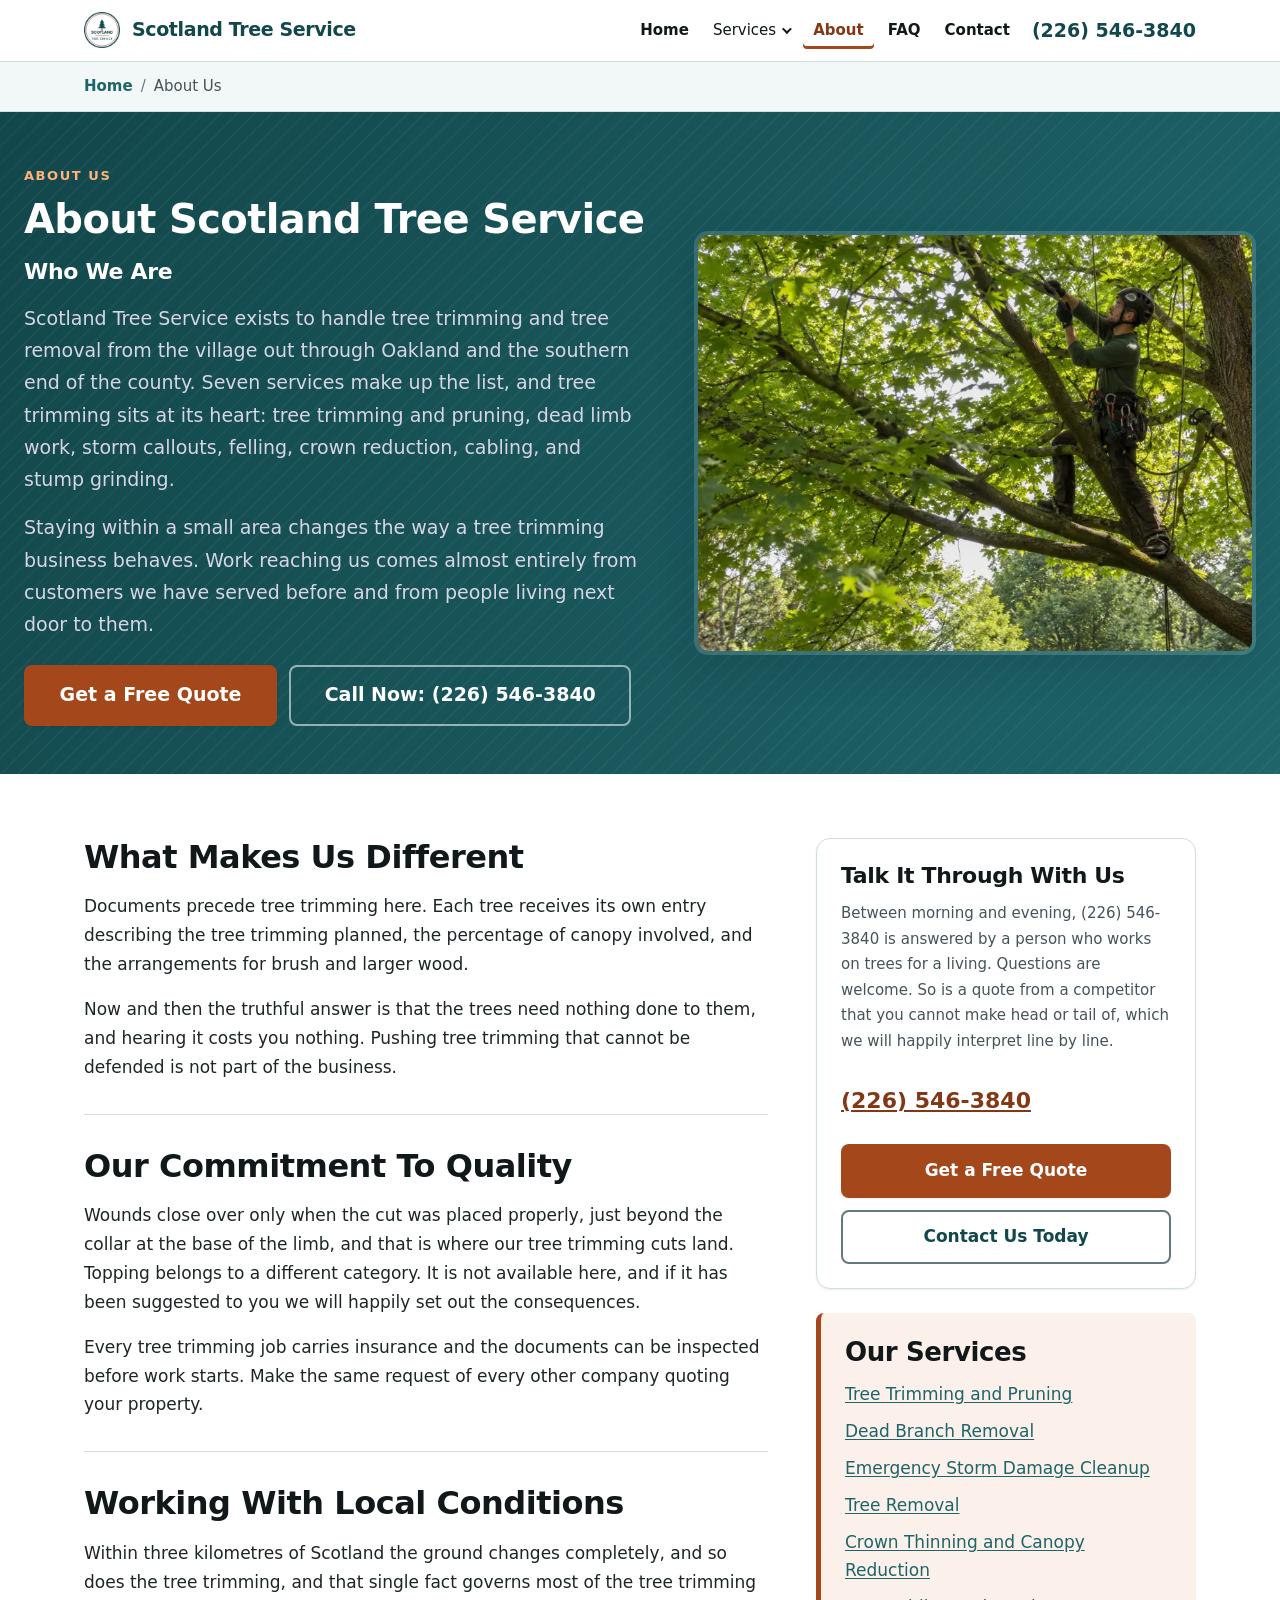
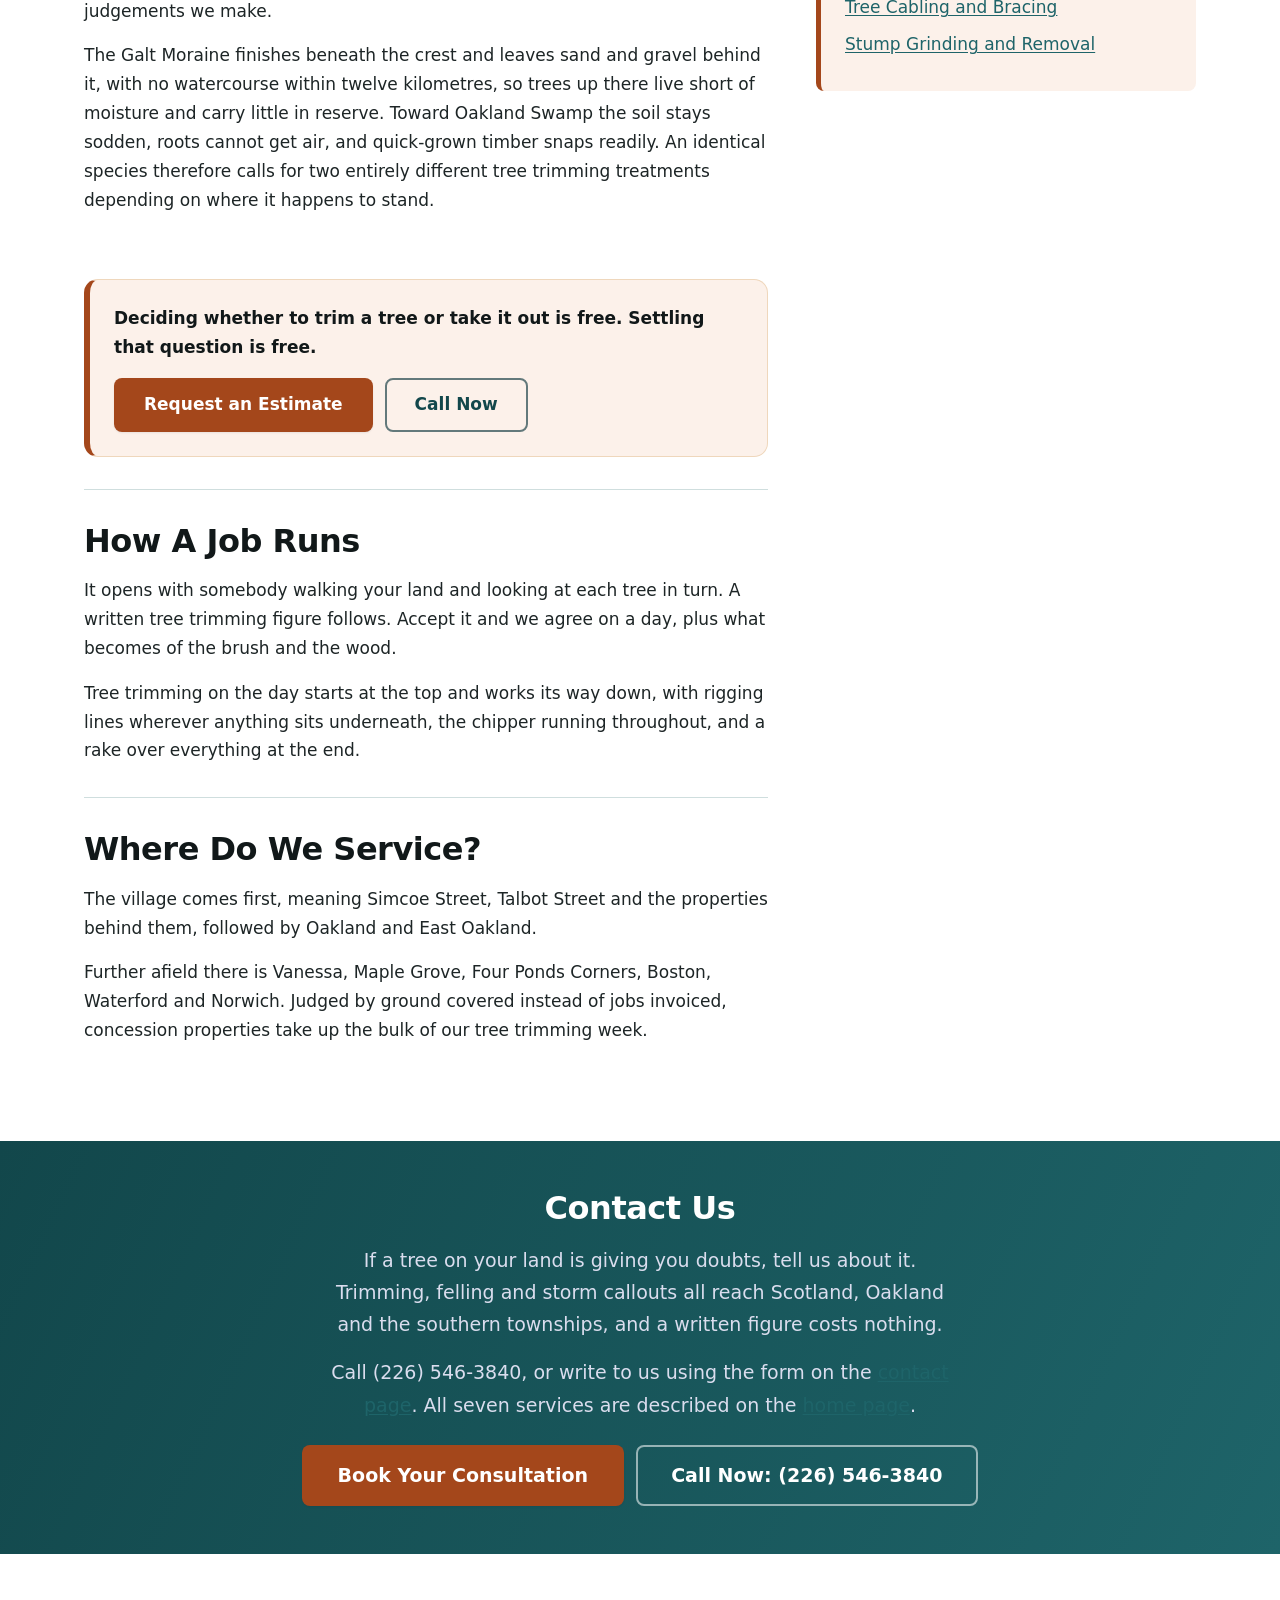
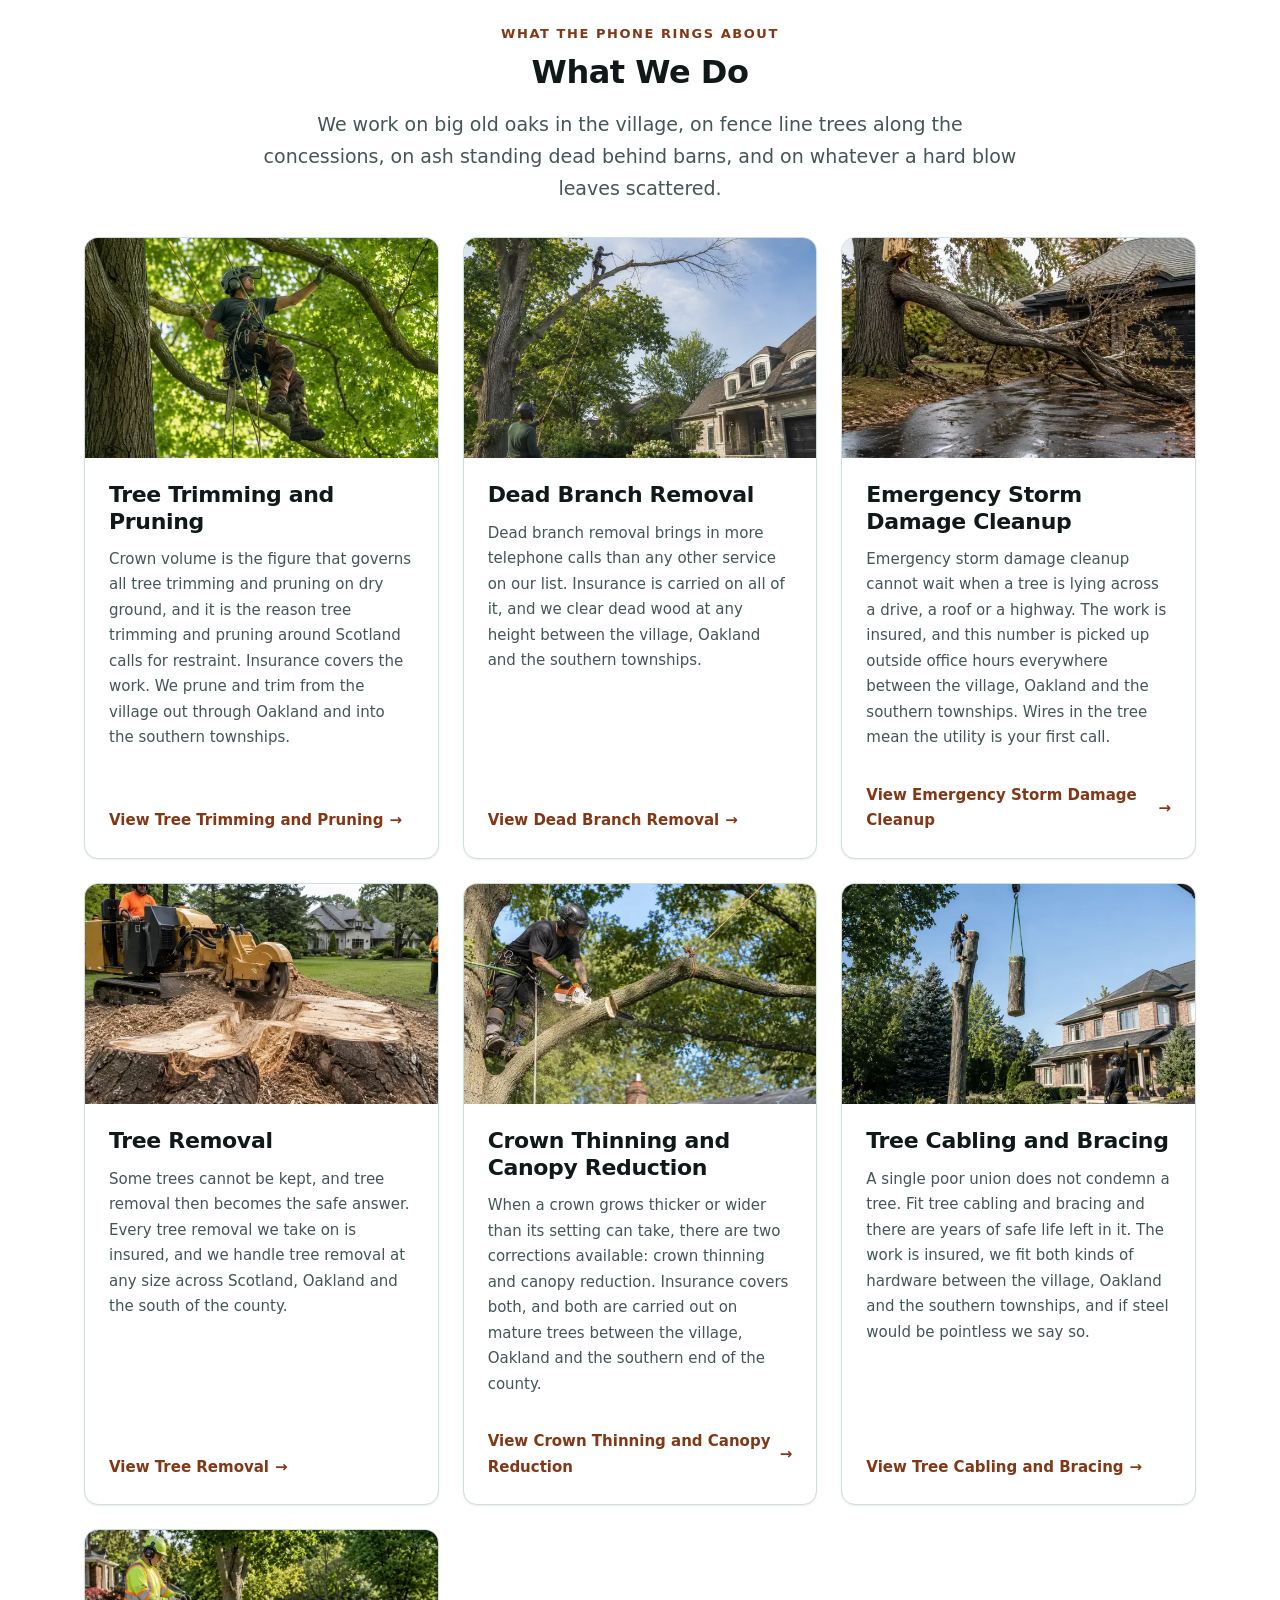
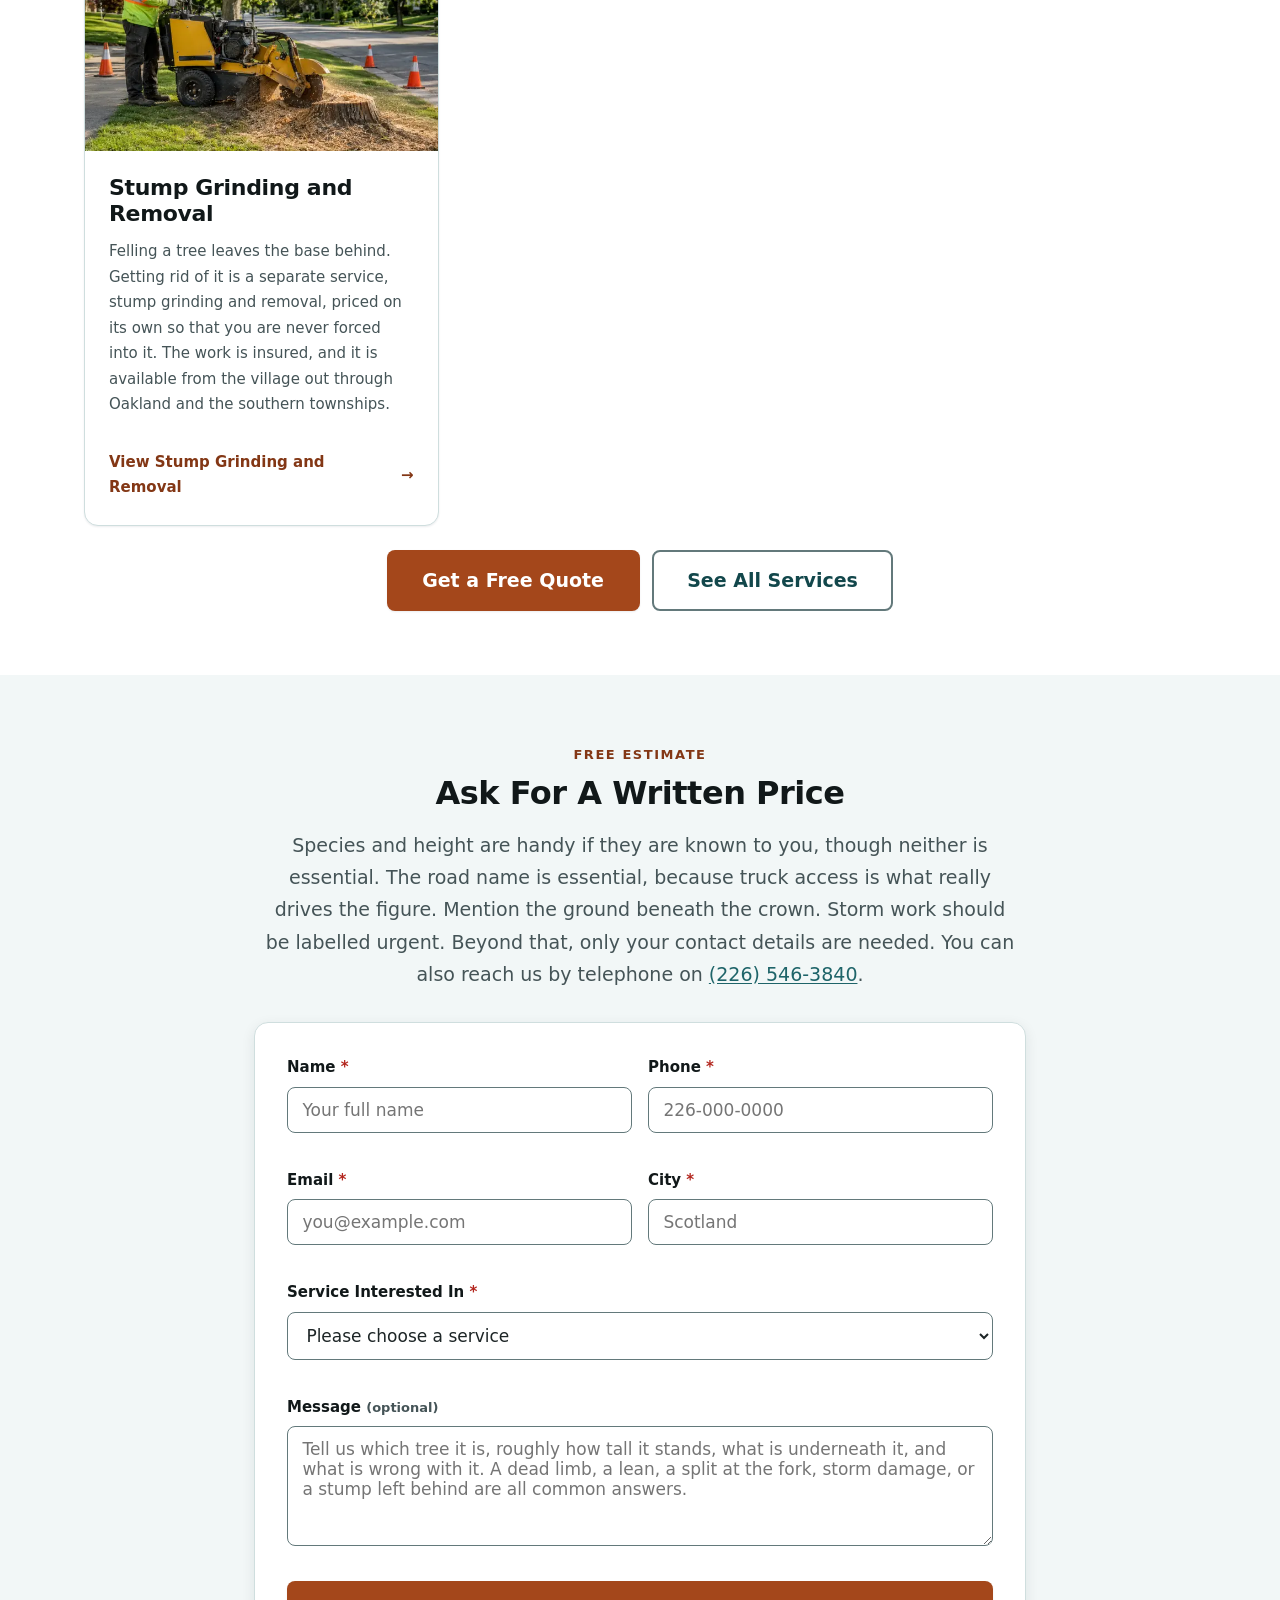
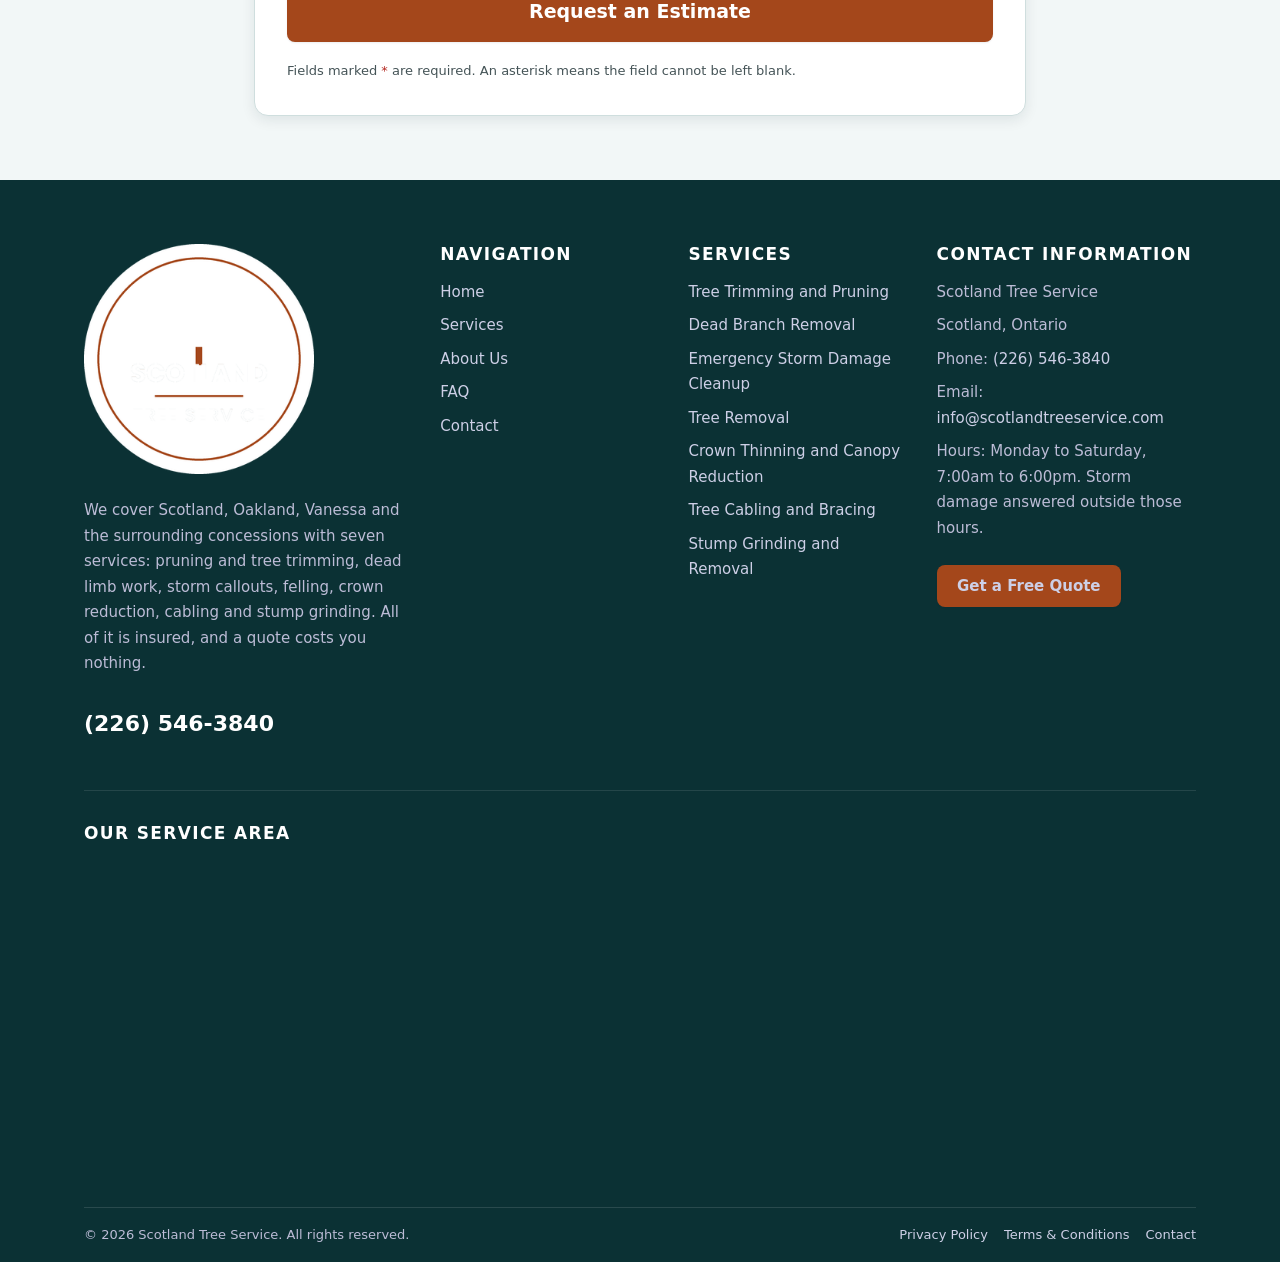
<file: site/about.html>
<!DOCTYPE html>
<html lang="en-CA">
<head>
<meta charset="utf-8">
<meta name="viewport" content="width=device-width, initial-scale=1">
<meta name="theme-color" content="#12474B">

<!-- ===== SEO: unique title + description ===== -->
<title>About Us | Scotland Tree Service, Ontario</title>
<meta name="description" content="A local tree service in Scotland, Ontario. Fully insured, written quotes, and no tree is ever topped. Call (226) 546-3840.">
<meta name="robots" content="index, follow, max-image-preview:large">
<meta name="author" content="Scotland Tree Service">
<meta name="geo.region" content="CA-ON">
<meta name="geo.placename" content="Scotland, Ontario">

<link rel="canonical" href="https://www.scotlandtreeservice.com/about">

<!-- ===== Open Graph / social sharing ===== -->
<meta property="og:type" content="website">
<meta property="og:site_name" content="Scotland Tree Service">
<meta property="og:locale" content="en_CA">
<meta property="og:title" content="About Us | Scotland Tree Service, Ontario">
<meta property="og:description" content="A local tree service in Scotland, Ontario. Fully insured, written quotes, and no tree is ever topped. Call (226) 546-3840.">
<meta property="og:url" content="https://www.scotlandtreeservice.com/about">
<meta property="og:image" content="https://www.scotlandtreeservice.com/images/og-image.jpg">
<meta property="og:image:width" content="1200">
<meta property="og:image:height" content="630">
<meta property="og:image:type" content="image/jpeg">
<meta property="og:image:alt" content="Scotland Tree Service - tree trimming in Scotland, Ontario">
<meta name="twitter:card" content="summary_large_image">
<meta name="twitter:title" content="About Us | Scotland Tree Service, Ontario">
<meta name="twitter:description" content="A local tree service in Scotland, Ontario. Fully insured, written quotes, and no tree is ever topped. Call (226) 546-3840.">
<meta name="twitter:image" content="https://www.scotlandtreeservice.com/images/og-image.jpg">

<!-- Fingerprinted. _headers caches /images/* for a year as immutable, and
     unlike the photographs these filenames never change - so without a
     ?v=<hash> a rebranded favicon can never reach anyone who already
     visited. Browsers ignore reloads for immutable assets; only a new URL
     works. -->
<link rel="icon" href="images/favicon.ico?v=dc7d6154" sizes="any">
<link rel="icon" type="image/png" sizes="32x32" href="images/icon-32.png?v=fe511a99">
<link rel="icon" type="image/png" sizes="16x16" href="images/icon-16.png?v=2eeb1114">
<link rel="apple-touch-icon" sizes="180x180" href="images/icon-180.png?v=2347e97f">
<link rel="manifest" href="site.webmanifest">
<link rel="stylesheet" href="style.css?v=99626802">
<script src="script.js?v=3b63bb79" defer></script>

<!-- ===== Schema.org: Local Business ===== -->
<script type="application/ld+json">
{
  "@context": "https://schema.org",
  "@type": "HomeAndConstructionBusiness",
  "@id": "https://www.scotlandtreeservice.com/#business",
  "name": "Scotland Tree Service",
  "description": "Tree trimming, tree removal and emergency storm damage cleanup for homes and property owners in Scotland, Ontario and the County of Brant.",
  "url": "https://www.scotlandtreeservice.com/",
  "telephone": "(226) 546-3840",
  "email": "info@scotlandtreeservice.com",
  "image": "https://www.scotlandtreeservice.com/images/og-image.jpg",
  "logo": "https://www.scotlandtreeservice.com/images/logo.png",
  "priceRange": "$$",
  "address": {
    "@type": "PostalAddress",
    "addressLocality": "Scotland",
    "addressRegion": "ON",
    "addressCountry": "CA"
  },
  "geo": {
    "@type": "GeoCoordinates",
    "latitude": "43.0246",
    "longitude": "-80.3743"
  },
  "openingHoursSpecification": [
    {
      "@type": "OpeningHoursSpecification",
      "dayOfWeek": [
        "Monday",
        "Tuesday",
        "Wednesday",
        "Thursday",
        "Friday",
        "Saturday"
      ],
      "opens": "07:00",
      "closes": "18:00"
    }
  ],
  "areaServed": [
    {
      "@type": "City",
      "name": "Scotland"
    },
    {
      "@type": "City",
      "name": "Oakland"
    },
    {
      "@type": "City",
      "name": "East Oakland"
    },
    {
      "@type": "City",
      "name": "Vanessa"
    },
    {
      "@type": "City",
      "name": "Maple Grove"
    },
    {
      "@type": "City",
      "name": "Four Ponds Corners"
    },
    {
      "@type": "City",
      "name": "Boston"
    },
    {
      "@type": "City",
      "name": "Waterford"
    },
    {
      "@type": "City",
      "name": "Norwich"
    }
  ],
  "hasOfferCatalog": {
    "@type": "OfferCatalog",
    "name": "Tree Trimming and Tree Removal Services",
    "itemListElement": [
      {
        "@type": "Offer",
        "itemOffered": {
          "@type": "Service",
          "name": "Tree Trimming and Pruning"
        }
      },
      {
        "@type": "Offer",
        "itemOffered": {
          "@type": "Service",
          "name": "Dead Branch Removal"
        }
      },
      {
        "@type": "Offer",
        "itemOffered": {
          "@type": "Service",
          "name": "Emergency Storm Damage Cleanup"
        }
      },
      {
        "@type": "Offer",
        "itemOffered": {
          "@type": "Service",
          "name": "Tree Removal"
        }
      },
      {
        "@type": "Offer",
        "itemOffered": {
          "@type": "Service",
          "name": "Crown Thinning and Canopy Reduction"
        }
      },
      {
        "@type": "Offer",
        "itemOffered": {
          "@type": "Service",
          "name": "Tree Cabling and Bracing"
        }
      },
      {
        "@type": "Offer",
        "itemOffered": {
          "@type": "Service",
          "name": "Stump Grinding and Removal"
        }
      }
    ]
  }
}
</script>
<script type="application/ld+json">
{
  "@context": "https://schema.org",
  "@type": "BreadcrumbList",
  "itemListElement": [
    {
      "@type": "ListItem",
      "position": 1,
      "name": "Home",
      "item": "https://www.scotlandtreeservice.com/"
    },
    {
      "@type": "ListItem",
      "position": 2,
      "name": "About Us",
      "item": "https://www.scotlandtreeservice.com/"
    }
  ]
}
</script>
</head>
<body>
<a class="skip-link" href="#main">Skip to main content</a>

<header class="site-header site-header--compact">
  <div class="container site-header__inner">
    <a class="logo" href="/" aria-label="Scotland Tree Service home page">
      <img src="images/icon-96.png" alt="Scotland Tree Service logo"
           width="36" height="36" fetchpriority="high">
      <span class="logo__text">
        <span class="logo__name">Scotland Tree Service</span>
      </span>
    </a>
    <button class="nav-burger" type="button" aria-expanded="false"
            aria-controls="primary-nav" aria-label="Open main menu">
      <span></span><span></span><span></span>
    </button>
    <nav class="nav" id="primary-nav" aria-label="Main navigation">
      <ul class="nav__list">
        <li><a class="nav__link" href="/">Home</a></li>
        <li class="nav__item--has-menu">
          <button class="nav__link nav__toggle" type="button"
                  aria-expanded="false" aria-controls="services-menu">Services</button>
          <ul class="nav__submenu" id="services-menu">
            <li><a href="/services">All Services</a></li>
            <li><a href="/tree-trimming-and-pruning">Tree Trimming and Pruning</a></li>
            <li><a href="/dead-branch-removal">Dead Branch Removal</a></li>
            <li><a href="/emergency-storm-damage-cleanup">Emergency Storm Damage Cleanup</a></li>
            <li><a href="/tree-removal">Tree Removal</a></li>
            <li><a href="/crown-thinning-and-canopy-reduction">Crown Thinning and Canopy Reduction</a></li>
            <li><a href="/tree-cabling-and-bracing">Tree Cabling and Bracing</a></li>
            <li><a href="/stump-grinding-and-removal">Stump Grinding and Removal</a></li>
          </ul>
        </li>
        <li><a class="nav__link" href="/about" aria-current="page">About</a></li>
        <li><a class="nav__link" href="/faq">FAQ</a></li>
        <li><a class="nav__link" href="/contact">Contact</a></li>
      </ul>
      <div class="header-cta">
        <a class="site-header__tel" href="tel:+12265463840">(226) 546-3840</a>
      </div>
    </nav>
  </div>
</header>

<!-- ============================= BREADCRUMBS ============================= -->
<nav class="breadcrumbs" aria-label="Breadcrumb">
  <div class="container">
    <ol>
      <li><a href="/">Home</a></li><li><span aria-current="page">About Us</span></li>
    </ol>
  </div>
</nav>

<main id="main">

<section class="hero hero--page hero--split" aria-labelledby="hero-heading">
  <div class="container hero__inner">
    <div class="hero__intro">
      <span class="eyebrow" style="color:#ffb37a;">About Us</span>
      <h1 id="hero-heading">About Scotland Tree Service</h1>
      <h2 style="color:#fff;font-size:var(--fs-lg);">Who We Are</h2>
      <p>Scotland Tree Service exists to handle tree trimming and tree removal from the village out through Oakland and the southern end of the county. Seven services make up the list, and tree trimming sits at its heart: tree trimming and pruning, dead limb work, storm callouts, felling, crown reduction, cabling, and stump grinding.</p>
      <p>Staying within a small area changes the way a tree trimming business behaves. Work reaching us comes almost entirely from customers we have served before and from people living next door to them.</p>
      <div class="btn-row">
        <a class="btn btn--primary btn--lg" href="#quote">Get a Free Quote</a>
        <a class="btn btn--ghost btn--lg" href="tel:+12265463840">Call Now: (226) 546-3840</a>
      </div>
    </div>
    <div class="hero__media">
      <picture>
        <source type="image/webp" srcset="images/about-scotland-800.webp 800w, images/about-scotland-1200.webp 1200w" sizes="(max-width: 1024px) 92vw, 460px">
        <img src="images/about-scotland-800.jpg" srcset="images/about-scotland-800.jpg 800w, images/about-scotland-1200.jpg 1200w" sizes="(max-width: 1024px) 92vw, 460px"
             alt="Climber ascending the trunk of a dying ash on rope and spikes" width="800" height="600" fetchpriority="high" decoding="async">
      </picture>
    </div>
  </div>
</section>

<section class="section" aria-labelledby="about-heading">
  <div class="container">
    <h2 id="about-heading" class="visually-hidden">About Scotland Tree Service</h2>
    <div class="layout-split">
      <div class="prose">
      <section class="content-block">
        <h2>What Makes Us Different</h2>
        <p>Documents precede tree trimming here. Each tree receives its own entry describing the tree trimming planned, the percentage of canopy involved, and the arrangements for brush and larger wood.</p>
        <p>Now and then the truthful answer is that the trees need nothing done to them, and hearing it costs you nothing. Pushing tree trimming that cannot be defended is not part of the business.</p>
      </section>
      <section class="content-block">
        <h2>Our Commitment To Quality</h2>
        <p>Wounds close over only when the cut was placed properly, just beyond the collar at the base of the limb, and that is where our tree trimming cuts land. Topping belongs to a different category. It is not available here, and if it has been suggested to you we will happily set out the consequences.</p>
        <p>Every tree trimming job carries insurance and the documents can be inspected before work starts. Make the same request of every other company quoting your property.</p>
      </section>
      <section class="content-block">
        <h2>Working With Local Conditions</h2>
        <p>Within three kilometres of Scotland the ground changes completely, and so does the tree trimming, and that single fact governs most of the tree trimming judgements we make.</p>
        <p>The Galt Moraine finishes beneath the crest and leaves sand and gravel behind it, with no watercourse within twelve kilometres, so trees up there live short of moisture and carry little in reserve. Toward Oakland Swamp the soil stays sodden, roots cannot get air, and quick-grown timber snaps readily. An identical species therefore calls for two entirely different tree trimming treatments depending on where it happens to stand.</p>
      </section>

      <!-- Mid-content conversion prompt -->
      <aside class="cta-inline" aria-label="Estimate call to action">
        <p>Deciding whether to trim a tree or take it out is free. Settling that question is free.</p>
        <div class="btn-row">
          <a class="btn btn--primary" href="#quote">Request an Estimate</a>
          <a class="btn btn--outline" href="tel:+12265463840">Call Now</a>
        </div>
      </aside>
      <section class="content-block">
        <h2>How A Job Runs</h2>
        <p>It opens with somebody walking your land and looking at each tree in turn. A written tree trimming figure follows. Accept it and we agree on a day, plus what becomes of the brush and the wood.</p>
        <p>Tree trimming on the day starts at the top and works its way down, with rigging lines wherever anything sits underneath, the chipper running throughout, and a rake over everything at the end.</p>
      </section>
      <section class="content-block">
        <h2>Where Do We Service?</h2>
        <p>The village comes first, meaning Simcoe Street, Talbot Street and the properties behind them, followed by Oakland and East Oakland.</p>
        <p>Further afield there is Vanessa, Maple Grove, Four Ponds Corners, Boston, Waterford and Norwich. Judged by ground covered instead of jobs invoiced, concession properties take up the bulk of our tree trimming week.</p>
      </section>
      </div>

      <!-- Sticky conversion sidebar -->
      <aside class="sidebar" aria-labelledby="sidebar-heading">
        <div class="card">
          <h3 id="sidebar-heading">Talk It Through With Us</h3>
          <p>Between morning and evening, (226) 546-3840 is answered by a person who works on trees for a living. Questions are welcome. So is a quote from a competitor that you cannot make head or tail of, which we will happily interpret line by line.</p>
          <p><a class="footer-phone" style="color:var(--color-accent-dark) !important;" href="tel:+12265463840">(226) 546-3840</a></p>
          <div class="btn-row">
            <a class="btn btn--primary btn--block" href="#quote">Get a Free Quote</a>
            <a class="btn btn--outline btn--block" href="/contact">Contact Us Today</a>
          </div>
        </div>
        <div class="panel" style="margin-top:var(--space-5);">
          <h3>Our Services</h3>
          <ul class="footer-list" style="padding:0;">
            <li><a href="/tree-trimming-and-pruning" style="color:var(--color-primary-light);">Tree Trimming and Pruning</a></li><li><a href="/dead-branch-removal" style="color:var(--color-primary-light);">Dead Branch Removal</a></li><li><a href="/emergency-storm-damage-cleanup" style="color:var(--color-primary-light);">Emergency Storm Damage Cleanup</a></li><li><a href="/tree-removal" style="color:var(--color-primary-light);">Tree Removal</a></li><li><a href="/crown-thinning-and-canopy-reduction" style="color:var(--color-primary-light);">Crown Thinning and Canopy Reduction</a></li><li><a href="/tree-cabling-and-bracing" style="color:var(--color-primary-light);">Tree Cabling and Bracing</a></li><li><a href="/stump-grinding-and-removal" style="color:var(--color-primary-light);">Stump Grinding and Removal</a></li>
          </ul>
        </div>
      </aside>

    </div>
  </div>
</section>

<section class="cta-band" aria-labelledby="about-close-heading">
  <div class="container">
    <h2 id="about-close-heading">Contact Us</h2>
    <p>If a tree on your land is giving you doubts, tell us about it. Trimming, felling and storm callouts all reach Scotland, Oakland and the southern townships, and a written figure costs nothing.</p>
    <p>Call (226) 546-3840, or write to us using the form on the <a href="/contact">contact page</a>. All seven services are described on the <a href="/">home page</a>.</p>
    <div class="btn-row is-centered">
      <a class="btn btn--primary btn--lg" href="#quote">Book Your Consultation</a>
      <a class="btn btn--ghost btn--lg" href="tel:+12265463840">Call Now: (226) 546-3840</a>
    </div>
  </div>
</section>


<!-- ============================= SERVICES GRID ============================= -->
<section class="section" id="services" aria-labelledby="services-heading">
  <div class="container">
    <div class="section-head is-centered">
      <span class="eyebrow">What The Phone Rings About</span>
      <h2 id="services-heading">What We Do</h2>
      <p class="lead">We work on big old oaks in the village, on fence line trees along the concessions, on ash standing dead behind barns, and on whatever a hard blow leaves scattered.</p>
    </div>
    <div class="grid grid--3">
      <article class="service-card">
        <div class="service-card__media">
          <picture>
            <source type="image/webp" srcset="images/service-tree-trimming-and-pruning-640.webp 640w, images/service-tree-trimming-and-pruning-960.webp 960w" sizes="(max-width: 620px) 92vw, (max-width: 1024px) 45vw, 340px">
            <img src="images/service-tree-trimming-and-pruning-640.jpg" srcset="images/service-tree-trimming-and-pruning-640.jpg 640w, images/service-tree-trimming-and-pruning-960.jpg 960w" sizes="(max-width: 620px) 92vw, (max-width: 1024px) 45vw, 340px"
                 alt="Climber tied in and working the upper growth of a mature maple" width="640" height="400" loading="lazy" decoding="async">
          </picture>
        </div>
        <div class="service-card__body">
          <h3><a href="/tree-trimming-and-pruning" style="text-decoration:none;color:inherit;">Tree Trimming and Pruning</a></h3>
          <p>Crown volume is the figure that governs all tree trimming and pruning on dry ground, and it is the reason tree trimming and pruning around Scotland calls for restraint. Insurance covers the work. We prune and trim from the village out through Oakland and into the southern townships.</p>
          <a class="service-card__link" href="/tree-trimming-and-pruning">View Tree Trimming and Pruning</a>
        </div>
      </article>
      <article class="service-card">
        <div class="service-card__media">
          <picture>
            <source type="image/webp" srcset="images/service-dead-branch-removal-640.webp 640w, images/service-dead-branch-removal-960.webp 960w" sizes="(max-width: 620px) 92vw, (max-width: 1024px) 45vw, 340px">
            <img src="images/service-dead-branch-removal-640.jpg" srcset="images/service-dead-branch-removal-640.jpg 640w, images/service-dead-branch-removal-960.jpg 960w" sizes="(max-width: 620px) 92vw, (max-width: 1024px) 45vw, 340px"
                 alt="Large broken limb caught in the crown above a lawn" width="640" height="400" loading="lazy" decoding="async">
          </picture>
        </div>
        <div class="service-card__body">
          <h3><a href="/dead-branch-removal" style="text-decoration:none;color:inherit;">Dead Branch Removal</a></h3>
          <p>Dead branch removal brings in more telephone calls than any other service on our list. Insurance is carried on all of it, and we clear dead wood at any height between the village, Oakland and the southern townships.</p>
          <a class="service-card__link" href="/dead-branch-removal">View Dead Branch Removal</a>
        </div>
      </article>
      <article class="service-card">
        <div class="service-card__media">
          <picture>
            <source type="image/webp" srcset="images/service-emergency-storm-damage-cleanup-640.webp 640w, images/service-emergency-storm-damage-cleanup-960.webp 960w" sizes="(max-width: 620px) 92vw, (max-width: 1024px) 45vw, 340px">
            <img src="images/service-emergency-storm-damage-cleanup-640.jpg" srcset="images/service-emergency-storm-damage-cleanup-640.jpg 640w, images/service-emergency-storm-damage-cleanup-960.jpg 960w" sizes="(max-width: 620px) 92vw, (max-width: 1024px) 45vw, 340px"
                 alt="Storm-thrown tree resting across a fence line after a blow" width="640" height="400" loading="lazy" decoding="async">
          </picture>
        </div>
        <div class="service-card__body">
          <h3><a href="/emergency-storm-damage-cleanup" style="text-decoration:none;color:inherit;">Emergency Storm Damage Cleanup</a></h3>
          <p>Emergency storm damage cleanup cannot wait when a tree is lying across a drive, a roof or a highway. The work is insured, and this number is picked up outside office hours everywhere between the village, Oakland and the southern townships. Wires in the tree mean the utility is your first call.</p>
          <a class="service-card__link" href="/emergency-storm-damage-cleanup">View Emergency Storm Damage Cleanup</a>
        </div>
      </article>
      <article class="service-card">
        <div class="service-card__media">
          <picture>
            <source type="image/webp" srcset="images/service-tree-removal-640.webp 640w, images/service-tree-removal-960.webp 960w" sizes="(max-width: 620px) 92vw, (max-width: 1024px) 45vw, 340px">
            <img src="images/service-tree-removal-640.jpg" srcset="images/service-tree-removal-640.jpg 640w, images/service-tree-removal-960.jpg 960w" sizes="(max-width: 620px) 92vw, (max-width: 1024px) 45vw, 340px"
                 alt="Bucket truck raised into a roadside tree on a concession road" width="640" height="400" loading="lazy" decoding="async">
          </picture>
        </div>
        <div class="service-card__body">
          <h3><a href="/tree-removal" style="text-decoration:none;color:inherit;">Tree Removal</a></h3>
          <p>Some trees cannot be kept, and tree removal then becomes the safe answer. Every tree removal we take on is insured, and we handle tree removal at any size across Scotland, Oakland and the south of the county.</p>
          <a class="service-card__link" href="/tree-removal">View Tree Removal</a>
        </div>
      </article>
      <article class="service-card">
        <div class="service-card__media">
          <picture>
            <source type="image/webp" srcset="images/service-crown-thinning-and-canopy-reduction-640.webp 640w, images/service-crown-thinning-and-canopy-reduction-960.webp 960w" sizes="(max-width: 620px) 92vw, (max-width: 1024px) 45vw, 340px">
            <img src="images/service-crown-thinning-and-canopy-reduction-640.jpg" srcset="images/service-crown-thinning-and-canopy-reduction-640.jpg 640w, images/service-crown-thinning-and-canopy-reduction-960.jpg 960w" sizes="(max-width: 620px) 92vw, (max-width: 1024px) 45vw, 340px"
                 alt="Climber on a long horizontal limb with rigging lines set" width="640" height="400" loading="lazy" decoding="async">
          </picture>
        </div>
        <div class="service-card__body">
          <h3><a href="/crown-thinning-and-canopy-reduction" style="text-decoration:none;color:inherit;">Crown Thinning and Canopy Reduction</a></h3>
          <p>When a crown grows thicker or wider than its setting can take, there are two corrections available: crown thinning and canopy reduction. Insurance covers both, and both are carried out on mature trees between the village, Oakland and the southern end of the county.</p>
          <a class="service-card__link" href="/crown-thinning-and-canopy-reduction">View Crown Thinning and Canopy Reduction</a>
        </div>
      </article>
      <article class="service-card">
        <div class="service-card__media">
          <picture>
            <source type="image/webp" srcset="images/service-tree-cabling-and-bracing-640.webp 640w, images/service-tree-cabling-and-bracing-960.webp 960w" sizes="(max-width: 620px) 92vw, (max-width: 1024px) 45vw, 340px">
            <img src="images/service-tree-cabling-and-bracing-640.jpg" srcset="images/service-tree-cabling-and-bracing-640.jpg 640w, images/service-tree-cabling-and-bracing-960.jpg 960w" sizes="(max-width: 620px) 92vw, (max-width: 1024px) 45vw, 340px"
                 alt="Fork split open on a multi-stemmed trunk over a village lot" width="640" height="400" loading="lazy" decoding="async">
          </picture>
        </div>
        <div class="service-card__body">
          <h3><a href="/tree-cabling-and-bracing" style="text-decoration:none;color:inherit;">Tree Cabling and Bracing</a></h3>
          <p>A single poor union does not condemn a tree. Fit tree cabling and bracing and there are years of safe life left in it. The work is insured, we fit both kinds of hardware between the village, Oakland and the southern townships, and if steel would be pointless we say so.</p>
          <a class="service-card__link" href="/tree-cabling-and-bracing">View Tree Cabling and Bracing</a>
        </div>
      </article>
      <article class="service-card">
        <div class="service-card__media">
          <picture>
            <source type="image/webp" srcset="images/service-stump-grinding-and-removal-640.webp 640w, images/service-stump-grinding-and-removal-960.webp 960w" sizes="(max-width: 620px) 92vw, (max-width: 1024px) 45vw, 340px">
            <img src="images/service-stump-grinding-and-removal-640.jpg" srcset="images/service-stump-grinding-and-removal-640.jpg 640w, images/service-stump-grinding-and-removal-960.jpg 960w" sizes="(max-width: 620px) 92vw, (max-width: 1024px) 45vw, 340px"
                 alt="Ground-out stump face with the grinder alongside" width="640" height="400" loading="lazy" decoding="async">
          </picture>
        </div>
        <div class="service-card__body">
          <h3><a href="/stump-grinding-and-removal" style="text-decoration:none;color:inherit;">Stump Grinding and Removal</a></h3>
          <p>Felling a tree leaves the base behind. Getting rid of it is a separate service, stump grinding and removal, priced on its own so that you are never forced into it. The work is insured, and it is available from the village out through Oakland and the southern townships.</p>
          <a class="service-card__link" href="/stump-grinding-and-removal">View Stump Grinding and Removal</a>
        </div>
      </article>
    </div>
    <div class="btn-row is-centered">
      <a class="btn btn--primary btn--lg" href="#quote">Get a Free Quote</a>
      <a class="btn btn--outline btn--lg" href="/services">See All Services</a>
    </div>
  </div>
</section>



<!-- ============================= LEAD INTAKE FORM ============================= -->
<section class="section section--alt" id="quote" aria-labelledby="quote-heading">
  <div class="container container--narrow">
    <div class="section-head is-centered">
      <span class="eyebrow">Free Estimate</span>
      <h2 id="quote-heading">Ask For A Written Price</h2>
      <p class="lead">Species and height are handy if they are known to you, though neither is essential. The road name is essential, because truck access is what really drives the figure. Mention the ground beneath the crown. Storm work should be labelled urgent. Beyond that, only your contact details are needed.
        You can also reach us by telephone on <a href="tel:+12265463840">(226) 546-3840</a>.</p>
    </div>

    <div class="form-wrap">
      <!-- Success message: revealed by script.js after successful validation -->
      <div class="form-success" role="status" aria-live="polite">
        <div>
          <strong>Thanks &mdash; your request has been received.</strong>
          That has reached us. Somebody will get back to you on the next working day.
          For anything urgent, call <a href="tel:+12265463840">(226) 546-3840</a>.
        </div>
      </div>

      <!-- BACKEND: set SHEET_ENDPOINT in script.js to deliver these to your Google Sheet. -->
      <form class="lead-form" action="#" method="post" novalidate
            data-source="About" aria-labelledby="quote-heading">
        <div class="form-grid">

          <div class="field">
            <label for="lf-name">Name <span class="req" aria-hidden="true">*</span></label>
            <input type="text" id="lf-name" name="name" autocomplete="name"
                   data-label="Name" placeholder="Your full name" required>
            <span class="field__error" aria-live="polite"></span>
          </div>

          <div class="field">
            <label for="lf-phone">Phone <span class="req" aria-hidden="true">*</span></label>
            <input type="tel" id="lf-phone" name="phone" autocomplete="tel"
                   data-label="Phone" placeholder="226-000-0000" required>
            <span class="field__error" aria-live="polite"></span>
          </div>

          <div class="field">
            <label for="lf-email">Email <span class="req" aria-hidden="true">*</span></label>
            <input type="email" id="lf-email" name="email" autocomplete="email"
                   data-label="Email" placeholder="you@example.com" required>
            <span class="field__error" aria-live="polite"></span>
          </div>

          <div class="field">
            <label for="lf-city">City <span class="req" aria-hidden="true">*</span></label>
            <input type="text" id="lf-city" name="city" autocomplete="address-level2"
                   data-label="City" placeholder="Scotland" required>
            <span class="field__error" aria-live="polite"></span>
          </div>

          <div class="field field--full">
            <label for="lf-service">Service Interested In <span class="req" aria-hidden="true">*</span></label>
            <select id="lf-service" name="service" data-label="Service interested in" required>
            <option value="">Please choose a service</option>
            <option value="Tree trimming or pruning">Tree trimming or pruning</option>
            <option value="Dead or hanging branches">Dead or hanging branches</option>
            <option value="Storm damage - urgent">Storm damage - urgent</option>
            <option value="Tree removal">Tree removal</option>
            <option value="Crown thinning or height reduction">Crown thinning or height reduction</option>
            <option value="Cabling or bracing a weak tree">Cabling or bracing a weak tree</option>
            <option value="Stump grinding">Stump grinding</option>
            <option value="Not sure - please advise">Not sure - please advise</option>
            </select>
            <span class="field__error" aria-live="polite"></span>
          </div>

          <div class="field field--full">
            <label for="lf-message">Message <span class="field__optional">(optional)</span></label>
            <textarea id="lf-message" name="message" data-label="Message"
                      
                      placeholder="Tell us which tree it is, roughly how tall it stands, what is underneath it, and what is wrong with it. A dead limb, a lean, a split at the fork, storm damage, or a stump left behind are all common answers."></textarea>
            <span class="field__error" aria-live="polite"></span>
          </div>

          <!-- Honeypot: hidden from people, filled in by bots. Not a real field. -->
          <div class="field field--full" aria-hidden="true"
               style="position:absolute;left:-9999px;width:1px;height:1px;overflow:hidden;">
            <label for="lf-botcheck">Leave this field empty</label>
            <input type="text" id="lf-botcheck" name="botcheck" tabindex="-1" autocomplete="off">
          </div>

          <div class="field field--full">
            <button class="btn btn--primary btn--lg btn--block" type="submit">Request an Estimate</button>
            <p class="form-note">Fields marked <span class="req" aria-hidden="true">*</span> are required.
              An asterisk means the field cannot be left blank.</p>
          </div>

        </div>
      </form>
    </div>
  </div>
</section>

</main>

<!-- ============================= FOOTER ============================= -->
<footer class="site-footer">
  <div class="container">
    <div class="footer-grid">

      <div class="footer-brand">
        <a class="footer-logo" href="/" aria-label="Scotland Tree Service home page">
          <img src="images/wordmark-light-300.png"
               alt="Scotland Tree Service" width="300" height="310" loading="lazy">
        </a>
        <p>We cover Scotland, Oakland, Vanessa and the surrounding concessions with seven services: pruning and tree trimming, dead limb work, storm callouts, felling, crown reduction, cabling and stump grinding. All of it is insured, and a quote costs you nothing.</p>
        <a class="footer-phone" href="tel:+12265463840">(226) 546-3840</a>
      </div>

      <nav aria-labelledby="footer-nav-heading">
        <h3 id="footer-nav-heading">Navigation</h3>
        <ul class="footer-list">
          <li><a href="/">Home</a></li>
          <li><a href="/services">Services</a></li>
          <li><a href="/about">About Us</a></li>
          <li><a href="/faq">FAQ</a></li>
          <li><a href="/contact">Contact</a></li>
        </ul>
      </nav>

      <nav aria-labelledby="footer-svc-heading">
        <h3 id="footer-svc-heading">Services</h3>
        <ul class="footer-list"><li><a href="/tree-trimming-and-pruning">Tree Trimming and Pruning</a></li><li><a href="/dead-branch-removal">Dead Branch Removal</a></li><li><a href="/emergency-storm-damage-cleanup">Emergency Storm Damage Cleanup</a></li><li><a href="/tree-removal">Tree Removal</a></li><li><a href="/crown-thinning-and-canopy-reduction">Crown Thinning and Canopy Reduction</a></li><li><a href="/tree-cabling-and-bracing">Tree Cabling and Bracing</a></li><li><a href="/stump-grinding-and-removal">Stump Grinding and Removal</a></li></ul>
      </nav>

      <div>
        <h3>Contact Information</h3>
        <ul class="footer-list">
          <li>Scotland Tree Service</li>
          <li>Scotland, Ontario</li>
          <li>Phone: <a href="tel:+12265463840">(226) 546-3840</a></li>
          <li>Email: <a href="mailto:info@scotlandtreeservice.com">info@scotlandtreeservice.com</a></li>
          <li>Hours: Monday to Saturday, 7:00am to 6:00pm. Storm damage answered outside those hours.</li>
        </ul>
        <div class="btn-row">
          <a class="btn btn--primary btn--sm" href="#quote">Get a Free Quote</a>
        </div>
      </div>

    </div>

    <!-- Service area map.
         The embed ships from Google at a fixed 600x450. Those attributes are
         kept so the browser reserves the right box before the frame loads and
         the footer does not jump, but CSS overrides the rendered size to fill
         the container. loading="lazy" is deliberate: this is the last thing on
         the page and it must not cost anything on first paint. -->
    <section class="footer-map" aria-labelledby="footer-map-heading">
      <h3 id="footer-map-heading">Our Service Area</h3>
      <iframe
        title="Map of the the County of Brant service area covered by Scotland Tree Service"
        src="https://www.google.com/maps/embed?pb=!1m3!2m1!1sScotland,+Ontario,+Canada!6i14"
        width="600" height="450" loading="lazy" allowfullscreen=""
        referrerpolicy="strict-origin-when-cross-origin"></iframe>
    </section>

    <div class="footer-bottom">
      <p style="margin:0;">&copy; <span data-year>2026</span> Scotland Tree Service. All rights reserved.</p>
      <ul class="footer-legal">
        <li><a href="/privacy-policy">Privacy Policy</a></li>
        <li><a href="/terms">Terms &amp; Conditions</a></li>
        <li><a href="/contact">Contact</a></li>
      </ul>
    </div>
  </div>
</footer>

<!-- Sticky mobile call bar -->
<div class="call-bar" role="region" aria-label="Quick contact">
  <a class="btn btn--primary" href="tel:+12265463840">Call Now</a>
  <a class="btn btn--secondary" href="#quote">Get a Free Quote</a>
</div>

<!-- Scroll to top -->
<button class="to-top" type="button" aria-label="Scroll back to top of page">
  <svg viewBox="0 0 24 24" aria-hidden="true" focusable="false"><path d="M12 4l8 8h-5v8H9v-8H4z"/></svg>
</button>

</body>
</html>
</file>
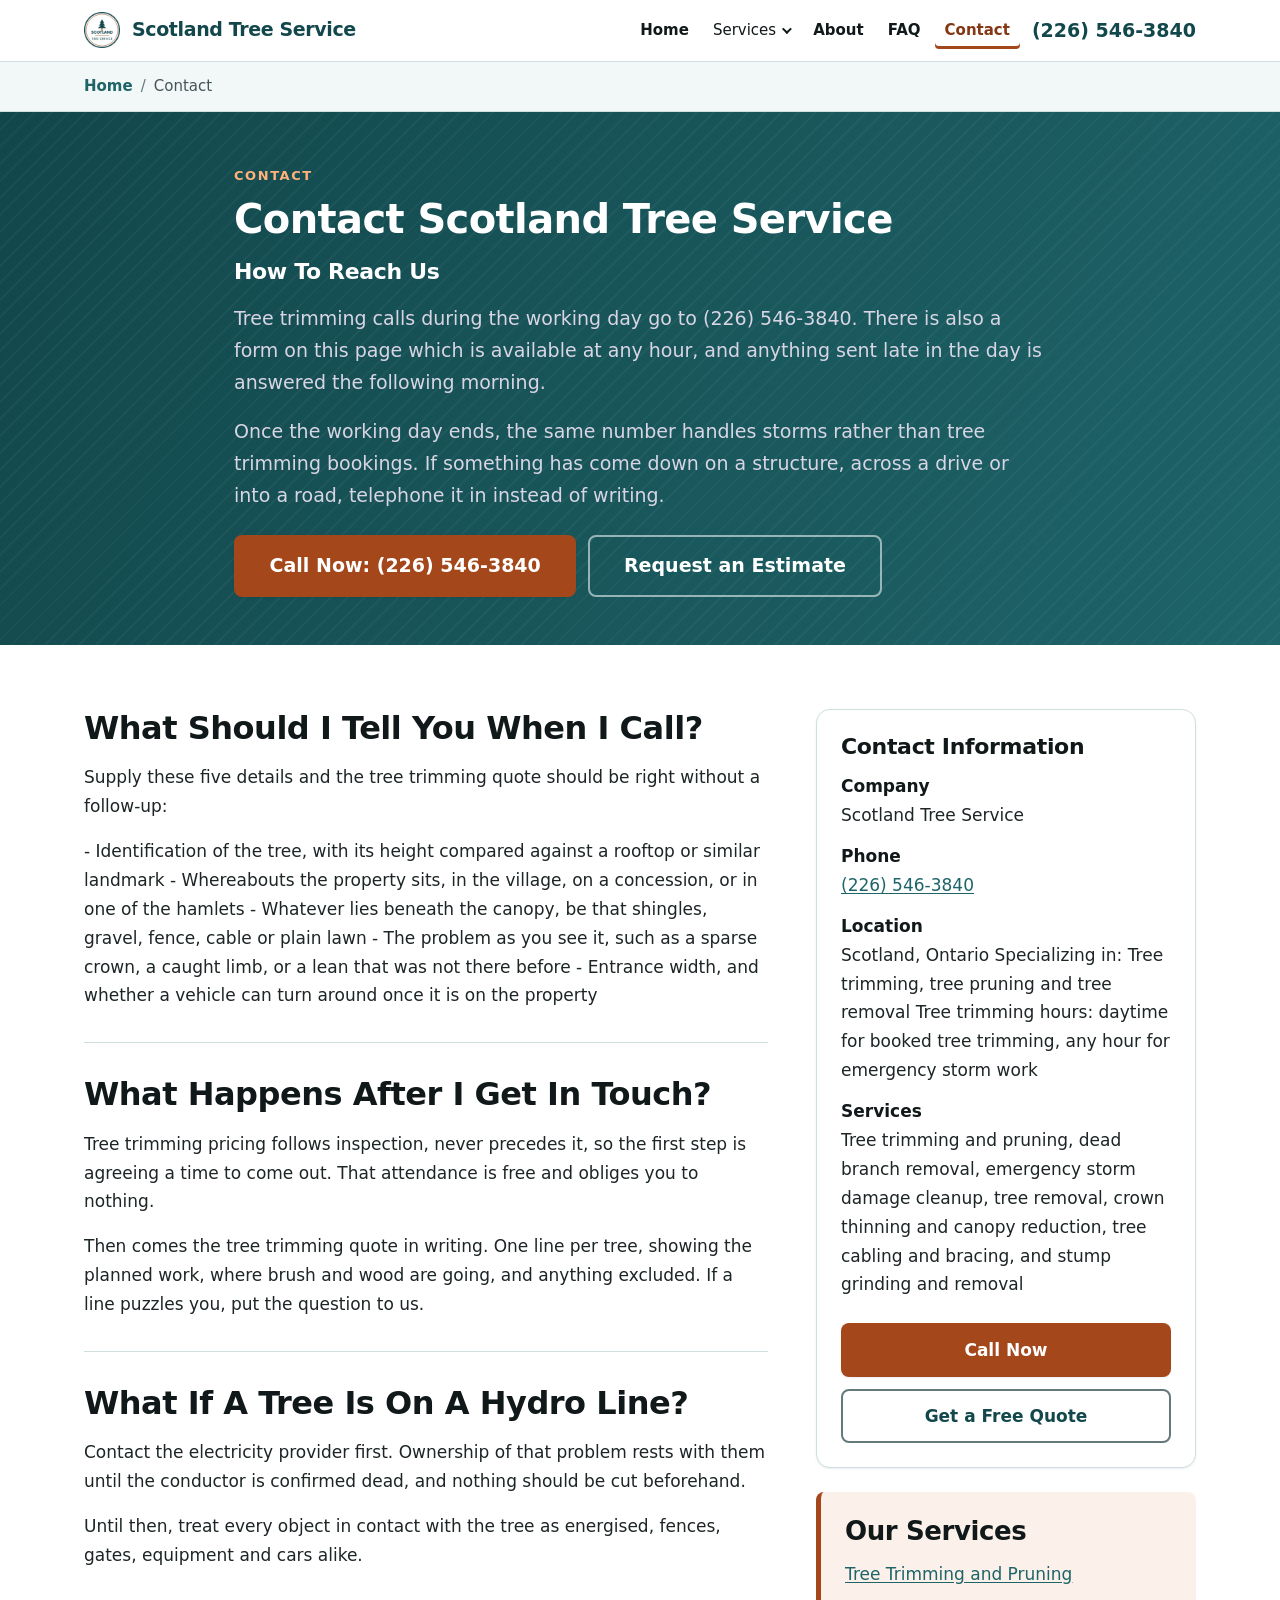
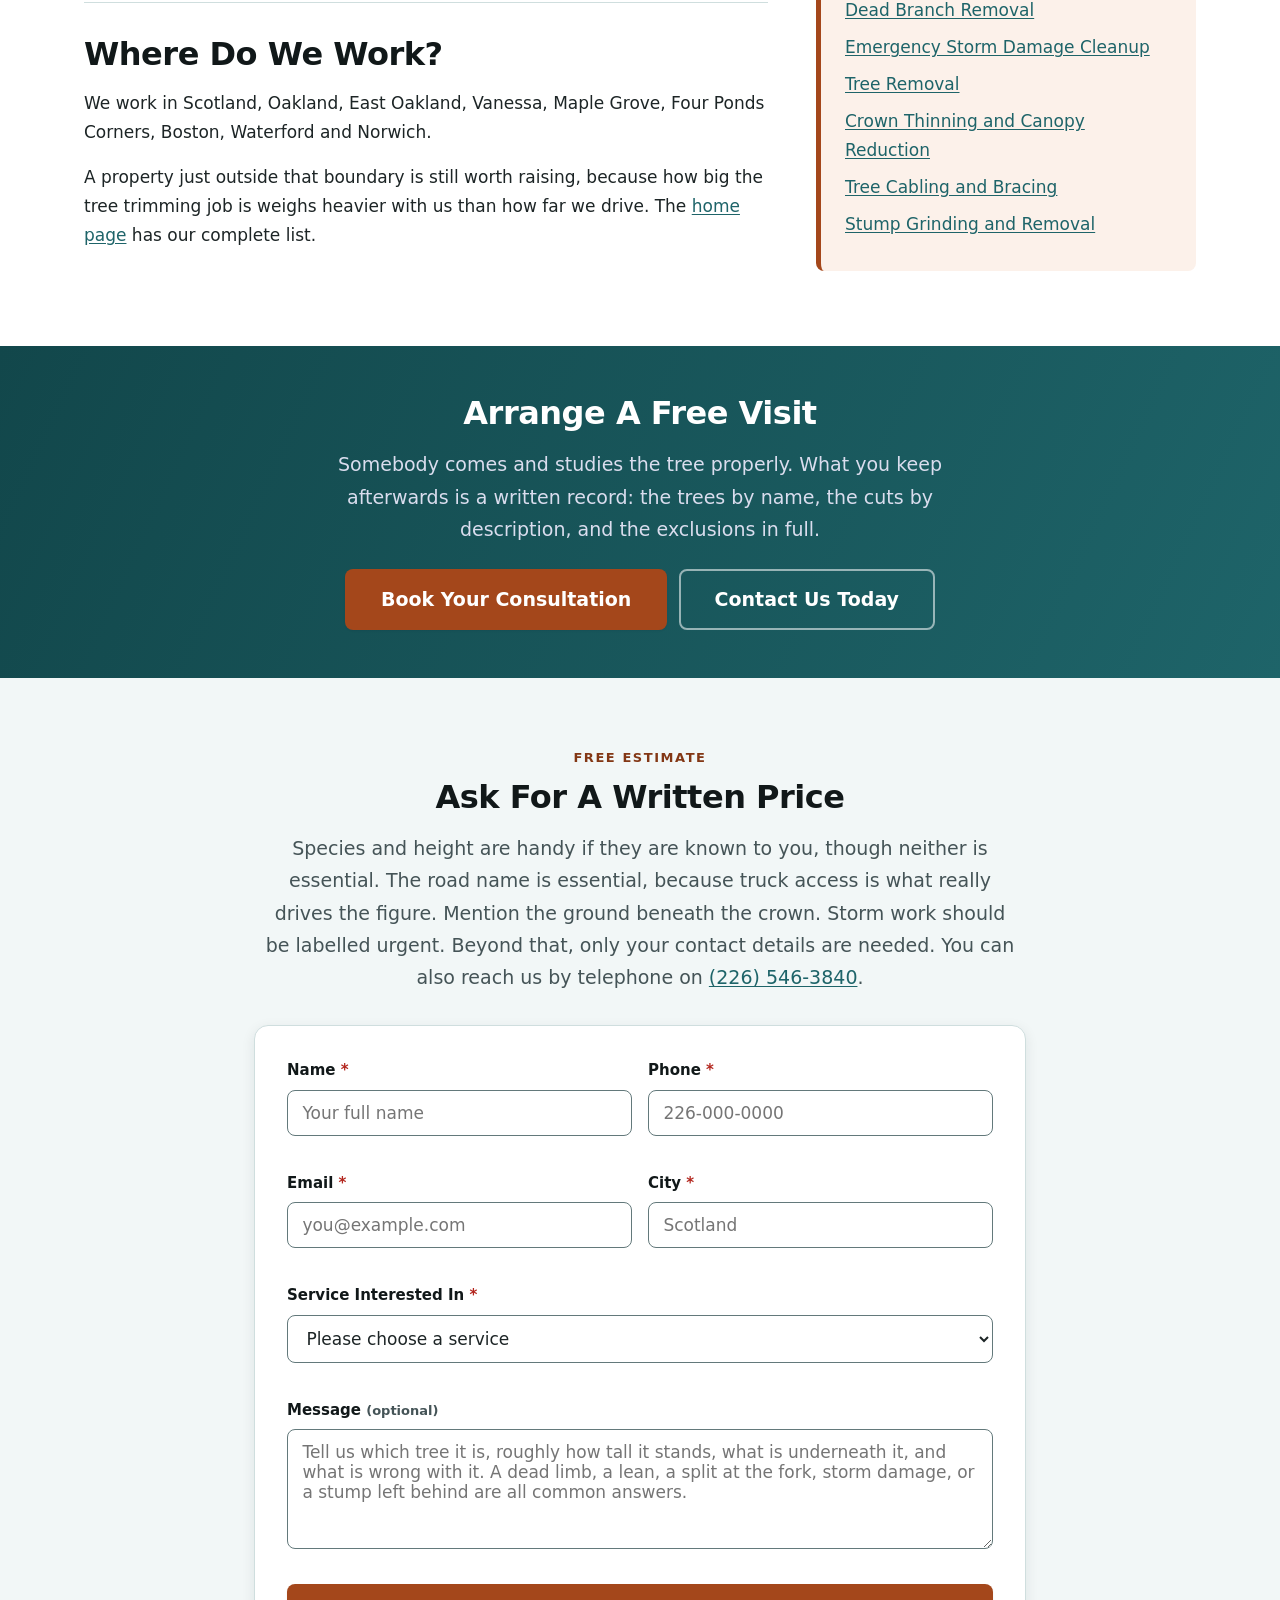
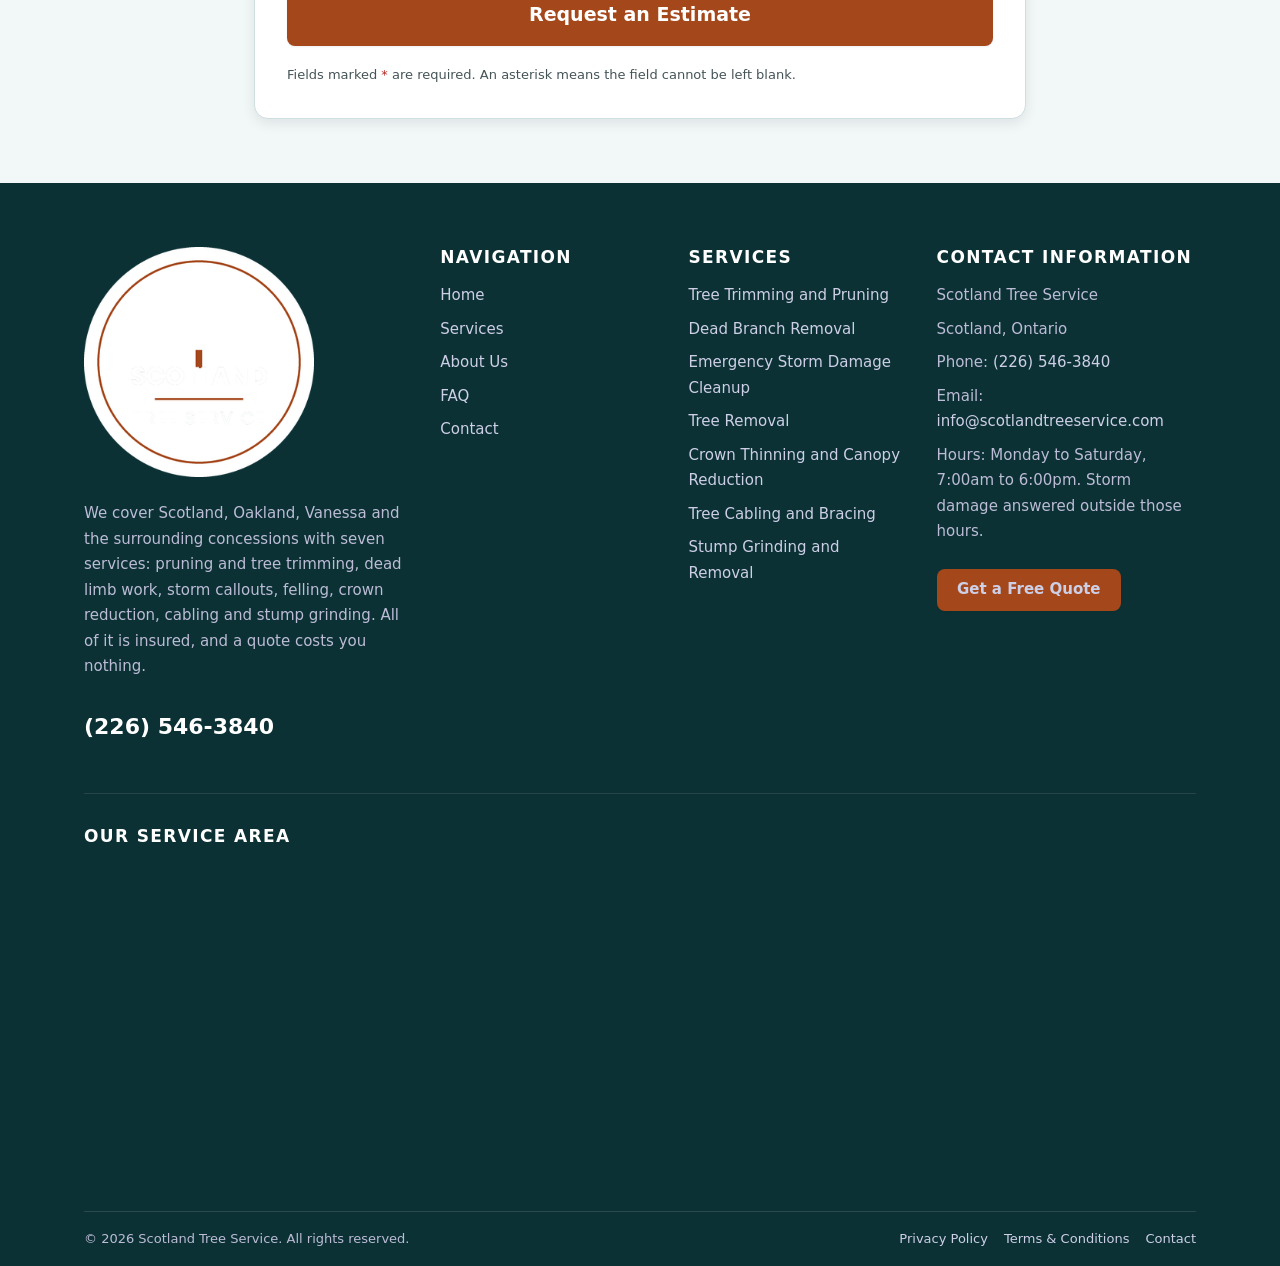
<file: site/contact.html>
<!DOCTYPE html>
<html lang="en-CA">
<head>
<meta charset="utf-8">
<meta name="viewport" content="width=device-width, initial-scale=1">
<meta name="theme-color" content="#12474B">

<!-- ===== SEO: unique title + description ===== -->
<title>Contact Us | Scotland Tree Service, Ontario</title>
<meta name="description" content="Scotland Tree Service can be reached on (226) 546-3840 for tree trimming, tree removal and storm work from the village out through Oakland.">
<meta name="robots" content="index, follow, max-image-preview:large">
<meta name="author" content="Scotland Tree Service">
<meta name="geo.region" content="CA-ON">
<meta name="geo.placename" content="Scotland, Ontario">

<link rel="canonical" href="https://www.scotlandtreeservice.com/contact">

<!-- ===== Open Graph / social sharing ===== -->
<meta property="og:type" content="website">
<meta property="og:site_name" content="Scotland Tree Service">
<meta property="og:locale" content="en_CA">
<meta property="og:title" content="Contact Us | Scotland Tree Service, Ontario">
<meta property="og:description" content="Scotland Tree Service can be reached on (226) 546-3840 for tree trimming, tree removal and storm work from the village out through Oakland.">
<meta property="og:url" content="https://www.scotlandtreeservice.com/contact">
<meta property="og:image" content="https://www.scotlandtreeservice.com/images/og-image.jpg">
<meta property="og:image:width" content="1200">
<meta property="og:image:height" content="630">
<meta property="og:image:type" content="image/jpeg">
<meta property="og:image:alt" content="Scotland Tree Service - tree trimming in Scotland, Ontario">
<meta name="twitter:card" content="summary_large_image">
<meta name="twitter:title" content="Contact Us | Scotland Tree Service, Ontario">
<meta name="twitter:description" content="Scotland Tree Service can be reached on (226) 546-3840 for tree trimming, tree removal and storm work from the village out through Oakland.">
<meta name="twitter:image" content="https://www.scotlandtreeservice.com/images/og-image.jpg">

<!-- Fingerprinted. _headers caches /images/* for a year as immutable, and
     unlike the photographs these filenames never change - so without a
     ?v=<hash> a rebranded favicon can never reach anyone who already
     visited. Browsers ignore reloads for immutable assets; only a new URL
     works. -->
<link rel="icon" href="images/favicon.ico?v=dc7d6154" sizes="any">
<link rel="icon" type="image/png" sizes="32x32" href="images/icon-32.png?v=fe511a99">
<link rel="icon" type="image/png" sizes="16x16" href="images/icon-16.png?v=2eeb1114">
<link rel="apple-touch-icon" sizes="180x180" href="images/icon-180.png?v=2347e97f">
<link rel="manifest" href="site.webmanifest">
<link rel="stylesheet" href="style.css?v=99626802">
<script src="script.js?v=3b63bb79" defer></script>

<!-- ===== Schema.org: Local Business ===== -->
<script type="application/ld+json">
{
  "@context": "https://schema.org",
  "@type": "HomeAndConstructionBusiness",
  "@id": "https://www.scotlandtreeservice.com/#business",
  "name": "Scotland Tree Service",
  "description": "Tree trimming, tree removal and emergency storm damage cleanup for homes and property owners in Scotland, Ontario and the County of Brant.",
  "url": "https://www.scotlandtreeservice.com/",
  "telephone": "(226) 546-3840",
  "email": "info@scotlandtreeservice.com",
  "image": "https://www.scotlandtreeservice.com/images/og-image.jpg",
  "logo": "https://www.scotlandtreeservice.com/images/logo.png",
  "priceRange": "$$",
  "address": {
    "@type": "PostalAddress",
    "addressLocality": "Scotland",
    "addressRegion": "ON",
    "addressCountry": "CA"
  },
  "geo": {
    "@type": "GeoCoordinates",
    "latitude": "43.0246",
    "longitude": "-80.3743"
  },
  "openingHoursSpecification": [
    {
      "@type": "OpeningHoursSpecification",
      "dayOfWeek": [
        "Monday",
        "Tuesday",
        "Wednesday",
        "Thursday",
        "Friday",
        "Saturday"
      ],
      "opens": "07:00",
      "closes": "18:00"
    }
  ],
  "areaServed": [
    {
      "@type": "City",
      "name": "Scotland"
    },
    {
      "@type": "City",
      "name": "Oakland"
    },
    {
      "@type": "City",
      "name": "East Oakland"
    },
    {
      "@type": "City",
      "name": "Vanessa"
    },
    {
      "@type": "City",
      "name": "Maple Grove"
    },
    {
      "@type": "City",
      "name": "Four Ponds Corners"
    },
    {
      "@type": "City",
      "name": "Boston"
    },
    {
      "@type": "City",
      "name": "Waterford"
    },
    {
      "@type": "City",
      "name": "Norwich"
    }
  ],
  "hasOfferCatalog": {
    "@type": "OfferCatalog",
    "name": "Tree Trimming and Tree Removal Services",
    "itemListElement": [
      {
        "@type": "Offer",
        "itemOffered": {
          "@type": "Service",
          "name": "Tree Trimming and Pruning"
        }
      },
      {
        "@type": "Offer",
        "itemOffered": {
          "@type": "Service",
          "name": "Dead Branch Removal"
        }
      },
      {
        "@type": "Offer",
        "itemOffered": {
          "@type": "Service",
          "name": "Emergency Storm Damage Cleanup"
        }
      },
      {
        "@type": "Offer",
        "itemOffered": {
          "@type": "Service",
          "name": "Tree Removal"
        }
      },
      {
        "@type": "Offer",
        "itemOffered": {
          "@type": "Service",
          "name": "Crown Thinning and Canopy Reduction"
        }
      },
      {
        "@type": "Offer",
        "itemOffered": {
          "@type": "Service",
          "name": "Tree Cabling and Bracing"
        }
      },
      {
        "@type": "Offer",
        "itemOffered": {
          "@type": "Service",
          "name": "Stump Grinding and Removal"
        }
      }
    ]
  }
}
</script>
<script type="application/ld+json">
{
  "@context": "https://schema.org",
  "@type": "BreadcrumbList",
  "itemListElement": [
    {
      "@type": "ListItem",
      "position": 1,
      "name": "Home",
      "item": "https://www.scotlandtreeservice.com/"
    },
    {
      "@type": "ListItem",
      "position": 2,
      "name": "Contact",
      "item": "https://www.scotlandtreeservice.com/"
    }
  ]
}
</script>
</head>
<body>
<a class="skip-link" href="#main">Skip to main content</a>

<header class="site-header site-header--compact">
  <div class="container site-header__inner">
    <a class="logo" href="/" aria-label="Scotland Tree Service home page">
      <img src="images/icon-96.png" alt="Scotland Tree Service logo"
           width="36" height="36" fetchpriority="high">
      <span class="logo__text">
        <span class="logo__name">Scotland Tree Service</span>
      </span>
    </a>
    <button class="nav-burger" type="button" aria-expanded="false"
            aria-controls="primary-nav" aria-label="Open main menu">
      <span></span><span></span><span></span>
    </button>
    <nav class="nav" id="primary-nav" aria-label="Main navigation">
      <ul class="nav__list">
        <li><a class="nav__link" href="/">Home</a></li>
        <li class="nav__item--has-menu">
          <button class="nav__link nav__toggle" type="button"
                  aria-expanded="false" aria-controls="services-menu">Services</button>
          <ul class="nav__submenu" id="services-menu">
            <li><a href="/services">All Services</a></li>
            <li><a href="/tree-trimming-and-pruning">Tree Trimming and Pruning</a></li>
            <li><a href="/dead-branch-removal">Dead Branch Removal</a></li>
            <li><a href="/emergency-storm-damage-cleanup">Emergency Storm Damage Cleanup</a></li>
            <li><a href="/tree-removal">Tree Removal</a></li>
            <li><a href="/crown-thinning-and-canopy-reduction">Crown Thinning and Canopy Reduction</a></li>
            <li><a href="/tree-cabling-and-bracing">Tree Cabling and Bracing</a></li>
            <li><a href="/stump-grinding-and-removal">Stump Grinding and Removal</a></li>
          </ul>
        </li>
        <li><a class="nav__link" href="/about">About</a></li>
        <li><a class="nav__link" href="/faq">FAQ</a></li>
        <li><a class="nav__link" href="/contact" aria-current="page">Contact</a></li>
      </ul>
      <div class="header-cta">
        <a class="site-header__tel" href="tel:+12265463840">(226) 546-3840</a>
      </div>
    </nav>
  </div>
</header>

<!-- ============================= BREADCRUMBS ============================= -->
<nav class="breadcrumbs" aria-label="Breadcrumb">
  <div class="container">
    <ol>
      <li><a href="/">Home</a></li><li><span aria-current="page">Contact</span></li>
    </ol>
  </div>
</nav>

<main id="main">

<section class="hero hero--page" aria-labelledby="hero-heading">
  <div class="container hero__inner">
    <div class="hero__intro">
      <span class="eyebrow" style="color:#ffb37a;">Contact</span>
      <h1 id="hero-heading">Contact Scotland Tree Service</h1>
      <h2 style="color:#fff;font-size:var(--fs-lg);">How To Reach Us</h2>
      <p>Tree trimming calls during the working day go to (226) 546-3840. There is also a form on this page which is available at any hour, and anything sent late in the day is answered the following morning.</p>
      <p>Once the working day ends, the same number handles storms rather than tree trimming bookings. If something has come down on a structure, across a drive or into a road, telephone it in instead of writing.</p>
      <div class="btn-row">
        <a class="btn btn--primary btn--lg" href="tel:+12265463840">Call Now: (226) 546-3840</a>
        <a class="btn btn--ghost btn--lg" href="#quote">Request an Estimate</a>
      </div>
    </div>
  </div>
</section>

<section class="section" aria-labelledby="contact-detail-heading">
  <div class="container">
    <h2 id="contact-detail-heading" class="visually-hidden">Contact details and what to expect</h2>
    <div class="layout-split">
      <div class="prose">
      <section class="content-block">
        <h2>What Should I Tell You When I Call?</h2>
        <p>Supply these five details and the tree trimming quote should be right without a follow-up:</p>
        <p>- Identification of the tree, with its height compared against a rooftop or similar landmark - Whereabouts the property sits, in the village, on a concession, or in one of the hamlets - Whatever lies beneath the canopy, be that shingles, gravel, fence, cable or plain lawn - The problem as you see it, such as a sparse crown, a caught limb, or a lean that was not there before - Entrance width, and whether a vehicle can turn around once it is on the property</p>
      </section>
      <section class="content-block">
        <h2>What Happens After I Get In Touch?</h2>
        <p>Tree trimming pricing follows inspection, never precedes it, so the first step is agreeing a time to come out. That attendance is free and obliges you to nothing.</p>
        <p>Then comes the tree trimming quote in writing. One line per tree, showing the planned work, where brush and wood are going, and anything excluded. If a line puzzles you, put the question to us.</p>
      </section>
      <section class="content-block">
        <h2>What If A Tree Is On A Hydro Line?</h2>
        <p>Contact the electricity provider first. Ownership of that problem rests with them until the conductor is confirmed dead, and nothing should be cut beforehand.</p>
        <p>Until then, treat every object in contact with the tree as energised, fences, gates, equipment and cars alike.</p>
      </section>
      <section class="content-block">
        <h2>Where Do We Work?</h2>
        <p>We work in Scotland, Oakland, East Oakland, Vanessa, Maple Grove, Four Ponds Corners, Boston, Waterford and Norwich.</p>
        <p>A property just outside that boundary is still worth raising, because how big the tree trimming job is weighs heavier with us than how far we drive. The <a href="/">home page</a> has our complete list.</p>
      </section>
      </div>

      <aside class="sidebar" aria-labelledby="info-heading">
        <div class="card">
          <h3 id="info-heading">Contact Information</h3>
          <dl style="margin:0;">
        <div><dt style="font-weight:800;color:var(--color-heading);">Company</dt><dd style="margin:0 0 var(--space-3);">Scotland Tree Service</dd></div>
        <div><dt style="font-weight:800;color:var(--color-heading);">Phone</dt><dd style="margin:0 0 var(--space-3);"><a href="tel:+12265463840">(226) 546-3840</a></dd></div>
        <div><dt style="font-weight:800;color:var(--color-heading);">Location</dt><dd style="margin:0 0 var(--space-3);">Scotland, Ontario Specializing in: Tree trimming, tree pruning and tree removal Tree trimming hours: daytime for booked tree trimming, any hour for emergency storm work</dd></div>
        <div><dt style="font-weight:800;color:var(--color-heading);">Services</dt><dd style="margin:0 0 var(--space-3);">Tree trimming and pruning, dead branch removal, emergency storm damage cleanup, tree removal, crown thinning and canopy reduction, tree cabling and bracing, and stump grinding and removal</dd></div>
          </dl>
          <div class="btn-row">
            <a class="btn btn--primary btn--block" href="tel:+12265463840">Call Now</a>
            <a class="btn btn--outline btn--block" href="#quote">Get a Free Quote</a>
          </div>
        </div>
        <div class="panel" style="margin-top:var(--space-5);">
          <h3>Our Services</h3>
          <ul class="footer-list" style="padding:0;">
            <li><a href="/tree-trimming-and-pruning" style="color:var(--color-primary-light);">Tree Trimming and Pruning</a></li><li><a href="/dead-branch-removal" style="color:var(--color-primary-light);">Dead Branch Removal</a></li><li><a href="/emergency-storm-damage-cleanup" style="color:var(--color-primary-light);">Emergency Storm Damage Cleanup</a></li><li><a href="/tree-removal" style="color:var(--color-primary-light);">Tree Removal</a></li><li><a href="/crown-thinning-and-canopy-reduction" style="color:var(--color-primary-light);">Crown Thinning and Canopy Reduction</a></li><li><a href="/tree-cabling-and-bracing" style="color:var(--color-primary-light);">Tree Cabling and Bracing</a></li><li><a href="/stump-grinding-and-removal" style="color:var(--color-primary-light);">Stump Grinding and Removal</a></li>
          </ul>
        </div>
      </aside>
    </div>
  </div>
</section>


<!-- ============================= CTA BAND ============================= -->
<section class="cta-band" aria-label="Contact call to action">
  <div class="container">
    <h2>Arrange A Free Visit</h2>
    <p>Somebody comes and studies the tree properly. What you keep afterwards is a written record: the trees by name, the cuts by description, and the exclusions in full.</p>
    <div class="btn-row is-centered">
        <a class="btn btn--primary btn--lg" href="#quote">Book Your Consultation</a>
        <a class="btn btn--ghost btn--lg" href="/contact">Contact Us Today</a>
    </div>
  </div>
</section>



<!-- ============================= LEAD INTAKE FORM ============================= -->
<section class="section section--alt" id="quote" aria-labelledby="quote-heading">
  <div class="container container--narrow">
    <div class="section-head is-centered">
      <span class="eyebrow">Free Estimate</span>
      <h2 id="quote-heading">Ask For A Written Price</h2>
      <p class="lead">Species and height are handy if they are known to you, though neither is essential. The road name is essential, because truck access is what really drives the figure. Mention the ground beneath the crown. Storm work should be labelled urgent. Beyond that, only your contact details are needed.
        You can also reach us by telephone on <a href="tel:+12265463840">(226) 546-3840</a>.</p>
    </div>

    <div class="form-wrap">
      <!-- Success message: revealed by script.js after successful validation -->
      <div class="form-success" role="status" aria-live="polite">
        <div>
          <strong>Thanks &mdash; your request has been received.</strong>
          That has reached us. Somebody will get back to you on the next working day.
          For anything urgent, call <a href="tel:+12265463840">(226) 546-3840</a>.
        </div>
      </div>

      <!-- BACKEND: set SHEET_ENDPOINT in script.js to deliver these to your Google Sheet. -->
      <form class="lead-form" action="#" method="post" novalidate
            data-source="Contact" aria-labelledby="quote-heading">
        <div class="form-grid">

          <div class="field">
            <label for="lf-name">Name <span class="req" aria-hidden="true">*</span></label>
            <input type="text" id="lf-name" name="name" autocomplete="name"
                   data-label="Name" placeholder="Your full name" required>
            <span class="field__error" aria-live="polite"></span>
          </div>

          <div class="field">
            <label for="lf-phone">Phone <span class="req" aria-hidden="true">*</span></label>
            <input type="tel" id="lf-phone" name="phone" autocomplete="tel"
                   data-label="Phone" placeholder="226-000-0000" required>
            <span class="field__error" aria-live="polite"></span>
          </div>

          <div class="field">
            <label for="lf-email">Email <span class="req" aria-hidden="true">*</span></label>
            <input type="email" id="lf-email" name="email" autocomplete="email"
                   data-label="Email" placeholder="you@example.com" required>
            <span class="field__error" aria-live="polite"></span>
          </div>

          <div class="field">
            <label for="lf-city">City <span class="req" aria-hidden="true">*</span></label>
            <input type="text" id="lf-city" name="city" autocomplete="address-level2"
                   data-label="City" placeholder="Scotland" required>
            <span class="field__error" aria-live="polite"></span>
          </div>

          <div class="field field--full">
            <label for="lf-service">Service Interested In <span class="req" aria-hidden="true">*</span></label>
            <select id="lf-service" name="service" data-label="Service interested in" required>
            <option value="">Please choose a service</option>
            <option value="Tree trimming or pruning">Tree trimming or pruning</option>
            <option value="Dead or hanging branches">Dead or hanging branches</option>
            <option value="Storm damage - urgent">Storm damage - urgent</option>
            <option value="Tree removal">Tree removal</option>
            <option value="Crown thinning or height reduction">Crown thinning or height reduction</option>
            <option value="Cabling or bracing a weak tree">Cabling or bracing a weak tree</option>
            <option value="Stump grinding">Stump grinding</option>
            <option value="Not sure - please advise">Not sure - please advise</option>
            </select>
            <span class="field__error" aria-live="polite"></span>
          </div>

          <div class="field field--full">
            <label for="lf-message">Message <span class="field__optional">(optional)</span></label>
            <textarea id="lf-message" name="message" data-label="Message"
                      
                      placeholder="Tell us which tree it is, roughly how tall it stands, what is underneath it, and what is wrong with it. A dead limb, a lean, a split at the fork, storm damage, or a stump left behind are all common answers."></textarea>
            <span class="field__error" aria-live="polite"></span>
          </div>

          <!-- Honeypot: hidden from people, filled in by bots. Not a real field. -->
          <div class="field field--full" aria-hidden="true"
               style="position:absolute;left:-9999px;width:1px;height:1px;overflow:hidden;">
            <label for="lf-botcheck">Leave this field empty</label>
            <input type="text" id="lf-botcheck" name="botcheck" tabindex="-1" autocomplete="off">
          </div>

          <div class="field field--full">
            <button class="btn btn--primary btn--lg btn--block" type="submit">Request an Estimate</button>
            <p class="form-note">Fields marked <span class="req" aria-hidden="true">*</span> are required.
              An asterisk means the field cannot be left blank.</p>
          </div>

        </div>
      </form>
    </div>
  </div>
</section>

</main>

<!-- ============================= FOOTER ============================= -->
<footer class="site-footer">
  <div class="container">
    <div class="footer-grid">

      <div class="footer-brand">
        <a class="footer-logo" href="/" aria-label="Scotland Tree Service home page">
          <img src="images/wordmark-light-300.png"
               alt="Scotland Tree Service" width="300" height="310" loading="lazy">
        </a>
        <p>We cover Scotland, Oakland, Vanessa and the surrounding concessions with seven services: pruning and tree trimming, dead limb work, storm callouts, felling, crown reduction, cabling and stump grinding. All of it is insured, and a quote costs you nothing.</p>
        <a class="footer-phone" href="tel:+12265463840">(226) 546-3840</a>
      </div>

      <nav aria-labelledby="footer-nav-heading">
        <h3 id="footer-nav-heading">Navigation</h3>
        <ul class="footer-list">
          <li><a href="/">Home</a></li>
          <li><a href="/services">Services</a></li>
          <li><a href="/about">About Us</a></li>
          <li><a href="/faq">FAQ</a></li>
          <li><a href="/contact">Contact</a></li>
        </ul>
      </nav>

      <nav aria-labelledby="footer-svc-heading">
        <h3 id="footer-svc-heading">Services</h3>
        <ul class="footer-list"><li><a href="/tree-trimming-and-pruning">Tree Trimming and Pruning</a></li><li><a href="/dead-branch-removal">Dead Branch Removal</a></li><li><a href="/emergency-storm-damage-cleanup">Emergency Storm Damage Cleanup</a></li><li><a href="/tree-removal">Tree Removal</a></li><li><a href="/crown-thinning-and-canopy-reduction">Crown Thinning and Canopy Reduction</a></li><li><a href="/tree-cabling-and-bracing">Tree Cabling and Bracing</a></li><li><a href="/stump-grinding-and-removal">Stump Grinding and Removal</a></li></ul>
      </nav>

      <div>
        <h3>Contact Information</h3>
        <ul class="footer-list">
          <li>Scotland Tree Service</li>
          <li>Scotland, Ontario</li>
          <li>Phone: <a href="tel:+12265463840">(226) 546-3840</a></li>
          <li>Email: <a href="mailto:info@scotlandtreeservice.com">info@scotlandtreeservice.com</a></li>
          <li>Hours: Monday to Saturday, 7:00am to 6:00pm. Storm damage answered outside those hours.</li>
        </ul>
        <div class="btn-row">
          <a class="btn btn--primary btn--sm" href="#quote">Get a Free Quote</a>
        </div>
      </div>

    </div>

    <!-- Service area map.
         The embed ships from Google at a fixed 600x450. Those attributes are
         kept so the browser reserves the right box before the frame loads and
         the footer does not jump, but CSS overrides the rendered size to fill
         the container. loading="lazy" is deliberate: this is the last thing on
         the page and it must not cost anything on first paint. -->
    <section class="footer-map" aria-labelledby="footer-map-heading">
      <h3 id="footer-map-heading">Our Service Area</h3>
      <iframe
        title="Map of the the County of Brant service area covered by Scotland Tree Service"
        src="https://www.google.com/maps/embed?pb=!1m3!2m1!1sScotland,+Ontario,+Canada!6i14"
        width="600" height="450" loading="lazy" allowfullscreen=""
        referrerpolicy="strict-origin-when-cross-origin"></iframe>
    </section>

    <div class="footer-bottom">
      <p style="margin:0;">&copy; <span data-year>2026</span> Scotland Tree Service. All rights reserved.</p>
      <ul class="footer-legal">
        <li><a href="/privacy-policy">Privacy Policy</a></li>
        <li><a href="/terms">Terms &amp; Conditions</a></li>
        <li><a href="/contact">Contact</a></li>
      </ul>
    </div>
  </div>
</footer>

<!-- Sticky mobile call bar -->
<div class="call-bar" role="region" aria-label="Quick contact">
  <a class="btn btn--primary" href="tel:+12265463840">Call Now</a>
  <a class="btn btn--secondary" href="#quote">Get a Free Quote</a>
</div>

<!-- Scroll to top -->
<button class="to-top" type="button" aria-label="Scroll back to top of page">
  <svg viewBox="0 0 24 24" aria-hidden="true" focusable="false"><path d="M12 4l8 8h-5v8H9v-8H4z"/></svg>
</button>

</body>
</html>
</file>
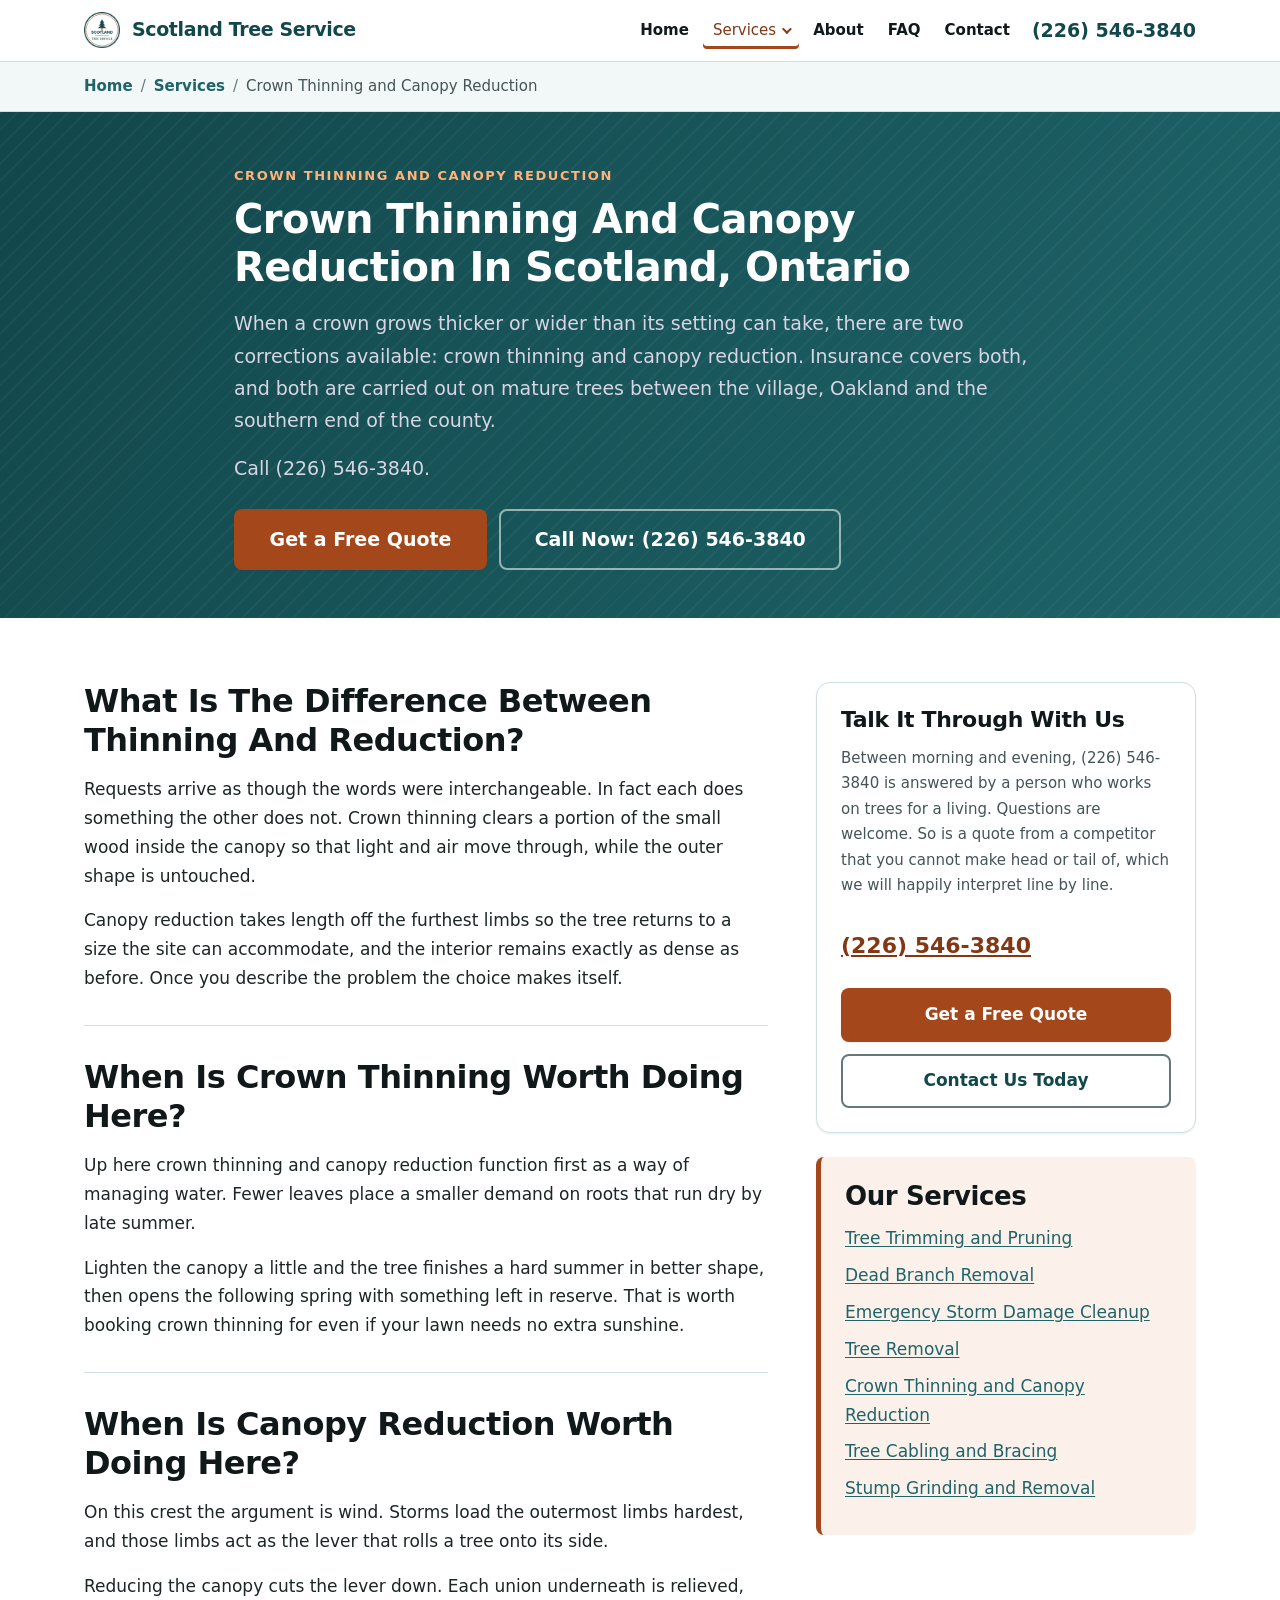
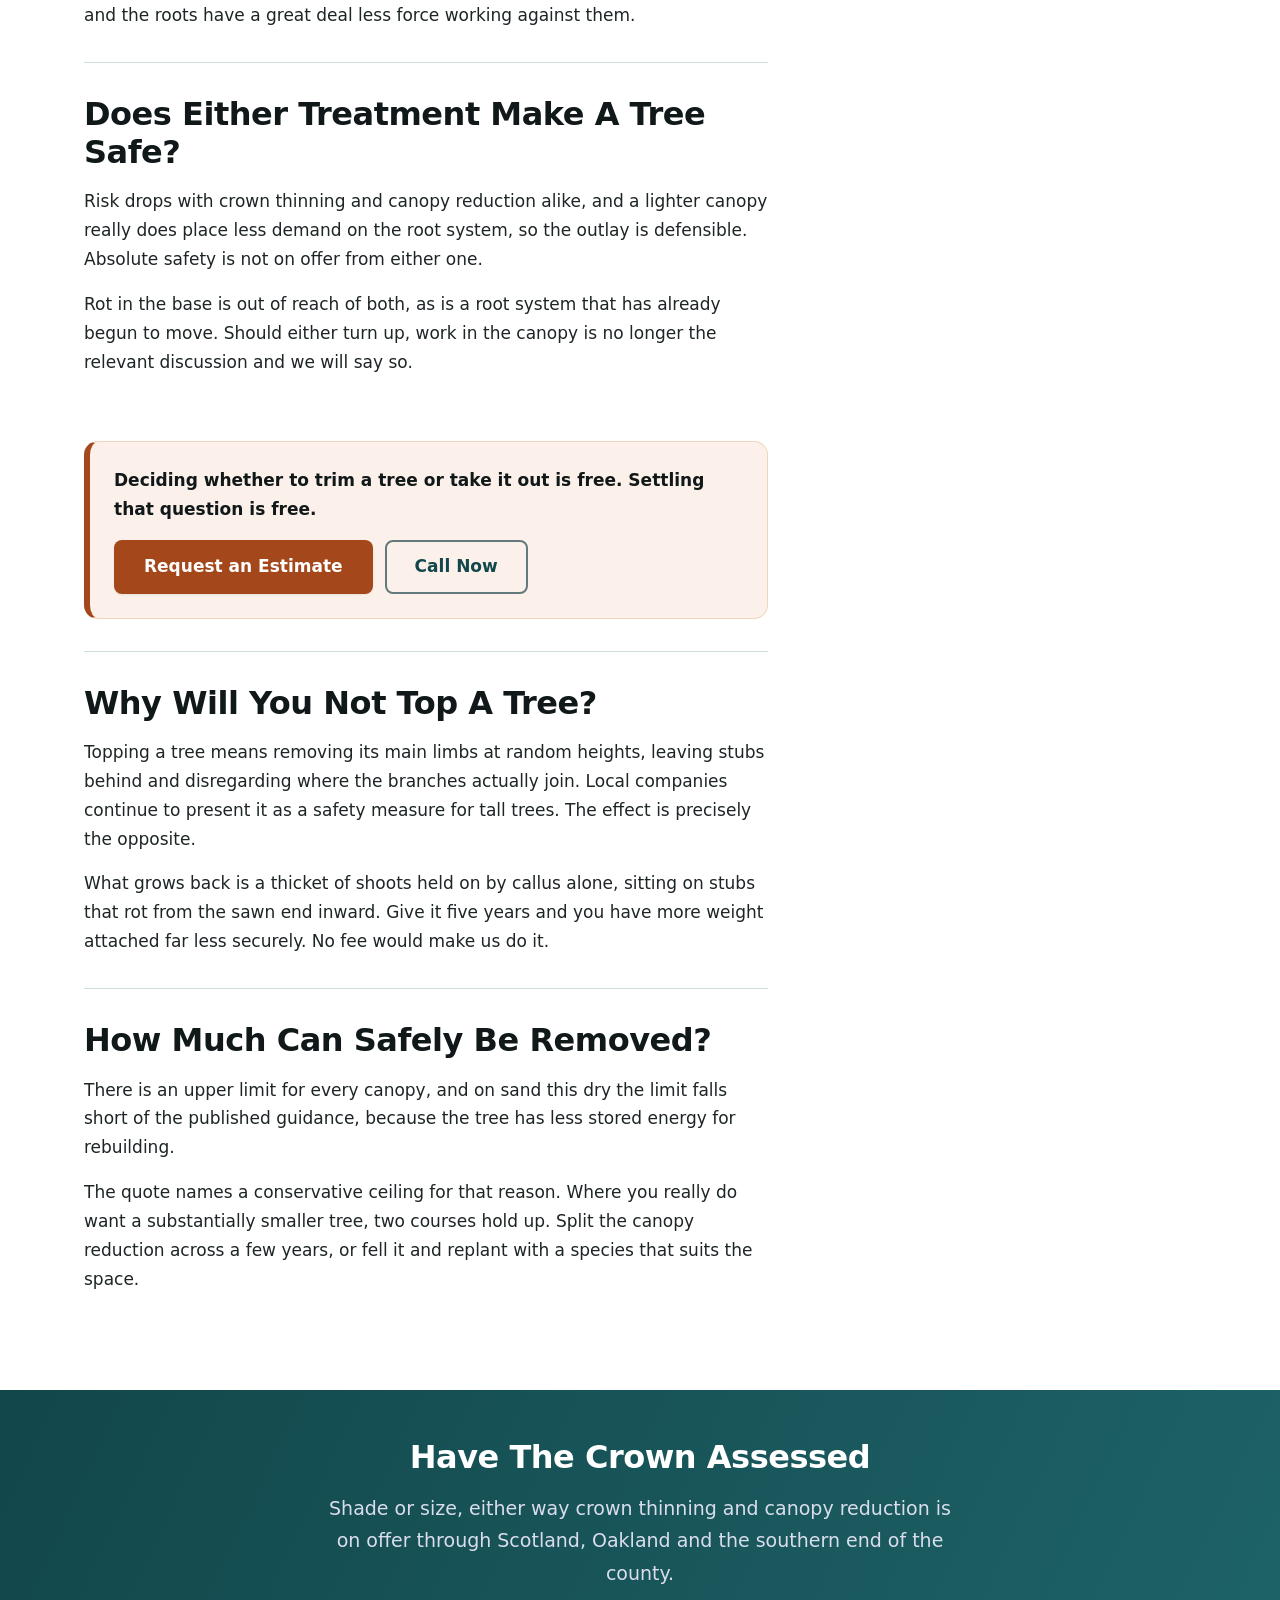
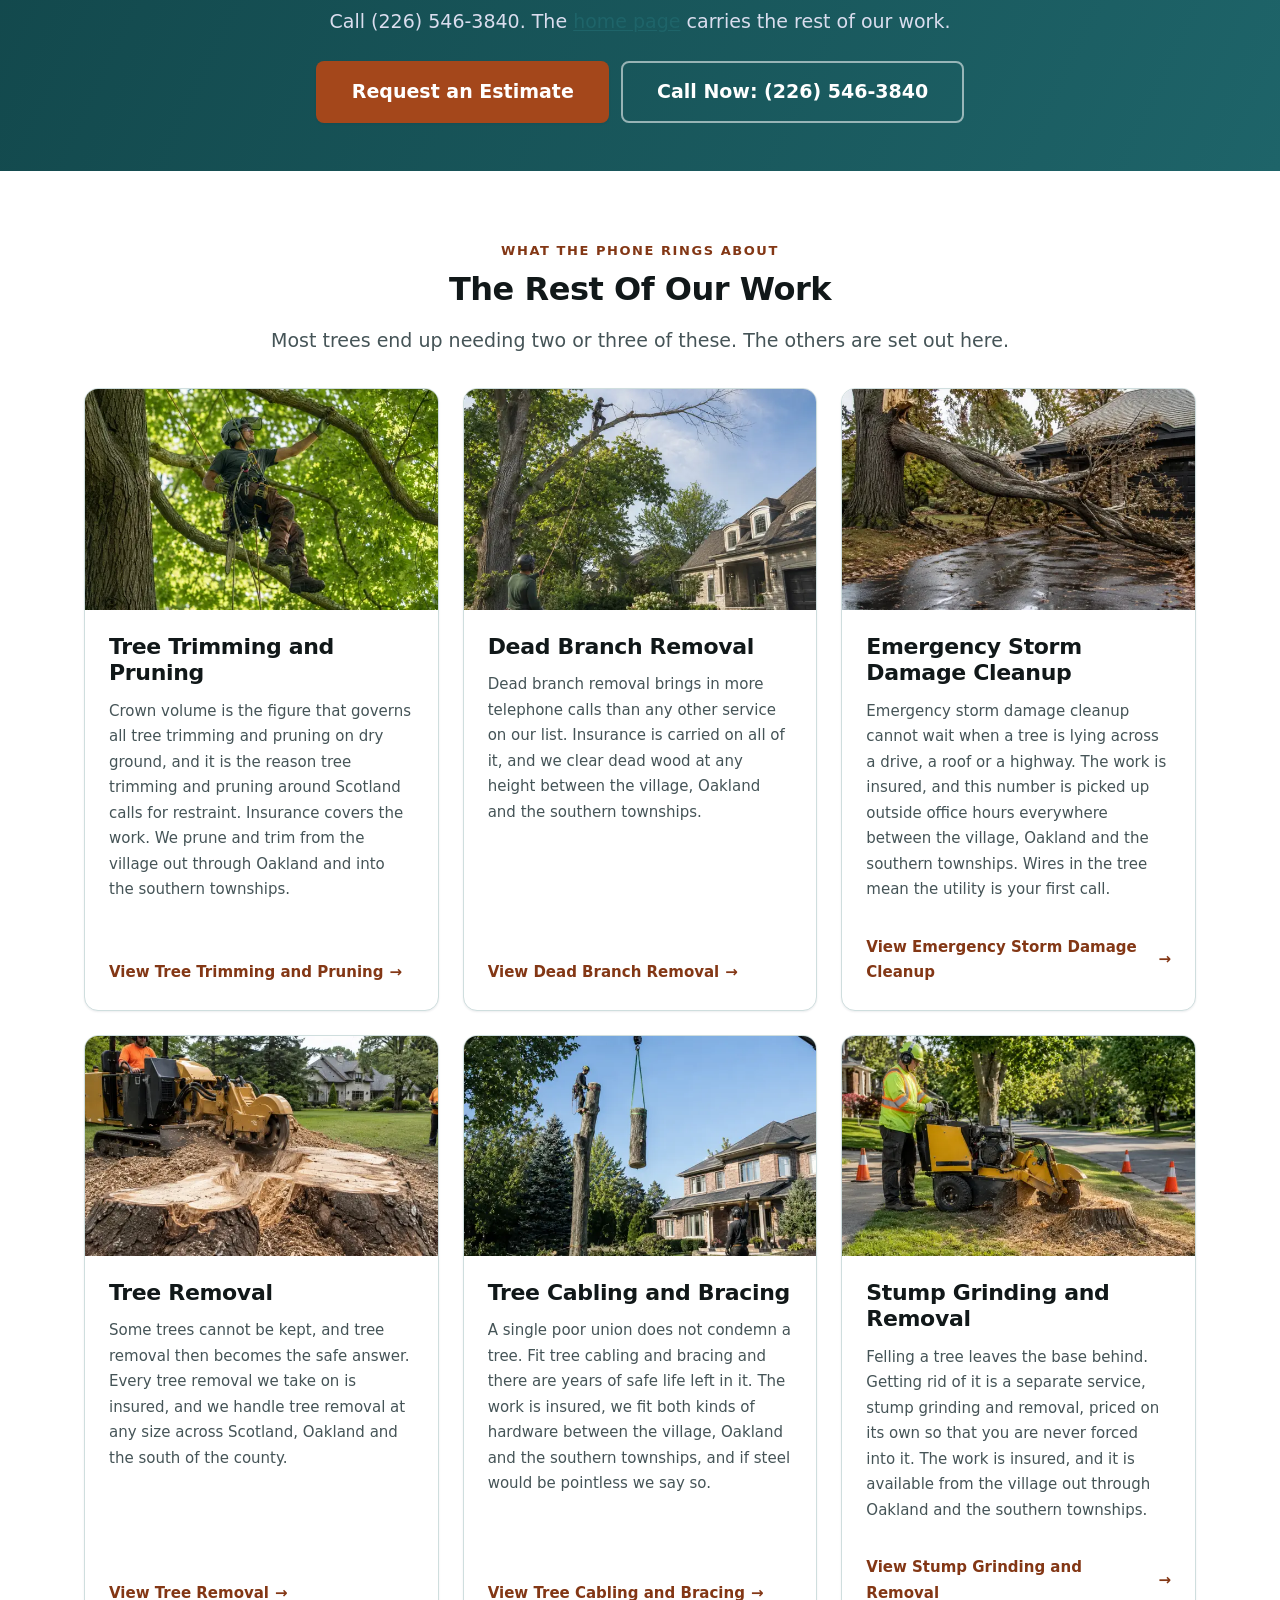
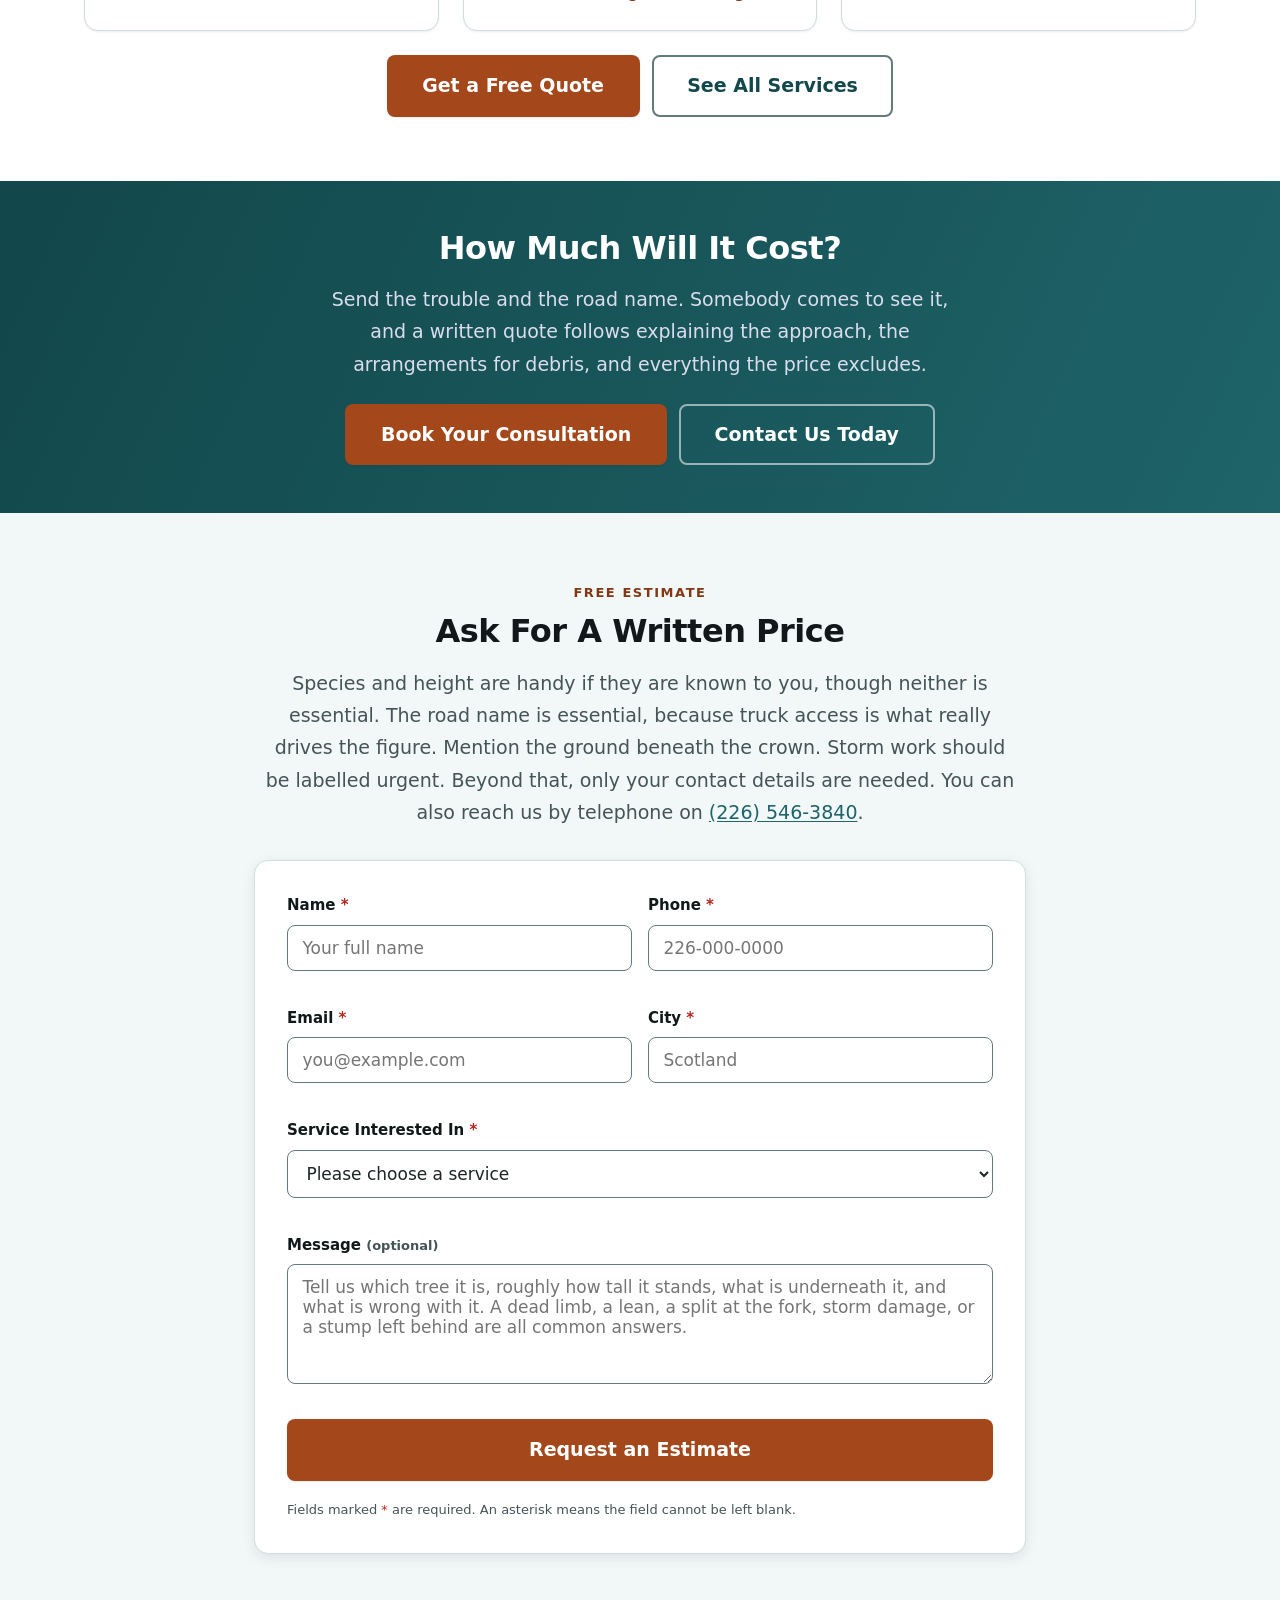
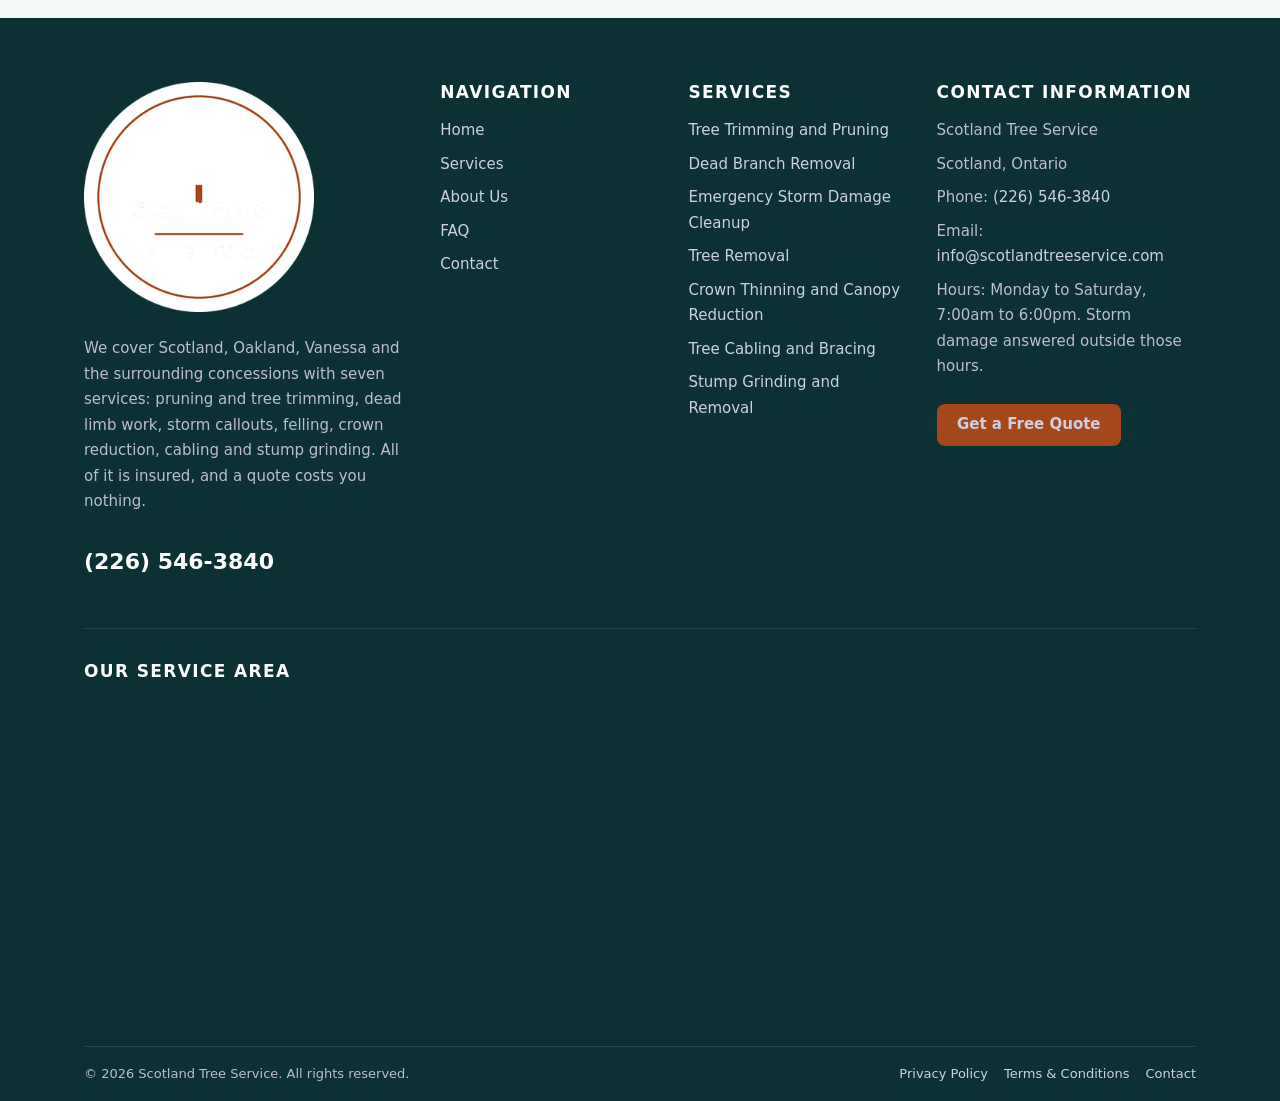
<file: site/crown-thinning-and-canopy-reduction.html>
<!DOCTYPE html>
<html lang="en-CA">
<head>
<meta charset="utf-8">
<meta name="viewport" content="width=device-width, initial-scale=1">
<meta name="theme-color" content="#12474B">

<!-- ===== SEO: unique title + description ===== -->
<title>Crown Thinning and Canopy Reduction | Scotland, Ontario</title>
<meta name="description" content="Crown thinning and canopy reduction in Scotland, Ontario. Thinning as water management, reduction as wind management. Call (226) 546-3840.">
<meta name="robots" content="index, follow, max-image-preview:large">
<meta name="author" content="Scotland Tree Service">
<meta name="geo.region" content="CA-ON">
<meta name="geo.placename" content="Scotland, Ontario">

<link rel="canonical" href="https://www.scotlandtreeservice.com/crown-thinning-and-canopy-reduction">

<!-- ===== Open Graph / social sharing ===== -->
<meta property="og:type" content="website">
<meta property="og:site_name" content="Scotland Tree Service">
<meta property="og:locale" content="en_CA">
<meta property="og:title" content="Crown Thinning and Canopy Reduction | Scotland, Ontario">
<meta property="og:description" content="Crown thinning and canopy reduction in Scotland, Ontario. Thinning as water management, reduction as wind management. Call (226) 546-3840.">
<meta property="og:url" content="https://www.scotlandtreeservice.com/crown-thinning-and-canopy-reduction">
<meta property="og:image" content="https://www.scotlandtreeservice.com/images/og-image.jpg">
<meta property="og:image:width" content="1200">
<meta property="og:image:height" content="630">
<meta property="og:image:type" content="image/jpeg">
<meta property="og:image:alt" content="Scotland Tree Service - tree trimming in Scotland, Ontario">
<meta name="twitter:card" content="summary_large_image">
<meta name="twitter:title" content="Crown Thinning and Canopy Reduction | Scotland, Ontario">
<meta name="twitter:description" content="Crown thinning and canopy reduction in Scotland, Ontario. Thinning as water management, reduction as wind management. Call (226) 546-3840.">
<meta name="twitter:image" content="https://www.scotlandtreeservice.com/images/og-image.jpg">

<!-- Fingerprinted. _headers caches /images/* for a year as immutable, and
     unlike the photographs these filenames never change - so without a
     ?v=<hash> a rebranded favicon can never reach anyone who already
     visited. Browsers ignore reloads for immutable assets; only a new URL
     works. -->
<link rel="icon" href="images/favicon.ico?v=dc7d6154" sizes="any">
<link rel="icon" type="image/png" sizes="32x32" href="images/icon-32.png?v=fe511a99">
<link rel="icon" type="image/png" sizes="16x16" href="images/icon-16.png?v=2eeb1114">
<link rel="apple-touch-icon" sizes="180x180" href="images/icon-180.png?v=2347e97f">
<link rel="manifest" href="site.webmanifest">
<link rel="stylesheet" href="style.css?v=99626802">
<script src="script.js?v=3b63bb79" defer></script>

<!-- ===== Schema.org: Local Business ===== -->
<script type="application/ld+json">
{
  "@context": "https://schema.org",
  "@type": "HomeAndConstructionBusiness",
  "@id": "https://www.scotlandtreeservice.com/#business",
  "name": "Scotland Tree Service",
  "description": "Tree trimming, tree removal and emergency storm damage cleanup for homes and property owners in Scotland, Ontario and the County of Brant.",
  "url": "https://www.scotlandtreeservice.com/",
  "telephone": "(226) 546-3840",
  "email": "info@scotlandtreeservice.com",
  "image": "https://www.scotlandtreeservice.com/images/og-image.jpg",
  "logo": "https://www.scotlandtreeservice.com/images/logo.png",
  "priceRange": "$$",
  "address": {
    "@type": "PostalAddress",
    "addressLocality": "Scotland",
    "addressRegion": "ON",
    "addressCountry": "CA"
  },
  "geo": {
    "@type": "GeoCoordinates",
    "latitude": "43.0246",
    "longitude": "-80.3743"
  },
  "openingHoursSpecification": [
    {
      "@type": "OpeningHoursSpecification",
      "dayOfWeek": [
        "Monday",
        "Tuesday",
        "Wednesday",
        "Thursday",
        "Friday",
        "Saturday"
      ],
      "opens": "07:00",
      "closes": "18:00"
    }
  ],
  "areaServed": [
    {
      "@type": "City",
      "name": "Scotland"
    },
    {
      "@type": "City",
      "name": "Oakland"
    },
    {
      "@type": "City",
      "name": "East Oakland"
    },
    {
      "@type": "City",
      "name": "Vanessa"
    },
    {
      "@type": "City",
      "name": "Maple Grove"
    },
    {
      "@type": "City",
      "name": "Four Ponds Corners"
    },
    {
      "@type": "City",
      "name": "Boston"
    },
    {
      "@type": "City",
      "name": "Waterford"
    },
    {
      "@type": "City",
      "name": "Norwich"
    }
  ],
  "hasOfferCatalog": {
    "@type": "OfferCatalog",
    "name": "Tree Trimming and Tree Removal Services",
    "itemListElement": [
      {
        "@type": "Offer",
        "itemOffered": {
          "@type": "Service",
          "name": "Tree Trimming and Pruning"
        }
      },
      {
        "@type": "Offer",
        "itemOffered": {
          "@type": "Service",
          "name": "Dead Branch Removal"
        }
      },
      {
        "@type": "Offer",
        "itemOffered": {
          "@type": "Service",
          "name": "Emergency Storm Damage Cleanup"
        }
      },
      {
        "@type": "Offer",
        "itemOffered": {
          "@type": "Service",
          "name": "Tree Removal"
        }
      },
      {
        "@type": "Offer",
        "itemOffered": {
          "@type": "Service",
          "name": "Crown Thinning and Canopy Reduction"
        }
      },
      {
        "@type": "Offer",
        "itemOffered": {
          "@type": "Service",
          "name": "Tree Cabling and Bracing"
        }
      },
      {
        "@type": "Offer",
        "itemOffered": {
          "@type": "Service",
          "name": "Stump Grinding and Removal"
        }
      }
    ]
  }
}
</script>
<script type="application/ld+json">
{
  "@context": "https://schema.org",
  "@type": "BreadcrumbList",
  "itemListElement": [
    {
      "@type": "ListItem",
      "position": 1,
      "name": "Home",
      "item": "https://www.scotlandtreeservice.com/"
    },
    {
      "@type": "ListItem",
      "position": 2,
      "name": "Services",
      "item": "https://www.scotlandtreeservice.com/services"
    },
    {
      "@type": "ListItem",
      "position": 3,
      "name": "Crown Thinning and Canopy Reduction",
      "item": "https://www.scotlandtreeservice.com/"
    }
  ]
}
</script>
<script type="application/ld+json">
{
  "@context": "https://schema.org",
  "@type": "Service",
  "serviceType": "Crown Thinning and Canopy Reduction",
  "name": "Crown Thinning And Canopy Reduction In Scotland, Ontario",
  "description": "Crown thinning and canopy reduction in Scotland, Ontario. Thinning as water management, reduction as wind management. Call (226) 546-3840.",
  "provider": {
    "@type": "HomeAndConstructionBusiness",
    "@id": "https://www.scotlandtreeservice.com/#business",
    "name": "Scotland Tree Service",
    "telephone": "(226) 546-3840"
  },
  "areaServed": {
    "@type": "City",
    "name": "Scotland, Ontario"
  },
  "url": "https://www.scotlandtreeservice.com/crown-thinning-and-canopy-reduction.html"
}
</script>
</head>
<body>
<a class="skip-link" href="#main">Skip to main content</a>

<header class="site-header site-header--compact">
  <div class="container site-header__inner">
    <a class="logo" href="/" aria-label="Scotland Tree Service home page">
      <img src="images/icon-96.png" alt="Scotland Tree Service logo"
           width="36" height="36" fetchpriority="high">
      <span class="logo__text">
        <span class="logo__name">Scotland Tree Service</span>
      </span>
    </a>
    <button class="nav-burger" type="button" aria-expanded="false"
            aria-controls="primary-nav" aria-label="Open main menu">
      <span></span><span></span><span></span>
    </button>
    <nav class="nav" id="primary-nav" aria-label="Main navigation">
      <ul class="nav__list">
        <li><a class="nav__link" href="/">Home</a></li>
        <li class="nav__item--has-menu">
          <button class="nav__link nav__toggle" type="button"
                  aria-expanded="false" aria-controls="services-menu" aria-current="page">Services</button>
          <ul class="nav__submenu" id="services-menu">
            <li><a href="/services">All Services</a></li>
            <li><a href="/tree-trimming-and-pruning">Tree Trimming and Pruning</a></li>
            <li><a href="/dead-branch-removal">Dead Branch Removal</a></li>
            <li><a href="/emergency-storm-damage-cleanup">Emergency Storm Damage Cleanup</a></li>
            <li><a href="/tree-removal">Tree Removal</a></li>
            <li><a href="/crown-thinning-and-canopy-reduction" aria-current="page">Crown Thinning and Canopy Reduction</a></li>
            <li><a href="/tree-cabling-and-bracing">Tree Cabling and Bracing</a></li>
            <li><a href="/stump-grinding-and-removal">Stump Grinding and Removal</a></li>
          </ul>
        </li>
        <li><a class="nav__link" href="/about">About</a></li>
        <li><a class="nav__link" href="/faq">FAQ</a></li>
        <li><a class="nav__link" href="/contact">Contact</a></li>
      </ul>
      <div class="header-cta">
        <a class="site-header__tel" href="tel:+12265463840">(226) 546-3840</a>
      </div>
    </nav>
  </div>
</header>

<!-- ============================= BREADCRUMBS ============================= -->
<nav class="breadcrumbs" aria-label="Breadcrumb">
  <div class="container">
    <ol>
      <li><a href="/">Home</a></li><li><a href="/services">Services</a></li><li><span aria-current="page">Crown Thinning and Canopy Reduction</span></li>
    </ol>
  </div>
</nav>

<main id="main">

<!-- ============================= HERO ============================= -->
<section class="hero hero--page" aria-labelledby="hero-heading">
  <div class="container hero__inner">
    <div class="hero__intro">
      <span class="eyebrow" style="color:#ffb37a;">Crown Thinning and Canopy Reduction</span>
      <h1 id="hero-heading">Crown Thinning And Canopy Reduction In Scotland, Ontario</h1>
      <p>When a crown grows thicker or wider than its setting can take, there are two corrections available: crown thinning and canopy reduction. Insurance covers both, and both are carried out on mature trees between the village, Oakland and the southern end of the county.</p>
      <p>Call (226) 546-3840.</p>
      <div class="btn-row">
        <a class="btn btn--primary btn--lg" href="#quote">Get a Free Quote</a>
        <a class="btn btn--ghost btn--lg" href="tel:+12265463840">Call Now: (226) 546-3840</a>
      </div>
    </div>
  </div>
</section>

<!-- ============================= SERVICE DETAIL ============================= -->
<section class="section" aria-labelledby="detail-heading">
  <div class="container">
    <h2 id="detail-heading" class="visually-hidden">Crown Thinning and Canopy Reduction details</h2>
    <div class="layout-split">
      <div class="prose">
      <section class="content-block">
        <h2>What Is The Difference Between Thinning And Reduction?</h2>
        <p>Requests arrive as though the words were interchangeable. In fact each does something the other does not. Crown thinning clears a portion of the small wood inside the canopy so that light and air move through, while the outer shape is untouched.</p>
        <p>Canopy reduction takes length off the furthest limbs so the tree returns to a size the site can accommodate, and the interior remains exactly as dense as before. Once you describe the problem the choice makes itself.</p>
      </section>
      <section class="content-block">
        <h2>When Is Crown Thinning Worth Doing Here?</h2>
        <p>Up here crown thinning and canopy reduction function first as a way of managing water. Fewer leaves place a smaller demand on roots that run dry by late summer.</p>
        <p>Lighten the canopy a little and the tree finishes a hard summer in better shape, then opens the following spring with something left in reserve. That is worth booking crown thinning for even if your lawn needs no extra sunshine.</p>
      </section>
      <section class="content-block">
        <h2>When Is Canopy Reduction Worth Doing Here?</h2>
        <p>On this crest the argument is wind. Storms load the outermost limbs hardest, and those limbs act as the lever that rolls a tree onto its side.</p>
        <p>Reducing the canopy cuts the lever down. Each union underneath is relieved, and the roots have a great deal less force working against them.</p>
      </section>
      <section class="content-block">
        <h2>Does Either Treatment Make A Tree Safe?</h2>
        <p>Risk drops with crown thinning and canopy reduction alike, and a lighter canopy really does place less demand on the root system, so the outlay is defensible. Absolute safety is not on offer from either one.</p>
        <p>Rot in the base is out of reach of both, as is a root system that has already begun to move. Should either turn up, work in the canopy is no longer the relevant discussion and we will say so.</p>
      </section>

      <!-- Mid-content conversion prompt -->
      <aside class="cta-inline" aria-label="Estimate call to action">
        <p>Deciding whether to trim a tree or take it out is free. Settling that question is free.</p>
        <div class="btn-row">
          <a class="btn btn--primary" href="#quote">Request an Estimate</a>
          <a class="btn btn--outline" href="tel:+12265463840">Call Now</a>
        </div>
      </aside>
      <section class="content-block">
        <h2>Why Will You Not Top A Tree?</h2>
        <p>Topping a tree means removing its main limbs at random heights, leaving stubs behind and disregarding where the branches actually join. Local companies continue to present it as a safety measure for tall trees. The effect is precisely the opposite.</p>
        <p>What grows back is a thicket of shoots held on by callus alone, sitting on stubs that rot from the sawn end inward. Give it five years and you have more weight attached far less securely. No fee would make us do it.</p>
      </section>
      <section class="content-block">
        <h2>How Much Can Safely Be Removed?</h2>
        <p>There is an upper limit for every canopy, and on sand this dry the limit falls short of the published guidance, because the tree has less stored energy for rebuilding.</p>
        <p>The quote names a conservative ceiling for that reason. Where you really do want a substantially smaller tree, two courses hold up. Split the canopy reduction across a few years, or fell it and replant with a species that suits the space.</p>
      </section>
      </div>

      <!-- Sticky conversion sidebar -->
      <aside class="sidebar" aria-labelledby="sidebar-heading">
        <div class="card">
          <h3 id="sidebar-heading">Talk It Through With Us</h3>
          <p>Between morning and evening, (226) 546-3840 is answered by a person who works on trees for a living. Questions are welcome. So is a quote from a competitor that you cannot make head or tail of, which we will happily interpret line by line.</p>
          <p><a class="footer-phone" style="color:var(--color-accent-dark) !important;" href="tel:+12265463840">(226) 546-3840</a></p>
          <div class="btn-row">
            <a class="btn btn--primary btn--block" href="#quote">Get a Free Quote</a>
            <a class="btn btn--outline btn--block" href="/contact">Contact Us Today</a>
          </div>
        </div>
        <div class="panel" style="margin-top:var(--space-5);">
          <h3>Our Services</h3>
          <ul class="footer-list" style="padding:0;">
            <li><a href="/tree-trimming-and-pruning" style="color:var(--color-primary-light);">Tree Trimming and Pruning</a></li><li><a href="/dead-branch-removal" style="color:var(--color-primary-light);">Dead Branch Removal</a></li><li><a href="/emergency-storm-damage-cleanup" style="color:var(--color-primary-light);">Emergency Storm Damage Cleanup</a></li><li><a href="/tree-removal" style="color:var(--color-primary-light);">Tree Removal</a></li><li><a href="/crown-thinning-and-canopy-reduction" style="color:var(--color-primary-light);">Crown Thinning and Canopy Reduction</a></li><li><a href="/tree-cabling-and-bracing" style="color:var(--color-primary-light);">Tree Cabling and Bracing</a></li><li><a href="/stump-grinding-and-removal" style="color:var(--color-primary-light);">Stump Grinding and Removal</a></li>
          </ul>
        </div>
      </aside>

    </div>
  </div>
</section>

<!-- ============================= CLOSING CTA (from source copy) ============================= -->
<section class="cta-band" aria-labelledby="closing-heading">
  <div class="container">
    <h2 id="closing-heading">Have The Crown Assessed</h2>
    <p>Shade or size, either way crown thinning and canopy reduction is on offer through Scotland, Oakland and the southern end of the county.</p>
    <p>Call (226) 546-3840. The <a href="/">home page</a> carries the rest of our work.</p>
    <div class="btn-row is-centered">
      <a class="btn btn--primary btn--lg" href="#quote">Request an Estimate</a>
      <a class="btn btn--ghost btn--lg" href="tel:+12265463840">Call Now: (226) 546-3840</a>
    </div>
  </div>
</section>


<!-- ============================= SERVICES GRID ============================= -->
<section class="section" id="services" aria-labelledby="services-heading">
  <div class="container">
    <div class="section-head is-centered">
      <span class="eyebrow">What The Phone Rings About</span>
      <h2 id="services-heading">The Rest Of Our Work</h2>
      <p class="lead">Most trees end up needing two or three of these. The others are set out here.</p>
    </div>
    <div class="grid grid--3">
      <article class="service-card">
        <div class="service-card__media">
          <picture>
            <source type="image/webp" srcset="images/service-tree-trimming-and-pruning-640.webp 640w, images/service-tree-trimming-and-pruning-960.webp 960w" sizes="(max-width: 620px) 92vw, (max-width: 1024px) 45vw, 340px">
            <img src="images/service-tree-trimming-and-pruning-640.jpg" srcset="images/service-tree-trimming-and-pruning-640.jpg 640w, images/service-tree-trimming-and-pruning-960.jpg 960w" sizes="(max-width: 620px) 92vw, (max-width: 1024px) 45vw, 340px"
                 alt="Climber tied in and working the upper growth of a mature maple" width="640" height="400" loading="lazy" decoding="async">
          </picture>
        </div>
        <div class="service-card__body">
          <h3><a href="/tree-trimming-and-pruning" style="text-decoration:none;color:inherit;">Tree Trimming and Pruning</a></h3>
          <p>Crown volume is the figure that governs all tree trimming and pruning on dry ground, and it is the reason tree trimming and pruning around Scotland calls for restraint. Insurance covers the work. We prune and trim from the village out through Oakland and into the southern townships.</p>
          <a class="service-card__link" href="/tree-trimming-and-pruning">View Tree Trimming and Pruning</a>
        </div>
      </article>
      <article class="service-card">
        <div class="service-card__media">
          <picture>
            <source type="image/webp" srcset="images/service-dead-branch-removal-640.webp 640w, images/service-dead-branch-removal-960.webp 960w" sizes="(max-width: 620px) 92vw, (max-width: 1024px) 45vw, 340px">
            <img src="images/service-dead-branch-removal-640.jpg" srcset="images/service-dead-branch-removal-640.jpg 640w, images/service-dead-branch-removal-960.jpg 960w" sizes="(max-width: 620px) 92vw, (max-width: 1024px) 45vw, 340px"
                 alt="Large broken limb caught in the crown above a lawn" width="640" height="400" loading="lazy" decoding="async">
          </picture>
        </div>
        <div class="service-card__body">
          <h3><a href="/dead-branch-removal" style="text-decoration:none;color:inherit;">Dead Branch Removal</a></h3>
          <p>Dead branch removal brings in more telephone calls than any other service on our list. Insurance is carried on all of it, and we clear dead wood at any height between the village, Oakland and the southern townships.</p>
          <a class="service-card__link" href="/dead-branch-removal">View Dead Branch Removal</a>
        </div>
      </article>
      <article class="service-card">
        <div class="service-card__media">
          <picture>
            <source type="image/webp" srcset="images/service-emergency-storm-damage-cleanup-640.webp 640w, images/service-emergency-storm-damage-cleanup-960.webp 960w" sizes="(max-width: 620px) 92vw, (max-width: 1024px) 45vw, 340px">
            <img src="images/service-emergency-storm-damage-cleanup-640.jpg" srcset="images/service-emergency-storm-damage-cleanup-640.jpg 640w, images/service-emergency-storm-damage-cleanup-960.jpg 960w" sizes="(max-width: 620px) 92vw, (max-width: 1024px) 45vw, 340px"
                 alt="Storm-thrown tree resting across a fence line after a blow" width="640" height="400" loading="lazy" decoding="async">
          </picture>
        </div>
        <div class="service-card__body">
          <h3><a href="/emergency-storm-damage-cleanup" style="text-decoration:none;color:inherit;">Emergency Storm Damage Cleanup</a></h3>
          <p>Emergency storm damage cleanup cannot wait when a tree is lying across a drive, a roof or a highway. The work is insured, and this number is picked up outside office hours everywhere between the village, Oakland and the southern townships. Wires in the tree mean the utility is your first call.</p>
          <a class="service-card__link" href="/emergency-storm-damage-cleanup">View Emergency Storm Damage Cleanup</a>
        </div>
      </article>
      <article class="service-card">
        <div class="service-card__media">
          <picture>
            <source type="image/webp" srcset="images/service-tree-removal-640.webp 640w, images/service-tree-removal-960.webp 960w" sizes="(max-width: 620px) 92vw, (max-width: 1024px) 45vw, 340px">
            <img src="images/service-tree-removal-640.jpg" srcset="images/service-tree-removal-640.jpg 640w, images/service-tree-removal-960.jpg 960w" sizes="(max-width: 620px) 92vw, (max-width: 1024px) 45vw, 340px"
                 alt="Bucket truck raised into a roadside tree on a concession road" width="640" height="400" loading="lazy" decoding="async">
          </picture>
        </div>
        <div class="service-card__body">
          <h3><a href="/tree-removal" style="text-decoration:none;color:inherit;">Tree Removal</a></h3>
          <p>Some trees cannot be kept, and tree removal then becomes the safe answer. Every tree removal we take on is insured, and we handle tree removal at any size across Scotland, Oakland and the south of the county.</p>
          <a class="service-card__link" href="/tree-removal">View Tree Removal</a>
        </div>
      </article>
      <article class="service-card">
        <div class="service-card__media">
          <picture>
            <source type="image/webp" srcset="images/service-tree-cabling-and-bracing-640.webp 640w, images/service-tree-cabling-and-bracing-960.webp 960w" sizes="(max-width: 620px) 92vw, (max-width: 1024px) 45vw, 340px">
            <img src="images/service-tree-cabling-and-bracing-640.jpg" srcset="images/service-tree-cabling-and-bracing-640.jpg 640w, images/service-tree-cabling-and-bracing-960.jpg 960w" sizes="(max-width: 620px) 92vw, (max-width: 1024px) 45vw, 340px"
                 alt="Fork split open on a multi-stemmed trunk over a village lot" width="640" height="400" loading="lazy" decoding="async">
          </picture>
        </div>
        <div class="service-card__body">
          <h3><a href="/tree-cabling-and-bracing" style="text-decoration:none;color:inherit;">Tree Cabling and Bracing</a></h3>
          <p>A single poor union does not condemn a tree. Fit tree cabling and bracing and there are years of safe life left in it. The work is insured, we fit both kinds of hardware between the village, Oakland and the southern townships, and if steel would be pointless we say so.</p>
          <a class="service-card__link" href="/tree-cabling-and-bracing">View Tree Cabling and Bracing</a>
        </div>
      </article>
      <article class="service-card">
        <div class="service-card__media">
          <picture>
            <source type="image/webp" srcset="images/service-stump-grinding-and-removal-640.webp 640w, images/service-stump-grinding-and-removal-960.webp 960w" sizes="(max-width: 620px) 92vw, (max-width: 1024px) 45vw, 340px">
            <img src="images/service-stump-grinding-and-removal-640.jpg" srcset="images/service-stump-grinding-and-removal-640.jpg 640w, images/service-stump-grinding-and-removal-960.jpg 960w" sizes="(max-width: 620px) 92vw, (max-width: 1024px) 45vw, 340px"
                 alt="Ground-out stump face with the grinder alongside" width="640" height="400" loading="lazy" decoding="async">
          </picture>
        </div>
        <div class="service-card__body">
          <h3><a href="/stump-grinding-and-removal" style="text-decoration:none;color:inherit;">Stump Grinding and Removal</a></h3>
          <p>Felling a tree leaves the base behind. Getting rid of it is a separate service, stump grinding and removal, priced on its own so that you are never forced into it. The work is insured, and it is available from the village out through Oakland and the southern townships.</p>
          <a class="service-card__link" href="/stump-grinding-and-removal">View Stump Grinding and Removal</a>
        </div>
      </article>
    </div>
    <div class="btn-row is-centered">
      <a class="btn btn--primary btn--lg" href="#quote">Get a Free Quote</a>
      <a class="btn btn--outline btn--lg" href="/services">See All Services</a>
    </div>
  </div>
</section>



<!-- ============================= CTA BAND ============================= -->
<section class="cta-band" aria-label="Contact call to action">
  <div class="container">
    <h2>How Much Will It Cost?</h2>
    <p>Send the trouble and the road name. Somebody comes to see it, and a written quote follows explaining the approach, the arrangements for debris, and everything the price excludes.</p>
    <div class="btn-row is-centered">
        <a class="btn btn--primary btn--lg" href="#quote">Book Your Consultation</a>
        <a class="btn btn--ghost btn--lg" href="/contact">Contact Us Today</a>
    </div>
  </div>
</section>



<!-- ============================= LEAD INTAKE FORM ============================= -->
<section class="section section--alt" id="quote" aria-labelledby="quote-heading">
  <div class="container container--narrow">
    <div class="section-head is-centered">
      <span class="eyebrow">Free Estimate</span>
      <h2 id="quote-heading">Ask For A Written Price</h2>
      <p class="lead">Species and height are handy if they are known to you, though neither is essential. The road name is essential, because truck access is what really drives the figure. Mention the ground beneath the crown. Storm work should be labelled urgent. Beyond that, only your contact details are needed.
        You can also reach us by telephone on <a href="tel:+12265463840">(226) 546-3840</a>.</p>
    </div>

    <div class="form-wrap">
      <!-- Success message: revealed by script.js after successful validation -->
      <div class="form-success" role="status" aria-live="polite">
        <div>
          <strong>Thanks &mdash; your request has been received.</strong>
          That has reached us. Somebody will get back to you on the next working day.
          For anything urgent, call <a href="tel:+12265463840">(226) 546-3840</a>.
        </div>
      </div>

      <!-- BACKEND: set SHEET_ENDPOINT in script.js to deliver these to your Google Sheet. -->
      <form class="lead-form" action="#" method="post" novalidate
            data-source="Crown Thinning and Canopy Reduction" aria-labelledby="quote-heading">
        <div class="form-grid">

          <div class="field">
            <label for="lf-name">Name <span class="req" aria-hidden="true">*</span></label>
            <input type="text" id="lf-name" name="name" autocomplete="name"
                   data-label="Name" placeholder="Your full name" required>
            <span class="field__error" aria-live="polite"></span>
          </div>

          <div class="field">
            <label for="lf-phone">Phone <span class="req" aria-hidden="true">*</span></label>
            <input type="tel" id="lf-phone" name="phone" autocomplete="tel"
                   data-label="Phone" placeholder="226-000-0000" required>
            <span class="field__error" aria-live="polite"></span>
          </div>

          <div class="field">
            <label for="lf-email">Email <span class="req" aria-hidden="true">*</span></label>
            <input type="email" id="lf-email" name="email" autocomplete="email"
                   data-label="Email" placeholder="you@example.com" required>
            <span class="field__error" aria-live="polite"></span>
          </div>

          <div class="field">
            <label for="lf-city">City <span class="req" aria-hidden="true">*</span></label>
            <input type="text" id="lf-city" name="city" autocomplete="address-level2"
                   data-label="City" placeholder="Scotland" required>
            <span class="field__error" aria-live="polite"></span>
          </div>

          <div class="field field--full">
            <label for="lf-service">Service Interested In <span class="req" aria-hidden="true">*</span></label>
            <select id="lf-service" name="service" data-label="Service interested in" required>
            <option value="">Please choose a service</option>
            <option value="Tree trimming or pruning">Tree trimming or pruning</option>
            <option value="Dead or hanging branches">Dead or hanging branches</option>
            <option value="Storm damage - urgent">Storm damage - urgent</option>
            <option value="Tree removal">Tree removal</option>
            <option value="Crown thinning or height reduction">Crown thinning or height reduction</option>
            <option value="Cabling or bracing a weak tree">Cabling or bracing a weak tree</option>
            <option value="Stump grinding">Stump grinding</option>
            <option value="Not sure - please advise">Not sure - please advise</option>
            </select>
            <span class="field__error" aria-live="polite"></span>
          </div>

          <div class="field field--full">
            <label for="lf-message">Message <span class="field__optional">(optional)</span></label>
            <textarea id="lf-message" name="message" data-label="Message"
                      
                      placeholder="Tell us which tree it is, roughly how tall it stands, what is underneath it, and what is wrong with it. A dead limb, a lean, a split at the fork, storm damage, or a stump left behind are all common answers."></textarea>
            <span class="field__error" aria-live="polite"></span>
          </div>

          <!-- Honeypot: hidden from people, filled in by bots. Not a real field. -->
          <div class="field field--full" aria-hidden="true"
               style="position:absolute;left:-9999px;width:1px;height:1px;overflow:hidden;">
            <label for="lf-botcheck">Leave this field empty</label>
            <input type="text" id="lf-botcheck" name="botcheck" tabindex="-1" autocomplete="off">
          </div>

          <div class="field field--full">
            <button class="btn btn--primary btn--lg btn--block" type="submit">Request an Estimate</button>
            <p class="form-note">Fields marked <span class="req" aria-hidden="true">*</span> are required.
              An asterisk means the field cannot be left blank.</p>
          </div>

        </div>
      </form>
    </div>
  </div>
</section>

</main>

<!-- ============================= FOOTER ============================= -->
<footer class="site-footer">
  <div class="container">
    <div class="footer-grid">

      <div class="footer-brand">
        <a class="footer-logo" href="/" aria-label="Scotland Tree Service home page">
          <img src="images/wordmark-light-300.png"
               alt="Scotland Tree Service" width="300" height="310" loading="lazy">
        </a>
        <p>We cover Scotland, Oakland, Vanessa and the surrounding concessions with seven services: pruning and tree trimming, dead limb work, storm callouts, felling, crown reduction, cabling and stump grinding. All of it is insured, and a quote costs you nothing.</p>
        <a class="footer-phone" href="tel:+12265463840">(226) 546-3840</a>
      </div>

      <nav aria-labelledby="footer-nav-heading">
        <h3 id="footer-nav-heading">Navigation</h3>
        <ul class="footer-list">
          <li><a href="/">Home</a></li>
          <li><a href="/services">Services</a></li>
          <li><a href="/about">About Us</a></li>
          <li><a href="/faq">FAQ</a></li>
          <li><a href="/contact">Contact</a></li>
        </ul>
      </nav>

      <nav aria-labelledby="footer-svc-heading">
        <h3 id="footer-svc-heading">Services</h3>
        <ul class="footer-list"><li><a href="/tree-trimming-and-pruning">Tree Trimming and Pruning</a></li><li><a href="/dead-branch-removal">Dead Branch Removal</a></li><li><a href="/emergency-storm-damage-cleanup">Emergency Storm Damage Cleanup</a></li><li><a href="/tree-removal">Tree Removal</a></li><li><a href="/crown-thinning-and-canopy-reduction">Crown Thinning and Canopy Reduction</a></li><li><a href="/tree-cabling-and-bracing">Tree Cabling and Bracing</a></li><li><a href="/stump-grinding-and-removal">Stump Grinding and Removal</a></li></ul>
      </nav>

      <div>
        <h3>Contact Information</h3>
        <ul class="footer-list">
          <li>Scotland Tree Service</li>
          <li>Scotland, Ontario</li>
          <li>Phone: <a href="tel:+12265463840">(226) 546-3840</a></li>
          <li>Email: <a href="mailto:info@scotlandtreeservice.com">info@scotlandtreeservice.com</a></li>
          <li>Hours: Monday to Saturday, 7:00am to 6:00pm. Storm damage answered outside those hours.</li>
        </ul>
        <div class="btn-row">
          <a class="btn btn--primary btn--sm" href="#quote">Get a Free Quote</a>
        </div>
      </div>

    </div>

    <!-- Service area map.
         The embed ships from Google at a fixed 600x450. Those attributes are
         kept so the browser reserves the right box before the frame loads and
         the footer does not jump, but CSS overrides the rendered size to fill
         the container. loading="lazy" is deliberate: this is the last thing on
         the page and it must not cost anything on first paint. -->
    <section class="footer-map" aria-labelledby="footer-map-heading">
      <h3 id="footer-map-heading">Our Service Area</h3>
      <iframe
        title="Map of the the County of Brant service area covered by Scotland Tree Service"
        src="https://www.google.com/maps/embed?pb=!1m3!2m1!1sScotland,+Ontario,+Canada!6i14"
        width="600" height="450" loading="lazy" allowfullscreen=""
        referrerpolicy="strict-origin-when-cross-origin"></iframe>
    </section>

    <div class="footer-bottom">
      <p style="margin:0;">&copy; <span data-year>2026</span> Scotland Tree Service. All rights reserved.</p>
      <ul class="footer-legal">
        <li><a href="/privacy-policy">Privacy Policy</a></li>
        <li><a href="/terms">Terms &amp; Conditions</a></li>
        <li><a href="/contact">Contact</a></li>
      </ul>
    </div>
  </div>
</footer>

<!-- Sticky mobile call bar -->
<div class="call-bar" role="region" aria-label="Quick contact">
  <a class="btn btn--primary" href="tel:+12265463840">Call Now</a>
  <a class="btn btn--secondary" href="#quote">Get a Free Quote</a>
</div>

<!-- Scroll to top -->
<button class="to-top" type="button" aria-label="Scroll back to top of page">
  <svg viewBox="0 0 24 24" aria-hidden="true" focusable="false"><path d="M12 4l8 8h-5v8H9v-8H4z"/></svg>
</button>

</body>
</html>
</file>
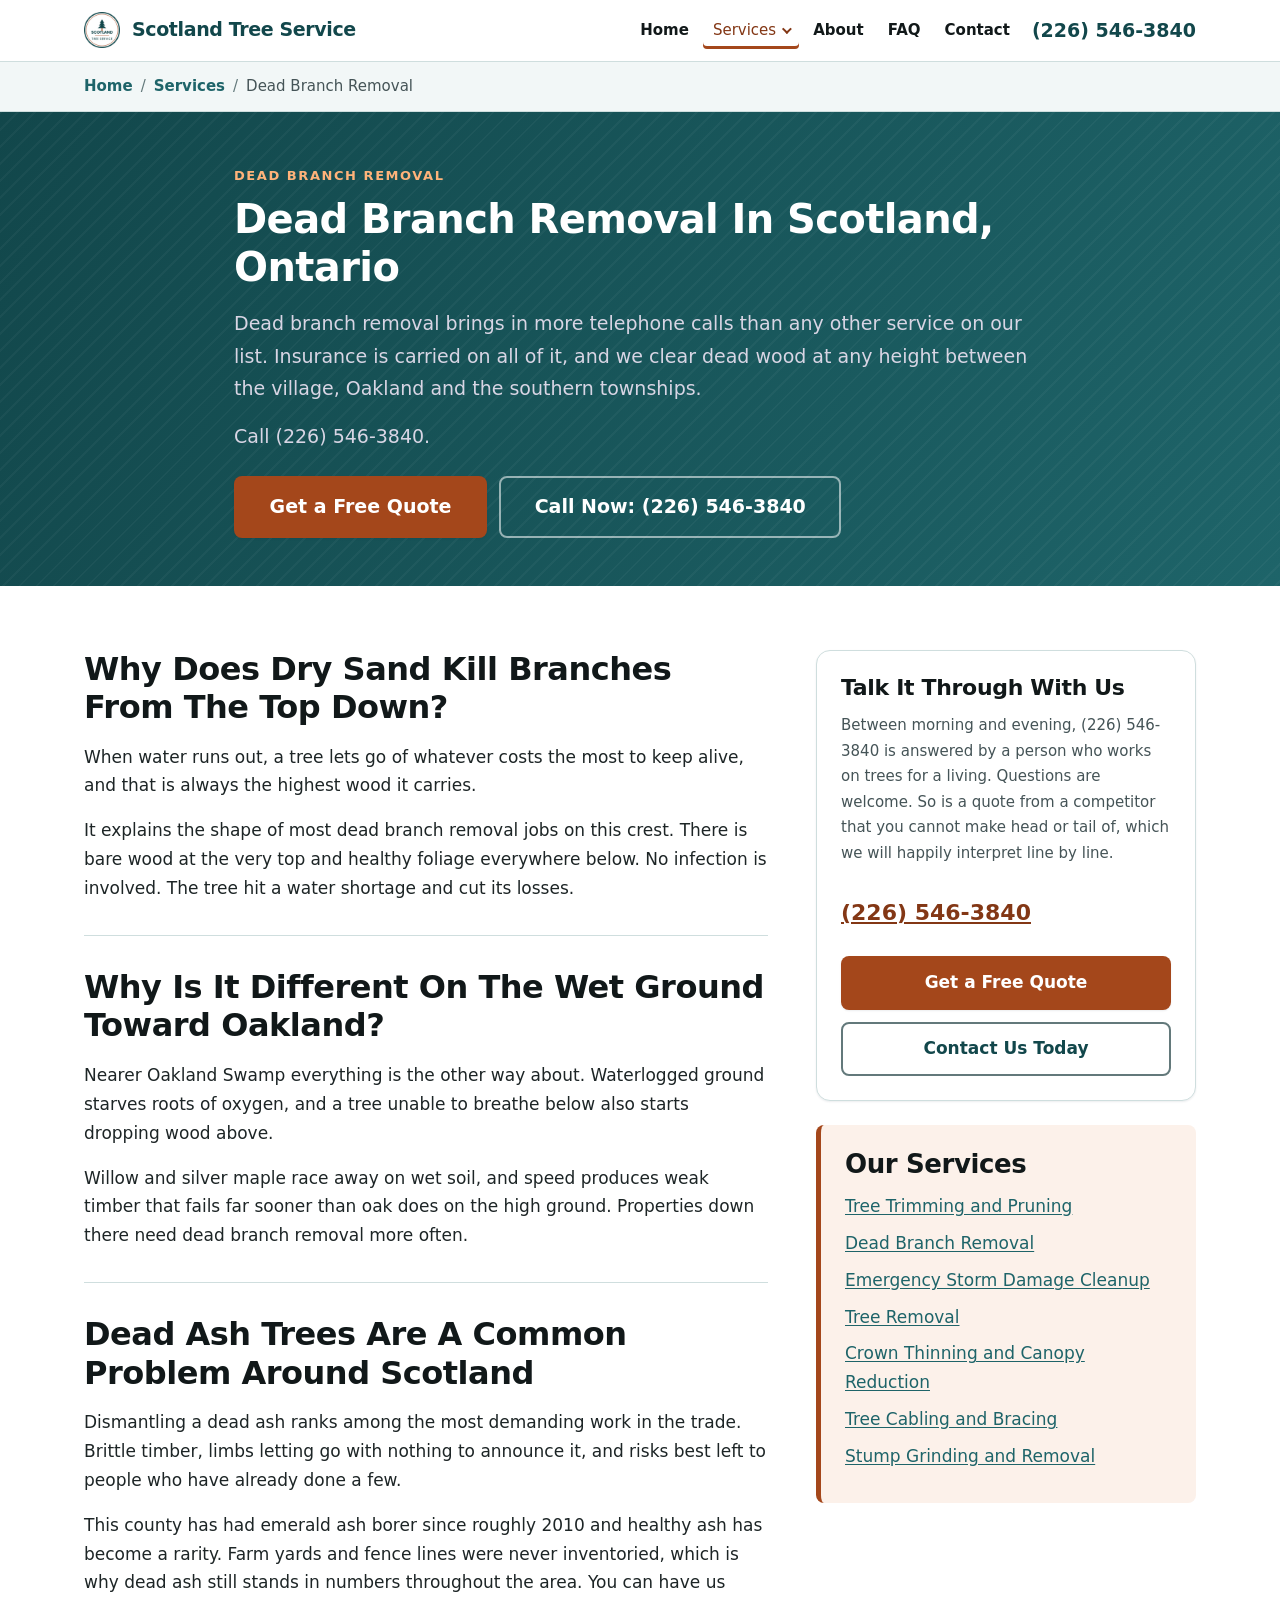
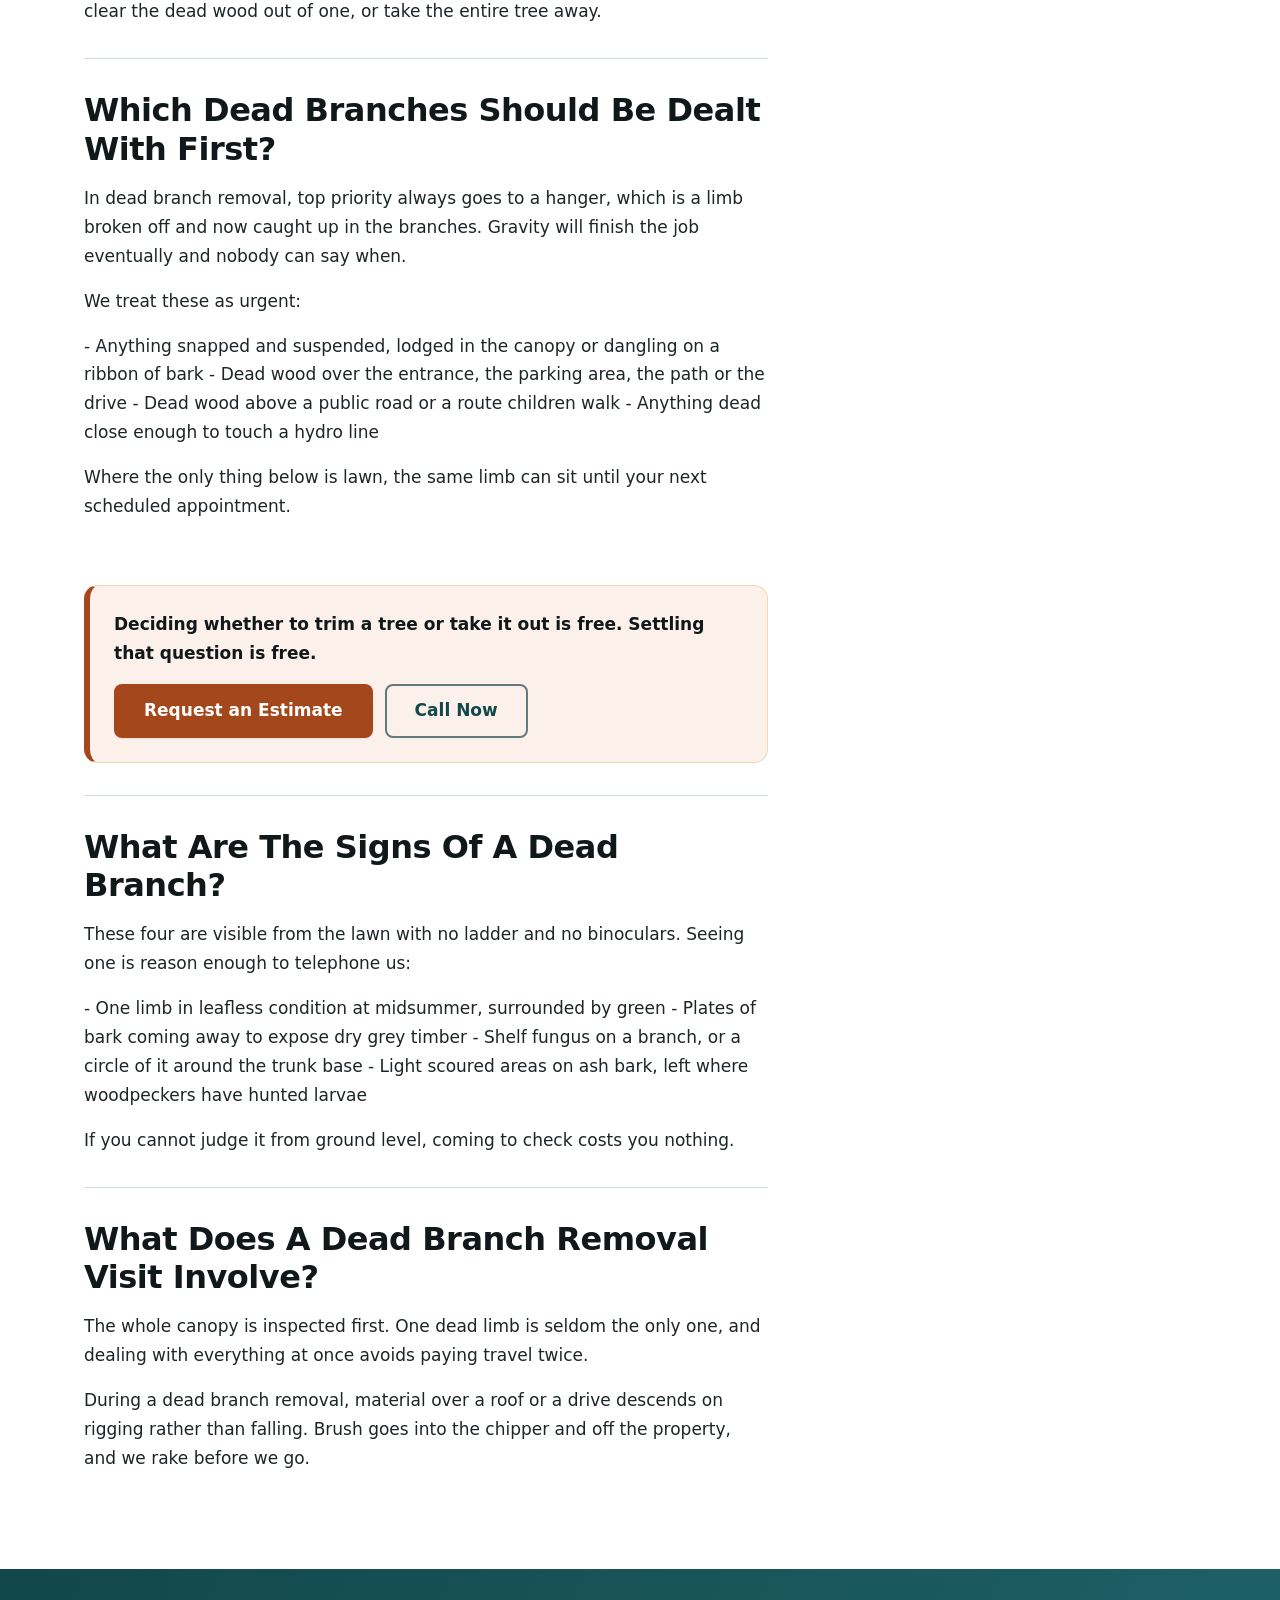
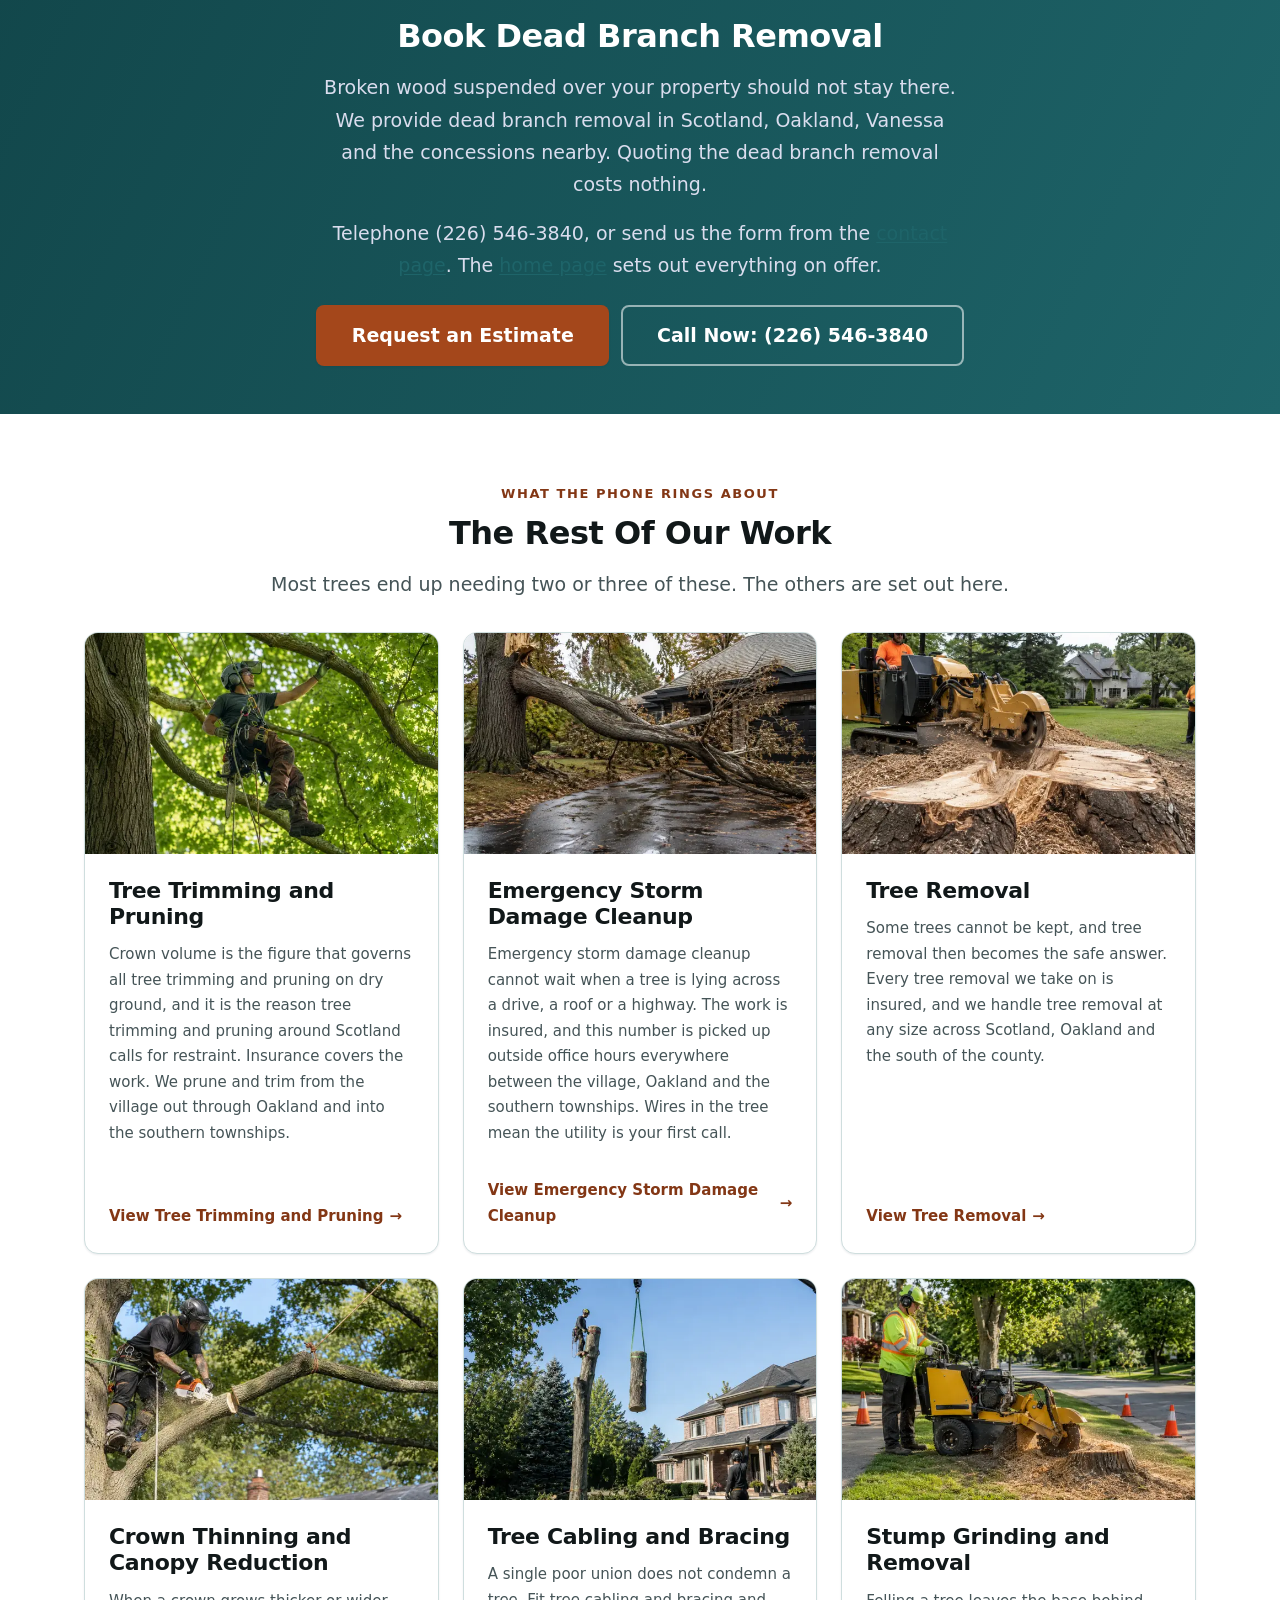
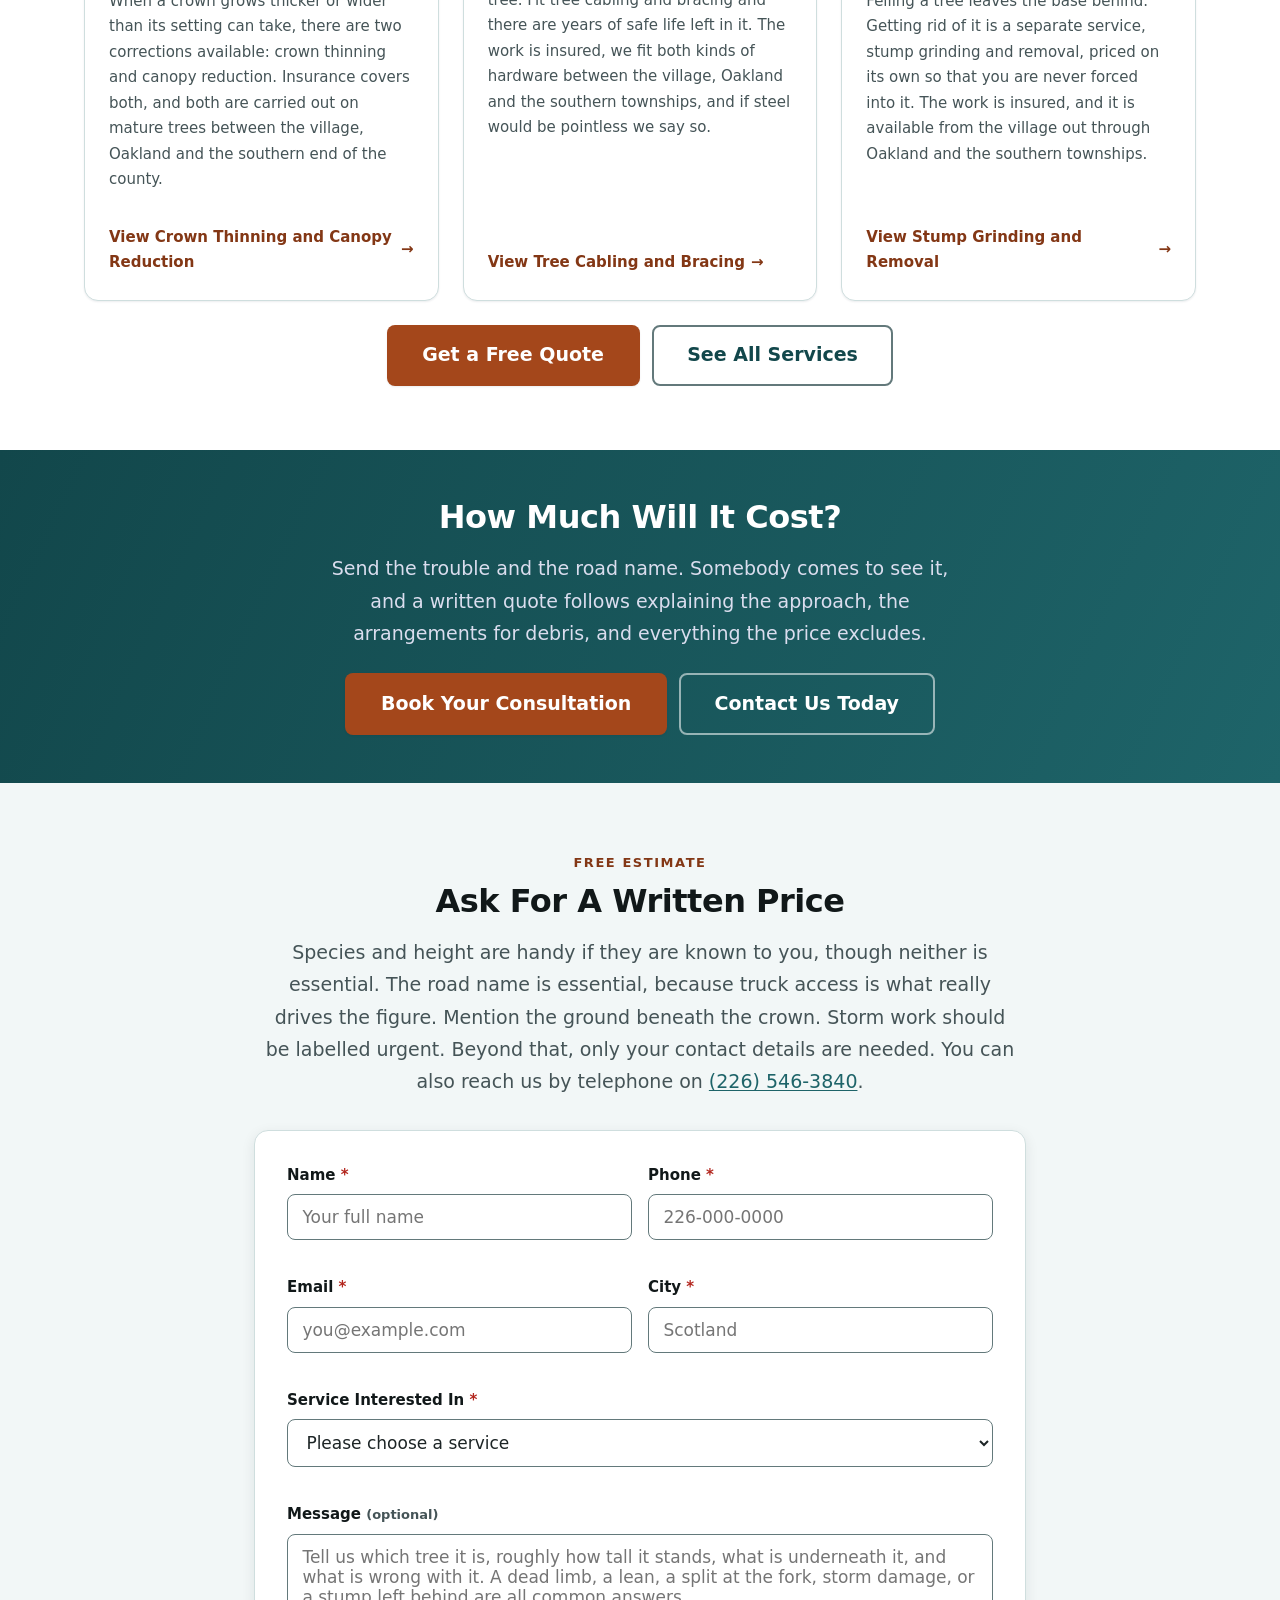
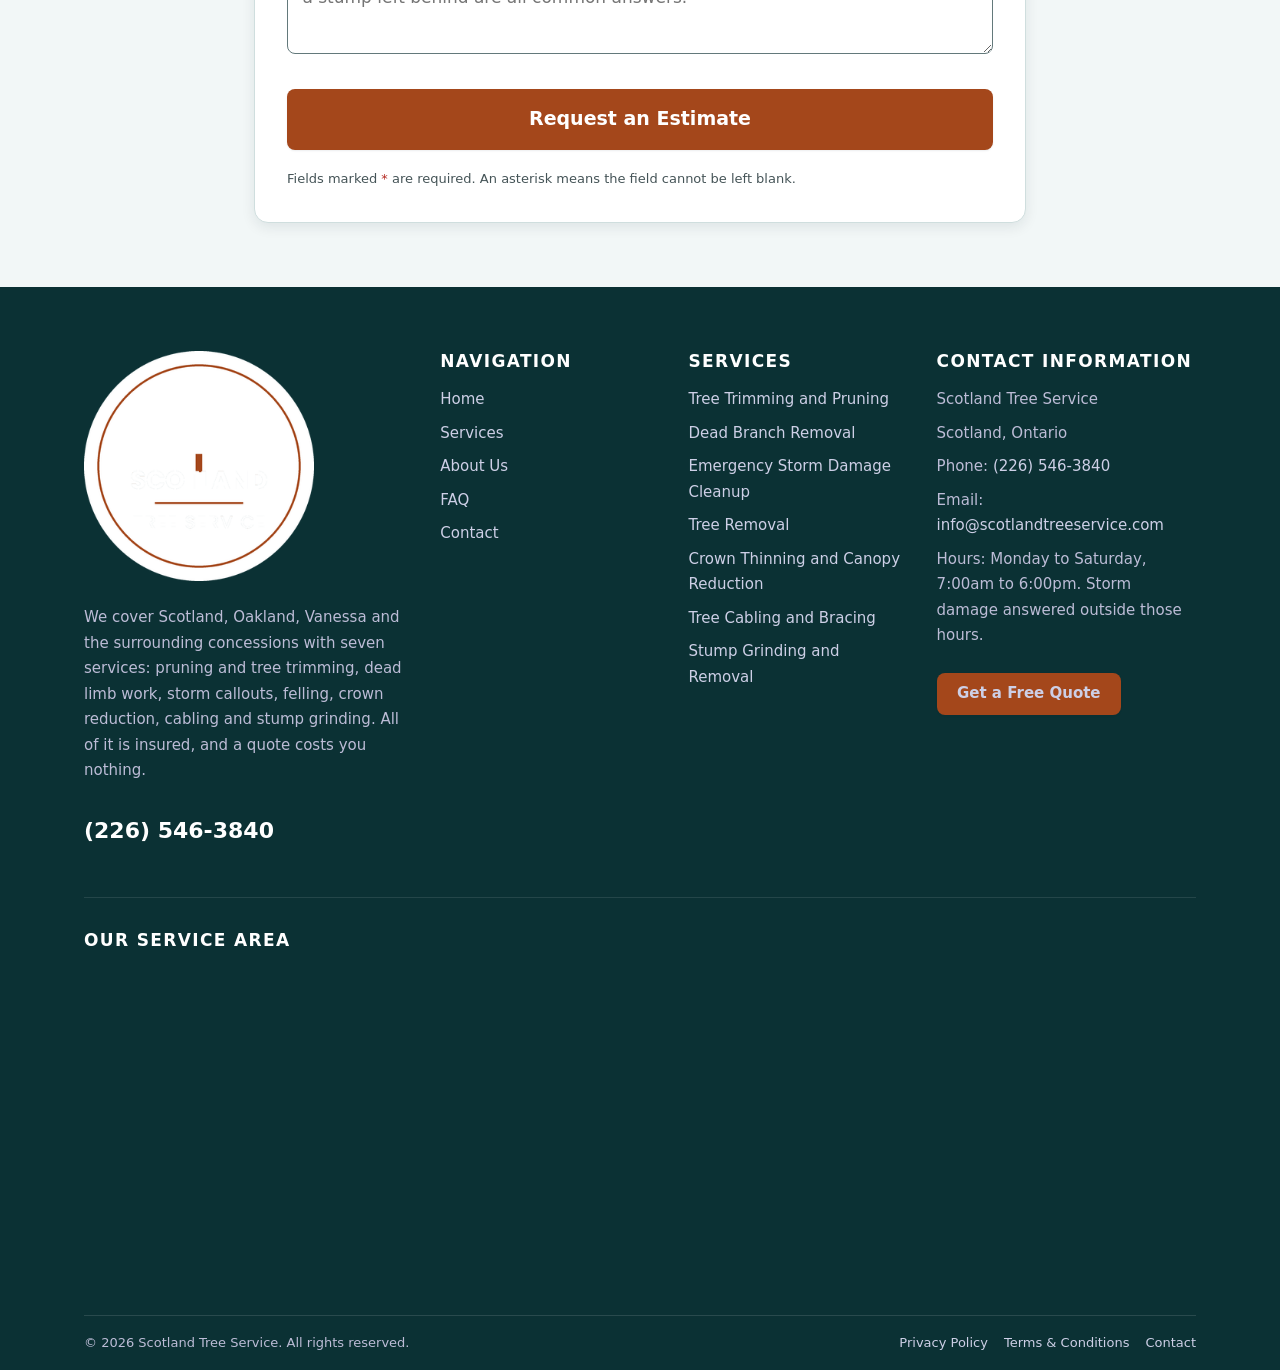
<file: site/dead-branch-removal.html>
<!DOCTYPE html>
<html lang="en-CA">
<head>
<meta charset="utf-8">
<meta name="viewport" content="width=device-width, initial-scale=1">
<meta name="theme-color" content="#12474B">

<!-- ===== SEO: unique title + description ===== -->
<title>Dead Branch Removal | Scotland, Ontario</title>
<meta name="description" content="Dead branch removal in Scotland, Ontario. Dry sand kills from the top down, wet ground toward Oakland does it differently. Call (226) 546-3840.">
<meta name="robots" content="index, follow, max-image-preview:large">
<meta name="author" content="Scotland Tree Service">
<meta name="geo.region" content="CA-ON">
<meta name="geo.placename" content="Scotland, Ontario">

<link rel="canonical" href="https://www.scotlandtreeservice.com/dead-branch-removal">

<!-- ===== Open Graph / social sharing ===== -->
<meta property="og:type" content="website">
<meta property="og:site_name" content="Scotland Tree Service">
<meta property="og:locale" content="en_CA">
<meta property="og:title" content="Dead Branch Removal | Scotland, Ontario">
<meta property="og:description" content="Dead branch removal in Scotland, Ontario. Dry sand kills from the top down, wet ground toward Oakland does it differently. Call (226) 546-3840.">
<meta property="og:url" content="https://www.scotlandtreeservice.com/dead-branch-removal">
<meta property="og:image" content="https://www.scotlandtreeservice.com/images/og-image.jpg">
<meta property="og:image:width" content="1200">
<meta property="og:image:height" content="630">
<meta property="og:image:type" content="image/jpeg">
<meta property="og:image:alt" content="Scotland Tree Service - tree trimming in Scotland, Ontario">
<meta name="twitter:card" content="summary_large_image">
<meta name="twitter:title" content="Dead Branch Removal | Scotland, Ontario">
<meta name="twitter:description" content="Dead branch removal in Scotland, Ontario. Dry sand kills from the top down, wet ground toward Oakland does it differently. Call (226) 546-3840.">
<meta name="twitter:image" content="https://www.scotlandtreeservice.com/images/og-image.jpg">

<!-- Fingerprinted. _headers caches /images/* for a year as immutable, and
     unlike the photographs these filenames never change - so without a
     ?v=<hash> a rebranded favicon can never reach anyone who already
     visited. Browsers ignore reloads for immutable assets; only a new URL
     works. -->
<link rel="icon" href="images/favicon.ico?v=dc7d6154" sizes="any">
<link rel="icon" type="image/png" sizes="32x32" href="images/icon-32.png?v=fe511a99">
<link rel="icon" type="image/png" sizes="16x16" href="images/icon-16.png?v=2eeb1114">
<link rel="apple-touch-icon" sizes="180x180" href="images/icon-180.png?v=2347e97f">
<link rel="manifest" href="site.webmanifest">
<link rel="stylesheet" href="style.css?v=99626802">
<script src="script.js?v=3b63bb79" defer></script>

<!-- ===== Schema.org: Local Business ===== -->
<script type="application/ld+json">
{
  "@context": "https://schema.org",
  "@type": "HomeAndConstructionBusiness",
  "@id": "https://www.scotlandtreeservice.com/#business",
  "name": "Scotland Tree Service",
  "description": "Tree trimming, tree removal and emergency storm damage cleanup for homes and property owners in Scotland, Ontario and the County of Brant.",
  "url": "https://www.scotlandtreeservice.com/",
  "telephone": "(226) 546-3840",
  "email": "info@scotlandtreeservice.com",
  "image": "https://www.scotlandtreeservice.com/images/og-image.jpg",
  "logo": "https://www.scotlandtreeservice.com/images/logo.png",
  "priceRange": "$$",
  "address": {
    "@type": "PostalAddress",
    "addressLocality": "Scotland",
    "addressRegion": "ON",
    "addressCountry": "CA"
  },
  "geo": {
    "@type": "GeoCoordinates",
    "latitude": "43.0246",
    "longitude": "-80.3743"
  },
  "openingHoursSpecification": [
    {
      "@type": "OpeningHoursSpecification",
      "dayOfWeek": [
        "Monday",
        "Tuesday",
        "Wednesday",
        "Thursday",
        "Friday",
        "Saturday"
      ],
      "opens": "07:00",
      "closes": "18:00"
    }
  ],
  "areaServed": [
    {
      "@type": "City",
      "name": "Scotland"
    },
    {
      "@type": "City",
      "name": "Oakland"
    },
    {
      "@type": "City",
      "name": "East Oakland"
    },
    {
      "@type": "City",
      "name": "Vanessa"
    },
    {
      "@type": "City",
      "name": "Maple Grove"
    },
    {
      "@type": "City",
      "name": "Four Ponds Corners"
    },
    {
      "@type": "City",
      "name": "Boston"
    },
    {
      "@type": "City",
      "name": "Waterford"
    },
    {
      "@type": "City",
      "name": "Norwich"
    }
  ],
  "hasOfferCatalog": {
    "@type": "OfferCatalog",
    "name": "Tree Trimming and Tree Removal Services",
    "itemListElement": [
      {
        "@type": "Offer",
        "itemOffered": {
          "@type": "Service",
          "name": "Tree Trimming and Pruning"
        }
      },
      {
        "@type": "Offer",
        "itemOffered": {
          "@type": "Service",
          "name": "Dead Branch Removal"
        }
      },
      {
        "@type": "Offer",
        "itemOffered": {
          "@type": "Service",
          "name": "Emergency Storm Damage Cleanup"
        }
      },
      {
        "@type": "Offer",
        "itemOffered": {
          "@type": "Service",
          "name": "Tree Removal"
        }
      },
      {
        "@type": "Offer",
        "itemOffered": {
          "@type": "Service",
          "name": "Crown Thinning and Canopy Reduction"
        }
      },
      {
        "@type": "Offer",
        "itemOffered": {
          "@type": "Service",
          "name": "Tree Cabling and Bracing"
        }
      },
      {
        "@type": "Offer",
        "itemOffered": {
          "@type": "Service",
          "name": "Stump Grinding and Removal"
        }
      }
    ]
  }
}
</script>
<script type="application/ld+json">
{
  "@context": "https://schema.org",
  "@type": "BreadcrumbList",
  "itemListElement": [
    {
      "@type": "ListItem",
      "position": 1,
      "name": "Home",
      "item": "https://www.scotlandtreeservice.com/"
    },
    {
      "@type": "ListItem",
      "position": 2,
      "name": "Services",
      "item": "https://www.scotlandtreeservice.com/services"
    },
    {
      "@type": "ListItem",
      "position": 3,
      "name": "Dead Branch Removal",
      "item": "https://www.scotlandtreeservice.com/"
    }
  ]
}
</script>
<script type="application/ld+json">
{
  "@context": "https://schema.org",
  "@type": "Service",
  "serviceType": "Dead Branch Removal",
  "name": "Dead Branch Removal In Scotland, Ontario",
  "description": "Dead branch removal in Scotland, Ontario. Dry sand kills from the top down, wet ground toward Oakland does it differently. Call (226) 546-3840.",
  "provider": {
    "@type": "HomeAndConstructionBusiness",
    "@id": "https://www.scotlandtreeservice.com/#business",
    "name": "Scotland Tree Service",
    "telephone": "(226) 546-3840"
  },
  "areaServed": {
    "@type": "City",
    "name": "Scotland, Ontario"
  },
  "url": "https://www.scotlandtreeservice.com/dead-branch-removal.html"
}
</script>
</head>
<body>
<a class="skip-link" href="#main">Skip to main content</a>

<header class="site-header site-header--compact">
  <div class="container site-header__inner">
    <a class="logo" href="/" aria-label="Scotland Tree Service home page">
      <img src="images/icon-96.png" alt="Scotland Tree Service logo"
           width="36" height="36" fetchpriority="high">
      <span class="logo__text">
        <span class="logo__name">Scotland Tree Service</span>
      </span>
    </a>
    <button class="nav-burger" type="button" aria-expanded="false"
            aria-controls="primary-nav" aria-label="Open main menu">
      <span></span><span></span><span></span>
    </button>
    <nav class="nav" id="primary-nav" aria-label="Main navigation">
      <ul class="nav__list">
        <li><a class="nav__link" href="/">Home</a></li>
        <li class="nav__item--has-menu">
          <button class="nav__link nav__toggle" type="button"
                  aria-expanded="false" aria-controls="services-menu" aria-current="page">Services</button>
          <ul class="nav__submenu" id="services-menu">
            <li><a href="/services">All Services</a></li>
            <li><a href="/tree-trimming-and-pruning">Tree Trimming and Pruning</a></li>
            <li><a href="/dead-branch-removal" aria-current="page">Dead Branch Removal</a></li>
            <li><a href="/emergency-storm-damage-cleanup">Emergency Storm Damage Cleanup</a></li>
            <li><a href="/tree-removal">Tree Removal</a></li>
            <li><a href="/crown-thinning-and-canopy-reduction">Crown Thinning and Canopy Reduction</a></li>
            <li><a href="/tree-cabling-and-bracing">Tree Cabling and Bracing</a></li>
            <li><a href="/stump-grinding-and-removal">Stump Grinding and Removal</a></li>
          </ul>
        </li>
        <li><a class="nav__link" href="/about">About</a></li>
        <li><a class="nav__link" href="/faq">FAQ</a></li>
        <li><a class="nav__link" href="/contact">Contact</a></li>
      </ul>
      <div class="header-cta">
        <a class="site-header__tel" href="tel:+12265463840">(226) 546-3840</a>
      </div>
    </nav>
  </div>
</header>

<!-- ============================= BREADCRUMBS ============================= -->
<nav class="breadcrumbs" aria-label="Breadcrumb">
  <div class="container">
    <ol>
      <li><a href="/">Home</a></li><li><a href="/services">Services</a></li><li><span aria-current="page">Dead Branch Removal</span></li>
    </ol>
  </div>
</nav>

<main id="main">

<!-- ============================= HERO ============================= -->
<section class="hero hero--page" aria-labelledby="hero-heading">
  <div class="container hero__inner">
    <div class="hero__intro">
      <span class="eyebrow" style="color:#ffb37a;">Dead Branch Removal</span>
      <h1 id="hero-heading">Dead Branch Removal In Scotland, Ontario</h1>
      <p>Dead branch removal brings in more telephone calls than any other service on our list. Insurance is carried on all of it, and we clear dead wood at any height between the village, Oakland and the southern townships.</p>
      <p>Call (226) 546-3840.</p>
      <div class="btn-row">
        <a class="btn btn--primary btn--lg" href="#quote">Get a Free Quote</a>
        <a class="btn btn--ghost btn--lg" href="tel:+12265463840">Call Now: (226) 546-3840</a>
      </div>
    </div>
  </div>
</section>

<!-- ============================= SERVICE DETAIL ============================= -->
<section class="section" aria-labelledby="detail-heading">
  <div class="container">
    <h2 id="detail-heading" class="visually-hidden">Dead Branch Removal details</h2>
    <div class="layout-split">
      <div class="prose">
      <section class="content-block">
        <h2>Why Does Dry Sand Kill Branches From The Top Down?</h2>
        <p>When water runs out, a tree lets go of whatever costs the most to keep alive, and that is always the highest wood it carries.</p>
        <p>It explains the shape of most <a class="ext-link" href="https://malverntreetrimming.com/" target="_blank" rel="noopener">dead branch removal</a> jobs on this crest. There is bare wood at the very top and healthy foliage everywhere below. No infection is involved. The tree hit a water shortage and cut its losses.</p>
      </section>
      <section class="content-block">
        <h2>Why Is It Different On The Wet Ground Toward Oakland?</h2>
        <p>Nearer Oakland Swamp everything is the other way about. Waterlogged ground starves roots of oxygen, and a tree unable to breathe below also starts dropping wood above.</p>
        <p>Willow and silver maple race away on wet soil, and speed produces weak timber that fails far sooner than oak does on the high ground. Properties down there need dead branch removal more often.</p>
      </section>
      <section class="content-block">
        <h2>Dead Ash Trees Are A Common Problem Around Scotland</h2>
        <p>Dismantling a dead ash ranks among the most demanding work in the trade. Brittle timber, limbs letting go with nothing to announce it, and risks best left to people who have already done a few.</p>
        <p>This county has had emerald ash borer since roughly 2010 and healthy ash has become a rarity. Farm yards and fence lines were never inventoried, which is why dead ash still stands in numbers throughout the area. You can have us clear the dead wood out of one, or take the entire tree away.</p>
      </section>
      <section class="content-block">
        <h2>Which Dead Branches Should Be Dealt With First?</h2>
        <p>In dead branch removal, top priority always goes to a hanger, which is a limb broken off and now caught up in the branches. Gravity will finish the job eventually and nobody can say when.</p>
        <p>We treat these as urgent:</p>
        <p>- Anything snapped and suspended, lodged in the canopy or dangling on a ribbon of bark - Dead wood over the entrance, the parking area, the path or the drive - Dead wood above a public road or a route children walk - Anything dead close enough to touch a hydro line</p>
        <p>Where the only thing below is lawn, the same limb can sit until your next scheduled appointment.</p>
      </section>

      <!-- Mid-content conversion prompt -->
      <aside class="cta-inline" aria-label="Estimate call to action">
        <p>Deciding whether to trim a tree or take it out is free. Settling that question is free.</p>
        <div class="btn-row">
          <a class="btn btn--primary" href="#quote">Request an Estimate</a>
          <a class="btn btn--outline" href="tel:+12265463840">Call Now</a>
        </div>
      </aside>
      <section class="content-block">
        <h2>What Are The Signs Of A Dead Branch?</h2>
        <p>These four are visible from the lawn with no ladder and no binoculars. Seeing one is reason enough to telephone us:</p>
        <p>- One limb in leafless condition at midsummer, surrounded by green - Plates of bark coming away to expose dry grey timber - Shelf fungus on a branch, or a circle of it around the trunk base - Light scoured areas on ash bark, left where woodpeckers have hunted larvae</p>
        <p>If you cannot judge it from ground level, coming to check costs you nothing.</p>
      </section>
      <section class="content-block">
        <h2>What Does A Dead Branch Removal Visit Involve?</h2>
        <p>The whole canopy is inspected first. One dead limb is seldom the only one, and dealing with everything at once avoids paying travel twice.</p>
        <p>During a dead branch removal, material over a roof or a drive descends on rigging rather than falling. Brush goes into the chipper and off the property, and we rake before we go.</p>
      </section>
      </div>

      <!-- Sticky conversion sidebar -->
      <aside class="sidebar" aria-labelledby="sidebar-heading">
        <div class="card">
          <h3 id="sidebar-heading">Talk It Through With Us</h3>
          <p>Between morning and evening, (226) 546-3840 is answered by a person who works on trees for a living. Questions are welcome. So is a quote from a competitor that you cannot make head or tail of, which we will happily interpret line by line.</p>
          <p><a class="footer-phone" style="color:var(--color-accent-dark) !important;" href="tel:+12265463840">(226) 546-3840</a></p>
          <div class="btn-row">
            <a class="btn btn--primary btn--block" href="#quote">Get a Free Quote</a>
            <a class="btn btn--outline btn--block" href="/contact">Contact Us Today</a>
          </div>
        </div>
        <div class="panel" style="margin-top:var(--space-5);">
          <h3>Our Services</h3>
          <ul class="footer-list" style="padding:0;">
            <li><a href="/tree-trimming-and-pruning" style="color:var(--color-primary-light);">Tree Trimming and Pruning</a></li><li><a href="/dead-branch-removal" style="color:var(--color-primary-light);">Dead Branch Removal</a></li><li><a href="/emergency-storm-damage-cleanup" style="color:var(--color-primary-light);">Emergency Storm Damage Cleanup</a></li><li><a href="/tree-removal" style="color:var(--color-primary-light);">Tree Removal</a></li><li><a href="/crown-thinning-and-canopy-reduction" style="color:var(--color-primary-light);">Crown Thinning and Canopy Reduction</a></li><li><a href="/tree-cabling-and-bracing" style="color:var(--color-primary-light);">Tree Cabling and Bracing</a></li><li><a href="/stump-grinding-and-removal" style="color:var(--color-primary-light);">Stump Grinding and Removal</a></li>
          </ul>
        </div>
      </aside>

    </div>
  </div>
</section>

<!-- ============================= CLOSING CTA (from source copy) ============================= -->
<section class="cta-band" aria-labelledby="closing-heading">
  <div class="container">
    <h2 id="closing-heading">Book Dead Branch Removal</h2>
    <p>Broken wood suspended over your property should not stay there. We provide dead branch removal in Scotland, Oakland, Vanessa and the concessions nearby. Quoting the dead branch removal costs nothing.</p>
    <p>Telephone (226) 546-3840, or send us the form from the <a href="/contact">contact page</a>. The <a href="/">home page</a> sets out everything on offer.</p>
    <div class="btn-row is-centered">
      <a class="btn btn--primary btn--lg" href="#quote">Request an Estimate</a>
      <a class="btn btn--ghost btn--lg" href="tel:+12265463840">Call Now: (226) 546-3840</a>
    </div>
  </div>
</section>


<!-- ============================= SERVICES GRID ============================= -->
<section class="section" id="services" aria-labelledby="services-heading">
  <div class="container">
    <div class="section-head is-centered">
      <span class="eyebrow">What The Phone Rings About</span>
      <h2 id="services-heading">The Rest Of Our Work</h2>
      <p class="lead">Most trees end up needing two or three of these. The others are set out here.</p>
    </div>
    <div class="grid grid--3">
      <article class="service-card">
        <div class="service-card__media">
          <picture>
            <source type="image/webp" srcset="images/service-tree-trimming-and-pruning-640.webp 640w, images/service-tree-trimming-and-pruning-960.webp 960w" sizes="(max-width: 620px) 92vw, (max-width: 1024px) 45vw, 340px">
            <img src="images/service-tree-trimming-and-pruning-640.jpg" srcset="images/service-tree-trimming-and-pruning-640.jpg 640w, images/service-tree-trimming-and-pruning-960.jpg 960w" sizes="(max-width: 620px) 92vw, (max-width: 1024px) 45vw, 340px"
                 alt="Climber tied in and working the upper growth of a mature maple" width="640" height="400" loading="lazy" decoding="async">
          </picture>
        </div>
        <div class="service-card__body">
          <h3><a href="/tree-trimming-and-pruning" style="text-decoration:none;color:inherit;">Tree Trimming and Pruning</a></h3>
          <p>Crown volume is the figure that governs all tree trimming and pruning on dry ground, and it is the reason tree trimming and pruning around Scotland calls for restraint. Insurance covers the work. We prune and trim from the village out through Oakland and into the southern townships.</p>
          <a class="service-card__link" href="/tree-trimming-and-pruning">View Tree Trimming and Pruning</a>
        </div>
      </article>
      <article class="service-card">
        <div class="service-card__media">
          <picture>
            <source type="image/webp" srcset="images/service-emergency-storm-damage-cleanup-640.webp 640w, images/service-emergency-storm-damage-cleanup-960.webp 960w" sizes="(max-width: 620px) 92vw, (max-width: 1024px) 45vw, 340px">
            <img src="images/service-emergency-storm-damage-cleanup-640.jpg" srcset="images/service-emergency-storm-damage-cleanup-640.jpg 640w, images/service-emergency-storm-damage-cleanup-960.jpg 960w" sizes="(max-width: 620px) 92vw, (max-width: 1024px) 45vw, 340px"
                 alt="Storm-thrown tree resting across a fence line after a blow" width="640" height="400" loading="lazy" decoding="async">
          </picture>
        </div>
        <div class="service-card__body">
          <h3><a href="/emergency-storm-damage-cleanup" style="text-decoration:none;color:inherit;">Emergency Storm Damage Cleanup</a></h3>
          <p>Emergency storm damage cleanup cannot wait when a tree is lying across a drive, a roof or a highway. The work is insured, and this number is picked up outside office hours everywhere between the village, Oakland and the southern townships. Wires in the tree mean the utility is your first call.</p>
          <a class="service-card__link" href="/emergency-storm-damage-cleanup">View Emergency Storm Damage Cleanup</a>
        </div>
      </article>
      <article class="service-card">
        <div class="service-card__media">
          <picture>
            <source type="image/webp" srcset="images/service-tree-removal-640.webp 640w, images/service-tree-removal-960.webp 960w" sizes="(max-width: 620px) 92vw, (max-width: 1024px) 45vw, 340px">
            <img src="images/service-tree-removal-640.jpg" srcset="images/service-tree-removal-640.jpg 640w, images/service-tree-removal-960.jpg 960w" sizes="(max-width: 620px) 92vw, (max-width: 1024px) 45vw, 340px"
                 alt="Bucket truck raised into a roadside tree on a concession road" width="640" height="400" loading="lazy" decoding="async">
          </picture>
        </div>
        <div class="service-card__body">
          <h3><a href="/tree-removal" style="text-decoration:none;color:inherit;">Tree Removal</a></h3>
          <p>Some trees cannot be kept, and tree removal then becomes the safe answer. Every tree removal we take on is insured, and we handle tree removal at any size across Scotland, Oakland and the south of the county.</p>
          <a class="service-card__link" href="/tree-removal">View Tree Removal</a>
        </div>
      </article>
      <article class="service-card">
        <div class="service-card__media">
          <picture>
            <source type="image/webp" srcset="images/service-crown-thinning-and-canopy-reduction-640.webp 640w, images/service-crown-thinning-and-canopy-reduction-960.webp 960w" sizes="(max-width: 620px) 92vw, (max-width: 1024px) 45vw, 340px">
            <img src="images/service-crown-thinning-and-canopy-reduction-640.jpg" srcset="images/service-crown-thinning-and-canopy-reduction-640.jpg 640w, images/service-crown-thinning-and-canopy-reduction-960.jpg 960w" sizes="(max-width: 620px) 92vw, (max-width: 1024px) 45vw, 340px"
                 alt="Climber on a long horizontal limb with rigging lines set" width="640" height="400" loading="lazy" decoding="async">
          </picture>
        </div>
        <div class="service-card__body">
          <h3><a href="/crown-thinning-and-canopy-reduction" style="text-decoration:none;color:inherit;">Crown Thinning and Canopy Reduction</a></h3>
          <p>When a crown grows thicker or wider than its setting can take, there are two corrections available: crown thinning and canopy reduction. Insurance covers both, and both are carried out on mature trees between the village, Oakland and the southern end of the county.</p>
          <a class="service-card__link" href="/crown-thinning-and-canopy-reduction">View Crown Thinning and Canopy Reduction</a>
        </div>
      </article>
      <article class="service-card">
        <div class="service-card__media">
          <picture>
            <source type="image/webp" srcset="images/service-tree-cabling-and-bracing-640.webp 640w, images/service-tree-cabling-and-bracing-960.webp 960w" sizes="(max-width: 620px) 92vw, (max-width: 1024px) 45vw, 340px">
            <img src="images/service-tree-cabling-and-bracing-640.jpg" srcset="images/service-tree-cabling-and-bracing-640.jpg 640w, images/service-tree-cabling-and-bracing-960.jpg 960w" sizes="(max-width: 620px) 92vw, (max-width: 1024px) 45vw, 340px"
                 alt="Fork split open on a multi-stemmed trunk over a village lot" width="640" height="400" loading="lazy" decoding="async">
          </picture>
        </div>
        <div class="service-card__body">
          <h3><a href="/tree-cabling-and-bracing" style="text-decoration:none;color:inherit;">Tree Cabling and Bracing</a></h3>
          <p>A single poor union does not condemn a tree. Fit tree cabling and bracing and there are years of safe life left in it. The work is insured, we fit both kinds of hardware between the village, Oakland and the southern townships, and if steel would be pointless we say so.</p>
          <a class="service-card__link" href="/tree-cabling-and-bracing">View Tree Cabling and Bracing</a>
        </div>
      </article>
      <article class="service-card">
        <div class="service-card__media">
          <picture>
            <source type="image/webp" srcset="images/service-stump-grinding-and-removal-640.webp 640w, images/service-stump-grinding-and-removal-960.webp 960w" sizes="(max-width: 620px) 92vw, (max-width: 1024px) 45vw, 340px">
            <img src="images/service-stump-grinding-and-removal-640.jpg" srcset="images/service-stump-grinding-and-removal-640.jpg 640w, images/service-stump-grinding-and-removal-960.jpg 960w" sizes="(max-width: 620px) 92vw, (max-width: 1024px) 45vw, 340px"
                 alt="Ground-out stump face with the grinder alongside" width="640" height="400" loading="lazy" decoding="async">
          </picture>
        </div>
        <div class="service-card__body">
          <h3><a href="/stump-grinding-and-removal" style="text-decoration:none;color:inherit;">Stump Grinding and Removal</a></h3>
          <p>Felling a tree leaves the base behind. Getting rid of it is a separate service, stump grinding and removal, priced on its own so that you are never forced into it. The work is insured, and it is available from the village out through Oakland and the southern townships.</p>
          <a class="service-card__link" href="/stump-grinding-and-removal">View Stump Grinding and Removal</a>
        </div>
      </article>
    </div>
    <div class="btn-row is-centered">
      <a class="btn btn--primary btn--lg" href="#quote">Get a Free Quote</a>
      <a class="btn btn--outline btn--lg" href="/services">See All Services</a>
    </div>
  </div>
</section>



<!-- ============================= CTA BAND ============================= -->
<section class="cta-band" aria-label="Contact call to action">
  <div class="container">
    <h2>How Much Will It Cost?</h2>
    <p>Send the trouble and the road name. Somebody comes to see it, and a written quote follows explaining the approach, the arrangements for debris, and everything the price excludes.</p>
    <div class="btn-row is-centered">
        <a class="btn btn--primary btn--lg" href="#quote">Book Your Consultation</a>
        <a class="btn btn--ghost btn--lg" href="/contact">Contact Us Today</a>
    </div>
  </div>
</section>



<!-- ============================= LEAD INTAKE FORM ============================= -->
<section class="section section--alt" id="quote" aria-labelledby="quote-heading">
  <div class="container container--narrow">
    <div class="section-head is-centered">
      <span class="eyebrow">Free Estimate</span>
      <h2 id="quote-heading">Ask For A Written Price</h2>
      <p class="lead">Species and height are handy if they are known to you, though neither is essential. The road name is essential, because truck access is what really drives the figure. Mention the ground beneath the crown. Storm work should be labelled urgent. Beyond that, only your contact details are needed.
        You can also reach us by telephone on <a href="tel:+12265463840">(226) 546-3840</a>.</p>
    </div>

    <div class="form-wrap">
      <!-- Success message: revealed by script.js after successful validation -->
      <div class="form-success" role="status" aria-live="polite">
        <div>
          <strong>Thanks &mdash; your request has been received.</strong>
          That has reached us. Somebody will get back to you on the next working day.
          For anything urgent, call <a href="tel:+12265463840">(226) 546-3840</a>.
        </div>
      </div>

      <!-- BACKEND: set SHEET_ENDPOINT in script.js to deliver these to your Google Sheet. -->
      <form class="lead-form" action="#" method="post" novalidate
            data-source="Dead Branch Removal" aria-labelledby="quote-heading">
        <div class="form-grid">

          <div class="field">
            <label for="lf-name">Name <span class="req" aria-hidden="true">*</span></label>
            <input type="text" id="lf-name" name="name" autocomplete="name"
                   data-label="Name" placeholder="Your full name" required>
            <span class="field__error" aria-live="polite"></span>
          </div>

          <div class="field">
            <label for="lf-phone">Phone <span class="req" aria-hidden="true">*</span></label>
            <input type="tel" id="lf-phone" name="phone" autocomplete="tel"
                   data-label="Phone" placeholder="226-000-0000" required>
            <span class="field__error" aria-live="polite"></span>
          </div>

          <div class="field">
            <label for="lf-email">Email <span class="req" aria-hidden="true">*</span></label>
            <input type="email" id="lf-email" name="email" autocomplete="email"
                   data-label="Email" placeholder="you@example.com" required>
            <span class="field__error" aria-live="polite"></span>
          </div>

          <div class="field">
            <label for="lf-city">City <span class="req" aria-hidden="true">*</span></label>
            <input type="text" id="lf-city" name="city" autocomplete="address-level2"
                   data-label="City" placeholder="Scotland" required>
            <span class="field__error" aria-live="polite"></span>
          </div>

          <div class="field field--full">
            <label for="lf-service">Service Interested In <span class="req" aria-hidden="true">*</span></label>
            <select id="lf-service" name="service" data-label="Service interested in" required>
            <option value="">Please choose a service</option>
            <option value="Tree trimming or pruning">Tree trimming or pruning</option>
            <option value="Dead or hanging branches">Dead or hanging branches</option>
            <option value="Storm damage - urgent">Storm damage - urgent</option>
            <option value="Tree removal">Tree removal</option>
            <option value="Crown thinning or height reduction">Crown thinning or height reduction</option>
            <option value="Cabling or bracing a weak tree">Cabling or bracing a weak tree</option>
            <option value="Stump grinding">Stump grinding</option>
            <option value="Not sure - please advise">Not sure - please advise</option>
            </select>
            <span class="field__error" aria-live="polite"></span>
          </div>

          <div class="field field--full">
            <label for="lf-message">Message <span class="field__optional">(optional)</span></label>
            <textarea id="lf-message" name="message" data-label="Message"
                      
                      placeholder="Tell us which tree it is, roughly how tall it stands, what is underneath it, and what is wrong with it. A dead limb, a lean, a split at the fork, storm damage, or a stump left behind are all common answers."></textarea>
            <span class="field__error" aria-live="polite"></span>
          </div>

          <!-- Honeypot: hidden from people, filled in by bots. Not a real field. -->
          <div class="field field--full" aria-hidden="true"
               style="position:absolute;left:-9999px;width:1px;height:1px;overflow:hidden;">
            <label for="lf-botcheck">Leave this field empty</label>
            <input type="text" id="lf-botcheck" name="botcheck" tabindex="-1" autocomplete="off">
          </div>

          <div class="field field--full">
            <button class="btn btn--primary btn--lg btn--block" type="submit">Request an Estimate</button>
            <p class="form-note">Fields marked <span class="req" aria-hidden="true">*</span> are required.
              An asterisk means the field cannot be left blank.</p>
          </div>

        </div>
      </form>
    </div>
  </div>
</section>

</main>

<!-- ============================= FOOTER ============================= -->
<footer class="site-footer">
  <div class="container">
    <div class="footer-grid">

      <div class="footer-brand">
        <a class="footer-logo" href="/" aria-label="Scotland Tree Service home page">
          <img src="images/wordmark-light-300.png"
               alt="Scotland Tree Service" width="300" height="310" loading="lazy">
        </a>
        <p>We cover Scotland, Oakland, Vanessa and the surrounding concessions with seven services: pruning and tree trimming, dead limb work, storm callouts, felling, crown reduction, cabling and stump grinding. All of it is insured, and a quote costs you nothing.</p>
        <a class="footer-phone" href="tel:+12265463840">(226) 546-3840</a>
      </div>

      <nav aria-labelledby="footer-nav-heading">
        <h3 id="footer-nav-heading">Navigation</h3>
        <ul class="footer-list">
          <li><a href="/">Home</a></li>
          <li><a href="/services">Services</a></li>
          <li><a href="/about">About Us</a></li>
          <li><a href="/faq">FAQ</a></li>
          <li><a href="/contact">Contact</a></li>
        </ul>
      </nav>

      <nav aria-labelledby="footer-svc-heading">
        <h3 id="footer-svc-heading">Services</h3>
        <ul class="footer-list"><li><a href="/tree-trimming-and-pruning">Tree Trimming and Pruning</a></li><li><a href="/dead-branch-removal">Dead Branch Removal</a></li><li><a href="/emergency-storm-damage-cleanup">Emergency Storm Damage Cleanup</a></li><li><a href="/tree-removal">Tree Removal</a></li><li><a href="/crown-thinning-and-canopy-reduction">Crown Thinning and Canopy Reduction</a></li><li><a href="/tree-cabling-and-bracing">Tree Cabling and Bracing</a></li><li><a href="/stump-grinding-and-removal">Stump Grinding and Removal</a></li></ul>
      </nav>

      <div>
        <h3>Contact Information</h3>
        <ul class="footer-list">
          <li>Scotland Tree Service</li>
          <li>Scotland, Ontario</li>
          <li>Phone: <a href="tel:+12265463840">(226) 546-3840</a></li>
          <li>Email: <a href="mailto:info@scotlandtreeservice.com">info@scotlandtreeservice.com</a></li>
          <li>Hours: Monday to Saturday, 7:00am to 6:00pm. Storm damage answered outside those hours.</li>
        </ul>
        <div class="btn-row">
          <a class="btn btn--primary btn--sm" href="#quote">Get a Free Quote</a>
        </div>
      </div>

    </div>

    <!-- Service area map.
         The embed ships from Google at a fixed 600x450. Those attributes are
         kept so the browser reserves the right box before the frame loads and
         the footer does not jump, but CSS overrides the rendered size to fill
         the container. loading="lazy" is deliberate: this is the last thing on
         the page and it must not cost anything on first paint. -->
    <section class="footer-map" aria-labelledby="footer-map-heading">
      <h3 id="footer-map-heading">Our Service Area</h3>
      <iframe
        title="Map of the the County of Brant service area covered by Scotland Tree Service"
        src="https://www.google.com/maps/embed?pb=!1m3!2m1!1sScotland,+Ontario,+Canada!6i14"
        width="600" height="450" loading="lazy" allowfullscreen=""
        referrerpolicy="strict-origin-when-cross-origin"></iframe>
    </section>

    <div class="footer-bottom">
      <p style="margin:0;">&copy; <span data-year>2026</span> Scotland Tree Service. All rights reserved.</p>
      <ul class="footer-legal">
        <li><a href="/privacy-policy">Privacy Policy</a></li>
        <li><a href="/terms">Terms &amp; Conditions</a></li>
        <li><a href="/contact">Contact</a></li>
      </ul>
    </div>
  </div>
</footer>

<!-- Sticky mobile call bar -->
<div class="call-bar" role="region" aria-label="Quick contact">
  <a class="btn btn--primary" href="tel:+12265463840">Call Now</a>
  <a class="btn btn--secondary" href="#quote">Get a Free Quote</a>
</div>

<!-- Scroll to top -->
<button class="to-top" type="button" aria-label="Scroll back to top of page">
  <svg viewBox="0 0 24 24" aria-hidden="true" focusable="false"><path d="M12 4l8 8h-5v8H9v-8H4z"/></svg>
</button>

</body>
</html>
</file>
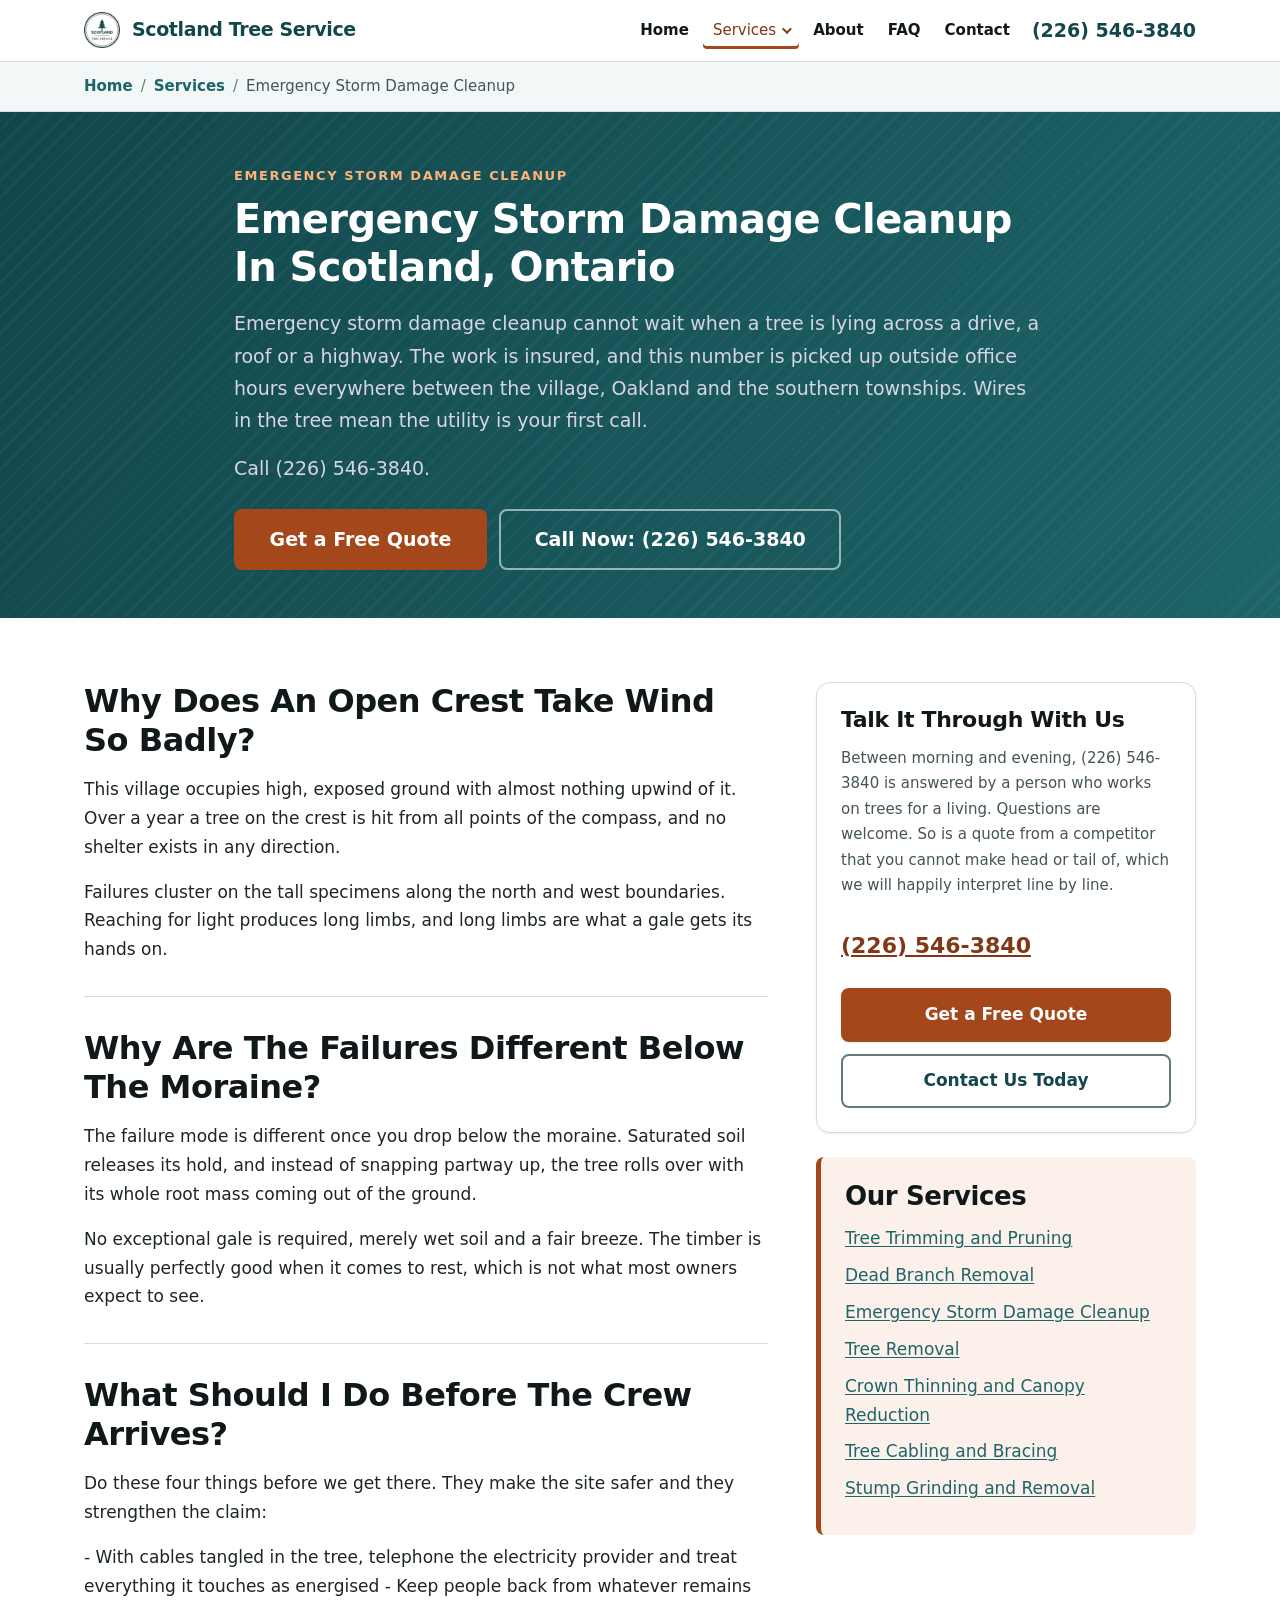
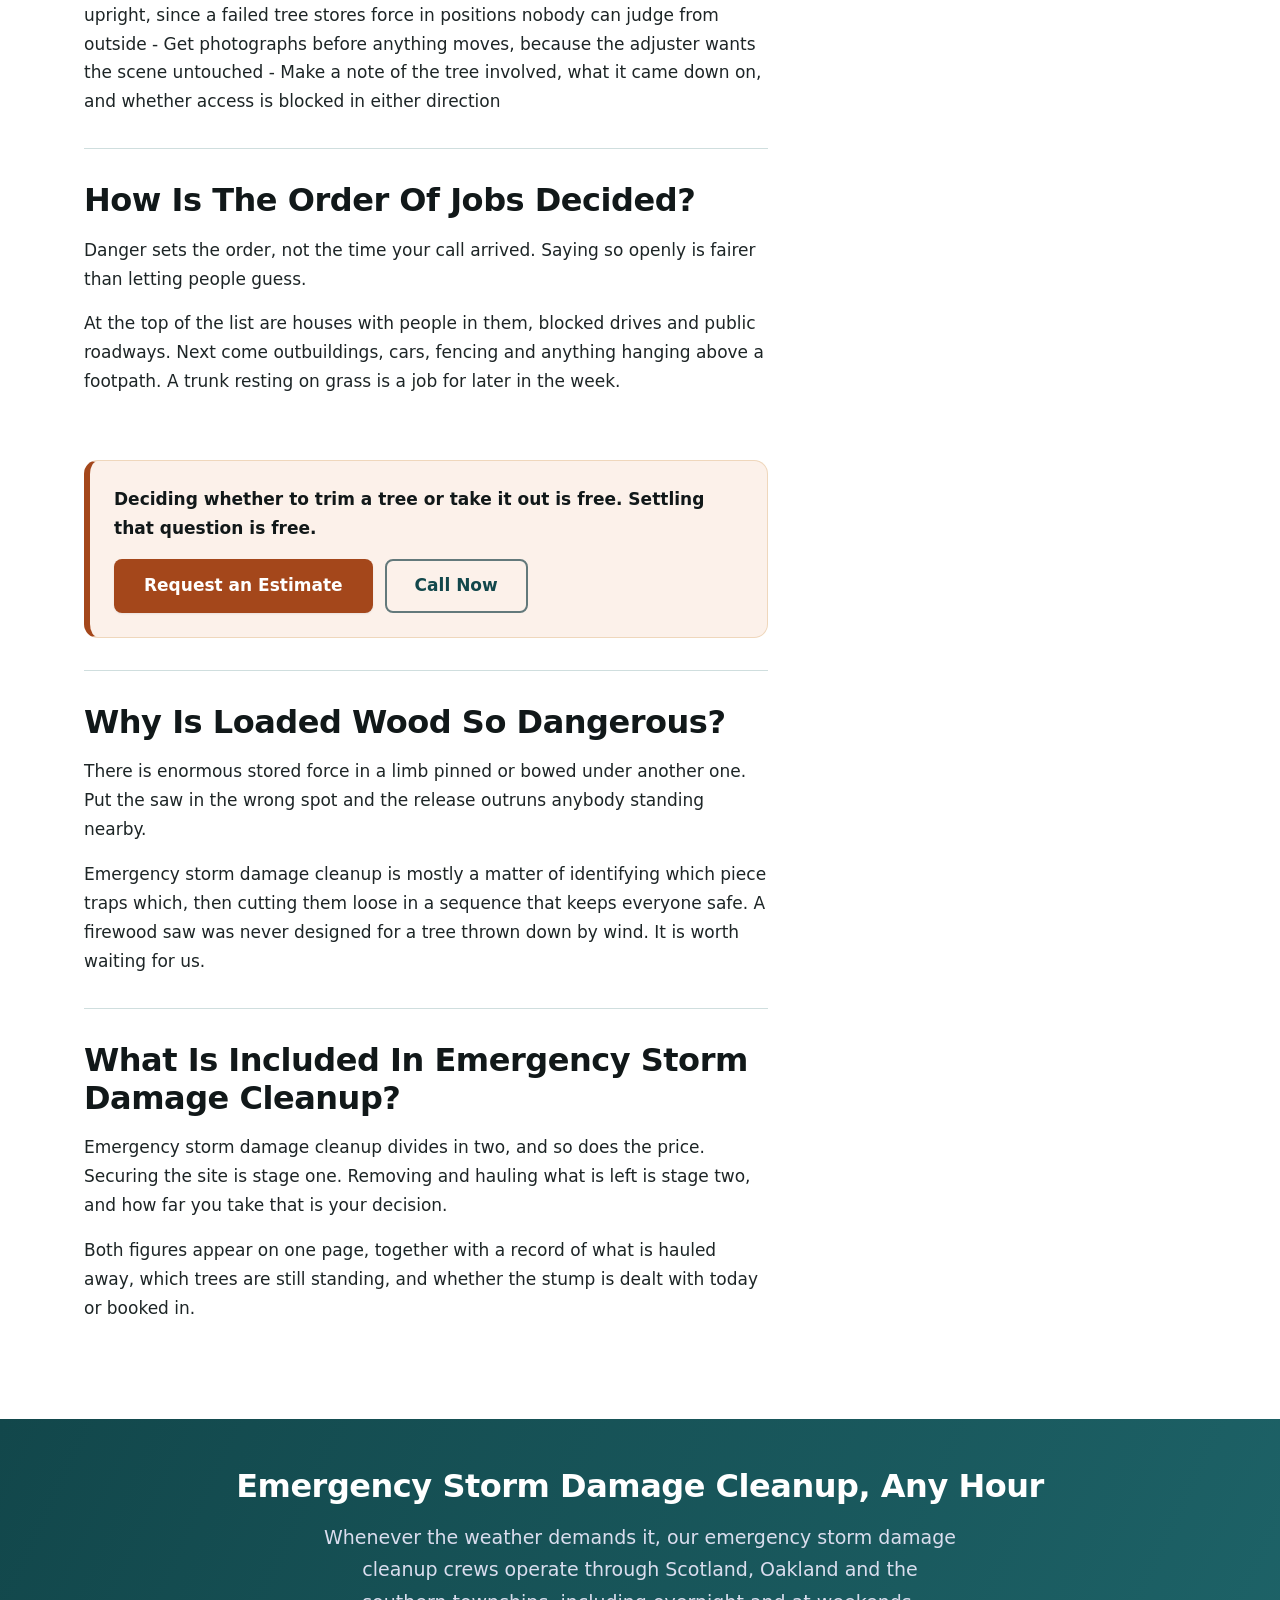
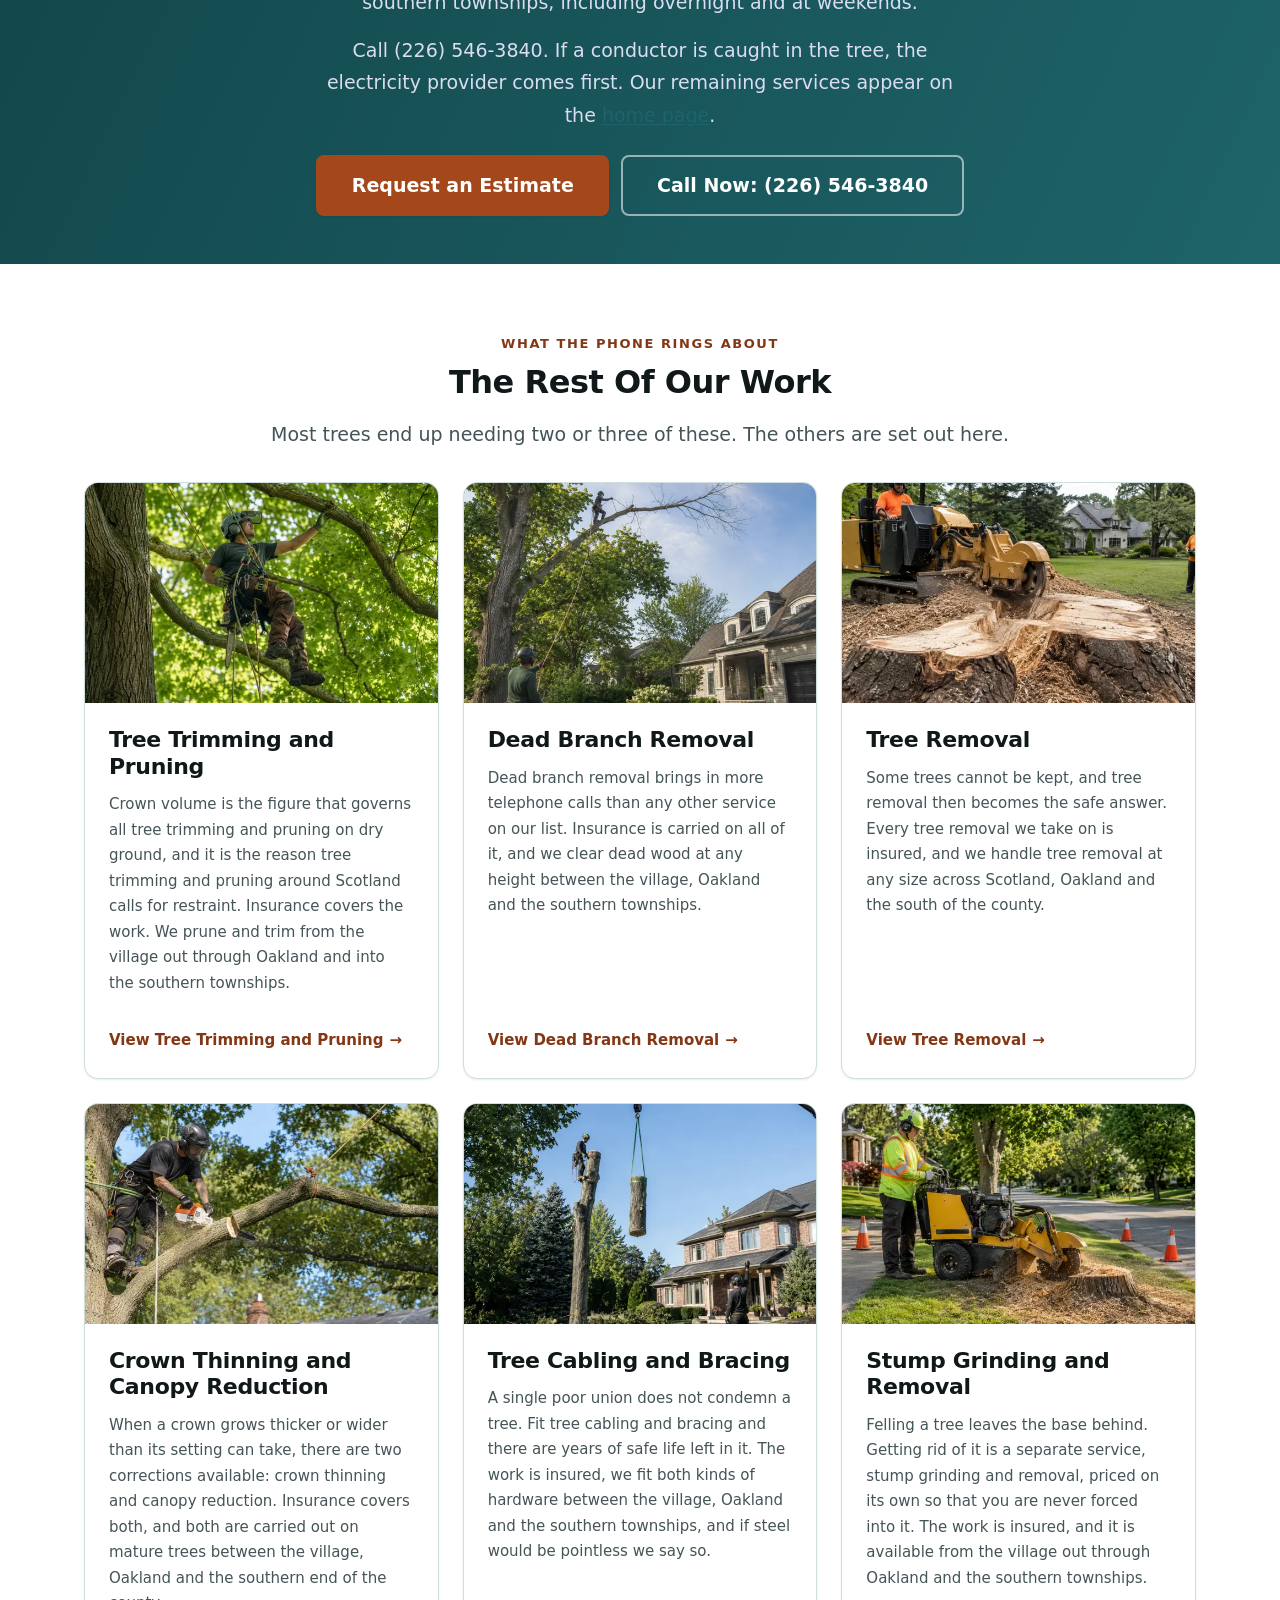
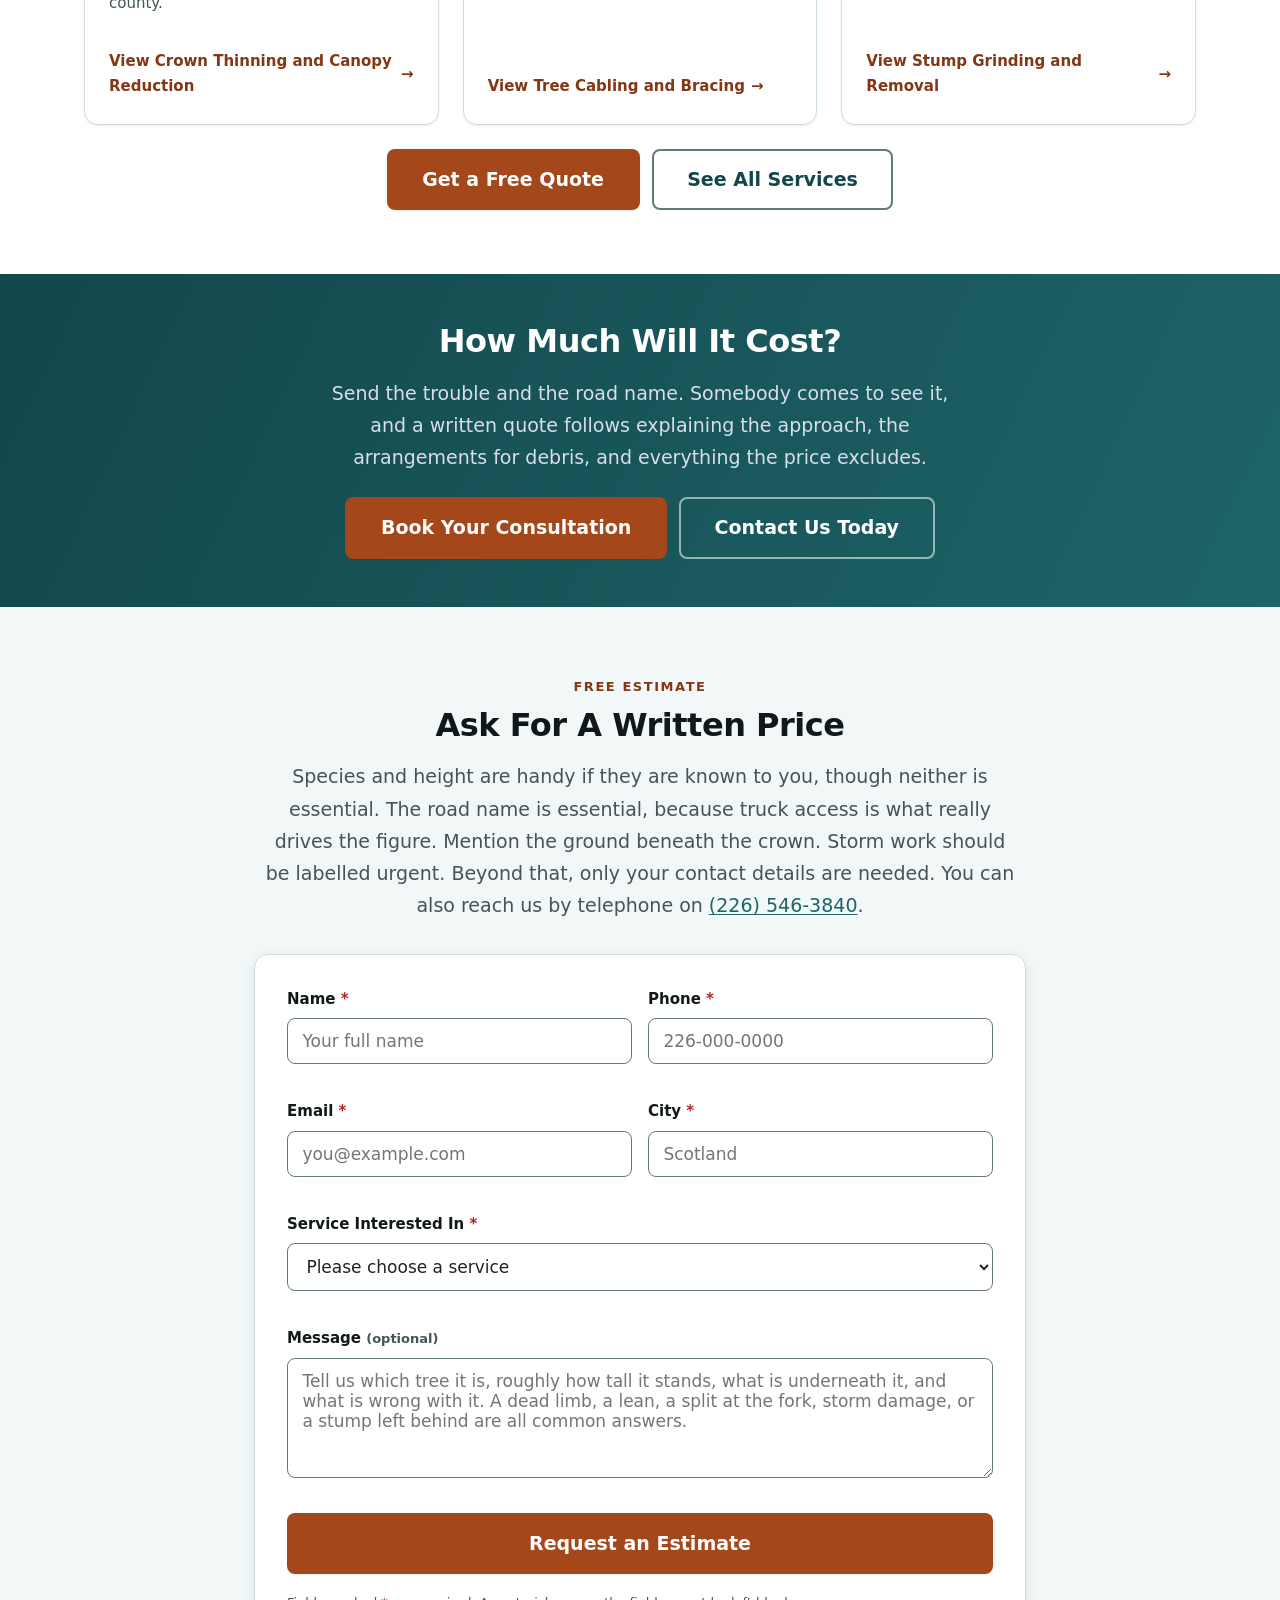
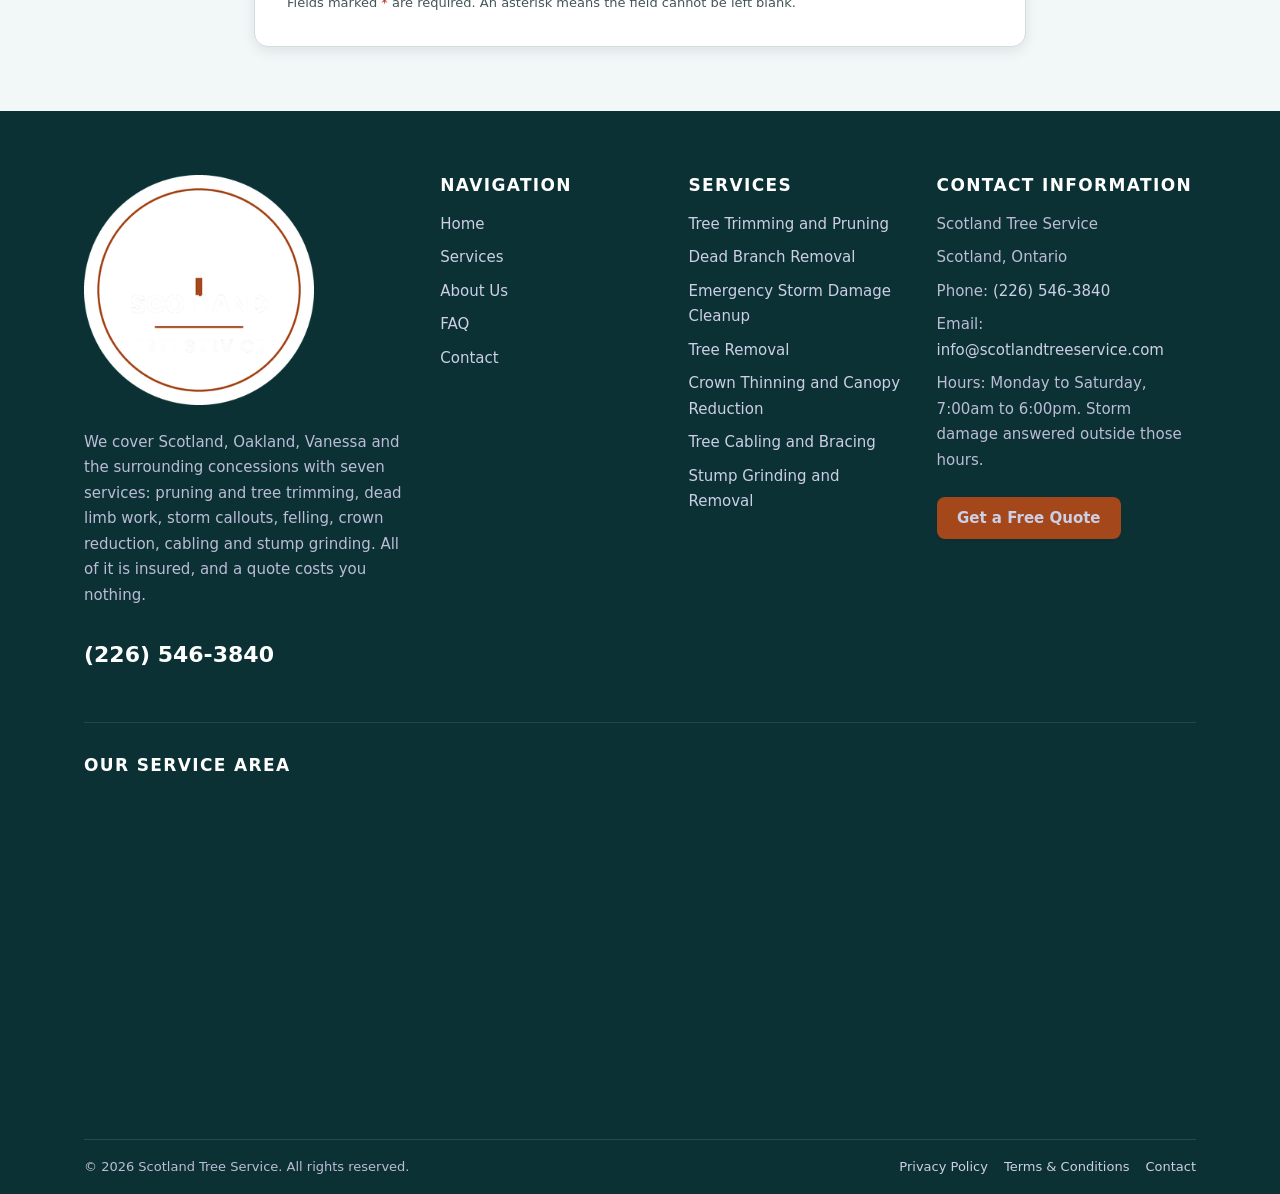
<file: site/emergency-storm-damage-cleanup.html>
<!DOCTYPE html>
<html lang="en-CA">
<head>
<meta charset="utf-8">
<meta name="viewport" content="width=device-width, initial-scale=1">
<meta name="theme-color" content="#12474B">

<!-- ===== SEO: unique title + description ===== -->
<title>Emergency Tree Service Scotland ON | Storm Damage Cleanup</title>
<meta name="description" content="Emergency storm damage cleanup in Scotland, Ontario, answered after hours. An open crest takes wind from every direction. Call (226) 546-3840.">
<meta name="robots" content="index, follow, max-image-preview:large">
<meta name="author" content="Scotland Tree Service">
<meta name="geo.region" content="CA-ON">
<meta name="geo.placename" content="Scotland, Ontario">

<link rel="canonical" href="https://www.scotlandtreeservice.com/emergency-storm-damage-cleanup">

<!-- ===== Open Graph / social sharing ===== -->
<meta property="og:type" content="website">
<meta property="og:site_name" content="Scotland Tree Service">
<meta property="og:locale" content="en_CA">
<meta property="og:title" content="Emergency Tree Service Scotland ON | Storm Damage Cleanup">
<meta property="og:description" content="Emergency storm damage cleanup in Scotland, Ontario, answered after hours. An open crest takes wind from every direction. Call (226) 546-3840.">
<meta property="og:url" content="https://www.scotlandtreeservice.com/emergency-storm-damage-cleanup">
<meta property="og:image" content="https://www.scotlandtreeservice.com/images/og-image.jpg">
<meta property="og:image:width" content="1200">
<meta property="og:image:height" content="630">
<meta property="og:image:type" content="image/jpeg">
<meta property="og:image:alt" content="Scotland Tree Service - tree trimming in Scotland, Ontario">
<meta name="twitter:card" content="summary_large_image">
<meta name="twitter:title" content="Emergency Tree Service Scotland ON | Storm Damage Cleanup">
<meta name="twitter:description" content="Emergency storm damage cleanup in Scotland, Ontario, answered after hours. An open crest takes wind from every direction. Call (226) 546-3840.">
<meta name="twitter:image" content="https://www.scotlandtreeservice.com/images/og-image.jpg">

<!-- Fingerprinted. _headers caches /images/* for a year as immutable, and
     unlike the photographs these filenames never change - so without a
     ?v=<hash> a rebranded favicon can never reach anyone who already
     visited. Browsers ignore reloads for immutable assets; only a new URL
     works. -->
<link rel="icon" href="images/favicon.ico?v=dc7d6154" sizes="any">
<link rel="icon" type="image/png" sizes="32x32" href="images/icon-32.png?v=fe511a99">
<link rel="icon" type="image/png" sizes="16x16" href="images/icon-16.png?v=2eeb1114">
<link rel="apple-touch-icon" sizes="180x180" href="images/icon-180.png?v=2347e97f">
<link rel="manifest" href="site.webmanifest">
<link rel="stylesheet" href="style.css?v=99626802">
<script src="script.js?v=3b63bb79" defer></script>

<!-- ===== Schema.org: Local Business ===== -->
<script type="application/ld+json">
{
  "@context": "https://schema.org",
  "@type": "HomeAndConstructionBusiness",
  "@id": "https://www.scotlandtreeservice.com/#business",
  "name": "Scotland Tree Service",
  "description": "Tree trimming, tree removal and emergency storm damage cleanup for homes and property owners in Scotland, Ontario and the County of Brant.",
  "url": "https://www.scotlandtreeservice.com/",
  "telephone": "(226) 546-3840",
  "email": "info@scotlandtreeservice.com",
  "image": "https://www.scotlandtreeservice.com/images/og-image.jpg",
  "logo": "https://www.scotlandtreeservice.com/images/logo.png",
  "priceRange": "$$",
  "address": {
    "@type": "PostalAddress",
    "addressLocality": "Scotland",
    "addressRegion": "ON",
    "addressCountry": "CA"
  },
  "geo": {
    "@type": "GeoCoordinates",
    "latitude": "43.0246",
    "longitude": "-80.3743"
  },
  "openingHoursSpecification": [
    {
      "@type": "OpeningHoursSpecification",
      "dayOfWeek": [
        "Monday",
        "Tuesday",
        "Wednesday",
        "Thursday",
        "Friday",
        "Saturday"
      ],
      "opens": "07:00",
      "closes": "18:00"
    }
  ],
  "areaServed": [
    {
      "@type": "City",
      "name": "Scotland"
    },
    {
      "@type": "City",
      "name": "Oakland"
    },
    {
      "@type": "City",
      "name": "East Oakland"
    },
    {
      "@type": "City",
      "name": "Vanessa"
    },
    {
      "@type": "City",
      "name": "Maple Grove"
    },
    {
      "@type": "City",
      "name": "Four Ponds Corners"
    },
    {
      "@type": "City",
      "name": "Boston"
    },
    {
      "@type": "City",
      "name": "Waterford"
    },
    {
      "@type": "City",
      "name": "Norwich"
    }
  ],
  "hasOfferCatalog": {
    "@type": "OfferCatalog",
    "name": "Tree Trimming and Tree Removal Services",
    "itemListElement": [
      {
        "@type": "Offer",
        "itemOffered": {
          "@type": "Service",
          "name": "Tree Trimming and Pruning"
        }
      },
      {
        "@type": "Offer",
        "itemOffered": {
          "@type": "Service",
          "name": "Dead Branch Removal"
        }
      },
      {
        "@type": "Offer",
        "itemOffered": {
          "@type": "Service",
          "name": "Emergency Storm Damage Cleanup"
        }
      },
      {
        "@type": "Offer",
        "itemOffered": {
          "@type": "Service",
          "name": "Tree Removal"
        }
      },
      {
        "@type": "Offer",
        "itemOffered": {
          "@type": "Service",
          "name": "Crown Thinning and Canopy Reduction"
        }
      },
      {
        "@type": "Offer",
        "itemOffered": {
          "@type": "Service",
          "name": "Tree Cabling and Bracing"
        }
      },
      {
        "@type": "Offer",
        "itemOffered": {
          "@type": "Service",
          "name": "Stump Grinding and Removal"
        }
      }
    ]
  }
}
</script>
<script type="application/ld+json">
{
  "@context": "https://schema.org",
  "@type": "BreadcrumbList",
  "itemListElement": [
    {
      "@type": "ListItem",
      "position": 1,
      "name": "Home",
      "item": "https://www.scotlandtreeservice.com/"
    },
    {
      "@type": "ListItem",
      "position": 2,
      "name": "Services",
      "item": "https://www.scotlandtreeservice.com/services"
    },
    {
      "@type": "ListItem",
      "position": 3,
      "name": "Emergency Storm Damage Cleanup",
      "item": "https://www.scotlandtreeservice.com/"
    }
  ]
}
</script>
<script type="application/ld+json">
{
  "@context": "https://schema.org",
  "@type": "Service",
  "serviceType": "Emergency Storm Damage Cleanup",
  "name": "Emergency Storm Damage Cleanup In Scotland, Ontario",
  "description": "Emergency storm damage cleanup in Scotland, Ontario, answered after hours. An open crest takes wind from every direction. Call (226) 546-3840.",
  "provider": {
    "@type": "HomeAndConstructionBusiness",
    "@id": "https://www.scotlandtreeservice.com/#business",
    "name": "Scotland Tree Service",
    "telephone": "(226) 546-3840"
  },
  "areaServed": {
    "@type": "City",
    "name": "Scotland, Ontario"
  },
  "url": "https://www.scotlandtreeservice.com/emergency-storm-damage-cleanup.html"
}
</script>
</head>
<body>
<a class="skip-link" href="#main">Skip to main content</a>

<header class="site-header site-header--compact">
  <div class="container site-header__inner">
    <a class="logo" href="/" aria-label="Scotland Tree Service home page">
      <img src="images/icon-96.png" alt="Scotland Tree Service logo"
           width="36" height="36" fetchpriority="high">
      <span class="logo__text">
        <span class="logo__name">Scotland Tree Service</span>
      </span>
    </a>
    <button class="nav-burger" type="button" aria-expanded="false"
            aria-controls="primary-nav" aria-label="Open main menu">
      <span></span><span></span><span></span>
    </button>
    <nav class="nav" id="primary-nav" aria-label="Main navigation">
      <ul class="nav__list">
        <li><a class="nav__link" href="/">Home</a></li>
        <li class="nav__item--has-menu">
          <button class="nav__link nav__toggle" type="button"
                  aria-expanded="false" aria-controls="services-menu" aria-current="page">Services</button>
          <ul class="nav__submenu" id="services-menu">
            <li><a href="/services">All Services</a></li>
            <li><a href="/tree-trimming-and-pruning">Tree Trimming and Pruning</a></li>
            <li><a href="/dead-branch-removal">Dead Branch Removal</a></li>
            <li><a href="/emergency-storm-damage-cleanup" aria-current="page">Emergency Storm Damage Cleanup</a></li>
            <li><a href="/tree-removal">Tree Removal</a></li>
            <li><a href="/crown-thinning-and-canopy-reduction">Crown Thinning and Canopy Reduction</a></li>
            <li><a href="/tree-cabling-and-bracing">Tree Cabling and Bracing</a></li>
            <li><a href="/stump-grinding-and-removal">Stump Grinding and Removal</a></li>
          </ul>
        </li>
        <li><a class="nav__link" href="/about">About</a></li>
        <li><a class="nav__link" href="/faq">FAQ</a></li>
        <li><a class="nav__link" href="/contact">Contact</a></li>
      </ul>
      <div class="header-cta">
        <a class="site-header__tel" href="tel:+12265463840">(226) 546-3840</a>
      </div>
    </nav>
  </div>
</header>

<!-- ============================= BREADCRUMBS ============================= -->
<nav class="breadcrumbs" aria-label="Breadcrumb">
  <div class="container">
    <ol>
      <li><a href="/">Home</a></li><li><a href="/services">Services</a></li><li><span aria-current="page">Emergency Storm Damage Cleanup</span></li>
    </ol>
  </div>
</nav>

<main id="main">

<!-- ============================= HERO ============================= -->
<section class="hero hero--page" aria-labelledby="hero-heading">
  <div class="container hero__inner">
    <div class="hero__intro">
      <span class="eyebrow" style="color:#ffb37a;">Emergency Storm Damage Cleanup</span>
      <h1 id="hero-heading">Emergency Storm Damage Cleanup In Scotland, Ontario</h1>
      <p>Emergency storm damage cleanup cannot wait when a tree is lying across a drive, a roof or a highway. The work is insured, and this number is picked up outside office hours everywhere between the village, Oakland and the southern townships. Wires in the tree mean the utility is your first call.</p>
      <p>Call (226) 546-3840.</p>
      <div class="btn-row">
        <a class="btn btn--primary btn--lg" href="#quote">Get a Free Quote</a>
        <a class="btn btn--ghost btn--lg" href="tel:+12265463840">Call Now: (226) 546-3840</a>
      </div>
    </div>
  </div>
</section>

<!-- ============================= SERVICE DETAIL ============================= -->
<section class="section" aria-labelledby="detail-heading">
  <div class="container">
    <h2 id="detail-heading" class="visually-hidden">Emergency Storm Damage Cleanup details</h2>
    <div class="layout-split">
      <div class="prose">
      <section class="content-block">
        <h2>Why Does An Open Crest Take Wind So Badly?</h2>
        <p>This village occupies high, exposed ground with almost nothing upwind of it. Over a year a tree on the crest is hit from all points of the compass, and no shelter exists in any direction.</p>
        <p>Failures cluster on the tall specimens along the north and west boundaries. Reaching for light produces long limbs, and long limbs are what a gale gets its hands on.</p>
      </section>
      <section class="content-block">
        <h2>Why Are The Failures Different Below The Moraine?</h2>
        <p>The failure mode is different once you drop below the moraine. Saturated soil releases its hold, and instead of snapping partway up, the tree rolls over with its whole root mass coming out of the ground.</p>
        <p>No exceptional gale is required, merely wet soil and a fair breeze. The timber is usually perfectly good when it comes to rest, which is not what most owners expect to see.</p>
      </section>
      <section class="content-block">
        <h2>What Should I Do Before The Crew Arrives?</h2>
        <p>Do these four things before we get there. They make the site safer and they strengthen the claim:</p>
        <p>- With cables tangled in the tree, telephone the electricity provider and treat everything it touches as energised - Keep people back from whatever remains upright, since a failed tree stores force in positions nobody can judge from outside - Get photographs before anything moves, because the adjuster wants the scene untouched - Make a note of the tree involved, what it came down on, and whether access is blocked in either direction</p>
      </section>
      <section class="content-block">
        <h2>How Is The Order Of Jobs Decided?</h2>
        <p>Danger sets the order, not the time your call arrived. Saying so openly is fairer than letting people guess.</p>
        <p>At the top of the list are houses with people in them, blocked drives and public roadways. Next come outbuildings, cars, fencing and anything hanging above a footpath. A trunk resting on grass is a job for later in the week.</p>
      </section>

      <!-- Mid-content conversion prompt -->
      <aside class="cta-inline" aria-label="Estimate call to action">
        <p>Deciding whether to trim a tree or take it out is free. Settling that question is free.</p>
        <div class="btn-row">
          <a class="btn btn--primary" href="#quote">Request an Estimate</a>
          <a class="btn btn--outline" href="tel:+12265463840">Call Now</a>
        </div>
      </aside>
      <section class="content-block">
        <h2>Why Is Loaded Wood So Dangerous?</h2>
        <p>There is enormous stored force in a limb pinned or bowed under another one. Put the saw in the wrong spot and the release outruns anybody standing nearby.</p>
        <p>Emergency storm damage cleanup is mostly a matter of identifying which piece traps which, then cutting them loose in a sequence that keeps everyone safe. A firewood saw was never designed for a tree thrown down by wind. It is worth waiting for us.</p>
      </section>
      <section class="content-block">
        <h2>What Is Included In Emergency Storm Damage Cleanup?</h2>
        <p>Emergency storm damage cleanup divides in two, and so does the price. Securing the site is stage one. Removing and hauling what is left is stage two, and how far you take that is your decision.</p>
        <p>Both figures appear on one page, together with a record of what is hauled away, which trees are still standing, and whether the stump is dealt with today or booked in.</p>
      </section>
      </div>

      <!-- Sticky conversion sidebar -->
      <aside class="sidebar" aria-labelledby="sidebar-heading">
        <div class="card">
          <h3 id="sidebar-heading">Talk It Through With Us</h3>
          <p>Between morning and evening, (226) 546-3840 is answered by a person who works on trees for a living. Questions are welcome. So is a quote from a competitor that you cannot make head or tail of, which we will happily interpret line by line.</p>
          <p><a class="footer-phone" style="color:var(--color-accent-dark) !important;" href="tel:+12265463840">(226) 546-3840</a></p>
          <div class="btn-row">
            <a class="btn btn--primary btn--block" href="#quote">Get a Free Quote</a>
            <a class="btn btn--outline btn--block" href="/contact">Contact Us Today</a>
          </div>
        </div>
        <div class="panel" style="margin-top:var(--space-5);">
          <h3>Our Services</h3>
          <ul class="footer-list" style="padding:0;">
            <li><a href="/tree-trimming-and-pruning" style="color:var(--color-primary-light);">Tree Trimming and Pruning</a></li><li><a href="/dead-branch-removal" style="color:var(--color-primary-light);">Dead Branch Removal</a></li><li><a href="/emergency-storm-damage-cleanup" style="color:var(--color-primary-light);">Emergency Storm Damage Cleanup</a></li><li><a href="/tree-removal" style="color:var(--color-primary-light);">Tree Removal</a></li><li><a href="/crown-thinning-and-canopy-reduction" style="color:var(--color-primary-light);">Crown Thinning and Canopy Reduction</a></li><li><a href="/tree-cabling-and-bracing" style="color:var(--color-primary-light);">Tree Cabling and Bracing</a></li><li><a href="/stump-grinding-and-removal" style="color:var(--color-primary-light);">Stump Grinding and Removal</a></li>
          </ul>
        </div>
      </aside>

    </div>
  </div>
</section>

<!-- ============================= CLOSING CTA (from source copy) ============================= -->
<section class="cta-band" aria-labelledby="closing-heading">
  <div class="container">
    <h2 id="closing-heading">Emergency Storm Damage Cleanup, Any Hour</h2>
    <p>Whenever the weather demands it, our emergency storm damage cleanup crews operate through Scotland, Oakland and the southern townships, including overnight and at weekends.</p>
    <p>Call (226) 546-3840. If a conductor is caught in the tree, the electricity provider comes first. Our remaining services appear on the <a href="/">home page</a>.</p>
    <div class="btn-row is-centered">
      <a class="btn btn--primary btn--lg" href="#quote">Request an Estimate</a>
      <a class="btn btn--ghost btn--lg" href="tel:+12265463840">Call Now: (226) 546-3840</a>
    </div>
  </div>
</section>


<!-- ============================= SERVICES GRID ============================= -->
<section class="section" id="services" aria-labelledby="services-heading">
  <div class="container">
    <div class="section-head is-centered">
      <span class="eyebrow">What The Phone Rings About</span>
      <h2 id="services-heading">The Rest Of Our Work</h2>
      <p class="lead">Most trees end up needing two or three of these. The others are set out here.</p>
    </div>
    <div class="grid grid--3">
      <article class="service-card">
        <div class="service-card__media">
          <picture>
            <source type="image/webp" srcset="images/service-tree-trimming-and-pruning-640.webp 640w, images/service-tree-trimming-and-pruning-960.webp 960w" sizes="(max-width: 620px) 92vw, (max-width: 1024px) 45vw, 340px">
            <img src="images/service-tree-trimming-and-pruning-640.jpg" srcset="images/service-tree-trimming-and-pruning-640.jpg 640w, images/service-tree-trimming-and-pruning-960.jpg 960w" sizes="(max-width: 620px) 92vw, (max-width: 1024px) 45vw, 340px"
                 alt="Climber tied in and working the upper growth of a mature maple" width="640" height="400" loading="lazy" decoding="async">
          </picture>
        </div>
        <div class="service-card__body">
          <h3><a href="/tree-trimming-and-pruning" style="text-decoration:none;color:inherit;">Tree Trimming and Pruning</a></h3>
          <p>Crown volume is the figure that governs all tree trimming and pruning on dry ground, and it is the reason tree trimming and pruning around Scotland calls for restraint. Insurance covers the work. We prune and trim from the village out through Oakland and into the southern townships.</p>
          <a class="service-card__link" href="/tree-trimming-and-pruning">View Tree Trimming and Pruning</a>
        </div>
      </article>
      <article class="service-card">
        <div class="service-card__media">
          <picture>
            <source type="image/webp" srcset="images/service-dead-branch-removal-640.webp 640w, images/service-dead-branch-removal-960.webp 960w" sizes="(max-width: 620px) 92vw, (max-width: 1024px) 45vw, 340px">
            <img src="images/service-dead-branch-removal-640.jpg" srcset="images/service-dead-branch-removal-640.jpg 640w, images/service-dead-branch-removal-960.jpg 960w" sizes="(max-width: 620px) 92vw, (max-width: 1024px) 45vw, 340px"
                 alt="Large broken limb caught in the crown above a lawn" width="640" height="400" loading="lazy" decoding="async">
          </picture>
        </div>
        <div class="service-card__body">
          <h3><a href="/dead-branch-removal" style="text-decoration:none;color:inherit;">Dead Branch Removal</a></h3>
          <p>Dead branch removal brings in more telephone calls than any other service on our list. Insurance is carried on all of it, and we clear dead wood at any height between the village, Oakland and the southern townships.</p>
          <a class="service-card__link" href="/dead-branch-removal">View Dead Branch Removal</a>
        </div>
      </article>
      <article class="service-card">
        <div class="service-card__media">
          <picture>
            <source type="image/webp" srcset="images/service-tree-removal-640.webp 640w, images/service-tree-removal-960.webp 960w" sizes="(max-width: 620px) 92vw, (max-width: 1024px) 45vw, 340px">
            <img src="images/service-tree-removal-640.jpg" srcset="images/service-tree-removal-640.jpg 640w, images/service-tree-removal-960.jpg 960w" sizes="(max-width: 620px) 92vw, (max-width: 1024px) 45vw, 340px"
                 alt="Bucket truck raised into a roadside tree on a concession road" width="640" height="400" loading="lazy" decoding="async">
          </picture>
        </div>
        <div class="service-card__body">
          <h3><a href="/tree-removal" style="text-decoration:none;color:inherit;">Tree Removal</a></h3>
          <p>Some trees cannot be kept, and tree removal then becomes the safe answer. Every tree removal we take on is insured, and we handle tree removal at any size across Scotland, Oakland and the south of the county.</p>
          <a class="service-card__link" href="/tree-removal">View Tree Removal</a>
        </div>
      </article>
      <article class="service-card">
        <div class="service-card__media">
          <picture>
            <source type="image/webp" srcset="images/service-crown-thinning-and-canopy-reduction-640.webp 640w, images/service-crown-thinning-and-canopy-reduction-960.webp 960w" sizes="(max-width: 620px) 92vw, (max-width: 1024px) 45vw, 340px">
            <img src="images/service-crown-thinning-and-canopy-reduction-640.jpg" srcset="images/service-crown-thinning-and-canopy-reduction-640.jpg 640w, images/service-crown-thinning-and-canopy-reduction-960.jpg 960w" sizes="(max-width: 620px) 92vw, (max-width: 1024px) 45vw, 340px"
                 alt="Climber on a long horizontal limb with rigging lines set" width="640" height="400" loading="lazy" decoding="async">
          </picture>
        </div>
        <div class="service-card__body">
          <h3><a href="/crown-thinning-and-canopy-reduction" style="text-decoration:none;color:inherit;">Crown Thinning and Canopy Reduction</a></h3>
          <p>When a crown grows thicker or wider than its setting can take, there are two corrections available: crown thinning and canopy reduction. Insurance covers both, and both are carried out on mature trees between the village, Oakland and the southern end of the county.</p>
          <a class="service-card__link" href="/crown-thinning-and-canopy-reduction">View Crown Thinning and Canopy Reduction</a>
        </div>
      </article>
      <article class="service-card">
        <div class="service-card__media">
          <picture>
            <source type="image/webp" srcset="images/service-tree-cabling-and-bracing-640.webp 640w, images/service-tree-cabling-and-bracing-960.webp 960w" sizes="(max-width: 620px) 92vw, (max-width: 1024px) 45vw, 340px">
            <img src="images/service-tree-cabling-and-bracing-640.jpg" srcset="images/service-tree-cabling-and-bracing-640.jpg 640w, images/service-tree-cabling-and-bracing-960.jpg 960w" sizes="(max-width: 620px) 92vw, (max-width: 1024px) 45vw, 340px"
                 alt="Fork split open on a multi-stemmed trunk over a village lot" width="640" height="400" loading="lazy" decoding="async">
          </picture>
        </div>
        <div class="service-card__body">
          <h3><a href="/tree-cabling-and-bracing" style="text-decoration:none;color:inherit;">Tree Cabling and Bracing</a></h3>
          <p>A single poor union does not condemn a tree. Fit tree cabling and bracing and there are years of safe life left in it. The work is insured, we fit both kinds of hardware between the village, Oakland and the southern townships, and if steel would be pointless we say so.</p>
          <a class="service-card__link" href="/tree-cabling-and-bracing">View Tree Cabling and Bracing</a>
        </div>
      </article>
      <article class="service-card">
        <div class="service-card__media">
          <picture>
            <source type="image/webp" srcset="images/service-stump-grinding-and-removal-640.webp 640w, images/service-stump-grinding-and-removal-960.webp 960w" sizes="(max-width: 620px) 92vw, (max-width: 1024px) 45vw, 340px">
            <img src="images/service-stump-grinding-and-removal-640.jpg" srcset="images/service-stump-grinding-and-removal-640.jpg 640w, images/service-stump-grinding-and-removal-960.jpg 960w" sizes="(max-width: 620px) 92vw, (max-width: 1024px) 45vw, 340px"
                 alt="Ground-out stump face with the grinder alongside" width="640" height="400" loading="lazy" decoding="async">
          </picture>
        </div>
        <div class="service-card__body">
          <h3><a href="/stump-grinding-and-removal" style="text-decoration:none;color:inherit;">Stump Grinding and Removal</a></h3>
          <p>Felling a tree leaves the base behind. Getting rid of it is a separate service, stump grinding and removal, priced on its own so that you are never forced into it. The work is insured, and it is available from the village out through Oakland and the southern townships.</p>
          <a class="service-card__link" href="/stump-grinding-and-removal">View Stump Grinding and Removal</a>
        </div>
      </article>
    </div>
    <div class="btn-row is-centered">
      <a class="btn btn--primary btn--lg" href="#quote">Get a Free Quote</a>
      <a class="btn btn--outline btn--lg" href="/services">See All Services</a>
    </div>
  </div>
</section>



<!-- ============================= CTA BAND ============================= -->
<section class="cta-band" aria-label="Contact call to action">
  <div class="container">
    <h2>How Much Will It Cost?</h2>
    <p>Send the trouble and the road name. Somebody comes to see it, and a written quote follows explaining the approach, the arrangements for debris, and everything the price excludes.</p>
    <div class="btn-row is-centered">
        <a class="btn btn--primary btn--lg" href="#quote">Book Your Consultation</a>
        <a class="btn btn--ghost btn--lg" href="/contact">Contact Us Today</a>
    </div>
  </div>
</section>



<!-- ============================= LEAD INTAKE FORM ============================= -->
<section class="section section--alt" id="quote" aria-labelledby="quote-heading">
  <div class="container container--narrow">
    <div class="section-head is-centered">
      <span class="eyebrow">Free Estimate</span>
      <h2 id="quote-heading">Ask For A Written Price</h2>
      <p class="lead">Species and height are handy if they are known to you, though neither is essential. The road name is essential, because truck access is what really drives the figure. Mention the ground beneath the crown. Storm work should be labelled urgent. Beyond that, only your contact details are needed.
        You can also reach us by telephone on <a href="tel:+12265463840">(226) 546-3840</a>.</p>
    </div>

    <div class="form-wrap">
      <!-- Success message: revealed by script.js after successful validation -->
      <div class="form-success" role="status" aria-live="polite">
        <div>
          <strong>Thanks &mdash; your request has been received.</strong>
          That has reached us. Somebody will get back to you on the next working day.
          For anything urgent, call <a href="tel:+12265463840">(226) 546-3840</a>.
        </div>
      </div>

      <!-- BACKEND: set SHEET_ENDPOINT in script.js to deliver these to your Google Sheet. -->
      <form class="lead-form" action="#" method="post" novalidate
            data-source="Emergency Storm Damage Cleanup" aria-labelledby="quote-heading">
        <div class="form-grid">

          <div class="field">
            <label for="lf-name">Name <span class="req" aria-hidden="true">*</span></label>
            <input type="text" id="lf-name" name="name" autocomplete="name"
                   data-label="Name" placeholder="Your full name" required>
            <span class="field__error" aria-live="polite"></span>
          </div>

          <div class="field">
            <label for="lf-phone">Phone <span class="req" aria-hidden="true">*</span></label>
            <input type="tel" id="lf-phone" name="phone" autocomplete="tel"
                   data-label="Phone" placeholder="226-000-0000" required>
            <span class="field__error" aria-live="polite"></span>
          </div>

          <div class="field">
            <label for="lf-email">Email <span class="req" aria-hidden="true">*</span></label>
            <input type="email" id="lf-email" name="email" autocomplete="email"
                   data-label="Email" placeholder="you@example.com" required>
            <span class="field__error" aria-live="polite"></span>
          </div>

          <div class="field">
            <label for="lf-city">City <span class="req" aria-hidden="true">*</span></label>
            <input type="text" id="lf-city" name="city" autocomplete="address-level2"
                   data-label="City" placeholder="Scotland" required>
            <span class="field__error" aria-live="polite"></span>
          </div>

          <div class="field field--full">
            <label for="lf-service">Service Interested In <span class="req" aria-hidden="true">*</span></label>
            <select id="lf-service" name="service" data-label="Service interested in" required>
            <option value="">Please choose a service</option>
            <option value="Tree trimming or pruning">Tree trimming or pruning</option>
            <option value="Dead or hanging branches">Dead or hanging branches</option>
            <option value="Storm damage - urgent">Storm damage - urgent</option>
            <option value="Tree removal">Tree removal</option>
            <option value="Crown thinning or height reduction">Crown thinning or height reduction</option>
            <option value="Cabling or bracing a weak tree">Cabling or bracing a weak tree</option>
            <option value="Stump grinding">Stump grinding</option>
            <option value="Not sure - please advise">Not sure - please advise</option>
            </select>
            <span class="field__error" aria-live="polite"></span>
          </div>

          <div class="field field--full">
            <label for="lf-message">Message <span class="field__optional">(optional)</span></label>
            <textarea id="lf-message" name="message" data-label="Message"
                      
                      placeholder="Tell us which tree it is, roughly how tall it stands, what is underneath it, and what is wrong with it. A dead limb, a lean, a split at the fork, storm damage, or a stump left behind are all common answers."></textarea>
            <span class="field__error" aria-live="polite"></span>
          </div>

          <!-- Honeypot: hidden from people, filled in by bots. Not a real field. -->
          <div class="field field--full" aria-hidden="true"
               style="position:absolute;left:-9999px;width:1px;height:1px;overflow:hidden;">
            <label for="lf-botcheck">Leave this field empty</label>
            <input type="text" id="lf-botcheck" name="botcheck" tabindex="-1" autocomplete="off">
          </div>

          <div class="field field--full">
            <button class="btn btn--primary btn--lg btn--block" type="submit">Request an Estimate</button>
            <p class="form-note">Fields marked <span class="req" aria-hidden="true">*</span> are required.
              An asterisk means the field cannot be left blank.</p>
          </div>

        </div>
      </form>
    </div>
  </div>
</section>

</main>

<!-- ============================= FOOTER ============================= -->
<footer class="site-footer">
  <div class="container">
    <div class="footer-grid">

      <div class="footer-brand">
        <a class="footer-logo" href="/" aria-label="Scotland Tree Service home page">
          <img src="images/wordmark-light-300.png"
               alt="Scotland Tree Service" width="300" height="310" loading="lazy">
        </a>
        <p>We cover Scotland, Oakland, Vanessa and the surrounding concessions with seven services: pruning and tree trimming, dead limb work, storm callouts, felling, crown reduction, cabling and stump grinding. All of it is insured, and a quote costs you nothing.</p>
        <a class="footer-phone" href="tel:+12265463840">(226) 546-3840</a>
      </div>

      <nav aria-labelledby="footer-nav-heading">
        <h3 id="footer-nav-heading">Navigation</h3>
        <ul class="footer-list">
          <li><a href="/">Home</a></li>
          <li><a href="/services">Services</a></li>
          <li><a href="/about">About Us</a></li>
          <li><a href="/faq">FAQ</a></li>
          <li><a href="/contact">Contact</a></li>
        </ul>
      </nav>

      <nav aria-labelledby="footer-svc-heading">
        <h3 id="footer-svc-heading">Services</h3>
        <ul class="footer-list"><li><a href="/tree-trimming-and-pruning">Tree Trimming and Pruning</a></li><li><a href="/dead-branch-removal">Dead Branch Removal</a></li><li><a href="/emergency-storm-damage-cleanup">Emergency Storm Damage Cleanup</a></li><li><a href="/tree-removal">Tree Removal</a></li><li><a href="/crown-thinning-and-canopy-reduction">Crown Thinning and Canopy Reduction</a></li><li><a href="/tree-cabling-and-bracing">Tree Cabling and Bracing</a></li><li><a href="/stump-grinding-and-removal">Stump Grinding and Removal</a></li></ul>
      </nav>

      <div>
        <h3>Contact Information</h3>
        <ul class="footer-list">
          <li>Scotland Tree Service</li>
          <li>Scotland, Ontario</li>
          <li>Phone: <a href="tel:+12265463840">(226) 546-3840</a></li>
          <li>Email: <a href="mailto:info@scotlandtreeservice.com">info@scotlandtreeservice.com</a></li>
          <li>Hours: Monday to Saturday, 7:00am to 6:00pm. Storm damage answered outside those hours.</li>
        </ul>
        <div class="btn-row">
          <a class="btn btn--primary btn--sm" href="#quote">Get a Free Quote</a>
        </div>
      </div>

    </div>

    <!-- Service area map.
         The embed ships from Google at a fixed 600x450. Those attributes are
         kept so the browser reserves the right box before the frame loads and
         the footer does not jump, but CSS overrides the rendered size to fill
         the container. loading="lazy" is deliberate: this is the last thing on
         the page and it must not cost anything on first paint. -->
    <section class="footer-map" aria-labelledby="footer-map-heading">
      <h3 id="footer-map-heading">Our Service Area</h3>
      <iframe
        title="Map of the the County of Brant service area covered by Scotland Tree Service"
        src="https://www.google.com/maps/embed?pb=!1m3!2m1!1sScotland,+Ontario,+Canada!6i14"
        width="600" height="450" loading="lazy" allowfullscreen=""
        referrerpolicy="strict-origin-when-cross-origin"></iframe>
    </section>

    <div class="footer-bottom">
      <p style="margin:0;">&copy; <span data-year>2026</span> Scotland Tree Service. All rights reserved.</p>
      <ul class="footer-legal">
        <li><a href="/privacy-policy">Privacy Policy</a></li>
        <li><a href="/terms">Terms &amp; Conditions</a></li>
        <li><a href="/contact">Contact</a></li>
      </ul>
    </div>
  </div>
</footer>

<!-- Sticky mobile call bar -->
<div class="call-bar" role="region" aria-label="Quick contact">
  <a class="btn btn--primary" href="tel:+12265463840">Call Now</a>
  <a class="btn btn--secondary" href="#quote">Get a Free Quote</a>
</div>

<!-- Scroll to top -->
<button class="to-top" type="button" aria-label="Scroll back to top of page">
  <svg viewBox="0 0 24 24" aria-hidden="true" focusable="false"><path d="M12 4l8 8h-5v8H9v-8H4z"/></svg>
</button>

</body>
</html>
</file>
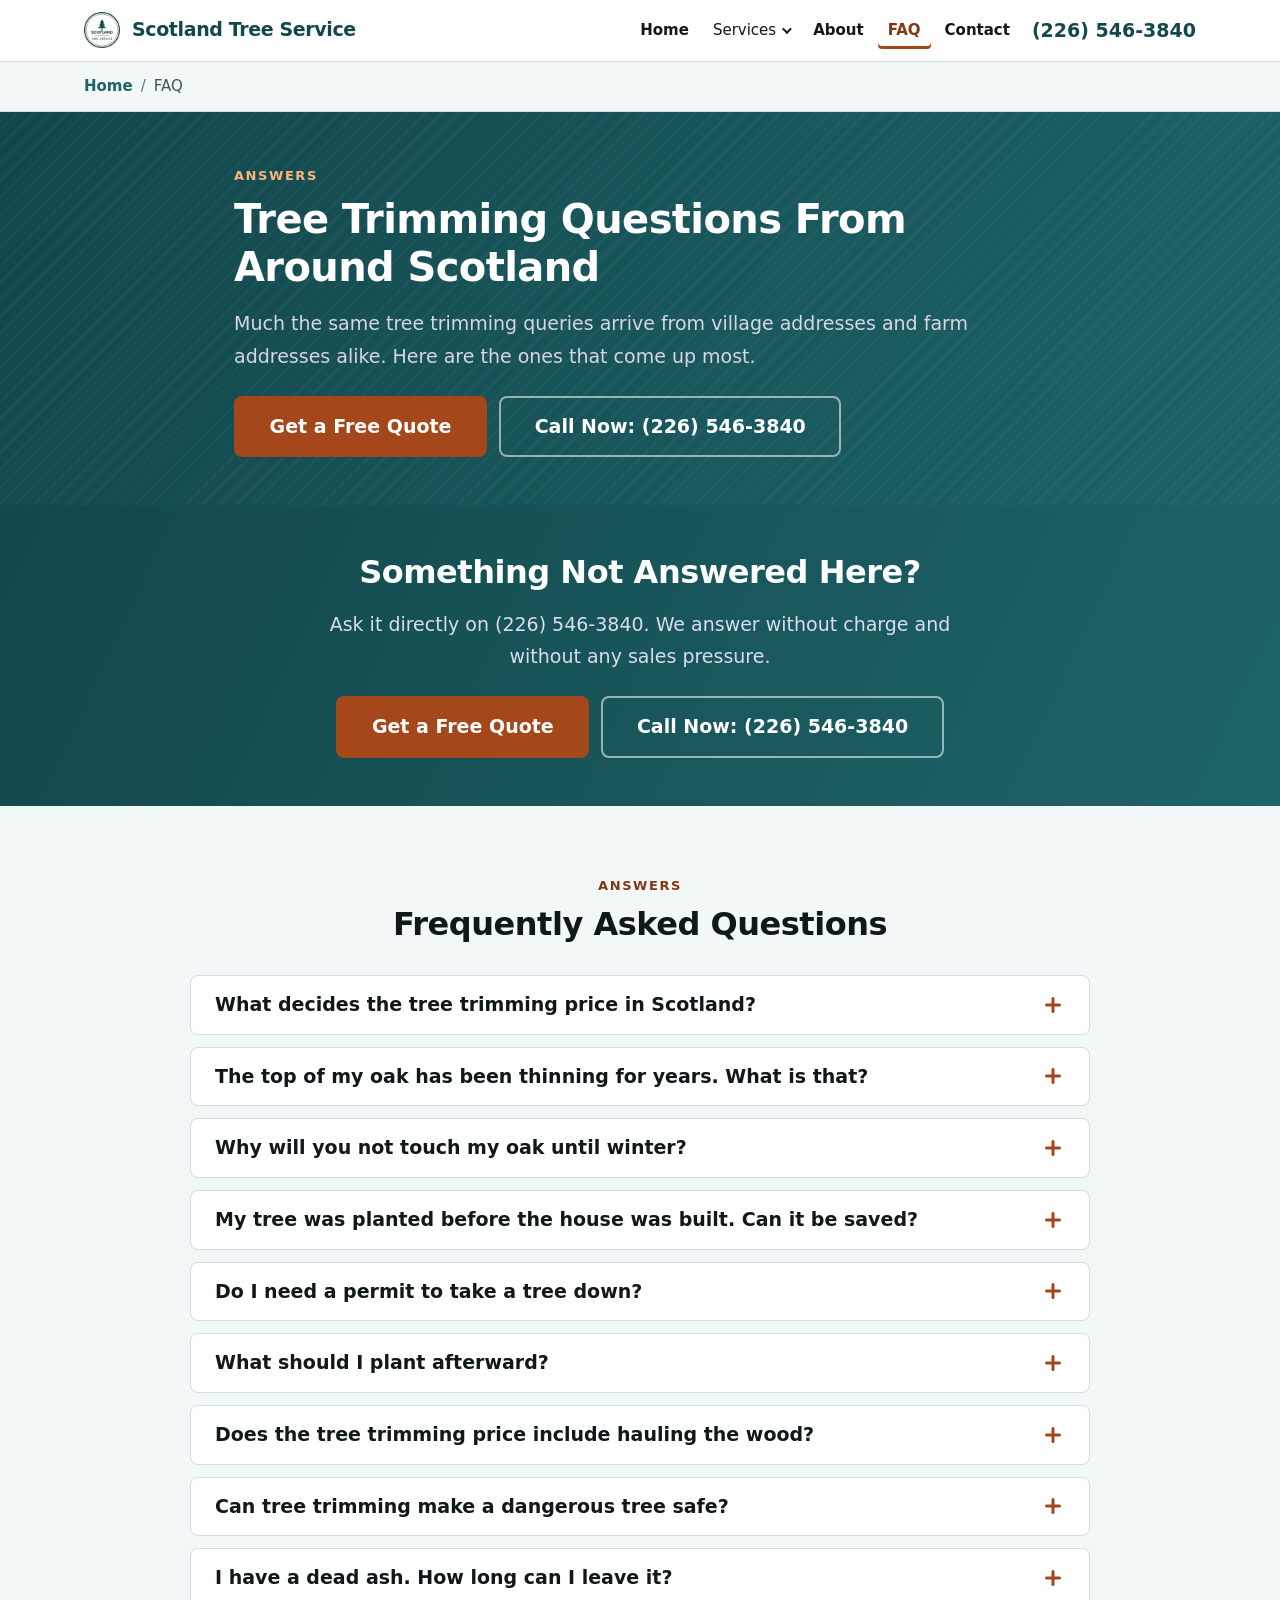
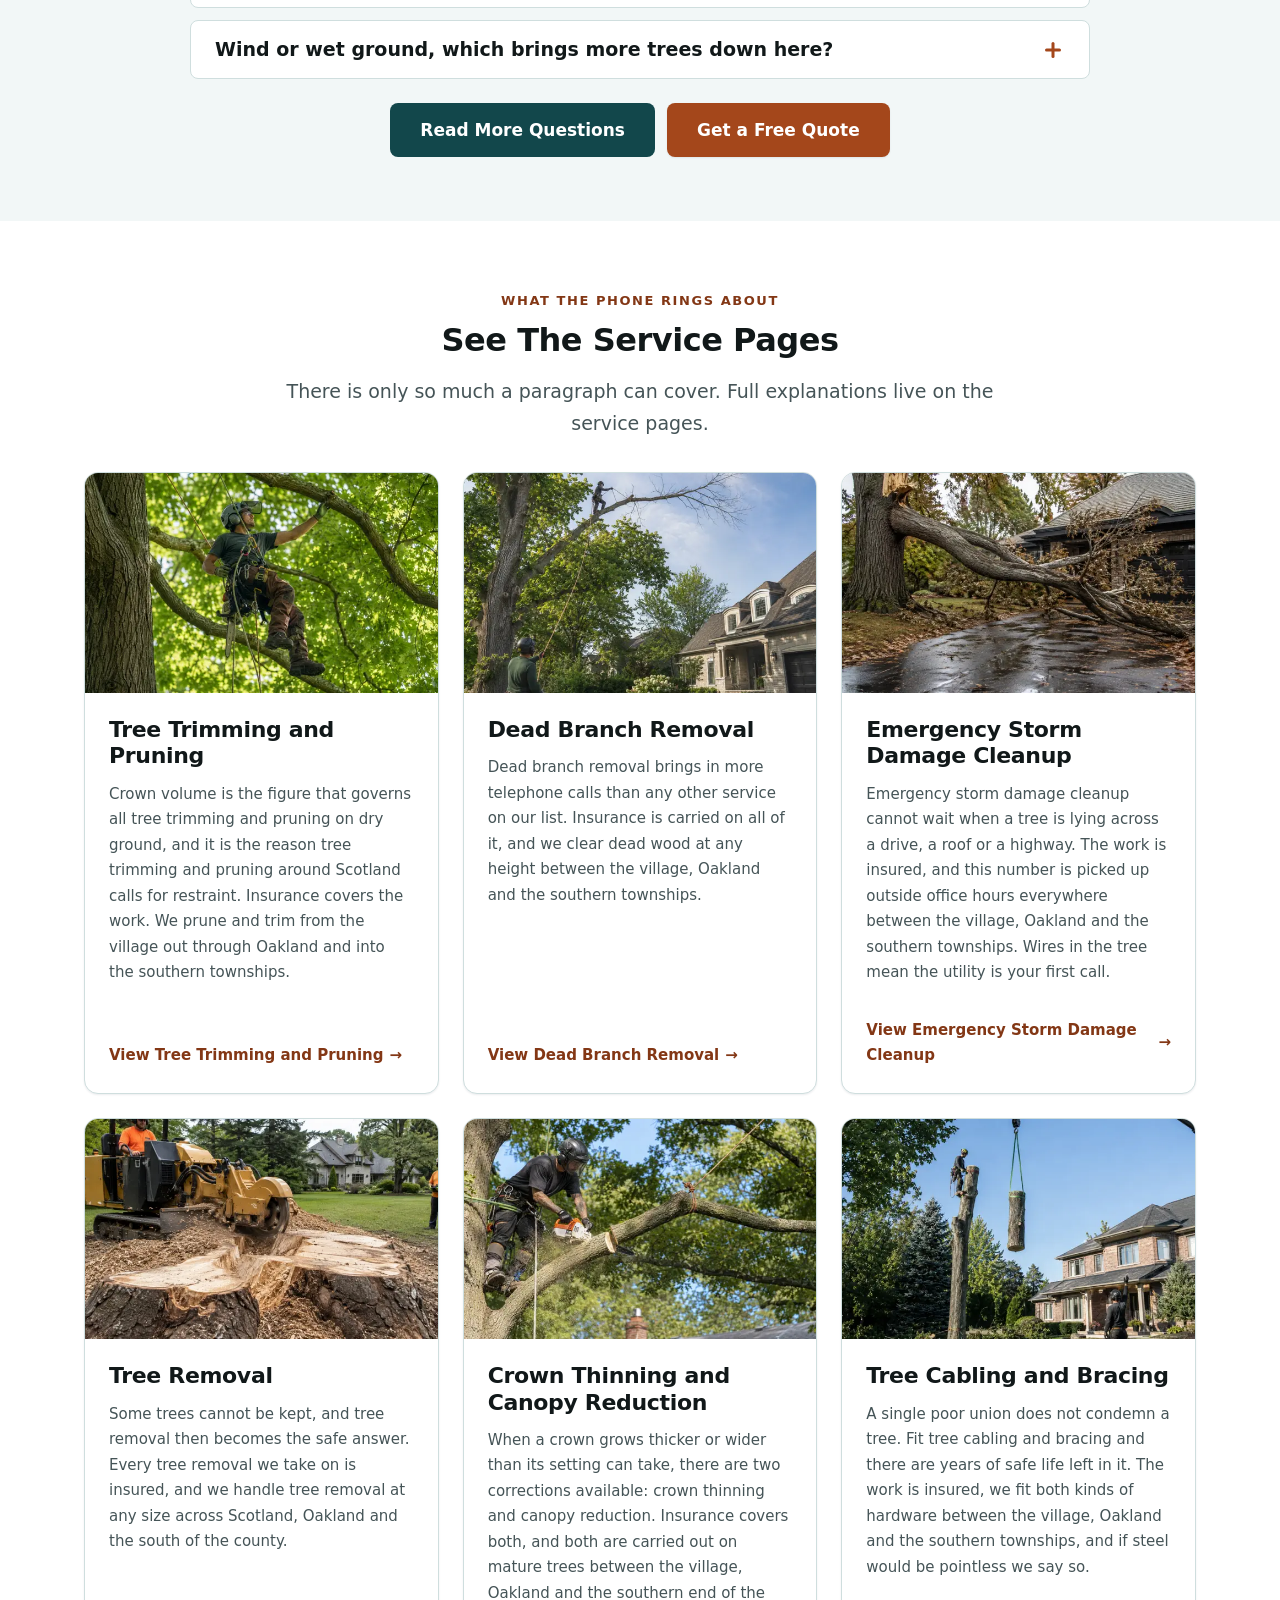
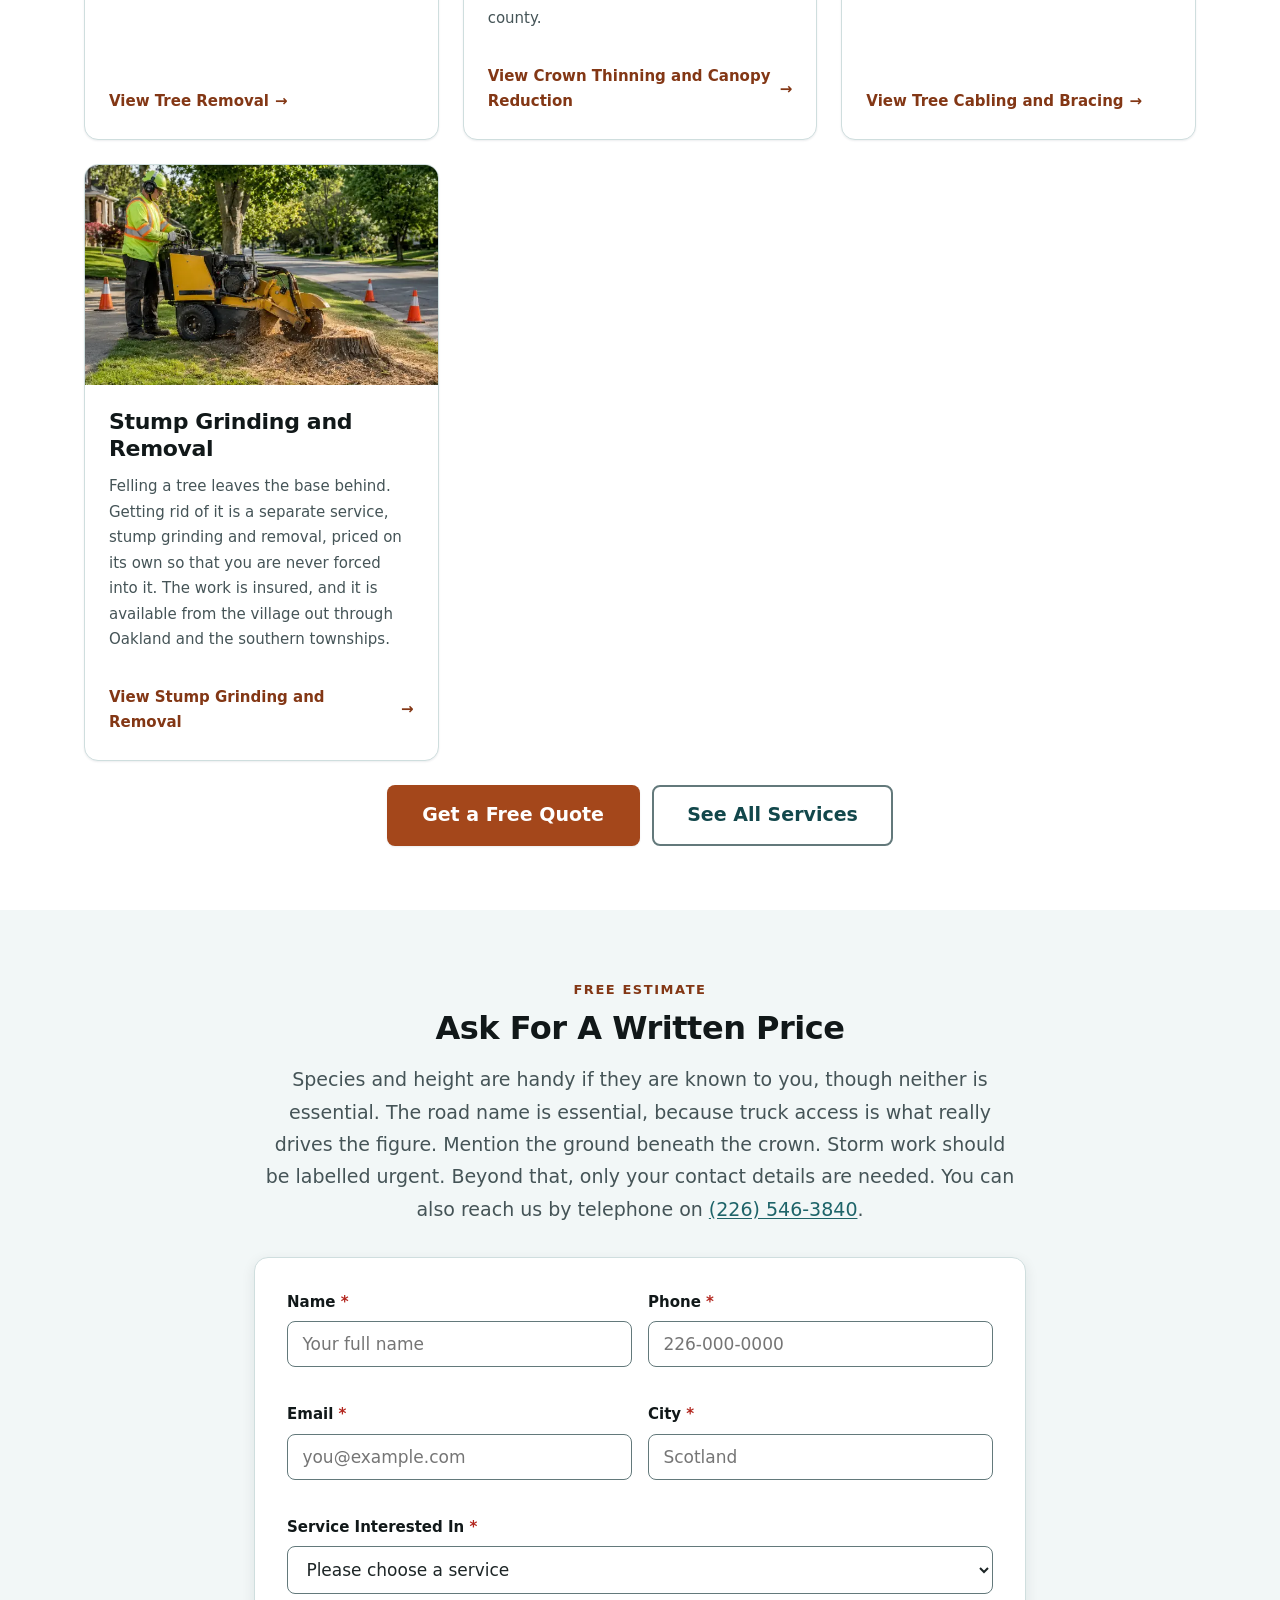
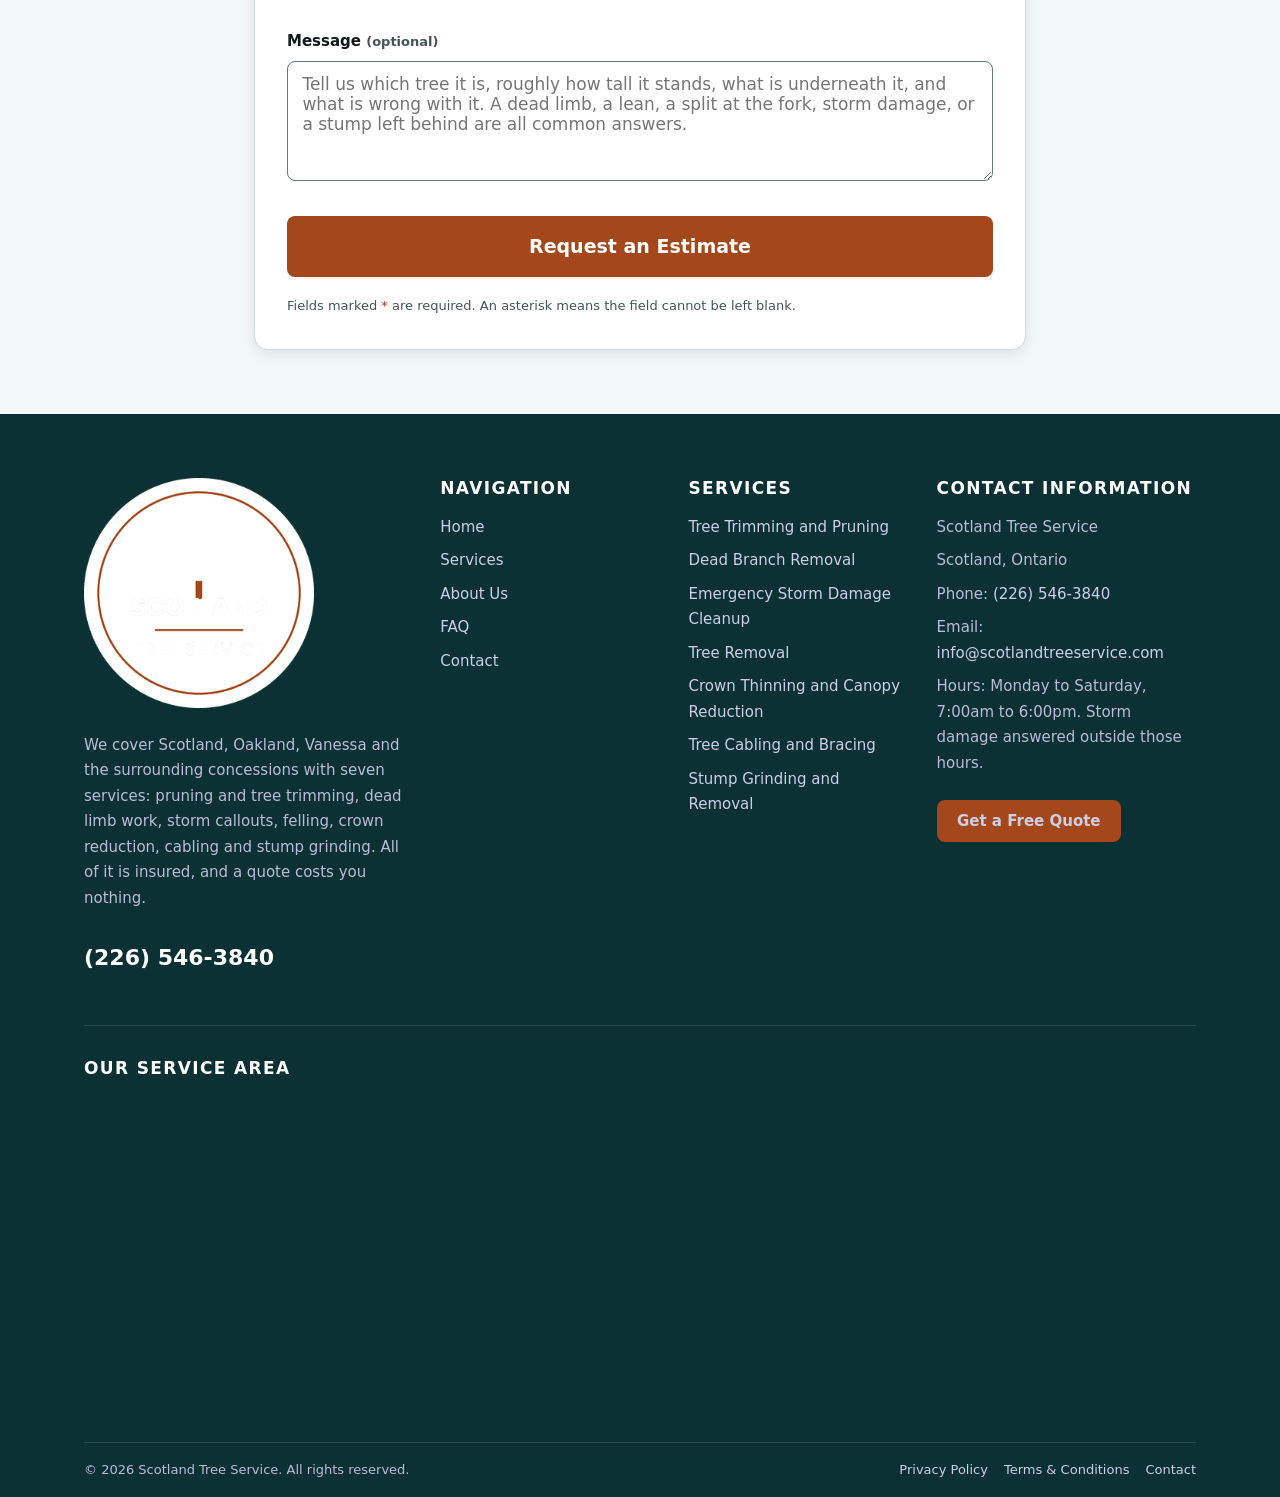
<file: site/faq.html>
<!DOCTYPE html>
<html lang="en-CA">
<head>
<meta charset="utf-8">
<meta name="viewport" content="width=device-width, initial-scale=1">
<meta name="theme-color" content="#12474B">

<!-- ===== SEO: unique title + description ===== -->
<title>Tree Trimming and Tree Removal FAQ | Scotland, Ontario</title>
<meta name="description" content="Tree trimming costs, thinning oaks, old village trees, dead ash and permits, answered plainly for Scotland, Ontario. Call (226) 546-3840.">
<meta name="robots" content="index, follow, max-image-preview:large">
<meta name="author" content="Scotland Tree Service">
<meta name="geo.region" content="CA-ON">
<meta name="geo.placename" content="Scotland, Ontario">

<link rel="canonical" href="https://www.scotlandtreeservice.com/faq">

<!-- ===== Open Graph / social sharing ===== -->
<meta property="og:type" content="website">
<meta property="og:site_name" content="Scotland Tree Service">
<meta property="og:locale" content="en_CA">
<meta property="og:title" content="Tree Trimming and Tree Removal FAQ | Scotland, Ontario">
<meta property="og:description" content="Tree trimming costs, thinning oaks, old village trees, dead ash and permits, answered plainly for Scotland, Ontario. Call (226) 546-3840.">
<meta property="og:url" content="https://www.scotlandtreeservice.com/faq">
<meta property="og:image" content="https://www.scotlandtreeservice.com/images/og-image.jpg">
<meta property="og:image:width" content="1200">
<meta property="og:image:height" content="630">
<meta property="og:image:type" content="image/jpeg">
<meta property="og:image:alt" content="Scotland Tree Service - tree trimming in Scotland, Ontario">
<meta name="twitter:card" content="summary_large_image">
<meta name="twitter:title" content="Tree Trimming and Tree Removal FAQ | Scotland, Ontario">
<meta name="twitter:description" content="Tree trimming costs, thinning oaks, old village trees, dead ash and permits, answered plainly for Scotland, Ontario. Call (226) 546-3840.">
<meta name="twitter:image" content="https://www.scotlandtreeservice.com/images/og-image.jpg">

<!-- Fingerprinted. _headers caches /images/* for a year as immutable, and
     unlike the photographs these filenames never change - so without a
     ?v=<hash> a rebranded favicon can never reach anyone who already
     visited. Browsers ignore reloads for immutable assets; only a new URL
     works. -->
<link rel="icon" href="images/favicon.ico?v=dc7d6154" sizes="any">
<link rel="icon" type="image/png" sizes="32x32" href="images/icon-32.png?v=fe511a99">
<link rel="icon" type="image/png" sizes="16x16" href="images/icon-16.png?v=2eeb1114">
<link rel="apple-touch-icon" sizes="180x180" href="images/icon-180.png?v=2347e97f">
<link rel="manifest" href="site.webmanifest">
<link rel="stylesheet" href="style.css?v=99626802">
<script src="script.js?v=3b63bb79" defer></script>

<!-- ===== Schema.org: Local Business ===== -->
<script type="application/ld+json">
{
  "@context": "https://schema.org",
  "@type": "HomeAndConstructionBusiness",
  "@id": "https://www.scotlandtreeservice.com/#business",
  "name": "Scotland Tree Service",
  "description": "Tree trimming, tree removal and emergency storm damage cleanup for homes and property owners in Scotland, Ontario and the County of Brant.",
  "url": "https://www.scotlandtreeservice.com/",
  "telephone": "(226) 546-3840",
  "email": "info@scotlandtreeservice.com",
  "image": "https://www.scotlandtreeservice.com/images/og-image.jpg",
  "logo": "https://www.scotlandtreeservice.com/images/logo.png",
  "priceRange": "$$",
  "address": {
    "@type": "PostalAddress",
    "addressLocality": "Scotland",
    "addressRegion": "ON",
    "addressCountry": "CA"
  },
  "geo": {
    "@type": "GeoCoordinates",
    "latitude": "43.0246",
    "longitude": "-80.3743"
  },
  "openingHoursSpecification": [
    {
      "@type": "OpeningHoursSpecification",
      "dayOfWeek": [
        "Monday",
        "Tuesday",
        "Wednesday",
        "Thursday",
        "Friday",
        "Saturday"
      ],
      "opens": "07:00",
      "closes": "18:00"
    }
  ],
  "areaServed": [
    {
      "@type": "City",
      "name": "Scotland"
    },
    {
      "@type": "City",
      "name": "Oakland"
    },
    {
      "@type": "City",
      "name": "East Oakland"
    },
    {
      "@type": "City",
      "name": "Vanessa"
    },
    {
      "@type": "City",
      "name": "Maple Grove"
    },
    {
      "@type": "City",
      "name": "Four Ponds Corners"
    },
    {
      "@type": "City",
      "name": "Boston"
    },
    {
      "@type": "City",
      "name": "Waterford"
    },
    {
      "@type": "City",
      "name": "Norwich"
    }
  ],
  "hasOfferCatalog": {
    "@type": "OfferCatalog",
    "name": "Tree Trimming and Tree Removal Services",
    "itemListElement": [
      {
        "@type": "Offer",
        "itemOffered": {
          "@type": "Service",
          "name": "Tree Trimming and Pruning"
        }
      },
      {
        "@type": "Offer",
        "itemOffered": {
          "@type": "Service",
          "name": "Dead Branch Removal"
        }
      },
      {
        "@type": "Offer",
        "itemOffered": {
          "@type": "Service",
          "name": "Emergency Storm Damage Cleanup"
        }
      },
      {
        "@type": "Offer",
        "itemOffered": {
          "@type": "Service",
          "name": "Tree Removal"
        }
      },
      {
        "@type": "Offer",
        "itemOffered": {
          "@type": "Service",
          "name": "Crown Thinning and Canopy Reduction"
        }
      },
      {
        "@type": "Offer",
        "itemOffered": {
          "@type": "Service",
          "name": "Tree Cabling and Bracing"
        }
      },
      {
        "@type": "Offer",
        "itemOffered": {
          "@type": "Service",
          "name": "Stump Grinding and Removal"
        }
      }
    ]
  }
}
</script>
<script type="application/ld+json">
{
  "@context": "https://schema.org",
  "@type": "BreadcrumbList",
  "itemListElement": [
    {
      "@type": "ListItem",
      "position": 1,
      "name": "Home",
      "item": "https://www.scotlandtreeservice.com/"
    },
    {
      "@type": "ListItem",
      "position": 2,
      "name": "FAQ",
      "item": "https://www.scotlandtreeservice.com/"
    }
  ]
}
</script>
<script type="application/ld+json">
{
  "@context": "https://schema.org",
  "@type": "FAQPage",
  "mainEntity": [
    {
      "@type": "Question",
      "name": "What decides the tree trimming price in Scotland?",
      "acceptedAnswer": {
        "@type": "Answer",
        "text": "Whether a truck can reach the trunk matters more than anything, and around Scotland it usually can, which keeps tree trimming cheap on farm and field properties. The same oak on a Simcoe Street lot, boxed in by a garage on one side and wires overhead, takes several times the labour. Averages posted online are averages for the province and tell you nothing about one tree in one yard. What counts is our written tree trimming figure, and it costs you nothing to obtain."
      }
    },
    {
      "@type": "Question",
      "name": "The top of my oak has been thinning for years. What is that?",
      "acceptedAnswer": {
        "@type": "Answer",
        "text": "Drought explains it far more often than disease does. Sand this thirsty leaves a big oak wanting for moisture in most seasons, and the tree answers by letting go of its topmost wood, which is dearer to keep than anything beneath. Tree trimming eases that load. Slow deep watering during dry weather handles the rest."
      }
    },
    {
      "@type": "Question",
      "name": "Why will you not touch my oak until winter?",
      "acceptedAnswer": {
        "@type": "Answer",
        "text": "Beetles active in warm weather transmit oak wilt, a disease fatal to oak, and they are drawn to open cuts. No beetles fly once the tree is dormant, which makes the exact same cut harmless. Waiting a few months eliminates a genuine danger, so all oak tree trimming is booked into the cold half of the year."
      }
    },
    {
      "@type": "Question",
      "name": "My tree was planted before the house was built. Can it be saved?",
      "acceptedAnswer": {
        "@type": "Answer",
        "text": "Usually, yes. Old trees around Scotland are worth keeping and the answer is nearly always tree trimming rather than tree removal. A canopy reduction, sometimes with cabling alongside it, costs a fraction of removal and keeps something irreplaceable standing. We will tell you honestly if the tree is past that point."
      }
    },
    {
      "@type": "Question",
      "name": "Do I need a permit to take a tree down?",
      "acceptedAnswer": {
        "@type": "Answer",
        "text": "One tree standing in a village yard is generally exempt. The woodland by-law applies instead to woodlots, to trees growing in groups, and to any parcel inside a development application, while land at the swamp edge near Oakland raises separate questions. Properties in those categories go to the County for confirmation before we set a date."
      }
    },
    {
      "@type": "Question",
      "name": "What should I plant afterward?",
      "acceptedAnswer": {
        "@type": "Answer",
        "text": "Drought tolerance is the thing to look for. Red oak, bur oak, hackberry and honey locust are all dependable up on this crest. Whatever you select, give it two summers of watering and begin tree trimming while it is young."
      }
    },
    {
      "@type": "Question",
      "name": "Does the tree trimming price include hauling the wood?",
      "acceptedAnswer": {
        "@type": "Answer",
        "text": "You decide, and the tree trimming quote carries both numbers. Brush is chipped and taken off regardless. Larger material can be sawn into firewood and stacked wherever you choose, or loaded up and driven away."
      }
    },
    {
      "@type": "Question",
      "name": "Can tree trimming make a dangerous tree safe?",
      "acceptedAnswer": {
        "@type": "Answer",
        "text": "Odds improve, danger does not vanish. Lightening the outside of a crown relieves pressure on the forks and on the roots at the same time, and that is the case for having tree trimming done on a cycle. Three things stay out of range: rot low in the trunk, a root plate that has already begun travelling, and whatever a previous topping crew left behind."
      }
    },
    {
      "@type": "Question",
      "name": "I have a dead ash. How long can I leave it?",
      "acceptedAnswer": {
        "@type": "Answer",
        "text": "The bill grows each year you wait. At two years dead a climber can generally still work the tree. At five it is machinery only, and machinery is a different order of expense. Brittle ash also sheds material unpredictably, which is a hazard tree trimming does nothing to reduce."
      }
    },
    {
      "@type": "Question",
      "name": "Wind or wet ground, which brings more trees down here?",
      "acceptedAnswer": {
        "@type": "Answer",
        "text": "It depends which side of the moraine you are on. Up on the crest it is wind, working on long limbs with nothing to shelter them. Down toward Oakland it is wet ground, loosening a root plate until a moderate blow rolls the tree over. Tree trimming ahead of the season helps in both cases."
      }
    }
  ]
}
</script>
</head>
<body>
<a class="skip-link" href="#main">Skip to main content</a>

<header class="site-header site-header--compact">
  <div class="container site-header__inner">
    <a class="logo" href="/" aria-label="Scotland Tree Service home page">
      <img src="images/icon-96.png" alt="Scotland Tree Service logo"
           width="36" height="36" fetchpriority="high">
      <span class="logo__text">
        <span class="logo__name">Scotland Tree Service</span>
      </span>
    </a>
    <button class="nav-burger" type="button" aria-expanded="false"
            aria-controls="primary-nav" aria-label="Open main menu">
      <span></span><span></span><span></span>
    </button>
    <nav class="nav" id="primary-nav" aria-label="Main navigation">
      <ul class="nav__list">
        <li><a class="nav__link" href="/">Home</a></li>
        <li class="nav__item--has-menu">
          <button class="nav__link nav__toggle" type="button"
                  aria-expanded="false" aria-controls="services-menu">Services</button>
          <ul class="nav__submenu" id="services-menu">
            <li><a href="/services">All Services</a></li>
            <li><a href="/tree-trimming-and-pruning">Tree Trimming and Pruning</a></li>
            <li><a href="/dead-branch-removal">Dead Branch Removal</a></li>
            <li><a href="/emergency-storm-damage-cleanup">Emergency Storm Damage Cleanup</a></li>
            <li><a href="/tree-removal">Tree Removal</a></li>
            <li><a href="/crown-thinning-and-canopy-reduction">Crown Thinning and Canopy Reduction</a></li>
            <li><a href="/tree-cabling-and-bracing">Tree Cabling and Bracing</a></li>
            <li><a href="/stump-grinding-and-removal">Stump Grinding and Removal</a></li>
          </ul>
        </li>
        <li><a class="nav__link" href="/about">About</a></li>
        <li><a class="nav__link" href="/faq" aria-current="page">FAQ</a></li>
        <li><a class="nav__link" href="/contact">Contact</a></li>
      </ul>
      <div class="header-cta">
        <a class="site-header__tel" href="tel:+12265463840">(226) 546-3840</a>
      </div>
    </nav>
  </div>
</header>

<!-- ============================= BREADCRUMBS ============================= -->
<nav class="breadcrumbs" aria-label="Breadcrumb">
  <div class="container">
    <ol>
      <li><a href="/">Home</a></li><li><span aria-current="page">FAQ</span></li>
    </ol>
  </div>
</nav>

<main id="main">

<section class="hero hero--page" aria-labelledby="hero-heading">
  <div class="container hero__inner">
    <div class="hero__intro">
      <span class="eyebrow" style="color:#ffb37a;">Answers</span>
      <h1 id="hero-heading">Tree Trimming Questions From Around Scotland</h1>
      <p>Much the same tree trimming queries arrive from village addresses and farm addresses alike. Here are the ones that come up most.</p>
      <div class="btn-row">
        <a class="btn btn--primary btn--lg" href="#quote">Get a Free Quote</a>
        <a class="btn btn--ghost btn--lg" href="tel:+12265463840">Call Now: (226) 546-3840</a>
      </div>
    </div>
  </div>
</section>


<!-- ============================= CTA BAND ============================= -->
<section class="cta-band" aria-label="Contact call to action">
  <div class="container">
    <h2>Something Not Answered Here?</h2>
    <p>Ask it directly on (226) 546-3840. We answer without charge and without any sales pressure.</p>
    <div class="btn-row is-centered">
        <a class="btn btn--primary btn--lg" href="#quote">Get a Free Quote</a>
        <a class="btn btn--ghost btn--lg" href="tel:+12265463840">Call Now: (226) 546-3840</a>
    </div>
  </div>
</section>



<!-- ============================= FAQ ACCORDION ============================= -->
<section class="section section--alt" id="faq" aria-labelledby="faq-heading">
  <div class="container">
    <div class="section-head is-centered">
      <span class="eyebrow">Answers</span>
      <h2 id="faq-heading">Frequently Asked Questions</h2>
    </div>
    <div class="faq">
      <div class="faq__item">
        <h3 class="faq__question">
          <button class="faq__trigger" type="button" id="faq-page-q1"
                  aria-expanded="false" aria-controls="faq-page-a1">
            <span>What decides the tree trimming price in Scotland?</span>
            <span class="faq__icon" aria-hidden="true"></span>
          </button>
        </h3>
        <div class="faq__panel" id="faq-page-a1" role="region" aria-labelledby="faq-page-q1">
          <p>Whether a truck can reach the trunk matters more than anything, and around Scotland it usually can, which keeps tree trimming cheap on farm and field properties. The same oak on a Simcoe Street lot, boxed in by a garage on one side and wires overhead, takes several times the labour. Averages posted online are averages for the province and tell you nothing about one tree in one yard. What counts is our written tree trimming figure, and it costs you nothing to obtain.</p>
        </div>
      </div>
      <div class="faq__item">
        <h3 class="faq__question">
          <button class="faq__trigger" type="button" id="faq-page-q2"
                  aria-expanded="false" aria-controls="faq-page-a2">
            <span>The top of my oak has been thinning for years. What is that?</span>
            <span class="faq__icon" aria-hidden="true"></span>
          </button>
        </h3>
        <div class="faq__panel" id="faq-page-a2" role="region" aria-labelledby="faq-page-q2">
          <p>Drought explains it far more often than disease does. Sand this thirsty leaves a big oak wanting for moisture in most seasons, and the tree answers by letting go of its topmost wood, which is dearer to keep than anything beneath. Tree trimming eases that load. Slow deep watering during dry weather handles the rest.</p>
        </div>
      </div>
      <div class="faq__item">
        <h3 class="faq__question">
          <button class="faq__trigger" type="button" id="faq-page-q3"
                  aria-expanded="false" aria-controls="faq-page-a3">
            <span>Why will you not touch my oak until winter?</span>
            <span class="faq__icon" aria-hidden="true"></span>
          </button>
        </h3>
        <div class="faq__panel" id="faq-page-a3" role="region" aria-labelledby="faq-page-q3">
          <p>Beetles active in warm weather transmit oak wilt, a disease fatal to oak, and they are drawn to open cuts. No beetles fly once the tree is dormant, which makes the exact same cut harmless. Waiting a few months eliminates a genuine danger, so all oak tree trimming is booked into the cold half of the year.</p>
        </div>
      </div>
      <div class="faq__item">
        <h3 class="faq__question">
          <button class="faq__trigger" type="button" id="faq-page-q4"
                  aria-expanded="false" aria-controls="faq-page-a4">
            <span>My tree was planted before the house was built. Can it be saved?</span>
            <span class="faq__icon" aria-hidden="true"></span>
          </button>
        </h3>
        <div class="faq__panel" id="faq-page-a4" role="region" aria-labelledby="faq-page-q4">
          <p>Usually, yes. Old trees around Scotland are worth keeping and the answer is nearly always tree trimming rather than tree removal. A canopy reduction, sometimes with cabling alongside it, costs a fraction of removal and keeps something irreplaceable standing. We will tell you honestly if the tree is past that point.</p>
        </div>
      </div>
      <div class="faq__item">
        <h3 class="faq__question">
          <button class="faq__trigger" type="button" id="faq-page-q5"
                  aria-expanded="false" aria-controls="faq-page-a5">
            <span>Do I need a permit to take a tree down?</span>
            <span class="faq__icon" aria-hidden="true"></span>
          </button>
        </h3>
        <div class="faq__panel" id="faq-page-a5" role="region" aria-labelledby="faq-page-q5">
          <p>One tree standing in a village yard is generally exempt. The woodland by-law applies instead to woodlots, to trees growing in groups, and to any parcel inside a development application, while land at the swamp edge near Oakland raises separate questions. Properties in those categories go to the County for confirmation before we set a date.</p>
        </div>
      </div>
      <div class="faq__item">
        <h3 class="faq__question">
          <button class="faq__trigger" type="button" id="faq-page-q6"
                  aria-expanded="false" aria-controls="faq-page-a6">
            <span>What should I plant afterward?</span>
            <span class="faq__icon" aria-hidden="true"></span>
          </button>
        </h3>
        <div class="faq__panel" id="faq-page-a6" role="region" aria-labelledby="faq-page-q6">
          <p>Drought tolerance is the thing to look for. Red oak, bur oak, hackberry and honey locust are all dependable up on this crest. Whatever you select, give it two summers of watering and begin tree trimming while it is young.</p>
        </div>
      </div>
      <div class="faq__item">
        <h3 class="faq__question">
          <button class="faq__trigger" type="button" id="faq-page-q7"
                  aria-expanded="false" aria-controls="faq-page-a7">
            <span>Does the tree trimming price include hauling the wood?</span>
            <span class="faq__icon" aria-hidden="true"></span>
          </button>
        </h3>
        <div class="faq__panel" id="faq-page-a7" role="region" aria-labelledby="faq-page-q7">
          <p>You decide, and the tree trimming quote carries both numbers. Brush is chipped and taken off regardless. Larger material can be sawn into firewood and stacked wherever you choose, or loaded up and driven away.</p>
        </div>
      </div>
      <div class="faq__item">
        <h3 class="faq__question">
          <button class="faq__trigger" type="button" id="faq-page-q8"
                  aria-expanded="false" aria-controls="faq-page-a8">
            <span>Can tree trimming make a dangerous tree safe?</span>
            <span class="faq__icon" aria-hidden="true"></span>
          </button>
        </h3>
        <div class="faq__panel" id="faq-page-a8" role="region" aria-labelledby="faq-page-q8">
          <p>Odds improve, danger does not vanish. Lightening the outside of a crown relieves pressure on the forks and on the roots at the same time, and that is the case for having tree trimming done on a cycle. Three things stay out of range: rot low in the trunk, a root plate that has already begun travelling, and whatever a previous topping crew left behind.</p>
        </div>
      </div>
      <div class="faq__item">
        <h3 class="faq__question">
          <button class="faq__trigger" type="button" id="faq-page-q9"
                  aria-expanded="false" aria-controls="faq-page-a9">
            <span>I have a dead ash. How long can I leave it?</span>
            <span class="faq__icon" aria-hidden="true"></span>
          </button>
        </h3>
        <div class="faq__panel" id="faq-page-a9" role="region" aria-labelledby="faq-page-q9">
          <p>The bill grows each year you wait. At two years dead a climber can generally still work the tree. At five it is machinery only, and machinery is a different order of expense. Brittle ash also sheds material unpredictably, which is a hazard tree trimming does nothing to reduce.</p>
        </div>
      </div>
      <div class="faq__item">
        <h3 class="faq__question">
          <button class="faq__trigger" type="button" id="faq-page-q10"
                  aria-expanded="false" aria-controls="faq-page-a10">
            <span>Wind or wet ground, which brings more trees down here?</span>
            <span class="faq__icon" aria-hidden="true"></span>
          </button>
        </h3>
        <div class="faq__panel" id="faq-page-a10" role="region" aria-labelledby="faq-page-q10">
          <p>It depends which side of the moraine you are on. Up on the crest it is wind, working on long limbs with nothing to shelter them. Down toward Oakland it is wet ground, loosening a root plate until a moderate blow rolls the tree over. Tree trimming ahead of the season helps in both cases.</p>
        </div>
      </div>
    </div>
    <div class="btn-row is-centered">
      <a class="btn btn--secondary" href="/faq">Read More Questions</a>
      <a class="btn btn--primary" href="#quote">Get a Free Quote</a>
    </div>
  </div>
</section>



<!-- ============================= SERVICES GRID ============================= -->
<section class="section" id="services" aria-labelledby="services-heading">
  <div class="container">
    <div class="section-head is-centered">
      <span class="eyebrow">What The Phone Rings About</span>
      <h2 id="services-heading">See The Service Pages</h2>
      <p class="lead">There is only so much a paragraph can cover. Full explanations live on the service pages.</p>
    </div>
    <div class="grid grid--3">
      <article class="service-card">
        <div class="service-card__media">
          <picture>
            <source type="image/webp" srcset="images/service-tree-trimming-and-pruning-640.webp 640w, images/service-tree-trimming-and-pruning-960.webp 960w" sizes="(max-width: 620px) 92vw, (max-width: 1024px) 45vw, 340px">
            <img src="images/service-tree-trimming-and-pruning-640.jpg" srcset="images/service-tree-trimming-and-pruning-640.jpg 640w, images/service-tree-trimming-and-pruning-960.jpg 960w" sizes="(max-width: 620px) 92vw, (max-width: 1024px) 45vw, 340px"
                 alt="Climber tied in and working the upper growth of a mature maple" width="640" height="400" loading="lazy" decoding="async">
          </picture>
        </div>
        <div class="service-card__body">
          <h3><a href="/tree-trimming-and-pruning" style="text-decoration:none;color:inherit;">Tree Trimming and Pruning</a></h3>
          <p>Crown volume is the figure that governs all tree trimming and pruning on dry ground, and it is the reason tree trimming and pruning around Scotland calls for restraint. Insurance covers the work. We prune and trim from the village out through Oakland and into the southern townships.</p>
          <a class="service-card__link" href="/tree-trimming-and-pruning">View Tree Trimming and Pruning</a>
        </div>
      </article>
      <article class="service-card">
        <div class="service-card__media">
          <picture>
            <source type="image/webp" srcset="images/service-dead-branch-removal-640.webp 640w, images/service-dead-branch-removal-960.webp 960w" sizes="(max-width: 620px) 92vw, (max-width: 1024px) 45vw, 340px">
            <img src="images/service-dead-branch-removal-640.jpg" srcset="images/service-dead-branch-removal-640.jpg 640w, images/service-dead-branch-removal-960.jpg 960w" sizes="(max-width: 620px) 92vw, (max-width: 1024px) 45vw, 340px"
                 alt="Large broken limb caught in the crown above a lawn" width="640" height="400" loading="lazy" decoding="async">
          </picture>
        </div>
        <div class="service-card__body">
          <h3><a href="/dead-branch-removal" style="text-decoration:none;color:inherit;">Dead Branch Removal</a></h3>
          <p>Dead branch removal brings in more telephone calls than any other service on our list. Insurance is carried on all of it, and we clear dead wood at any height between the village, Oakland and the southern townships.</p>
          <a class="service-card__link" href="/dead-branch-removal">View Dead Branch Removal</a>
        </div>
      </article>
      <article class="service-card">
        <div class="service-card__media">
          <picture>
            <source type="image/webp" srcset="images/service-emergency-storm-damage-cleanup-640.webp 640w, images/service-emergency-storm-damage-cleanup-960.webp 960w" sizes="(max-width: 620px) 92vw, (max-width: 1024px) 45vw, 340px">
            <img src="images/service-emergency-storm-damage-cleanup-640.jpg" srcset="images/service-emergency-storm-damage-cleanup-640.jpg 640w, images/service-emergency-storm-damage-cleanup-960.jpg 960w" sizes="(max-width: 620px) 92vw, (max-width: 1024px) 45vw, 340px"
                 alt="Storm-thrown tree resting across a fence line after a blow" width="640" height="400" loading="lazy" decoding="async">
          </picture>
        </div>
        <div class="service-card__body">
          <h3><a href="/emergency-storm-damage-cleanup" style="text-decoration:none;color:inherit;">Emergency Storm Damage Cleanup</a></h3>
          <p>Emergency storm damage cleanup cannot wait when a tree is lying across a drive, a roof or a highway. The work is insured, and this number is picked up outside office hours everywhere between the village, Oakland and the southern townships. Wires in the tree mean the utility is your first call.</p>
          <a class="service-card__link" href="/emergency-storm-damage-cleanup">View Emergency Storm Damage Cleanup</a>
        </div>
      </article>
      <article class="service-card">
        <div class="service-card__media">
          <picture>
            <source type="image/webp" srcset="images/service-tree-removal-640.webp 640w, images/service-tree-removal-960.webp 960w" sizes="(max-width: 620px) 92vw, (max-width: 1024px) 45vw, 340px">
            <img src="images/service-tree-removal-640.jpg" srcset="images/service-tree-removal-640.jpg 640w, images/service-tree-removal-960.jpg 960w" sizes="(max-width: 620px) 92vw, (max-width: 1024px) 45vw, 340px"
                 alt="Bucket truck raised into a roadside tree on a concession road" width="640" height="400" loading="lazy" decoding="async">
          </picture>
        </div>
        <div class="service-card__body">
          <h3><a href="/tree-removal" style="text-decoration:none;color:inherit;">Tree Removal</a></h3>
          <p>Some trees cannot be kept, and tree removal then becomes the safe answer. Every tree removal we take on is insured, and we handle tree removal at any size across Scotland, Oakland and the south of the county.</p>
          <a class="service-card__link" href="/tree-removal">View Tree Removal</a>
        </div>
      </article>
      <article class="service-card">
        <div class="service-card__media">
          <picture>
            <source type="image/webp" srcset="images/service-crown-thinning-and-canopy-reduction-640.webp 640w, images/service-crown-thinning-and-canopy-reduction-960.webp 960w" sizes="(max-width: 620px) 92vw, (max-width: 1024px) 45vw, 340px">
            <img src="images/service-crown-thinning-and-canopy-reduction-640.jpg" srcset="images/service-crown-thinning-and-canopy-reduction-640.jpg 640w, images/service-crown-thinning-and-canopy-reduction-960.jpg 960w" sizes="(max-width: 620px) 92vw, (max-width: 1024px) 45vw, 340px"
                 alt="Climber on a long horizontal limb with rigging lines set" width="640" height="400" loading="lazy" decoding="async">
          </picture>
        </div>
        <div class="service-card__body">
          <h3><a href="/crown-thinning-and-canopy-reduction" style="text-decoration:none;color:inherit;">Crown Thinning and Canopy Reduction</a></h3>
          <p>When a crown grows thicker or wider than its setting can take, there are two corrections available: crown thinning and canopy reduction. Insurance covers both, and both are carried out on mature trees between the village, Oakland and the southern end of the county.</p>
          <a class="service-card__link" href="/crown-thinning-and-canopy-reduction">View Crown Thinning and Canopy Reduction</a>
        </div>
      </article>
      <article class="service-card">
        <div class="service-card__media">
          <picture>
            <source type="image/webp" srcset="images/service-tree-cabling-and-bracing-640.webp 640w, images/service-tree-cabling-and-bracing-960.webp 960w" sizes="(max-width: 620px) 92vw, (max-width: 1024px) 45vw, 340px">
            <img src="images/service-tree-cabling-and-bracing-640.jpg" srcset="images/service-tree-cabling-and-bracing-640.jpg 640w, images/service-tree-cabling-and-bracing-960.jpg 960w" sizes="(max-width: 620px) 92vw, (max-width: 1024px) 45vw, 340px"
                 alt="Fork split open on a multi-stemmed trunk over a village lot" width="640" height="400" loading="lazy" decoding="async">
          </picture>
        </div>
        <div class="service-card__body">
          <h3><a href="/tree-cabling-and-bracing" style="text-decoration:none;color:inherit;">Tree Cabling and Bracing</a></h3>
          <p>A single poor union does not condemn a tree. Fit tree cabling and bracing and there are years of safe life left in it. The work is insured, we fit both kinds of hardware between the village, Oakland and the southern townships, and if steel would be pointless we say so.</p>
          <a class="service-card__link" href="/tree-cabling-and-bracing">View Tree Cabling and Bracing</a>
        </div>
      </article>
      <article class="service-card">
        <div class="service-card__media">
          <picture>
            <source type="image/webp" srcset="images/service-stump-grinding-and-removal-640.webp 640w, images/service-stump-grinding-and-removal-960.webp 960w" sizes="(max-width: 620px) 92vw, (max-width: 1024px) 45vw, 340px">
            <img src="images/service-stump-grinding-and-removal-640.jpg" srcset="images/service-stump-grinding-and-removal-640.jpg 640w, images/service-stump-grinding-and-removal-960.jpg 960w" sizes="(max-width: 620px) 92vw, (max-width: 1024px) 45vw, 340px"
                 alt="Ground-out stump face with the grinder alongside" width="640" height="400" loading="lazy" decoding="async">
          </picture>
        </div>
        <div class="service-card__body">
          <h3><a href="/stump-grinding-and-removal" style="text-decoration:none;color:inherit;">Stump Grinding and Removal</a></h3>
          <p>Felling a tree leaves the base behind. Getting rid of it is a separate service, stump grinding and removal, priced on its own so that you are never forced into it. The work is insured, and it is available from the village out through Oakland and the southern townships.</p>
          <a class="service-card__link" href="/stump-grinding-and-removal">View Stump Grinding and Removal</a>
        </div>
      </article>
    </div>
    <div class="btn-row is-centered">
      <a class="btn btn--primary btn--lg" href="#quote">Get a Free Quote</a>
      <a class="btn btn--outline btn--lg" href="/services">See All Services</a>
    </div>
  </div>
</section>



<!-- ============================= LEAD INTAKE FORM ============================= -->
<section class="section section--alt" id="quote" aria-labelledby="quote-heading">
  <div class="container container--narrow">
    <div class="section-head is-centered">
      <span class="eyebrow">Free Estimate</span>
      <h2 id="quote-heading">Ask For A Written Price</h2>
      <p class="lead">Species and height are handy if they are known to you, though neither is essential. The road name is essential, because truck access is what really drives the figure. Mention the ground beneath the crown. Storm work should be labelled urgent. Beyond that, only your contact details are needed.
        You can also reach us by telephone on <a href="tel:+12265463840">(226) 546-3840</a>.</p>
    </div>

    <div class="form-wrap">
      <!-- Success message: revealed by script.js after successful validation -->
      <div class="form-success" role="status" aria-live="polite">
        <div>
          <strong>Thanks &mdash; your request has been received.</strong>
          That has reached us. Somebody will get back to you on the next working day.
          For anything urgent, call <a href="tel:+12265463840">(226) 546-3840</a>.
        </div>
      </div>

      <!-- BACKEND: set SHEET_ENDPOINT in script.js to deliver these to your Google Sheet. -->
      <form class="lead-form" action="#" method="post" novalidate
            data-source="FAQ" aria-labelledby="quote-heading">
        <div class="form-grid">

          <div class="field">
            <label for="lf-name">Name <span class="req" aria-hidden="true">*</span></label>
            <input type="text" id="lf-name" name="name" autocomplete="name"
                   data-label="Name" placeholder="Your full name" required>
            <span class="field__error" aria-live="polite"></span>
          </div>

          <div class="field">
            <label for="lf-phone">Phone <span class="req" aria-hidden="true">*</span></label>
            <input type="tel" id="lf-phone" name="phone" autocomplete="tel"
                   data-label="Phone" placeholder="226-000-0000" required>
            <span class="field__error" aria-live="polite"></span>
          </div>

          <div class="field">
            <label for="lf-email">Email <span class="req" aria-hidden="true">*</span></label>
            <input type="email" id="lf-email" name="email" autocomplete="email"
                   data-label="Email" placeholder="you@example.com" required>
            <span class="field__error" aria-live="polite"></span>
          </div>

          <div class="field">
            <label for="lf-city">City <span class="req" aria-hidden="true">*</span></label>
            <input type="text" id="lf-city" name="city" autocomplete="address-level2"
                   data-label="City" placeholder="Scotland" required>
            <span class="field__error" aria-live="polite"></span>
          </div>

          <div class="field field--full">
            <label for="lf-service">Service Interested In <span class="req" aria-hidden="true">*</span></label>
            <select id="lf-service" name="service" data-label="Service interested in" required>
            <option value="">Please choose a service</option>
            <option value="Tree trimming or pruning">Tree trimming or pruning</option>
            <option value="Dead or hanging branches">Dead or hanging branches</option>
            <option value="Storm damage - urgent">Storm damage - urgent</option>
            <option value="Tree removal">Tree removal</option>
            <option value="Crown thinning or height reduction">Crown thinning or height reduction</option>
            <option value="Cabling or bracing a weak tree">Cabling or bracing a weak tree</option>
            <option value="Stump grinding">Stump grinding</option>
            <option value="Not sure - please advise">Not sure - please advise</option>
            </select>
            <span class="field__error" aria-live="polite"></span>
          </div>

          <div class="field field--full">
            <label for="lf-message">Message <span class="field__optional">(optional)</span></label>
            <textarea id="lf-message" name="message" data-label="Message"
                      
                      placeholder="Tell us which tree it is, roughly how tall it stands, what is underneath it, and what is wrong with it. A dead limb, a lean, a split at the fork, storm damage, or a stump left behind are all common answers."></textarea>
            <span class="field__error" aria-live="polite"></span>
          </div>

          <!-- Honeypot: hidden from people, filled in by bots. Not a real field. -->
          <div class="field field--full" aria-hidden="true"
               style="position:absolute;left:-9999px;width:1px;height:1px;overflow:hidden;">
            <label for="lf-botcheck">Leave this field empty</label>
            <input type="text" id="lf-botcheck" name="botcheck" tabindex="-1" autocomplete="off">
          </div>

          <div class="field field--full">
            <button class="btn btn--primary btn--lg btn--block" type="submit">Request an Estimate</button>
            <p class="form-note">Fields marked <span class="req" aria-hidden="true">*</span> are required.
              An asterisk means the field cannot be left blank.</p>
          </div>

        </div>
      </form>
    </div>
  </div>
</section>

</main>

<!-- ============================= FOOTER ============================= -->
<footer class="site-footer">
  <div class="container">
    <div class="footer-grid">

      <div class="footer-brand">
        <a class="footer-logo" href="/" aria-label="Scotland Tree Service home page">
          <img src="images/wordmark-light-300.png"
               alt="Scotland Tree Service" width="300" height="310" loading="lazy">
        </a>
        <p>We cover Scotland, Oakland, Vanessa and the surrounding concessions with seven services: pruning and tree trimming, dead limb work, storm callouts, felling, crown reduction, cabling and stump grinding. All of it is insured, and a quote costs you nothing.</p>
        <a class="footer-phone" href="tel:+12265463840">(226) 546-3840</a>
      </div>

      <nav aria-labelledby="footer-nav-heading">
        <h3 id="footer-nav-heading">Navigation</h3>
        <ul class="footer-list">
          <li><a href="/">Home</a></li>
          <li><a href="/services">Services</a></li>
          <li><a href="/about">About Us</a></li>
          <li><a href="/faq">FAQ</a></li>
          <li><a href="/contact">Contact</a></li>
        </ul>
      </nav>

      <nav aria-labelledby="footer-svc-heading">
        <h3 id="footer-svc-heading">Services</h3>
        <ul class="footer-list"><li><a href="/tree-trimming-and-pruning">Tree Trimming and Pruning</a></li><li><a href="/dead-branch-removal">Dead Branch Removal</a></li><li><a href="/emergency-storm-damage-cleanup">Emergency Storm Damage Cleanup</a></li><li><a href="/tree-removal">Tree Removal</a></li><li><a href="/crown-thinning-and-canopy-reduction">Crown Thinning and Canopy Reduction</a></li><li><a href="/tree-cabling-and-bracing">Tree Cabling and Bracing</a></li><li><a href="/stump-grinding-and-removal">Stump Grinding and Removal</a></li></ul>
      </nav>

      <div>
        <h3>Contact Information</h3>
        <ul class="footer-list">
          <li>Scotland Tree Service</li>
          <li>Scotland, Ontario</li>
          <li>Phone: <a href="tel:+12265463840">(226) 546-3840</a></li>
          <li>Email: <a href="mailto:info@scotlandtreeservice.com">info@scotlandtreeservice.com</a></li>
          <li>Hours: Monday to Saturday, 7:00am to 6:00pm. Storm damage answered outside those hours.</li>
        </ul>
        <div class="btn-row">
          <a class="btn btn--primary btn--sm" href="#quote">Get a Free Quote</a>
        </div>
      </div>

    </div>

    <!-- Service area map.
         The embed ships from Google at a fixed 600x450. Those attributes are
         kept so the browser reserves the right box before the frame loads and
         the footer does not jump, but CSS overrides the rendered size to fill
         the container. loading="lazy" is deliberate: this is the last thing on
         the page and it must not cost anything on first paint. -->
    <section class="footer-map" aria-labelledby="footer-map-heading">
      <h3 id="footer-map-heading">Our Service Area</h3>
      <iframe
        title="Map of the the County of Brant service area covered by Scotland Tree Service"
        src="https://www.google.com/maps/embed?pb=!1m3!2m1!1sScotland,+Ontario,+Canada!6i14"
        width="600" height="450" loading="lazy" allowfullscreen=""
        referrerpolicy="strict-origin-when-cross-origin"></iframe>
    </section>

    <div class="footer-bottom">
      <p style="margin:0;">&copy; <span data-year>2026</span> Scotland Tree Service. All rights reserved.</p>
      <ul class="footer-legal">
        <li><a href="/privacy-policy">Privacy Policy</a></li>
        <li><a href="/terms">Terms &amp; Conditions</a></li>
        <li><a href="/contact">Contact</a></li>
      </ul>
    </div>
  </div>
</footer>

<!-- Sticky mobile call bar -->
<div class="call-bar" role="region" aria-label="Quick contact">
  <a class="btn btn--primary" href="tel:+12265463840">Call Now</a>
  <a class="btn btn--secondary" href="#quote">Get a Free Quote</a>
</div>

<!-- Scroll to top -->
<button class="to-top" type="button" aria-label="Scroll back to top of page">
  <svg viewBox="0 0 24 24" aria-hidden="true" focusable="false"><path d="M12 4l8 8h-5v8H9v-8H4z"/></svg>
</button>

</body>
</html>
</file>
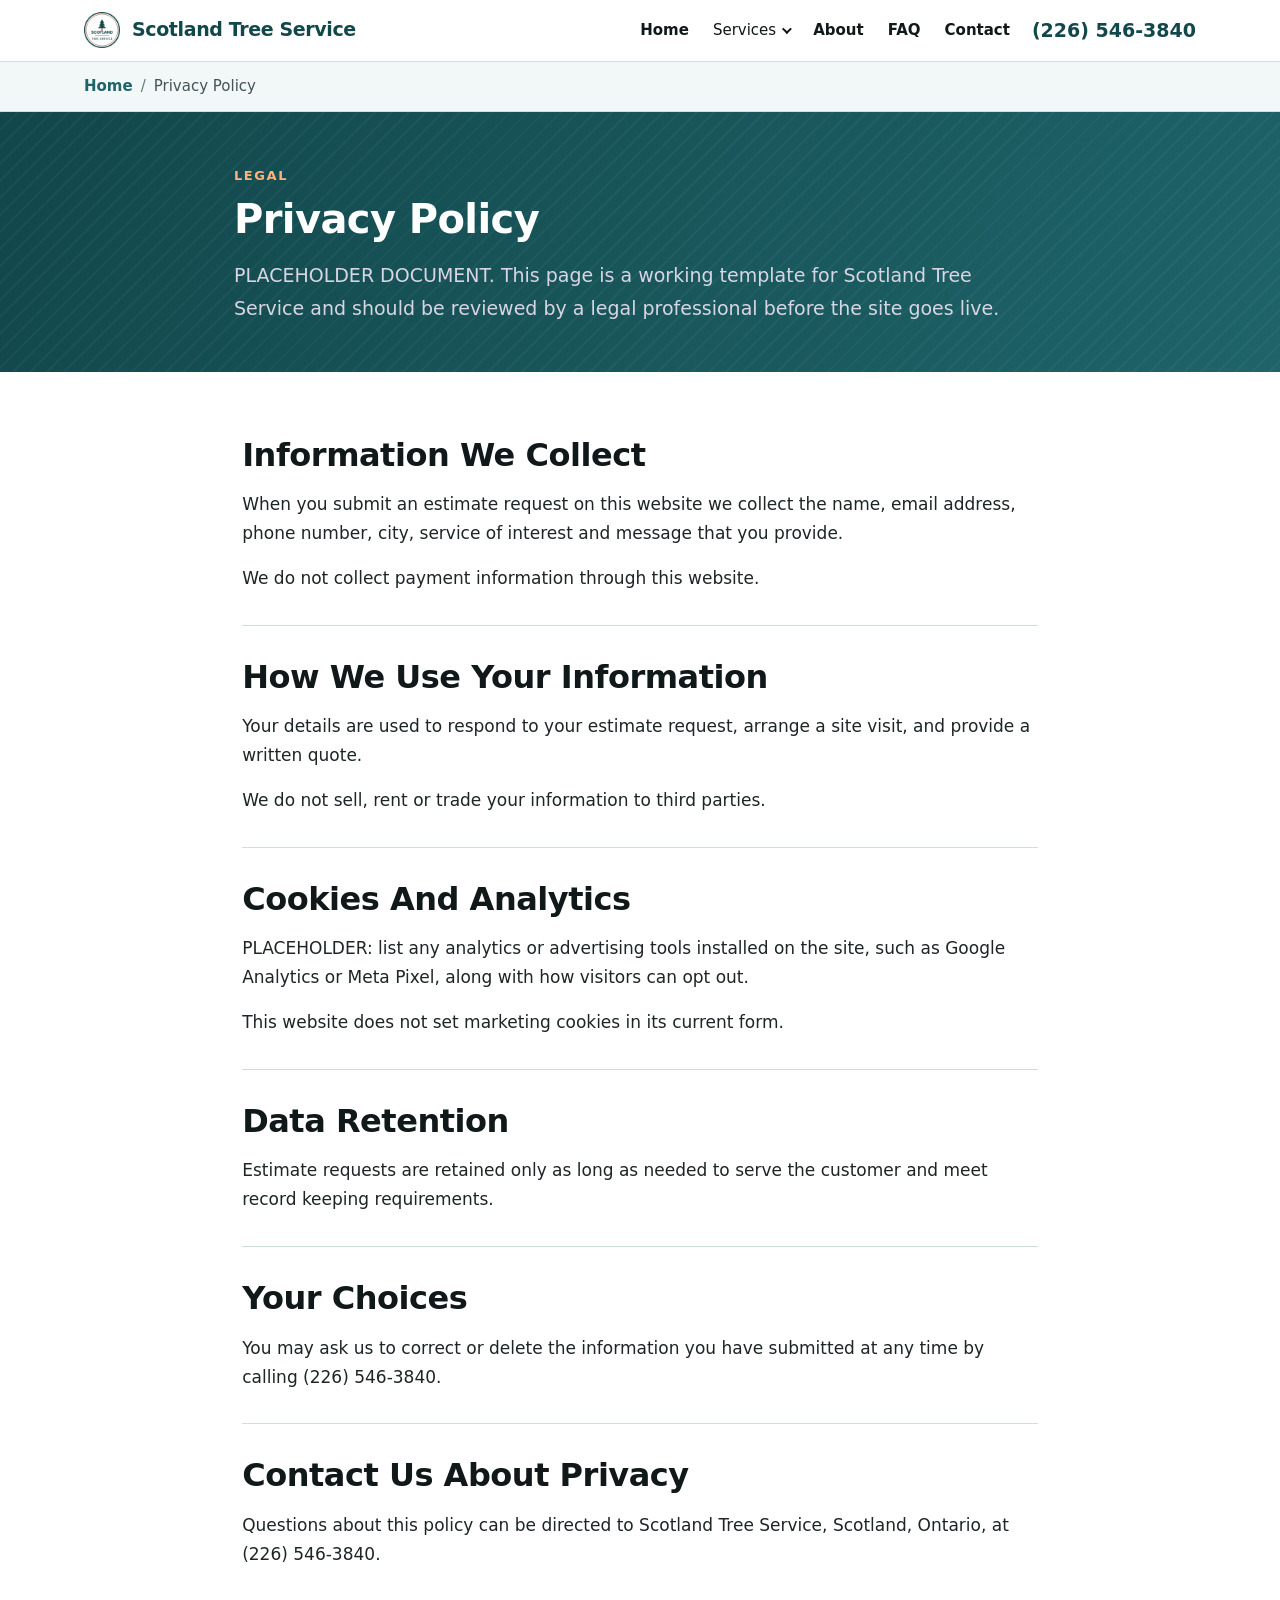
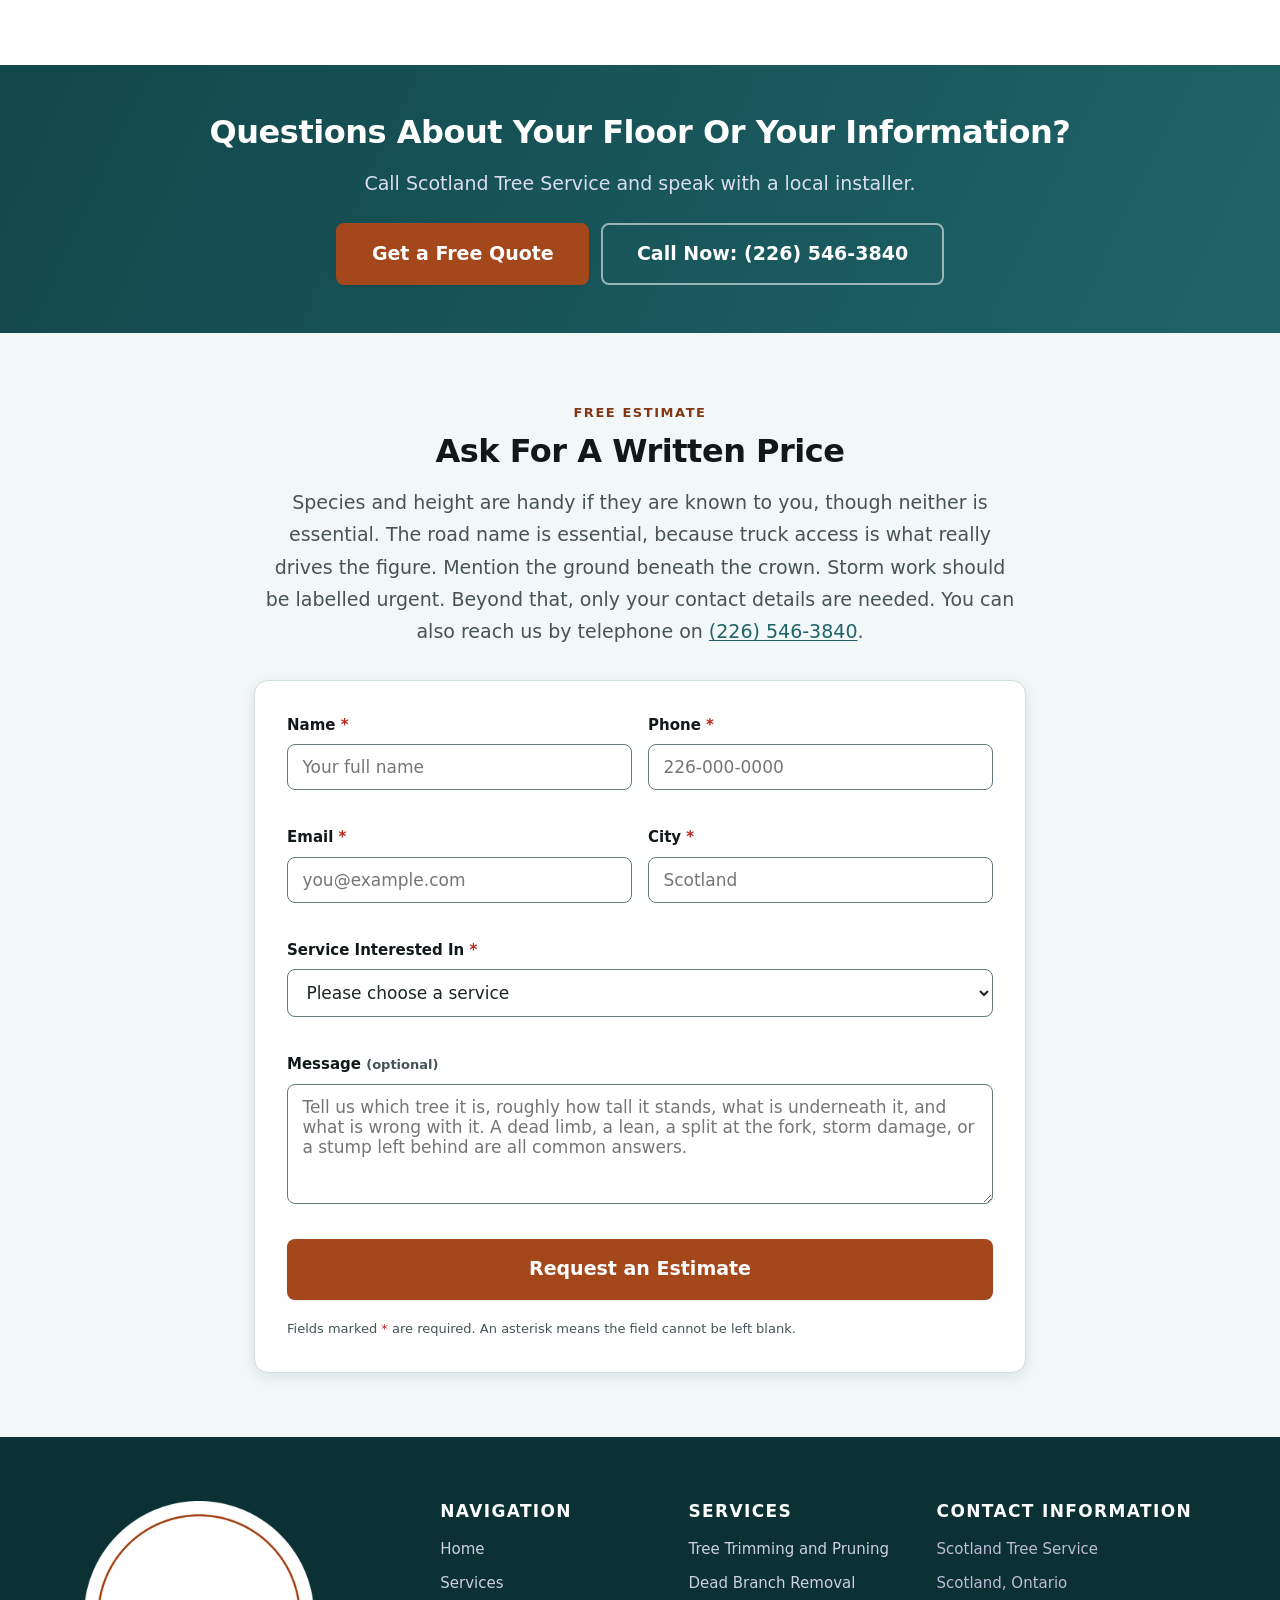
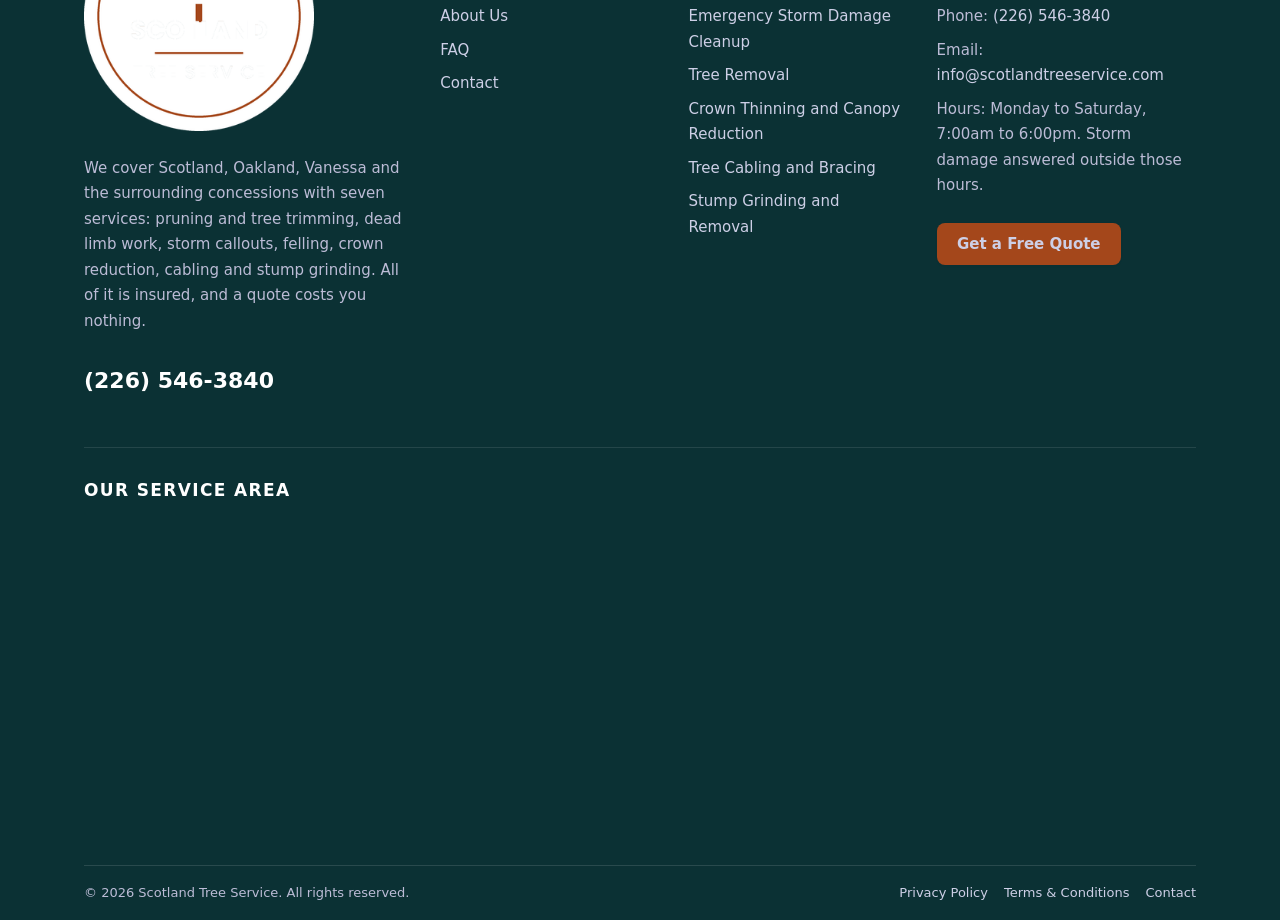
<file: site/privacy-policy.html>
<!DOCTYPE html>
<html lang="en-CA">
<head>
<meta charset="utf-8">
<meta name="viewport" content="width=device-width, initial-scale=1">
<meta name="theme-color" content="#12474B">

<!-- ===== SEO: unique title + description ===== -->
<title>Privacy Policy | Scotland, Ontario</title>
<meta name="description" content="Privacy policy for Scotland Tree Service covering how estimate requests are handled. Call us at (226) 546-3840 with any questions.">
<meta name="robots" content="noindex, follow">
<meta name="author" content="Scotland Tree Service">
<meta name="geo.region" content="CA-ON">
<meta name="geo.placename" content="Scotland, Ontario">

<link rel="canonical" href="https://www.scotlandtreeservice.com/privacy-policy">

<!-- ===== Open Graph / social sharing ===== -->
<meta property="og:type" content="website">
<meta property="og:site_name" content="Scotland Tree Service">
<meta property="og:locale" content="en_CA">
<meta property="og:title" content="Privacy Policy | Scotland, Ontario">
<meta property="og:description" content="Privacy policy for Scotland Tree Service covering how estimate requests are handled. Call us at (226) 546-3840 with any questions.">
<meta property="og:url" content="https://www.scotlandtreeservice.com/privacy-policy">
<meta property="og:image" content="https://www.scotlandtreeservice.com/images/og-image.jpg">
<meta property="og:image:width" content="1200">
<meta property="og:image:height" content="630">
<meta property="og:image:type" content="image/jpeg">
<meta property="og:image:alt" content="Scotland Tree Service - tree trimming in Scotland, Ontario">
<meta name="twitter:card" content="summary_large_image">
<meta name="twitter:title" content="Privacy Policy | Scotland, Ontario">
<meta name="twitter:description" content="Privacy policy for Scotland Tree Service covering how estimate requests are handled. Call us at (226) 546-3840 with any questions.">
<meta name="twitter:image" content="https://www.scotlandtreeservice.com/images/og-image.jpg">

<!-- Fingerprinted. _headers caches /images/* for a year as immutable, and
     unlike the photographs these filenames never change - so without a
     ?v=<hash> a rebranded favicon can never reach anyone who already
     visited. Browsers ignore reloads for immutable assets; only a new URL
     works. -->
<link rel="icon" href="images/favicon.ico?v=dc7d6154" sizes="any">
<link rel="icon" type="image/png" sizes="32x32" href="images/icon-32.png?v=fe511a99">
<link rel="icon" type="image/png" sizes="16x16" href="images/icon-16.png?v=2eeb1114">
<link rel="apple-touch-icon" sizes="180x180" href="images/icon-180.png?v=2347e97f">
<link rel="manifest" href="site.webmanifest">
<link rel="stylesheet" href="style.css?v=99626802">
<script src="script.js?v=3b63bb79" defer></script>

<!-- ===== Schema.org: Local Business ===== -->
<script type="application/ld+json">
{
  "@context": "https://schema.org",
  "@type": "HomeAndConstructionBusiness",
  "@id": "https://www.scotlandtreeservice.com/#business",
  "name": "Scotland Tree Service",
  "description": "Tree trimming, tree removal and emergency storm damage cleanup for homes and property owners in Scotland, Ontario and the County of Brant.",
  "url": "https://www.scotlandtreeservice.com/",
  "telephone": "(226) 546-3840",
  "email": "info@scotlandtreeservice.com",
  "image": "https://www.scotlandtreeservice.com/images/og-image.jpg",
  "logo": "https://www.scotlandtreeservice.com/images/logo.png",
  "priceRange": "$$",
  "address": {
    "@type": "PostalAddress",
    "addressLocality": "Scotland",
    "addressRegion": "ON",
    "addressCountry": "CA"
  },
  "geo": {
    "@type": "GeoCoordinates",
    "latitude": "43.0246",
    "longitude": "-80.3743"
  },
  "openingHoursSpecification": [
    {
      "@type": "OpeningHoursSpecification",
      "dayOfWeek": [
        "Monday",
        "Tuesday",
        "Wednesday",
        "Thursday",
        "Friday",
        "Saturday"
      ],
      "opens": "07:00",
      "closes": "18:00"
    }
  ],
  "areaServed": [
    {
      "@type": "City",
      "name": "Scotland"
    },
    {
      "@type": "City",
      "name": "Oakland"
    },
    {
      "@type": "City",
      "name": "East Oakland"
    },
    {
      "@type": "City",
      "name": "Vanessa"
    },
    {
      "@type": "City",
      "name": "Maple Grove"
    },
    {
      "@type": "City",
      "name": "Four Ponds Corners"
    },
    {
      "@type": "City",
      "name": "Boston"
    },
    {
      "@type": "City",
      "name": "Waterford"
    },
    {
      "@type": "City",
      "name": "Norwich"
    }
  ],
  "hasOfferCatalog": {
    "@type": "OfferCatalog",
    "name": "Tree Trimming and Tree Removal Services",
    "itemListElement": [
      {
        "@type": "Offer",
        "itemOffered": {
          "@type": "Service",
          "name": "Tree Trimming and Pruning"
        }
      },
      {
        "@type": "Offer",
        "itemOffered": {
          "@type": "Service",
          "name": "Dead Branch Removal"
        }
      },
      {
        "@type": "Offer",
        "itemOffered": {
          "@type": "Service",
          "name": "Emergency Storm Damage Cleanup"
        }
      },
      {
        "@type": "Offer",
        "itemOffered": {
          "@type": "Service",
          "name": "Tree Removal"
        }
      },
      {
        "@type": "Offer",
        "itemOffered": {
          "@type": "Service",
          "name": "Crown Thinning and Canopy Reduction"
        }
      },
      {
        "@type": "Offer",
        "itemOffered": {
          "@type": "Service",
          "name": "Tree Cabling and Bracing"
        }
      },
      {
        "@type": "Offer",
        "itemOffered": {
          "@type": "Service",
          "name": "Stump Grinding and Removal"
        }
      }
    ]
  }
}
</script>
<script type="application/ld+json">
{
  "@context": "https://schema.org",
  "@type": "BreadcrumbList",
  "itemListElement": [
    {
      "@type": "ListItem",
      "position": 1,
      "name": "Home",
      "item": "https://www.scotlandtreeservice.com/"
    },
    {
      "@type": "ListItem",
      "position": 2,
      "name": "Privacy Policy",
      "item": "https://www.scotlandtreeservice.com/"
    }
  ]
}
</script>
</head>
<body>
<a class="skip-link" href="#main">Skip to main content</a>

<header class="site-header site-header--compact">
  <div class="container site-header__inner">
    <a class="logo" href="/" aria-label="Scotland Tree Service home page">
      <img src="images/icon-96.png" alt="Scotland Tree Service logo"
           width="36" height="36" fetchpriority="high">
      <span class="logo__text">
        <span class="logo__name">Scotland Tree Service</span>
      </span>
    </a>
    <button class="nav-burger" type="button" aria-expanded="false"
            aria-controls="primary-nav" aria-label="Open main menu">
      <span></span><span></span><span></span>
    </button>
    <nav class="nav" id="primary-nav" aria-label="Main navigation">
      <ul class="nav__list">
        <li><a class="nav__link" href="/">Home</a></li>
        <li class="nav__item--has-menu">
          <button class="nav__link nav__toggle" type="button"
                  aria-expanded="false" aria-controls="services-menu">Services</button>
          <ul class="nav__submenu" id="services-menu">
            <li><a href="/services">All Services</a></li>
            <li><a href="/tree-trimming-and-pruning">Tree Trimming and Pruning</a></li>
            <li><a href="/dead-branch-removal">Dead Branch Removal</a></li>
            <li><a href="/emergency-storm-damage-cleanup">Emergency Storm Damage Cleanup</a></li>
            <li><a href="/tree-removal">Tree Removal</a></li>
            <li><a href="/crown-thinning-and-canopy-reduction">Crown Thinning and Canopy Reduction</a></li>
            <li><a href="/tree-cabling-and-bracing">Tree Cabling and Bracing</a></li>
            <li><a href="/stump-grinding-and-removal">Stump Grinding and Removal</a></li>
          </ul>
        </li>
        <li><a class="nav__link" href="/about">About</a></li>
        <li><a class="nav__link" href="/faq">FAQ</a></li>
        <li><a class="nav__link" href="/contact">Contact</a></li>
      </ul>
      <div class="header-cta">
        <a class="site-header__tel" href="tel:+12265463840">(226) 546-3840</a>
      </div>
    </nav>
  </div>
</header>

<!-- ============================= BREADCRUMBS ============================= -->
<nav class="breadcrumbs" aria-label="Breadcrumb">
  <div class="container">
    <ol>
      <li><a href="/">Home</a></li><li><span aria-current="page">Privacy Policy</span></li>
    </ol>
  </div>
</nav>

<main id="main">

<section class="hero hero--page" aria-labelledby="hero-heading">
  <div class="container hero__inner">
    <div class="hero__intro">
      <span class="eyebrow" style="color:#ffb37a;">Legal</span>
      <h1 id="hero-heading">Privacy Policy</h1>
      <p>PLACEHOLDER DOCUMENT. This page is a working template for Scotland Tree Service and should be
         reviewed by a legal professional before the site goes live.</p>
    </div>
  </div>
</section>

<section class="section">
  <div class="container container--narrow prose">
      <section class="content-block">
        <h2>Information We Collect</h2>
        <p>When you submit an estimate request on this website we collect the name, email address, phone number, city, service of interest and message that you provide.</p>
        <p>We do not collect payment information through this website.</p>
      </section>
      <section class="content-block">
        <h2>How We Use Your Information</h2>
        <p>Your details are used to respond to your estimate request, arrange a site visit, and provide a written quote.</p>
        <p>We do not sell, rent or trade your information to third parties.</p>
      </section>
      <section class="content-block">
        <h2>Cookies And Analytics</h2>
        <p>PLACEHOLDER: list any analytics or advertising tools installed on the site, such as Google Analytics or Meta Pixel, along with how visitors can opt out.</p>
        <p>This website does not set marketing cookies in its current form.</p>
      </section>
      <section class="content-block">
        <h2>Data Retention</h2>
        <p>Estimate requests are retained only as long as needed to serve the customer and meet record keeping requirements.</p>
      </section>
      <section class="content-block">
        <h2>Your Choices</h2>
        <p>You may ask us to correct or delete the information you have submitted at any time by calling (226) 546-3840.</p>
      </section>
      <section class="content-block">
        <h2>Contact Us About Privacy</h2>
        <p>Questions about this policy can be directed to Scotland Tree Service, Scotland, Ontario, at (226) 546-3840.</p>
      </section>
    </div>
  </div>
</section>


<!-- ============================= CTA BAND ============================= -->
<section class="cta-band" aria-label="Contact call to action">
  <div class="container">
    <h2>Questions About Your Floor Or Your Information?</h2>
    <p>Call Scotland Tree Service and speak with a local installer.</p>
    <div class="btn-row is-centered">
        <a class="btn btn--primary btn--lg" href="#quote">Get a Free Quote</a>
        <a class="btn btn--ghost btn--lg" href="tel:+12265463840">Call Now: (226) 546-3840</a>
    </div>
  </div>
</section>



<!-- ============================= LEAD INTAKE FORM ============================= -->
<section class="section section--alt" id="quote" aria-labelledby="quote-heading">
  <div class="container container--narrow">
    <div class="section-head is-centered">
      <span class="eyebrow">Free Estimate</span>
      <h2 id="quote-heading">Ask For A Written Price</h2>
      <p class="lead">Species and height are handy if they are known to you, though neither is essential. The road name is essential, because truck access is what really drives the figure. Mention the ground beneath the crown. Storm work should be labelled urgent. Beyond that, only your contact details are needed.
        You can also reach us by telephone on <a href="tel:+12265463840">(226) 546-3840</a>.</p>
    </div>

    <div class="form-wrap">
      <!-- Success message: revealed by script.js after successful validation -->
      <div class="form-success" role="status" aria-live="polite">
        <div>
          <strong>Thanks &mdash; your request has been received.</strong>
          That has reached us. Somebody will get back to you on the next working day.
          For anything urgent, call <a href="tel:+12265463840">(226) 546-3840</a>.
        </div>
      </div>

      <!-- BACKEND: set SHEET_ENDPOINT in script.js to deliver these to your Google Sheet. -->
      <form class="lead-form" action="#" method="post" novalidate
            data-source="Privacy Policy" aria-labelledby="quote-heading">
        <div class="form-grid">

          <div class="field">
            <label for="lf-name">Name <span class="req" aria-hidden="true">*</span></label>
            <input type="text" id="lf-name" name="name" autocomplete="name"
                   data-label="Name" placeholder="Your full name" required>
            <span class="field__error" aria-live="polite"></span>
          </div>

          <div class="field">
            <label for="lf-phone">Phone <span class="req" aria-hidden="true">*</span></label>
            <input type="tel" id="lf-phone" name="phone" autocomplete="tel"
                   data-label="Phone" placeholder="226-000-0000" required>
            <span class="field__error" aria-live="polite"></span>
          </div>

          <div class="field">
            <label for="lf-email">Email <span class="req" aria-hidden="true">*</span></label>
            <input type="email" id="lf-email" name="email" autocomplete="email"
                   data-label="Email" placeholder="you@example.com" required>
            <span class="field__error" aria-live="polite"></span>
          </div>

          <div class="field">
            <label for="lf-city">City <span class="req" aria-hidden="true">*</span></label>
            <input type="text" id="lf-city" name="city" autocomplete="address-level2"
                   data-label="City" placeholder="Scotland" required>
            <span class="field__error" aria-live="polite"></span>
          </div>

          <div class="field field--full">
            <label for="lf-service">Service Interested In <span class="req" aria-hidden="true">*</span></label>
            <select id="lf-service" name="service" data-label="Service interested in" required>
            <option value="">Please choose a service</option>
            <option value="Tree trimming or pruning">Tree trimming or pruning</option>
            <option value="Dead or hanging branches">Dead or hanging branches</option>
            <option value="Storm damage - urgent">Storm damage - urgent</option>
            <option value="Tree removal">Tree removal</option>
            <option value="Crown thinning or height reduction">Crown thinning or height reduction</option>
            <option value="Cabling or bracing a weak tree">Cabling or bracing a weak tree</option>
            <option value="Stump grinding">Stump grinding</option>
            <option value="Not sure - please advise">Not sure - please advise</option>
            </select>
            <span class="field__error" aria-live="polite"></span>
          </div>

          <div class="field field--full">
            <label for="lf-message">Message <span class="field__optional">(optional)</span></label>
            <textarea id="lf-message" name="message" data-label="Message"
                      
                      placeholder="Tell us which tree it is, roughly how tall it stands, what is underneath it, and what is wrong with it. A dead limb, a lean, a split at the fork, storm damage, or a stump left behind are all common answers."></textarea>
            <span class="field__error" aria-live="polite"></span>
          </div>

          <!-- Honeypot: hidden from people, filled in by bots. Not a real field. -->
          <div class="field field--full" aria-hidden="true"
               style="position:absolute;left:-9999px;width:1px;height:1px;overflow:hidden;">
            <label for="lf-botcheck">Leave this field empty</label>
            <input type="text" id="lf-botcheck" name="botcheck" tabindex="-1" autocomplete="off">
          </div>

          <div class="field field--full">
            <button class="btn btn--primary btn--lg btn--block" type="submit">Request an Estimate</button>
            <p class="form-note">Fields marked <span class="req" aria-hidden="true">*</span> are required.
              An asterisk means the field cannot be left blank.</p>
          </div>

        </div>
      </form>
    </div>
  </div>
</section>

</main>

<!-- ============================= FOOTER ============================= -->
<footer class="site-footer">
  <div class="container">
    <div class="footer-grid">

      <div class="footer-brand">
        <a class="footer-logo" href="/" aria-label="Scotland Tree Service home page">
          <img src="images/wordmark-light-300.png"
               alt="Scotland Tree Service" width="300" height="310" loading="lazy">
        </a>
        <p>We cover Scotland, Oakland, Vanessa and the surrounding concessions with seven services: pruning and tree trimming, dead limb work, storm callouts, felling, crown reduction, cabling and stump grinding. All of it is insured, and a quote costs you nothing.</p>
        <a class="footer-phone" href="tel:+12265463840">(226) 546-3840</a>
      </div>

      <nav aria-labelledby="footer-nav-heading">
        <h3 id="footer-nav-heading">Navigation</h3>
        <ul class="footer-list">
          <li><a href="/">Home</a></li>
          <li><a href="/services">Services</a></li>
          <li><a href="/about">About Us</a></li>
          <li><a href="/faq">FAQ</a></li>
          <li><a href="/contact">Contact</a></li>
        </ul>
      </nav>

      <nav aria-labelledby="footer-svc-heading">
        <h3 id="footer-svc-heading">Services</h3>
        <ul class="footer-list"><li><a href="/tree-trimming-and-pruning">Tree Trimming and Pruning</a></li><li><a href="/dead-branch-removal">Dead Branch Removal</a></li><li><a href="/emergency-storm-damage-cleanup">Emergency Storm Damage Cleanup</a></li><li><a href="/tree-removal">Tree Removal</a></li><li><a href="/crown-thinning-and-canopy-reduction">Crown Thinning and Canopy Reduction</a></li><li><a href="/tree-cabling-and-bracing">Tree Cabling and Bracing</a></li><li><a href="/stump-grinding-and-removal">Stump Grinding and Removal</a></li></ul>
      </nav>

      <div>
        <h3>Contact Information</h3>
        <ul class="footer-list">
          <li>Scotland Tree Service</li>
          <li>Scotland, Ontario</li>
          <li>Phone: <a href="tel:+12265463840">(226) 546-3840</a></li>
          <li>Email: <a href="mailto:info@scotlandtreeservice.com">info@scotlandtreeservice.com</a></li>
          <li>Hours: Monday to Saturday, 7:00am to 6:00pm. Storm damage answered outside those hours.</li>
        </ul>
        <div class="btn-row">
          <a class="btn btn--primary btn--sm" href="#quote">Get a Free Quote</a>
        </div>
      </div>

    </div>

    <!-- Service area map.
         The embed ships from Google at a fixed 600x450. Those attributes are
         kept so the browser reserves the right box before the frame loads and
         the footer does not jump, but CSS overrides the rendered size to fill
         the container. loading="lazy" is deliberate: this is the last thing on
         the page and it must not cost anything on first paint. -->
    <section class="footer-map" aria-labelledby="footer-map-heading">
      <h3 id="footer-map-heading">Our Service Area</h3>
      <iframe
        title="Map of the the County of Brant service area covered by Scotland Tree Service"
        src="https://www.google.com/maps/embed?pb=!1m3!2m1!1sScotland,+Ontario,+Canada!6i14"
        width="600" height="450" loading="lazy" allowfullscreen=""
        referrerpolicy="strict-origin-when-cross-origin"></iframe>
    </section>

    <div class="footer-bottom">
      <p style="margin:0;">&copy; <span data-year>2026</span> Scotland Tree Service. All rights reserved.</p>
      <ul class="footer-legal">
        <li><a href="/privacy-policy">Privacy Policy</a></li>
        <li><a href="/terms">Terms &amp; Conditions</a></li>
        <li><a href="/contact">Contact</a></li>
      </ul>
    </div>
  </div>
</footer>

<!-- Sticky mobile call bar -->
<div class="call-bar" role="region" aria-label="Quick contact">
  <a class="btn btn--primary" href="tel:+12265463840">Call Now</a>
  <a class="btn btn--secondary" href="#quote">Get a Free Quote</a>
</div>

<!-- Scroll to top -->
<button class="to-top" type="button" aria-label="Scroll back to top of page">
  <svg viewBox="0 0 24 24" aria-hidden="true" focusable="false"><path d="M12 4l8 8h-5v8H9v-8H4z"/></svg>
</button>

</body>
</html>
</file>
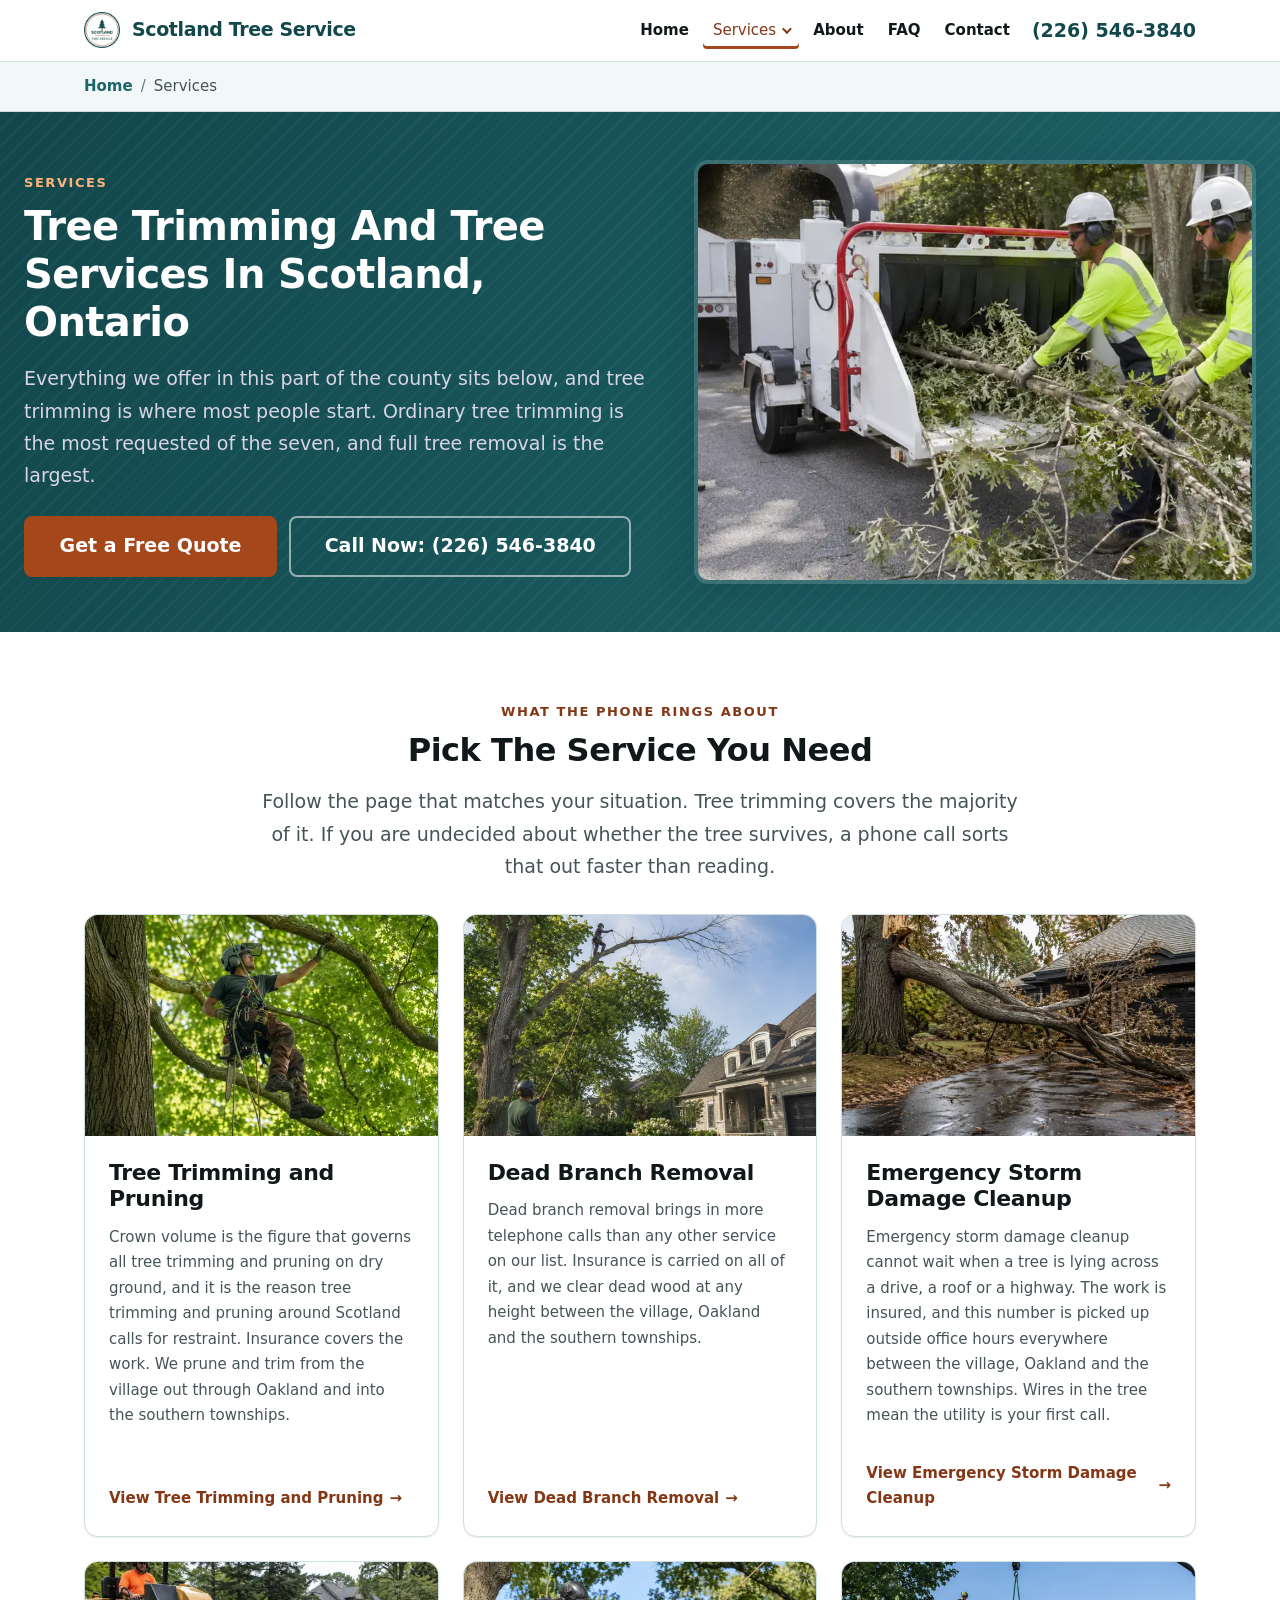
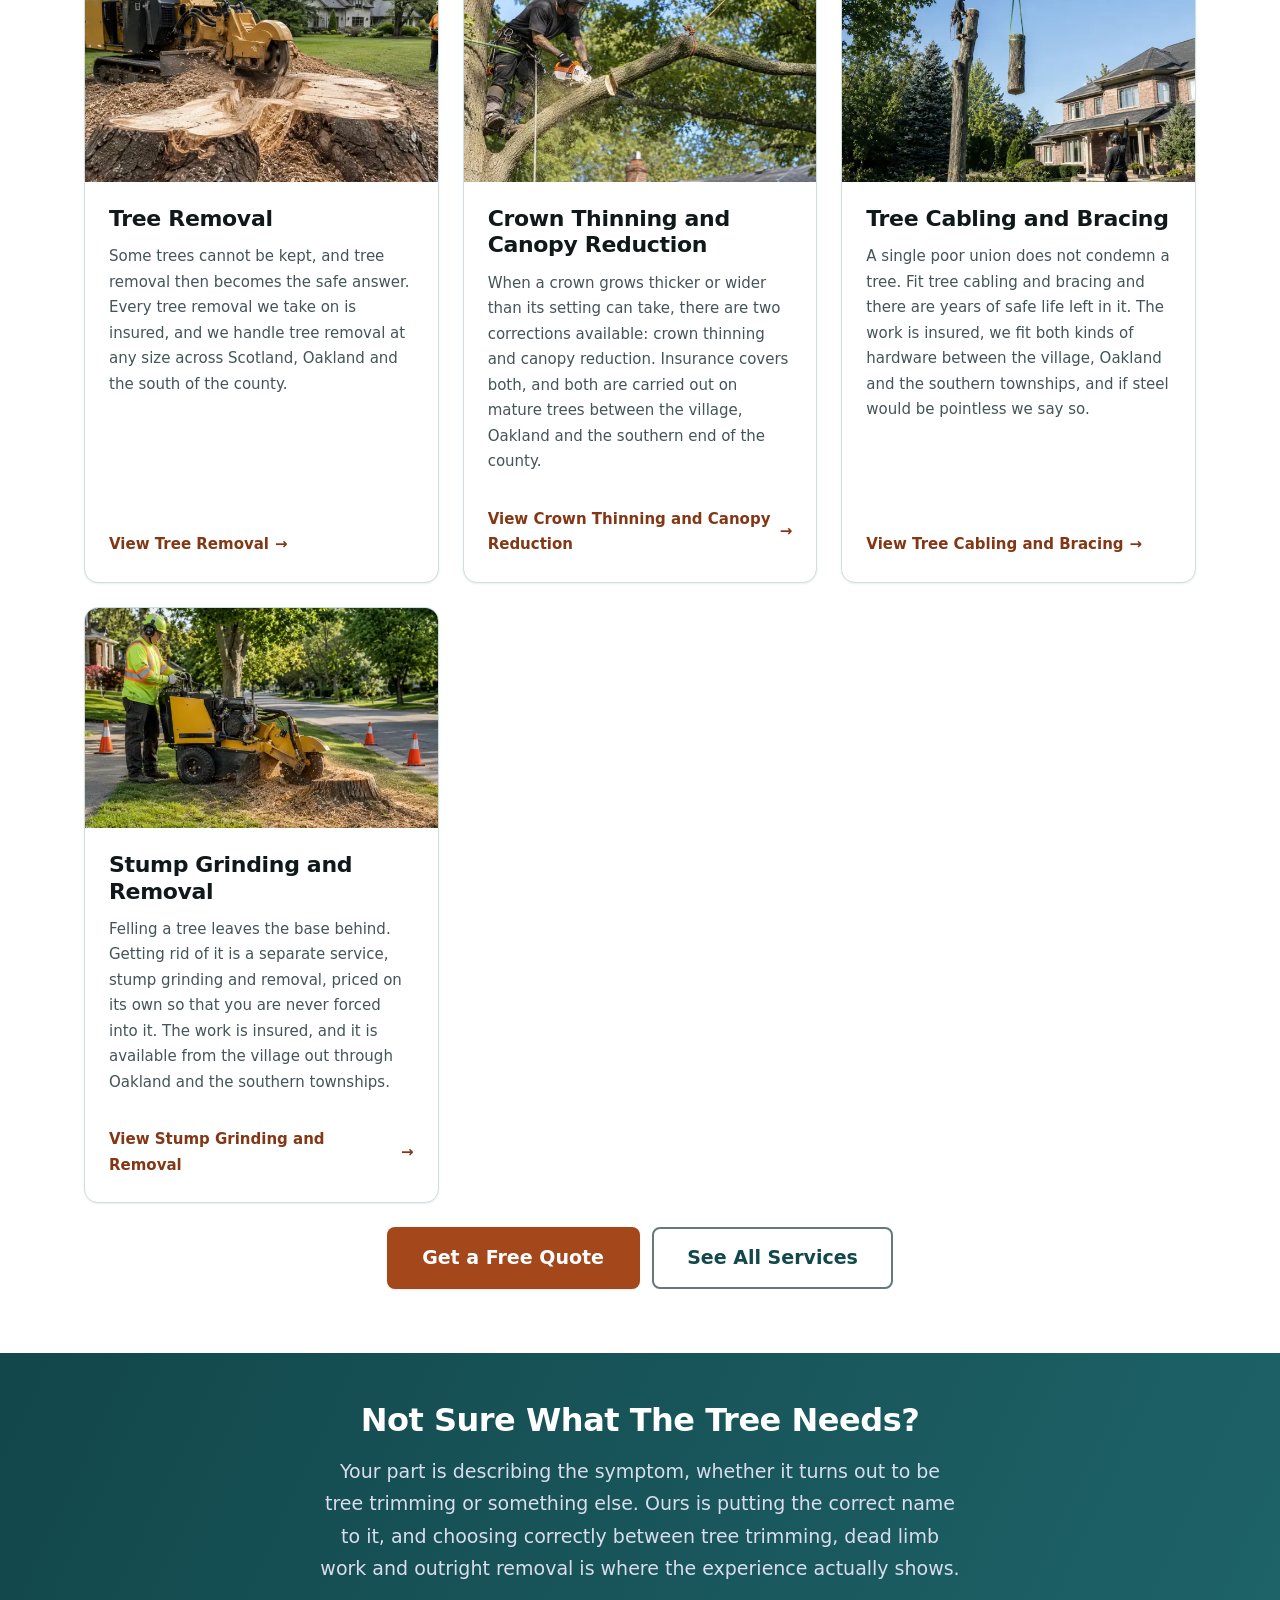
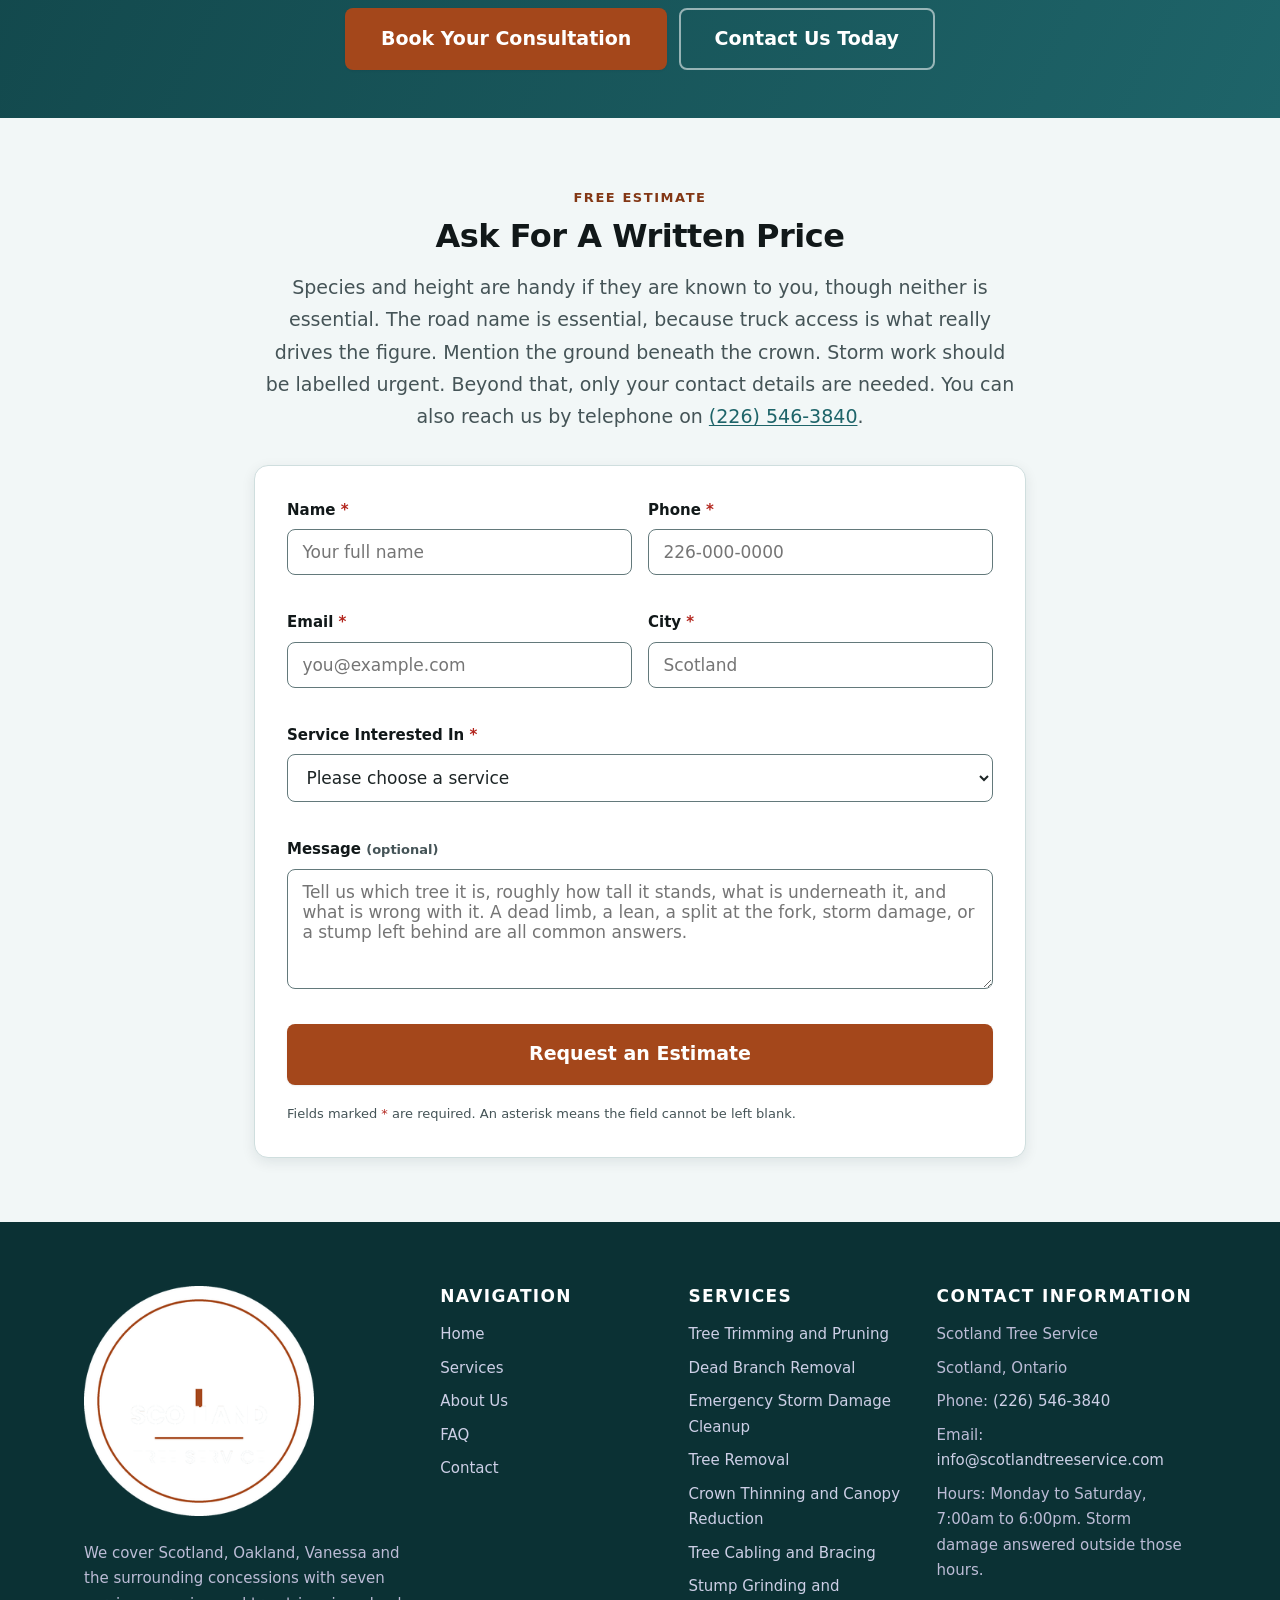
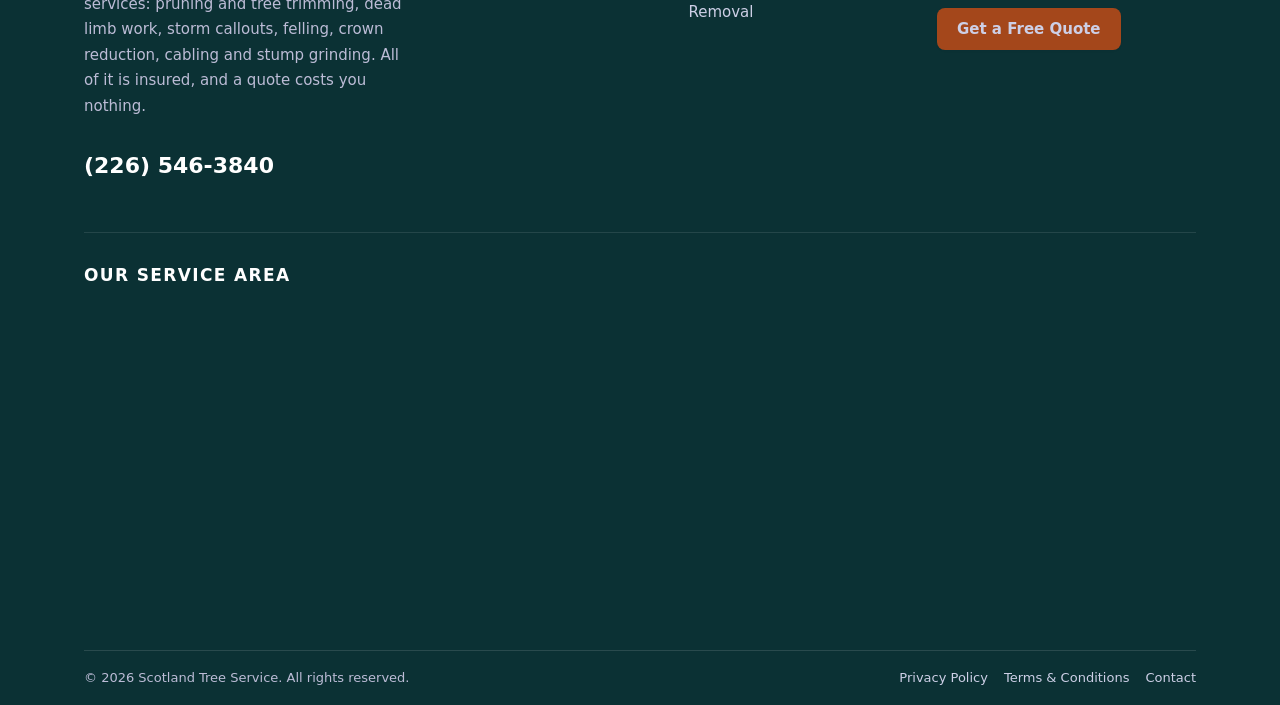
<file: site/services.html>
<!DOCTYPE html>
<html lang="en-CA">
<head>
<meta charset="utf-8">
<meta name="viewport" content="width=device-width, initial-scale=1">
<meta name="theme-color" content="#12474B">

<!-- ===== SEO: unique title + description ===== -->
<title>Tree Trimming and Tree Removal Services | Scotland, Ontario</title>
<meta name="description" content="Seven tree services in Scotland ON, covering tree trimming, pruning, dead limbs, storm cleanup, tree removal, crown thinning, cabling and stumps. Call (226) 546-3840.">
<meta name="robots" content="index, follow, max-image-preview:large">
<meta name="author" content="Scotland Tree Service">
<meta name="geo.region" content="CA-ON">
<meta name="geo.placename" content="Scotland, Ontario">

<link rel="canonical" href="https://www.scotlandtreeservice.com/services">

<!-- ===== Open Graph / social sharing ===== -->
<meta property="og:type" content="website">
<meta property="og:site_name" content="Scotland Tree Service">
<meta property="og:locale" content="en_CA">
<meta property="og:title" content="Tree Trimming and Tree Removal Services | Scotland, Ontario">
<meta property="og:description" content="Seven tree services in Scotland ON, covering tree trimming, pruning, dead limbs, storm cleanup, tree removal, crown thinning, cabling and stumps. Call (226) 546-3840.">
<meta property="og:url" content="https://www.scotlandtreeservice.com/services">
<meta property="og:image" content="https://www.scotlandtreeservice.com/images/og-image.jpg">
<meta property="og:image:width" content="1200">
<meta property="og:image:height" content="630">
<meta property="og:image:type" content="image/jpeg">
<meta property="og:image:alt" content="Scotland Tree Service - tree trimming in Scotland, Ontario">
<meta name="twitter:card" content="summary_large_image">
<meta name="twitter:title" content="Tree Trimming and Tree Removal Services | Scotland, Ontario">
<meta name="twitter:description" content="Seven tree services in Scotland ON, covering tree trimming, pruning, dead limbs, storm cleanup, tree removal, crown thinning, cabling and stumps. Call (226) 546-3840.">
<meta name="twitter:image" content="https://www.scotlandtreeservice.com/images/og-image.jpg">

<!-- Fingerprinted. _headers caches /images/* for a year as immutable, and
     unlike the photographs these filenames never change - so without a
     ?v=<hash> a rebranded favicon can never reach anyone who already
     visited. Browsers ignore reloads for immutable assets; only a new URL
     works. -->
<link rel="icon" href="images/favicon.ico?v=dc7d6154" sizes="any">
<link rel="icon" type="image/png" sizes="32x32" href="images/icon-32.png?v=fe511a99">
<link rel="icon" type="image/png" sizes="16x16" href="images/icon-16.png?v=2eeb1114">
<link rel="apple-touch-icon" sizes="180x180" href="images/icon-180.png?v=2347e97f">
<link rel="manifest" href="site.webmanifest">
<link rel="stylesheet" href="style.css?v=99626802">
<script src="script.js?v=3b63bb79" defer></script>

<!-- ===== Schema.org: Local Business ===== -->
<script type="application/ld+json">
{
  "@context": "https://schema.org",
  "@type": "HomeAndConstructionBusiness",
  "@id": "https://www.scotlandtreeservice.com/#business",
  "name": "Scotland Tree Service",
  "description": "Tree trimming, tree removal and emergency storm damage cleanup for homes and property owners in Scotland, Ontario and the County of Brant.",
  "url": "https://www.scotlandtreeservice.com/",
  "telephone": "(226) 546-3840",
  "email": "info@scotlandtreeservice.com",
  "image": "https://www.scotlandtreeservice.com/images/og-image.jpg",
  "logo": "https://www.scotlandtreeservice.com/images/logo.png",
  "priceRange": "$$",
  "address": {
    "@type": "PostalAddress",
    "addressLocality": "Scotland",
    "addressRegion": "ON",
    "addressCountry": "CA"
  },
  "geo": {
    "@type": "GeoCoordinates",
    "latitude": "43.0246",
    "longitude": "-80.3743"
  },
  "openingHoursSpecification": [
    {
      "@type": "OpeningHoursSpecification",
      "dayOfWeek": [
        "Monday",
        "Tuesday",
        "Wednesday",
        "Thursday",
        "Friday",
        "Saturday"
      ],
      "opens": "07:00",
      "closes": "18:00"
    }
  ],
  "areaServed": [
    {
      "@type": "City",
      "name": "Scotland"
    },
    {
      "@type": "City",
      "name": "Oakland"
    },
    {
      "@type": "City",
      "name": "East Oakland"
    },
    {
      "@type": "City",
      "name": "Vanessa"
    },
    {
      "@type": "City",
      "name": "Maple Grove"
    },
    {
      "@type": "City",
      "name": "Four Ponds Corners"
    },
    {
      "@type": "City",
      "name": "Boston"
    },
    {
      "@type": "City",
      "name": "Waterford"
    },
    {
      "@type": "City",
      "name": "Norwich"
    }
  ],
  "hasOfferCatalog": {
    "@type": "OfferCatalog",
    "name": "Tree Trimming and Tree Removal Services",
    "itemListElement": [
      {
        "@type": "Offer",
        "itemOffered": {
          "@type": "Service",
          "name": "Tree Trimming and Pruning"
        }
      },
      {
        "@type": "Offer",
        "itemOffered": {
          "@type": "Service",
          "name": "Dead Branch Removal"
        }
      },
      {
        "@type": "Offer",
        "itemOffered": {
          "@type": "Service",
          "name": "Emergency Storm Damage Cleanup"
        }
      },
      {
        "@type": "Offer",
        "itemOffered": {
          "@type": "Service",
          "name": "Tree Removal"
        }
      },
      {
        "@type": "Offer",
        "itemOffered": {
          "@type": "Service",
          "name": "Crown Thinning and Canopy Reduction"
        }
      },
      {
        "@type": "Offer",
        "itemOffered": {
          "@type": "Service",
          "name": "Tree Cabling and Bracing"
        }
      },
      {
        "@type": "Offer",
        "itemOffered": {
          "@type": "Service",
          "name": "Stump Grinding and Removal"
        }
      }
    ]
  }
}
</script>
<script type="application/ld+json">
{
  "@context": "https://schema.org",
  "@type": "BreadcrumbList",
  "itemListElement": [
    {
      "@type": "ListItem",
      "position": 1,
      "name": "Home",
      "item": "https://www.scotlandtreeservice.com/"
    },
    {
      "@type": "ListItem",
      "position": 2,
      "name": "Services",
      "item": "https://www.scotlandtreeservice.com/"
    }
  ]
}
</script>
</head>
<body>
<a class="skip-link" href="#main">Skip to main content</a>

<header class="site-header site-header--compact">
  <div class="container site-header__inner">
    <a class="logo" href="/" aria-label="Scotland Tree Service home page">
      <img src="images/icon-96.png" alt="Scotland Tree Service logo"
           width="36" height="36" fetchpriority="high">
      <span class="logo__text">
        <span class="logo__name">Scotland Tree Service</span>
      </span>
    </a>
    <button class="nav-burger" type="button" aria-expanded="false"
            aria-controls="primary-nav" aria-label="Open main menu">
      <span></span><span></span><span></span>
    </button>
    <nav class="nav" id="primary-nav" aria-label="Main navigation">
      <ul class="nav__list">
        <li><a class="nav__link" href="/">Home</a></li>
        <li class="nav__item--has-menu">
          <button class="nav__link nav__toggle" type="button"
                  aria-expanded="false" aria-controls="services-menu" aria-current="page">Services</button>
          <ul class="nav__submenu" id="services-menu">
            <li><a href="/services" aria-current="page">All Services</a></li>
            <li><a href="/tree-trimming-and-pruning">Tree Trimming and Pruning</a></li>
            <li><a href="/dead-branch-removal">Dead Branch Removal</a></li>
            <li><a href="/emergency-storm-damage-cleanup">Emergency Storm Damage Cleanup</a></li>
            <li><a href="/tree-removal">Tree Removal</a></li>
            <li><a href="/crown-thinning-and-canopy-reduction">Crown Thinning and Canopy Reduction</a></li>
            <li><a href="/tree-cabling-and-bracing">Tree Cabling and Bracing</a></li>
            <li><a href="/stump-grinding-and-removal">Stump Grinding and Removal</a></li>
          </ul>
        </li>
        <li><a class="nav__link" href="/about">About</a></li>
        <li><a class="nav__link" href="/faq">FAQ</a></li>
        <li><a class="nav__link" href="/contact">Contact</a></li>
      </ul>
      <div class="header-cta">
        <a class="site-header__tel" href="tel:+12265463840">(226) 546-3840</a>
      </div>
    </nav>
  </div>
</header>

<!-- ============================= BREADCRUMBS ============================= -->
<nav class="breadcrumbs" aria-label="Breadcrumb">
  <div class="container">
    <ol>
      <li><a href="/">Home</a></li><li><span aria-current="page">Services</span></li>
    </ol>
  </div>
</nav>

<main id="main">

<section class="hero hero--page hero--split" aria-labelledby="hero-heading">
  <div class="container hero__inner">
    <div class="hero__intro">
      <span class="eyebrow" style="color:#ffb37a;">Services</span>
      <h1 id="hero-heading">Tree Trimming And Tree Services In Scotland, Ontario</h1>
      <p>Everything we offer in this part of the county sits below, and tree trimming is where most people start. Ordinary tree trimming is the most requested of the seven, and full tree removal is the largest.</p>
      <div class="btn-row">
        <a class="btn btn--primary btn--lg" href="#quote">Get a Free Quote</a>
        <a class="btn btn--ghost btn--lg" href="tel:+12265463840">Call Now: (226) 546-3840</a>
      </div>
    </div>
    <div class="hero__media">
      <picture>
        <source type="image/webp" srcset="images/services-scotland-800.webp 800w, images/services-scotland-1200.webp 1200w" sizes="(max-width: 1024px) 92vw, 460px">
        <img src="images/services-scotland-800.jpg" srcset="images/services-scotland-800.jpg 800w, images/services-scotland-1200.jpg 1200w" sizes="(max-width: 1024px) 92vw, 460px"
             alt="Grinder working a stump on open ground beside a lane" width="800" height="600" fetchpriority="high" decoding="async">
      </picture>
    </div>
  </div>
</section>


<!-- ============================= SERVICES GRID ============================= -->
<section class="section" id="services" aria-labelledby="services-heading">
  <div class="container">
    <div class="section-head is-centered">
      <span class="eyebrow">What The Phone Rings About</span>
      <h2 id="services-heading">Pick The Service You Need</h2>
      <p class="lead">Follow the page that matches your situation. Tree trimming covers the majority of it. If you are undecided about whether the tree survives, a phone call sorts that out faster than reading.</p>
    </div>
    <div class="grid grid--3">
      <article class="service-card">
        <div class="service-card__media">
          <picture>
            <source type="image/webp" srcset="images/service-tree-trimming-and-pruning-640.webp 640w, images/service-tree-trimming-and-pruning-960.webp 960w" sizes="(max-width: 620px) 92vw, (max-width: 1024px) 45vw, 340px">
            <img src="images/service-tree-trimming-and-pruning-640.jpg" srcset="images/service-tree-trimming-and-pruning-640.jpg 640w, images/service-tree-trimming-and-pruning-960.jpg 960w" sizes="(max-width: 620px) 92vw, (max-width: 1024px) 45vw, 340px"
                 alt="Climber tied in and working the upper growth of a mature maple" width="640" height="400" loading="lazy" decoding="async">
          </picture>
        </div>
        <div class="service-card__body">
          <h3><a href="/tree-trimming-and-pruning" style="text-decoration:none;color:inherit;">Tree Trimming and Pruning</a></h3>
          <p>Crown volume is the figure that governs all tree trimming and pruning on dry ground, and it is the reason tree trimming and pruning around Scotland calls for restraint. Insurance covers the work. We prune and trim from the village out through Oakland and into the southern townships.</p>
          <a class="service-card__link" href="/tree-trimming-and-pruning">View Tree Trimming and Pruning</a>
        </div>
      </article>
      <article class="service-card">
        <div class="service-card__media">
          <picture>
            <source type="image/webp" srcset="images/service-dead-branch-removal-640.webp 640w, images/service-dead-branch-removal-960.webp 960w" sizes="(max-width: 620px) 92vw, (max-width: 1024px) 45vw, 340px">
            <img src="images/service-dead-branch-removal-640.jpg" srcset="images/service-dead-branch-removal-640.jpg 640w, images/service-dead-branch-removal-960.jpg 960w" sizes="(max-width: 620px) 92vw, (max-width: 1024px) 45vw, 340px"
                 alt="Large broken limb caught in the crown above a lawn" width="640" height="400" loading="lazy" decoding="async">
          </picture>
        </div>
        <div class="service-card__body">
          <h3><a href="/dead-branch-removal" style="text-decoration:none;color:inherit;">Dead Branch Removal</a></h3>
          <p>Dead branch removal brings in more telephone calls than any other service on our list. Insurance is carried on all of it, and we clear dead wood at any height between the village, Oakland and the southern townships.</p>
          <a class="service-card__link" href="/dead-branch-removal">View Dead Branch Removal</a>
        </div>
      </article>
      <article class="service-card">
        <div class="service-card__media">
          <picture>
            <source type="image/webp" srcset="images/service-emergency-storm-damage-cleanup-640.webp 640w, images/service-emergency-storm-damage-cleanup-960.webp 960w" sizes="(max-width: 620px) 92vw, (max-width: 1024px) 45vw, 340px">
            <img src="images/service-emergency-storm-damage-cleanup-640.jpg" srcset="images/service-emergency-storm-damage-cleanup-640.jpg 640w, images/service-emergency-storm-damage-cleanup-960.jpg 960w" sizes="(max-width: 620px) 92vw, (max-width: 1024px) 45vw, 340px"
                 alt="Storm-thrown tree resting across a fence line after a blow" width="640" height="400" loading="lazy" decoding="async">
          </picture>
        </div>
        <div class="service-card__body">
          <h3><a href="/emergency-storm-damage-cleanup" style="text-decoration:none;color:inherit;">Emergency Storm Damage Cleanup</a></h3>
          <p>Emergency storm damage cleanup cannot wait when a tree is lying across a drive, a roof or a highway. The work is insured, and this number is picked up outside office hours everywhere between the village, Oakland and the southern townships. Wires in the tree mean the utility is your first call.</p>
          <a class="service-card__link" href="/emergency-storm-damage-cleanup">View Emergency Storm Damage Cleanup</a>
        </div>
      </article>
      <article class="service-card">
        <div class="service-card__media">
          <picture>
            <source type="image/webp" srcset="images/service-tree-removal-640.webp 640w, images/service-tree-removal-960.webp 960w" sizes="(max-width: 620px) 92vw, (max-width: 1024px) 45vw, 340px">
            <img src="images/service-tree-removal-640.jpg" srcset="images/service-tree-removal-640.jpg 640w, images/service-tree-removal-960.jpg 960w" sizes="(max-width: 620px) 92vw, (max-width: 1024px) 45vw, 340px"
                 alt="Bucket truck raised into a roadside tree on a concession road" width="640" height="400" loading="lazy" decoding="async">
          </picture>
        </div>
        <div class="service-card__body">
          <h3><a href="/tree-removal" style="text-decoration:none;color:inherit;">Tree Removal</a></h3>
          <p>Some trees cannot be kept, and tree removal then becomes the safe answer. Every tree removal we take on is insured, and we handle tree removal at any size across Scotland, Oakland and the south of the county.</p>
          <a class="service-card__link" href="/tree-removal">View Tree Removal</a>
        </div>
      </article>
      <article class="service-card">
        <div class="service-card__media">
          <picture>
            <source type="image/webp" srcset="images/service-crown-thinning-and-canopy-reduction-640.webp 640w, images/service-crown-thinning-and-canopy-reduction-960.webp 960w" sizes="(max-width: 620px) 92vw, (max-width: 1024px) 45vw, 340px">
            <img src="images/service-crown-thinning-and-canopy-reduction-640.jpg" srcset="images/service-crown-thinning-and-canopy-reduction-640.jpg 640w, images/service-crown-thinning-and-canopy-reduction-960.jpg 960w" sizes="(max-width: 620px) 92vw, (max-width: 1024px) 45vw, 340px"
                 alt="Climber on a long horizontal limb with rigging lines set" width="640" height="400" loading="lazy" decoding="async">
          </picture>
        </div>
        <div class="service-card__body">
          <h3><a href="/crown-thinning-and-canopy-reduction" style="text-decoration:none;color:inherit;">Crown Thinning and Canopy Reduction</a></h3>
          <p>When a crown grows thicker or wider than its setting can take, there are two corrections available: crown thinning and canopy reduction. Insurance covers both, and both are carried out on mature trees between the village, Oakland and the southern end of the county.</p>
          <a class="service-card__link" href="/crown-thinning-and-canopy-reduction">View Crown Thinning and Canopy Reduction</a>
        </div>
      </article>
      <article class="service-card">
        <div class="service-card__media">
          <picture>
            <source type="image/webp" srcset="images/service-tree-cabling-and-bracing-640.webp 640w, images/service-tree-cabling-and-bracing-960.webp 960w" sizes="(max-width: 620px) 92vw, (max-width: 1024px) 45vw, 340px">
            <img src="images/service-tree-cabling-and-bracing-640.jpg" srcset="images/service-tree-cabling-and-bracing-640.jpg 640w, images/service-tree-cabling-and-bracing-960.jpg 960w" sizes="(max-width: 620px) 92vw, (max-width: 1024px) 45vw, 340px"
                 alt="Fork split open on a multi-stemmed trunk over a village lot" width="640" height="400" loading="lazy" decoding="async">
          </picture>
        </div>
        <div class="service-card__body">
          <h3><a href="/tree-cabling-and-bracing" style="text-decoration:none;color:inherit;">Tree Cabling and Bracing</a></h3>
          <p>A single poor union does not condemn a tree. Fit tree cabling and bracing and there are years of safe life left in it. The work is insured, we fit both kinds of hardware between the village, Oakland and the southern townships, and if steel would be pointless we say so.</p>
          <a class="service-card__link" href="/tree-cabling-and-bracing">View Tree Cabling and Bracing</a>
        </div>
      </article>
      <article class="service-card">
        <div class="service-card__media">
          <picture>
            <source type="image/webp" srcset="images/service-stump-grinding-and-removal-640.webp 640w, images/service-stump-grinding-and-removal-960.webp 960w" sizes="(max-width: 620px) 92vw, (max-width: 1024px) 45vw, 340px">
            <img src="images/service-stump-grinding-and-removal-640.jpg" srcset="images/service-stump-grinding-and-removal-640.jpg 640w, images/service-stump-grinding-and-removal-960.jpg 960w" sizes="(max-width: 620px) 92vw, (max-width: 1024px) 45vw, 340px"
                 alt="Ground-out stump face with the grinder alongside" width="640" height="400" loading="lazy" decoding="async">
          </picture>
        </div>
        <div class="service-card__body">
          <h3><a href="/stump-grinding-and-removal" style="text-decoration:none;color:inherit;">Stump Grinding and Removal</a></h3>
          <p>Felling a tree leaves the base behind. Getting rid of it is a separate service, stump grinding and removal, priced on its own so that you are never forced into it. The work is insured, and it is available from the village out through Oakland and the southern townships.</p>
          <a class="service-card__link" href="/stump-grinding-and-removal">View Stump Grinding and Removal</a>
        </div>
      </article>
    </div>
    <div class="btn-row is-centered">
      <a class="btn btn--primary btn--lg" href="#quote">Get a Free Quote</a>
      <a class="btn btn--outline btn--lg" href="/services">See All Services</a>
    </div>
  </div>
</section>



<!-- ============================= CTA BAND ============================= -->
<section class="cta-band" aria-label="Contact call to action">
  <div class="container">
    <h2>Not Sure What The Tree Needs?</h2>
    <p>Your part is describing the symptom, whether it turns out to be tree trimming or something else. Ours is putting the correct name to it, and choosing correctly between tree trimming, dead limb work and outright removal is where the experience actually shows.</p>
    <div class="btn-row is-centered">
        <a class="btn btn--primary btn--lg" href="#quote">Book Your Consultation</a>
        <a class="btn btn--ghost btn--lg" href="/contact">Contact Us Today</a>
    </div>
  </div>
</section>



<!-- ============================= LEAD INTAKE FORM ============================= -->
<section class="section section--alt" id="quote" aria-labelledby="quote-heading">
  <div class="container container--narrow">
    <div class="section-head is-centered">
      <span class="eyebrow">Free Estimate</span>
      <h2 id="quote-heading">Ask For A Written Price</h2>
      <p class="lead">Species and height are handy if they are known to you, though neither is essential. The road name is essential, because truck access is what really drives the figure. Mention the ground beneath the crown. Storm work should be labelled urgent. Beyond that, only your contact details are needed.
        You can also reach us by telephone on <a href="tel:+12265463840">(226) 546-3840</a>.</p>
    </div>

    <div class="form-wrap">
      <!-- Success message: revealed by script.js after successful validation -->
      <div class="form-success" role="status" aria-live="polite">
        <div>
          <strong>Thanks &mdash; your request has been received.</strong>
          That has reached us. Somebody will get back to you on the next working day.
          For anything urgent, call <a href="tel:+12265463840">(226) 546-3840</a>.
        </div>
      </div>

      <!-- BACKEND: set SHEET_ENDPOINT in script.js to deliver these to your Google Sheet. -->
      <form class="lead-form" action="#" method="post" novalidate
            data-source="Services" aria-labelledby="quote-heading">
        <div class="form-grid">

          <div class="field">
            <label for="lf-name">Name <span class="req" aria-hidden="true">*</span></label>
            <input type="text" id="lf-name" name="name" autocomplete="name"
                   data-label="Name" placeholder="Your full name" required>
            <span class="field__error" aria-live="polite"></span>
          </div>

          <div class="field">
            <label for="lf-phone">Phone <span class="req" aria-hidden="true">*</span></label>
            <input type="tel" id="lf-phone" name="phone" autocomplete="tel"
                   data-label="Phone" placeholder="226-000-0000" required>
            <span class="field__error" aria-live="polite"></span>
          </div>

          <div class="field">
            <label for="lf-email">Email <span class="req" aria-hidden="true">*</span></label>
            <input type="email" id="lf-email" name="email" autocomplete="email"
                   data-label="Email" placeholder="you@example.com" required>
            <span class="field__error" aria-live="polite"></span>
          </div>

          <div class="field">
            <label for="lf-city">City <span class="req" aria-hidden="true">*</span></label>
            <input type="text" id="lf-city" name="city" autocomplete="address-level2"
                   data-label="City" placeholder="Scotland" required>
            <span class="field__error" aria-live="polite"></span>
          </div>

          <div class="field field--full">
            <label for="lf-service">Service Interested In <span class="req" aria-hidden="true">*</span></label>
            <select id="lf-service" name="service" data-label="Service interested in" required>
            <option value="">Please choose a service</option>
            <option value="Tree trimming or pruning">Tree trimming or pruning</option>
            <option value="Dead or hanging branches">Dead or hanging branches</option>
            <option value="Storm damage - urgent">Storm damage - urgent</option>
            <option value="Tree removal">Tree removal</option>
            <option value="Crown thinning or height reduction">Crown thinning or height reduction</option>
            <option value="Cabling or bracing a weak tree">Cabling or bracing a weak tree</option>
            <option value="Stump grinding">Stump grinding</option>
            <option value="Not sure - please advise">Not sure - please advise</option>
            </select>
            <span class="field__error" aria-live="polite"></span>
          </div>

          <div class="field field--full">
            <label for="lf-message">Message <span class="field__optional">(optional)</span></label>
            <textarea id="lf-message" name="message" data-label="Message"
                      
                      placeholder="Tell us which tree it is, roughly how tall it stands, what is underneath it, and what is wrong with it. A dead limb, a lean, a split at the fork, storm damage, or a stump left behind are all common answers."></textarea>
            <span class="field__error" aria-live="polite"></span>
          </div>

          <!-- Honeypot: hidden from people, filled in by bots. Not a real field. -->
          <div class="field field--full" aria-hidden="true"
               style="position:absolute;left:-9999px;width:1px;height:1px;overflow:hidden;">
            <label for="lf-botcheck">Leave this field empty</label>
            <input type="text" id="lf-botcheck" name="botcheck" tabindex="-1" autocomplete="off">
          </div>

          <div class="field field--full">
            <button class="btn btn--primary btn--lg btn--block" type="submit">Request an Estimate</button>
            <p class="form-note">Fields marked <span class="req" aria-hidden="true">*</span> are required.
              An asterisk means the field cannot be left blank.</p>
          </div>

        </div>
      </form>
    </div>
  </div>
</section>

</main>

<!-- ============================= FOOTER ============================= -->
<footer class="site-footer">
  <div class="container">
    <div class="footer-grid">

      <div class="footer-brand">
        <a class="footer-logo" href="/" aria-label="Scotland Tree Service home page">
          <img src="images/wordmark-light-300.png"
               alt="Scotland Tree Service" width="300" height="310" loading="lazy">
        </a>
        <p>We cover Scotland, Oakland, Vanessa and the surrounding concessions with seven services: pruning and tree trimming, dead limb work, storm callouts, felling, crown reduction, cabling and stump grinding. All of it is insured, and a quote costs you nothing.</p>
        <a class="footer-phone" href="tel:+12265463840">(226) 546-3840</a>
      </div>

      <nav aria-labelledby="footer-nav-heading">
        <h3 id="footer-nav-heading">Navigation</h3>
        <ul class="footer-list">
          <li><a href="/">Home</a></li>
          <li><a href="/services">Services</a></li>
          <li><a href="/about">About Us</a></li>
          <li><a href="/faq">FAQ</a></li>
          <li><a href="/contact">Contact</a></li>
        </ul>
      </nav>

      <nav aria-labelledby="footer-svc-heading">
        <h3 id="footer-svc-heading">Services</h3>
        <ul class="footer-list"><li><a href="/tree-trimming-and-pruning">Tree Trimming and Pruning</a></li><li><a href="/dead-branch-removal">Dead Branch Removal</a></li><li><a href="/emergency-storm-damage-cleanup">Emergency Storm Damage Cleanup</a></li><li><a href="/tree-removal">Tree Removal</a></li><li><a href="/crown-thinning-and-canopy-reduction">Crown Thinning and Canopy Reduction</a></li><li><a href="/tree-cabling-and-bracing">Tree Cabling and Bracing</a></li><li><a href="/stump-grinding-and-removal">Stump Grinding and Removal</a></li></ul>
      </nav>

      <div>
        <h3>Contact Information</h3>
        <ul class="footer-list">
          <li>Scotland Tree Service</li>
          <li>Scotland, Ontario</li>
          <li>Phone: <a href="tel:+12265463840">(226) 546-3840</a></li>
          <li>Email: <a href="mailto:info@scotlandtreeservice.com">info@scotlandtreeservice.com</a></li>
          <li>Hours: Monday to Saturday, 7:00am to 6:00pm. Storm damage answered outside those hours.</li>
        </ul>
        <div class="btn-row">
          <a class="btn btn--primary btn--sm" href="#quote">Get a Free Quote</a>
        </div>
      </div>

    </div>

    <!-- Service area map.
         The embed ships from Google at a fixed 600x450. Those attributes are
         kept so the browser reserves the right box before the frame loads and
         the footer does not jump, but CSS overrides the rendered size to fill
         the container. loading="lazy" is deliberate: this is the last thing on
         the page and it must not cost anything on first paint. -->
    <section class="footer-map" aria-labelledby="footer-map-heading">
      <h3 id="footer-map-heading">Our Service Area</h3>
      <iframe
        title="Map of the the County of Brant service area covered by Scotland Tree Service"
        src="https://www.google.com/maps/embed?pb=!1m3!2m1!1sScotland,+Ontario,+Canada!6i14"
        width="600" height="450" loading="lazy" allowfullscreen=""
        referrerpolicy="strict-origin-when-cross-origin"></iframe>
    </section>

    <div class="footer-bottom">
      <p style="margin:0;">&copy; <span data-year>2026</span> Scotland Tree Service. All rights reserved.</p>
      <ul class="footer-legal">
        <li><a href="/privacy-policy">Privacy Policy</a></li>
        <li><a href="/terms">Terms &amp; Conditions</a></li>
        <li><a href="/contact">Contact</a></li>
      </ul>
    </div>
  </div>
</footer>

<!-- Sticky mobile call bar -->
<div class="call-bar" role="region" aria-label="Quick contact">
  <a class="btn btn--primary" href="tel:+12265463840">Call Now</a>
  <a class="btn btn--secondary" href="#quote">Get a Free Quote</a>
</div>

<!-- Scroll to top -->
<button class="to-top" type="button" aria-label="Scroll back to top of page">
  <svg viewBox="0 0 24 24" aria-hidden="true" focusable="false"><path d="M12 4l8 8h-5v8H9v-8H4z"/></svg>
</button>

</body>
</html>
</file>
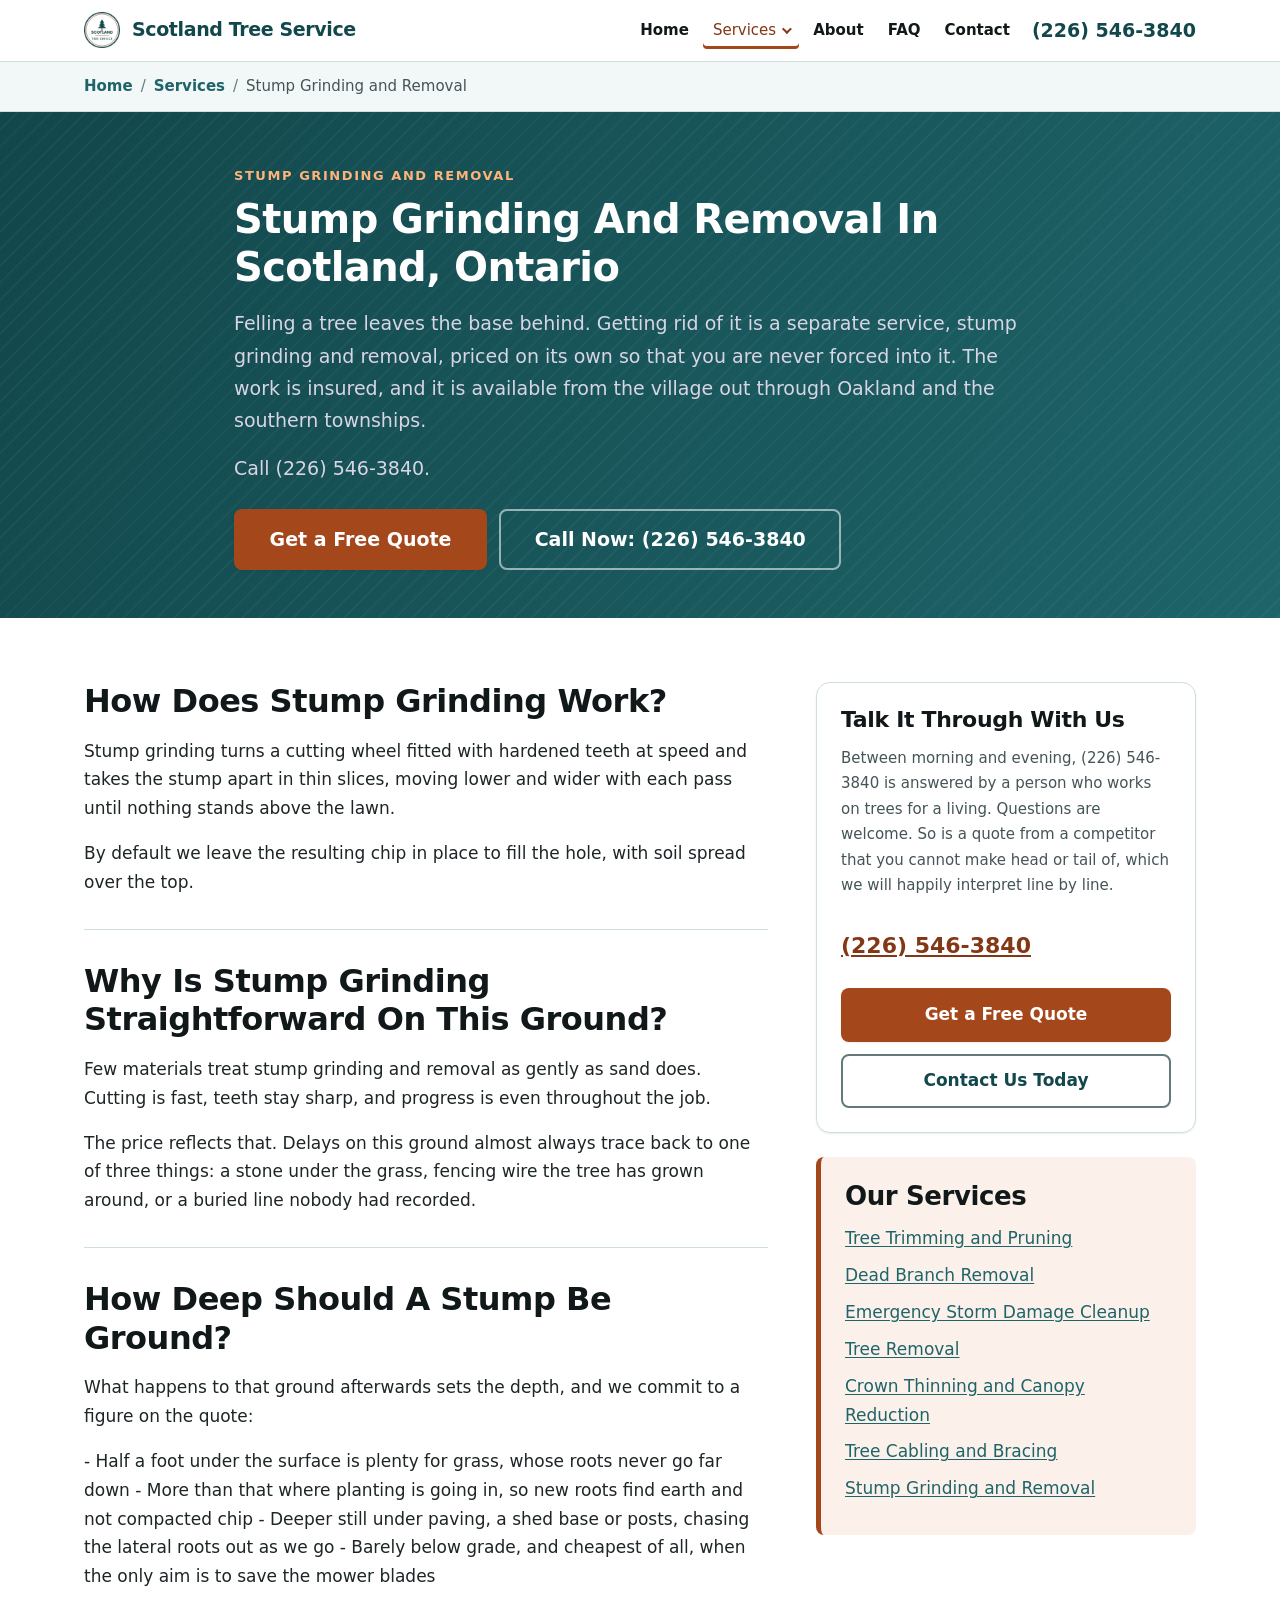
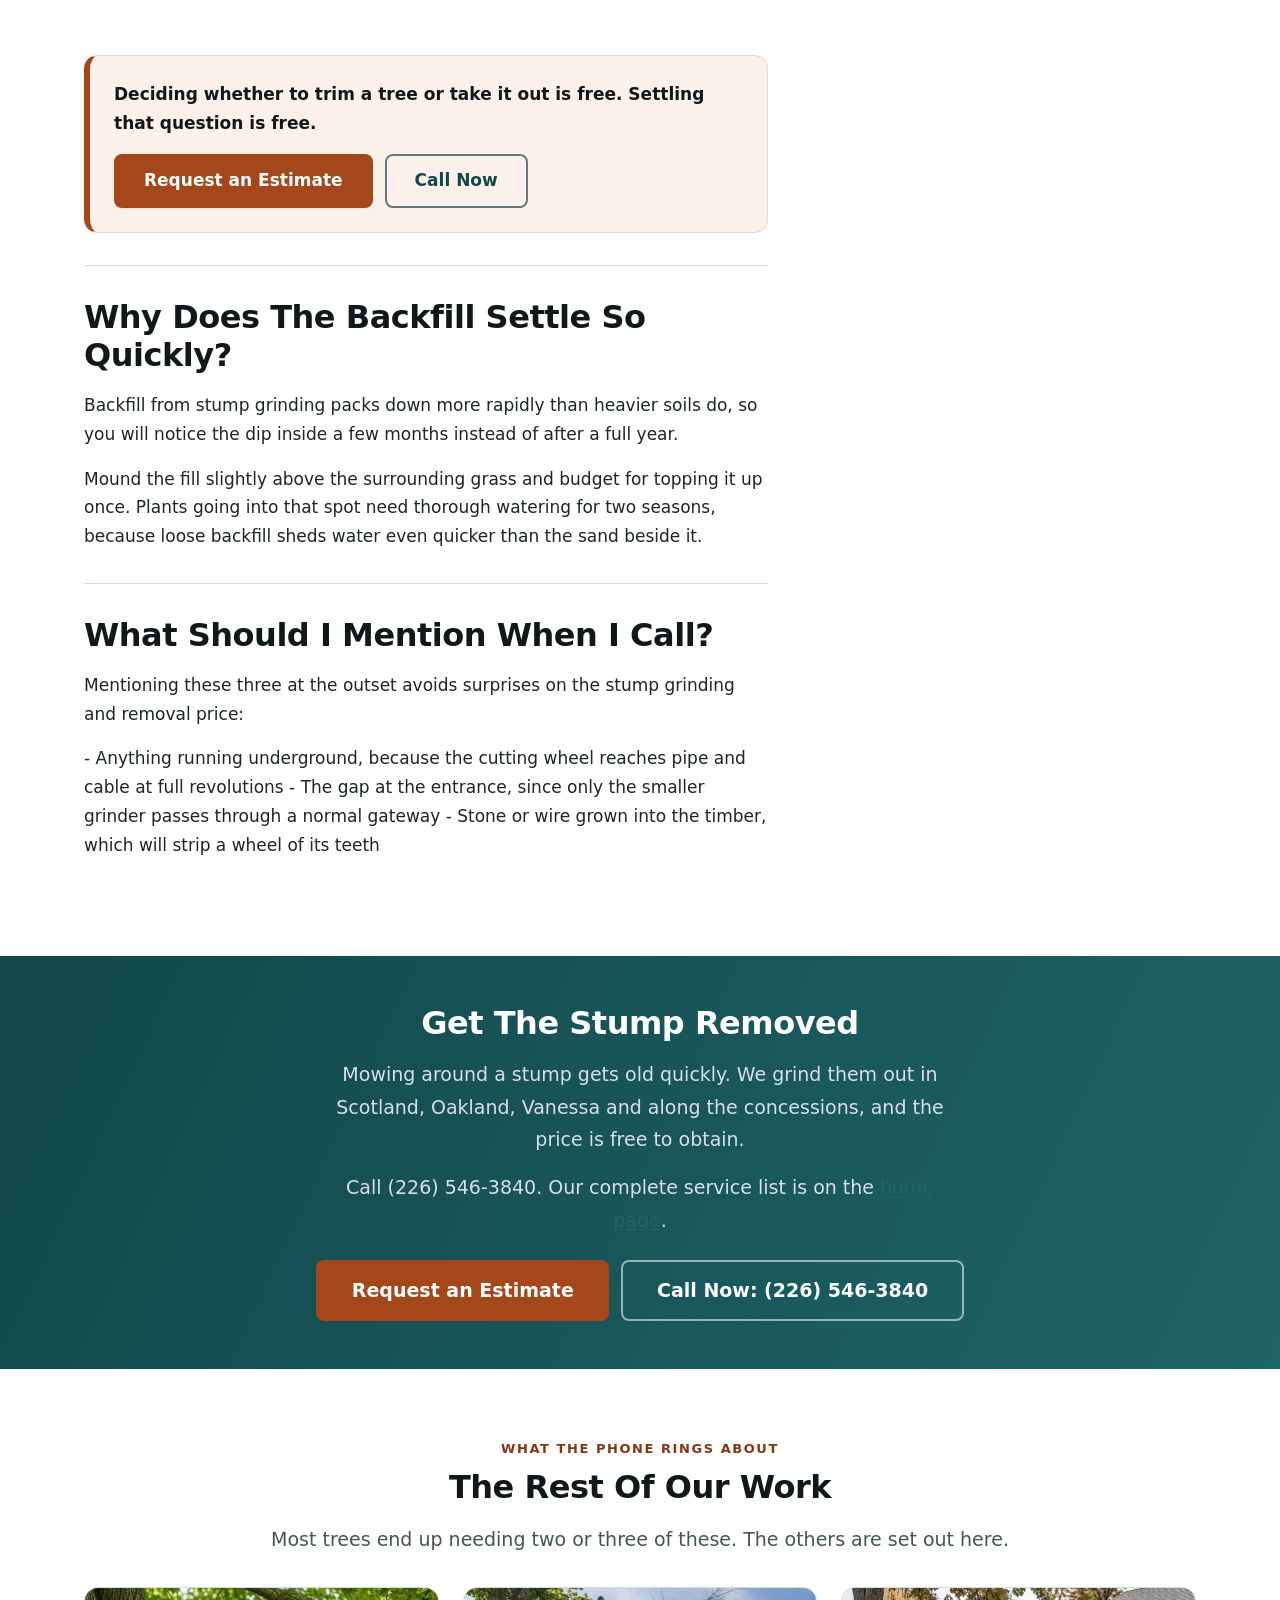
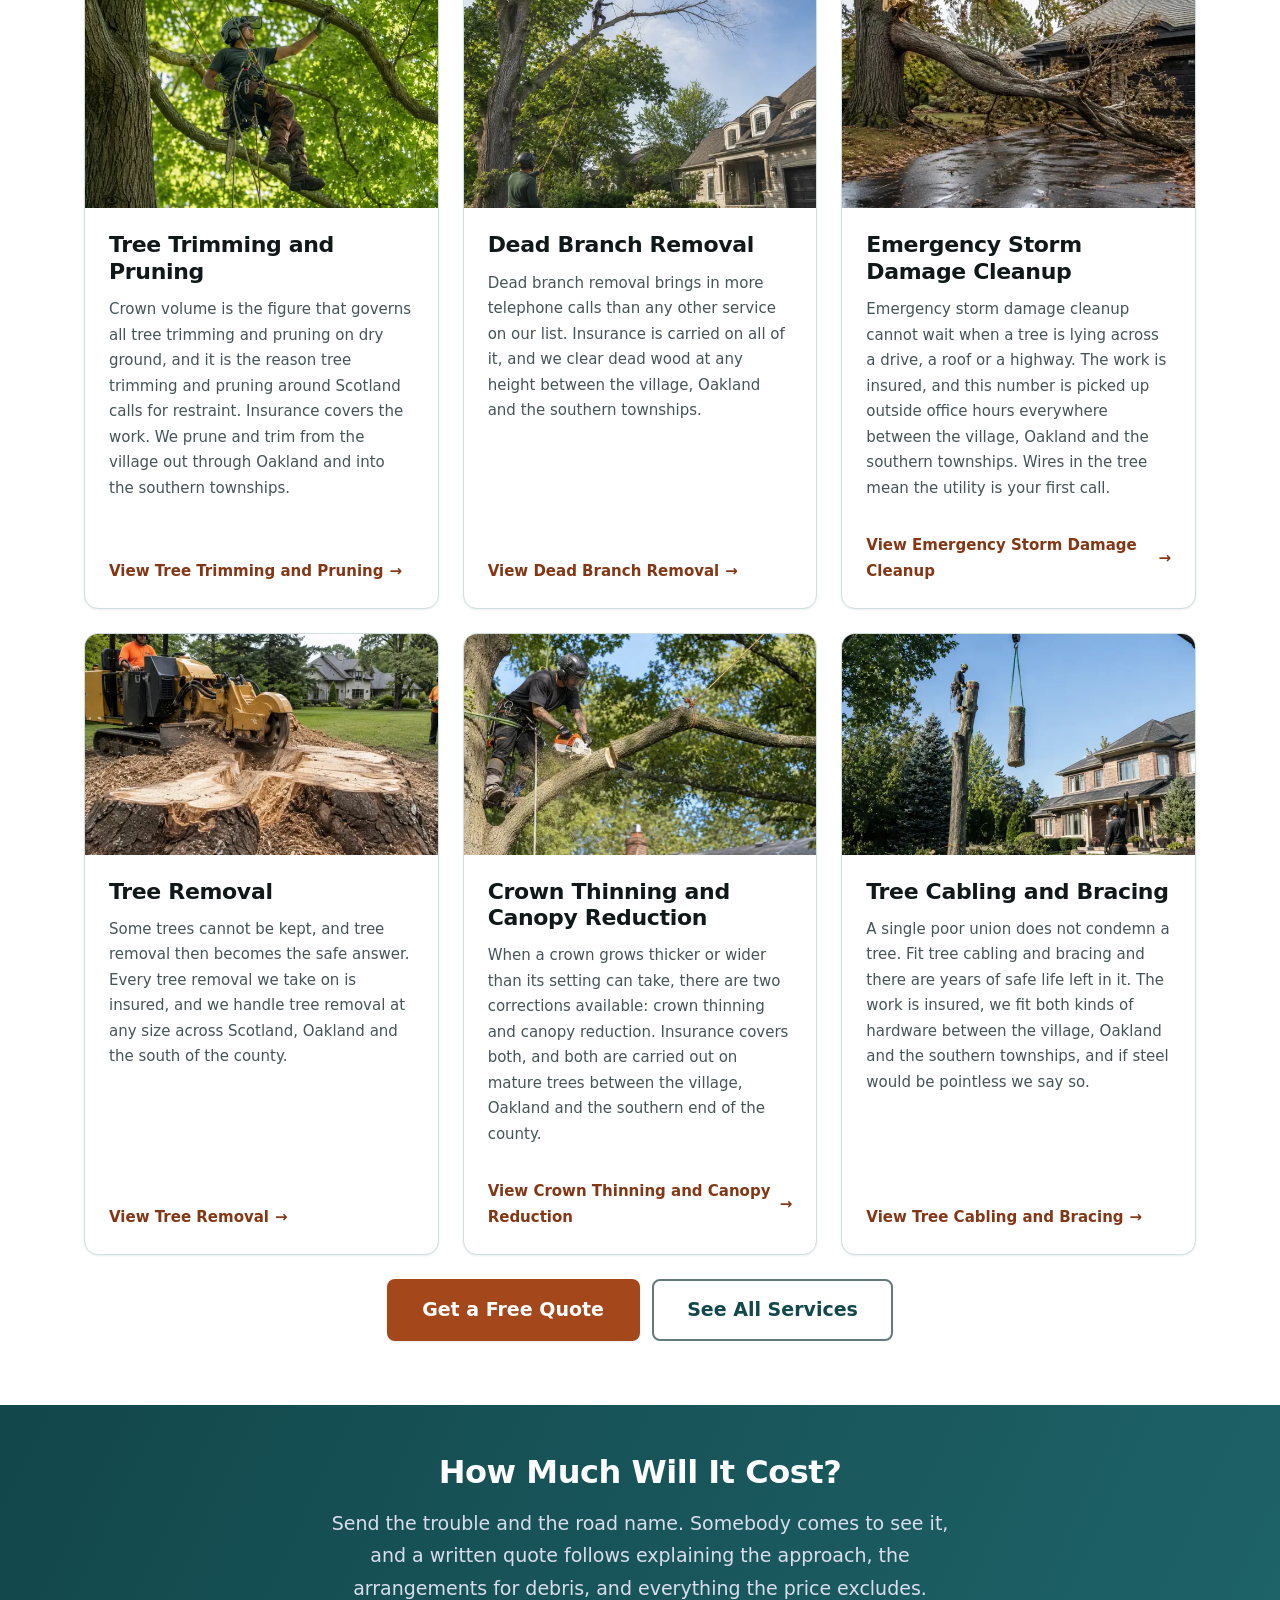
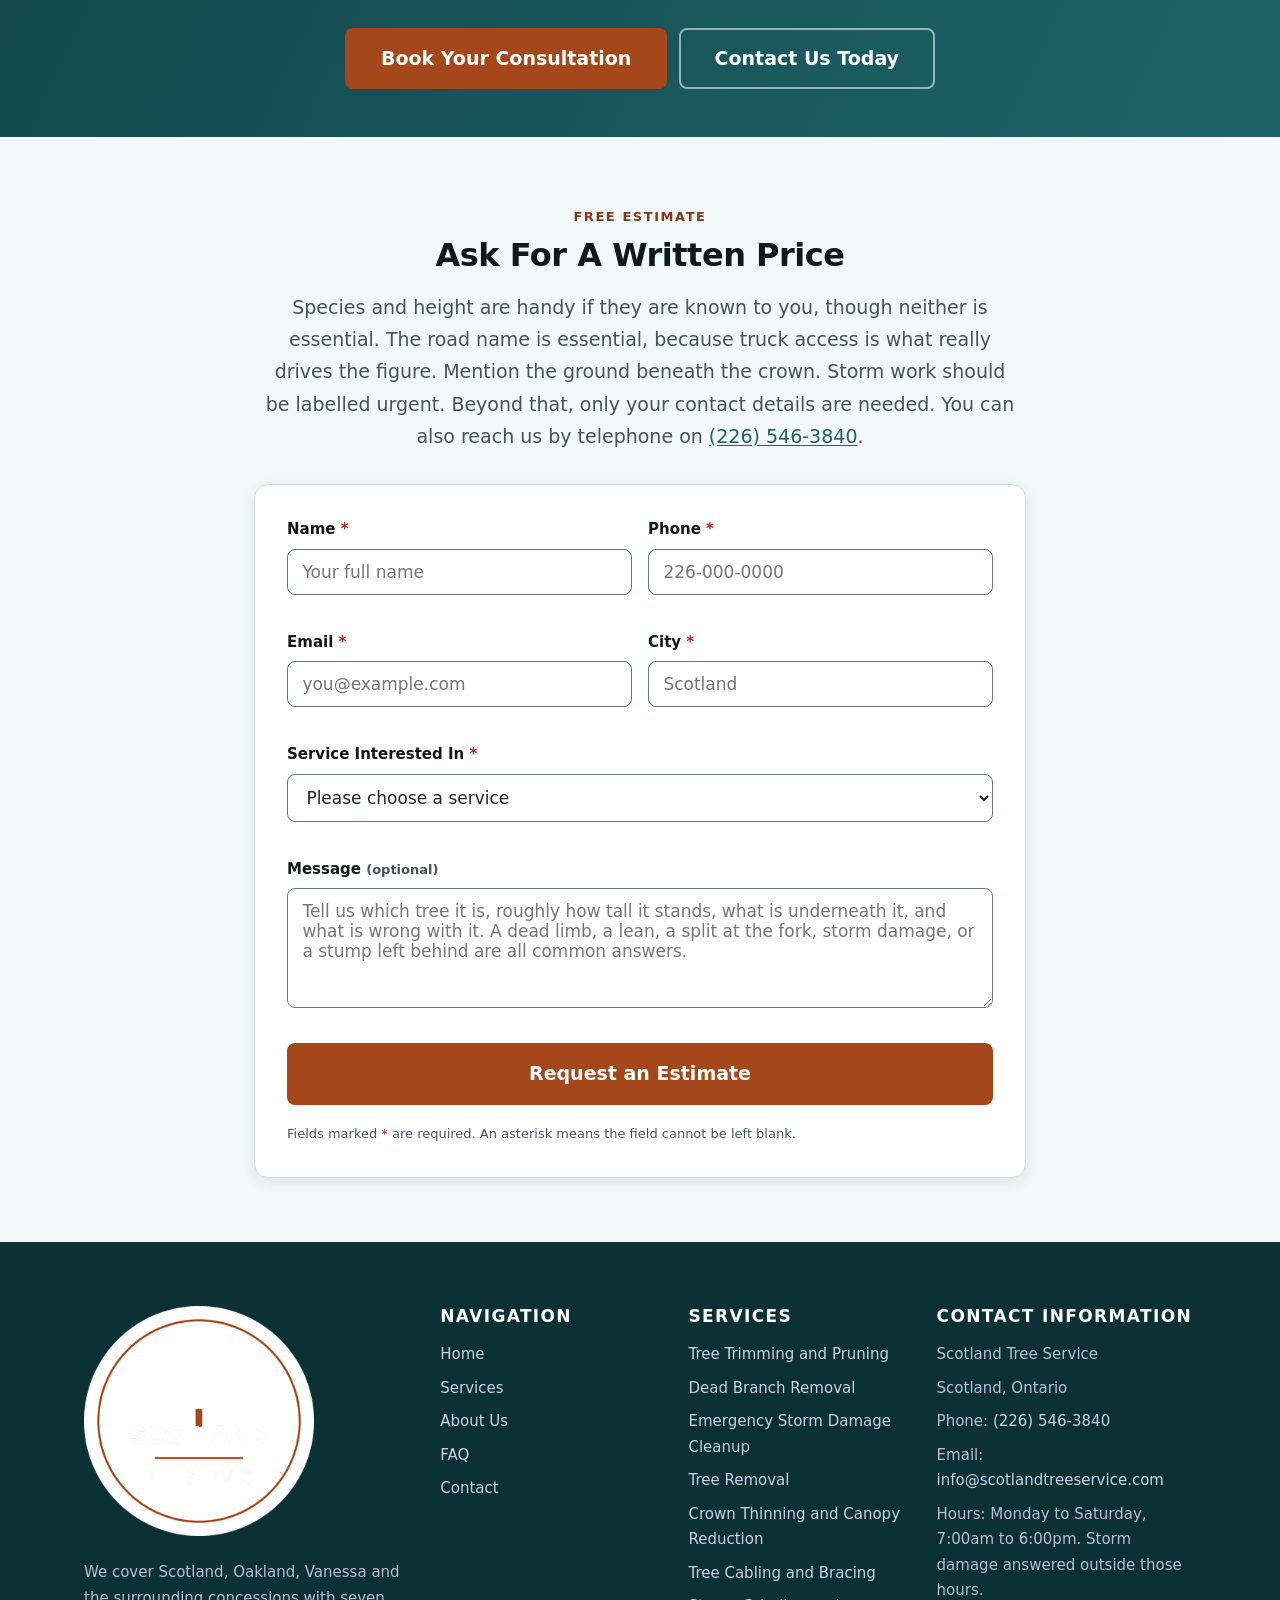
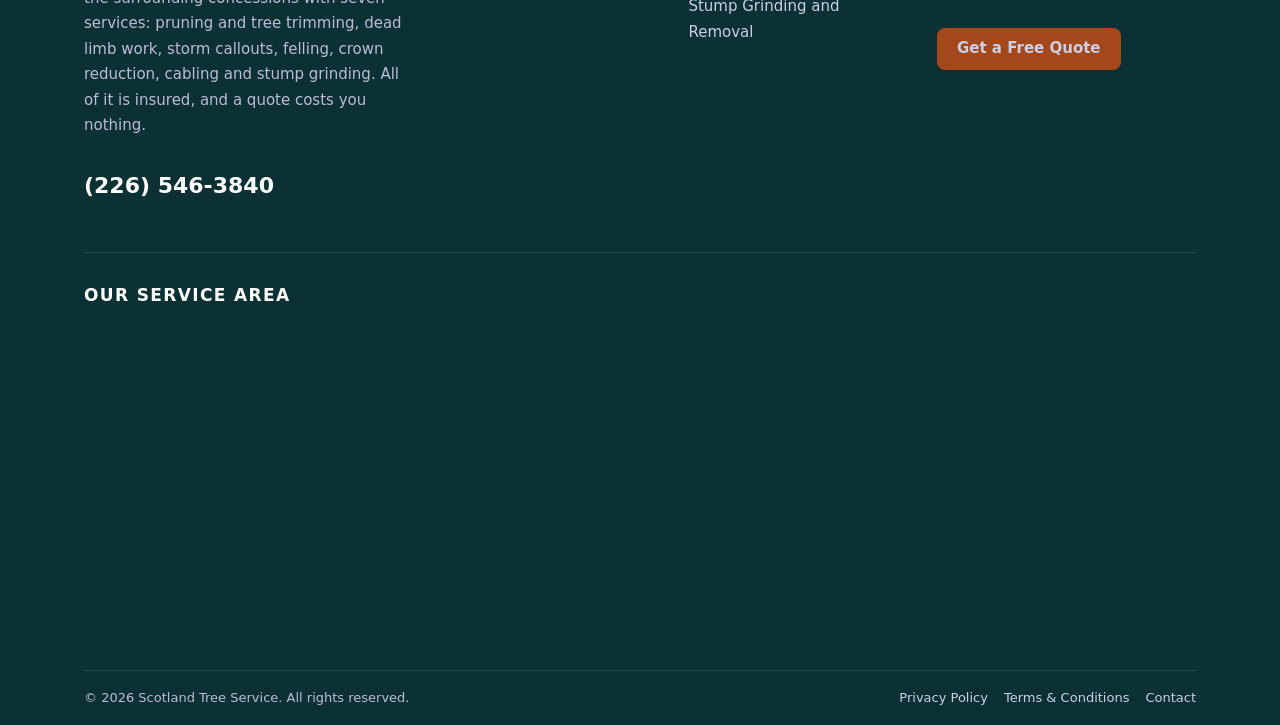
<file: site/stump-grinding-and-removal.html>
<!DOCTYPE html>
<html lang="en-CA">
<head>
<meta charset="utf-8">
<meta name="viewport" content="width=device-width, initial-scale=1">
<meta name="theme-color" content="#12474B">

<!-- ===== SEO: unique title + description ===== -->
<title>Stump Grinding and Removal | Scotland, Ontario</title>
<meta name="description" content="Stump grinding and removal in Scotland, Ontario. Sand grinds fast and backfill settles quickly, so expect one top-up. Call (226) 546-3840.">
<meta name="robots" content="index, follow, max-image-preview:large">
<meta name="author" content="Scotland Tree Service">
<meta name="geo.region" content="CA-ON">
<meta name="geo.placename" content="Scotland, Ontario">

<link rel="canonical" href="https://www.scotlandtreeservice.com/stump-grinding-and-removal">

<!-- ===== Open Graph / social sharing ===== -->
<meta property="og:type" content="website">
<meta property="og:site_name" content="Scotland Tree Service">
<meta property="og:locale" content="en_CA">
<meta property="og:title" content="Stump Grinding and Removal | Scotland, Ontario">
<meta property="og:description" content="Stump grinding and removal in Scotland, Ontario. Sand grinds fast and backfill settles quickly, so expect one top-up. Call (226) 546-3840.">
<meta property="og:url" content="https://www.scotlandtreeservice.com/stump-grinding-and-removal">
<meta property="og:image" content="https://www.scotlandtreeservice.com/images/og-image.jpg">
<meta property="og:image:width" content="1200">
<meta property="og:image:height" content="630">
<meta property="og:image:type" content="image/jpeg">
<meta property="og:image:alt" content="Scotland Tree Service - tree trimming in Scotland, Ontario">
<meta name="twitter:card" content="summary_large_image">
<meta name="twitter:title" content="Stump Grinding and Removal | Scotland, Ontario">
<meta name="twitter:description" content="Stump grinding and removal in Scotland, Ontario. Sand grinds fast and backfill settles quickly, so expect one top-up. Call (226) 546-3840.">
<meta name="twitter:image" content="https://www.scotlandtreeservice.com/images/og-image.jpg">

<!-- Fingerprinted. _headers caches /images/* for a year as immutable, and
     unlike the photographs these filenames never change - so without a
     ?v=<hash> a rebranded favicon can never reach anyone who already
     visited. Browsers ignore reloads for immutable assets; only a new URL
     works. -->
<link rel="icon" href="images/favicon.ico?v=dc7d6154" sizes="any">
<link rel="icon" type="image/png" sizes="32x32" href="images/icon-32.png?v=fe511a99">
<link rel="icon" type="image/png" sizes="16x16" href="images/icon-16.png?v=2eeb1114">
<link rel="apple-touch-icon" sizes="180x180" href="images/icon-180.png?v=2347e97f">
<link rel="manifest" href="site.webmanifest">
<link rel="stylesheet" href="style.css?v=99626802">
<script src="script.js?v=3b63bb79" defer></script>

<!-- ===== Schema.org: Local Business ===== -->
<script type="application/ld+json">
{
  "@context": "https://schema.org",
  "@type": "HomeAndConstructionBusiness",
  "@id": "https://www.scotlandtreeservice.com/#business",
  "name": "Scotland Tree Service",
  "description": "Tree trimming, tree removal and emergency storm damage cleanup for homes and property owners in Scotland, Ontario and the County of Brant.",
  "url": "https://www.scotlandtreeservice.com/",
  "telephone": "(226) 546-3840",
  "email": "info@scotlandtreeservice.com",
  "image": "https://www.scotlandtreeservice.com/images/og-image.jpg",
  "logo": "https://www.scotlandtreeservice.com/images/logo.png",
  "priceRange": "$$",
  "address": {
    "@type": "PostalAddress",
    "addressLocality": "Scotland",
    "addressRegion": "ON",
    "addressCountry": "CA"
  },
  "geo": {
    "@type": "GeoCoordinates",
    "latitude": "43.0246",
    "longitude": "-80.3743"
  },
  "openingHoursSpecification": [
    {
      "@type": "OpeningHoursSpecification",
      "dayOfWeek": [
        "Monday",
        "Tuesday",
        "Wednesday",
        "Thursday",
        "Friday",
        "Saturday"
      ],
      "opens": "07:00",
      "closes": "18:00"
    }
  ],
  "areaServed": [
    {
      "@type": "City",
      "name": "Scotland"
    },
    {
      "@type": "City",
      "name": "Oakland"
    },
    {
      "@type": "City",
      "name": "East Oakland"
    },
    {
      "@type": "City",
      "name": "Vanessa"
    },
    {
      "@type": "City",
      "name": "Maple Grove"
    },
    {
      "@type": "City",
      "name": "Four Ponds Corners"
    },
    {
      "@type": "City",
      "name": "Boston"
    },
    {
      "@type": "City",
      "name": "Waterford"
    },
    {
      "@type": "City",
      "name": "Norwich"
    }
  ],
  "hasOfferCatalog": {
    "@type": "OfferCatalog",
    "name": "Tree Trimming and Tree Removal Services",
    "itemListElement": [
      {
        "@type": "Offer",
        "itemOffered": {
          "@type": "Service",
          "name": "Tree Trimming and Pruning"
        }
      },
      {
        "@type": "Offer",
        "itemOffered": {
          "@type": "Service",
          "name": "Dead Branch Removal"
        }
      },
      {
        "@type": "Offer",
        "itemOffered": {
          "@type": "Service",
          "name": "Emergency Storm Damage Cleanup"
        }
      },
      {
        "@type": "Offer",
        "itemOffered": {
          "@type": "Service",
          "name": "Tree Removal"
        }
      },
      {
        "@type": "Offer",
        "itemOffered": {
          "@type": "Service",
          "name": "Crown Thinning and Canopy Reduction"
        }
      },
      {
        "@type": "Offer",
        "itemOffered": {
          "@type": "Service",
          "name": "Tree Cabling and Bracing"
        }
      },
      {
        "@type": "Offer",
        "itemOffered": {
          "@type": "Service",
          "name": "Stump Grinding and Removal"
        }
      }
    ]
  }
}
</script>
<script type="application/ld+json">
{
  "@context": "https://schema.org",
  "@type": "BreadcrumbList",
  "itemListElement": [
    {
      "@type": "ListItem",
      "position": 1,
      "name": "Home",
      "item": "https://www.scotlandtreeservice.com/"
    },
    {
      "@type": "ListItem",
      "position": 2,
      "name": "Services",
      "item": "https://www.scotlandtreeservice.com/services"
    },
    {
      "@type": "ListItem",
      "position": 3,
      "name": "Stump Grinding and Removal",
      "item": "https://www.scotlandtreeservice.com/"
    }
  ]
}
</script>
<script type="application/ld+json">
{
  "@context": "https://schema.org",
  "@type": "Service",
  "serviceType": "Stump Grinding and Removal",
  "name": "Stump Grinding And Removal In Scotland, Ontario",
  "description": "Stump grinding and removal in Scotland, Ontario. Sand grinds fast and backfill settles quickly, so expect one top-up. Call (226) 546-3840.",
  "provider": {
    "@type": "HomeAndConstructionBusiness",
    "@id": "https://www.scotlandtreeservice.com/#business",
    "name": "Scotland Tree Service",
    "telephone": "(226) 546-3840"
  },
  "areaServed": {
    "@type": "City",
    "name": "Scotland, Ontario"
  },
  "url": "https://www.scotlandtreeservice.com/stump-grinding-and-removal.html"
}
</script>
</head>
<body>
<a class="skip-link" href="#main">Skip to main content</a>

<header class="site-header site-header--compact">
  <div class="container site-header__inner">
    <a class="logo" href="/" aria-label="Scotland Tree Service home page">
      <img src="images/icon-96.png" alt="Scotland Tree Service logo"
           width="36" height="36" fetchpriority="high">
      <span class="logo__text">
        <span class="logo__name">Scotland Tree Service</span>
      </span>
    </a>
    <button class="nav-burger" type="button" aria-expanded="false"
            aria-controls="primary-nav" aria-label="Open main menu">
      <span></span><span></span><span></span>
    </button>
    <nav class="nav" id="primary-nav" aria-label="Main navigation">
      <ul class="nav__list">
        <li><a class="nav__link" href="/">Home</a></li>
        <li class="nav__item--has-menu">
          <button class="nav__link nav__toggle" type="button"
                  aria-expanded="false" aria-controls="services-menu" aria-current="page">Services</button>
          <ul class="nav__submenu" id="services-menu">
            <li><a href="/services">All Services</a></li>
            <li><a href="/tree-trimming-and-pruning">Tree Trimming and Pruning</a></li>
            <li><a href="/dead-branch-removal">Dead Branch Removal</a></li>
            <li><a href="/emergency-storm-damage-cleanup">Emergency Storm Damage Cleanup</a></li>
            <li><a href="/tree-removal">Tree Removal</a></li>
            <li><a href="/crown-thinning-and-canopy-reduction">Crown Thinning and Canopy Reduction</a></li>
            <li><a href="/tree-cabling-and-bracing">Tree Cabling and Bracing</a></li>
            <li><a href="/stump-grinding-and-removal" aria-current="page">Stump Grinding and Removal</a></li>
          </ul>
        </li>
        <li><a class="nav__link" href="/about">About</a></li>
        <li><a class="nav__link" href="/faq">FAQ</a></li>
        <li><a class="nav__link" href="/contact">Contact</a></li>
      </ul>
      <div class="header-cta">
        <a class="site-header__tel" href="tel:+12265463840">(226) 546-3840</a>
      </div>
    </nav>
  </div>
</header>

<!-- ============================= BREADCRUMBS ============================= -->
<nav class="breadcrumbs" aria-label="Breadcrumb">
  <div class="container">
    <ol>
      <li><a href="/">Home</a></li><li><a href="/services">Services</a></li><li><span aria-current="page">Stump Grinding and Removal</span></li>
    </ol>
  </div>
</nav>

<main id="main">

<!-- ============================= HERO ============================= -->
<section class="hero hero--page" aria-labelledby="hero-heading">
  <div class="container hero__inner">
    <div class="hero__intro">
      <span class="eyebrow" style="color:#ffb37a;">Stump Grinding and Removal</span>
      <h1 id="hero-heading">Stump Grinding And Removal In Scotland, Ontario</h1>
      <p>Felling a tree leaves the base behind. Getting rid of it is a separate service, stump grinding and removal, priced on its own so that you are never forced into it. The work is insured, and it is available from the village out through Oakland and the southern townships.</p>
      <p>Call (226) 546-3840.</p>
      <div class="btn-row">
        <a class="btn btn--primary btn--lg" href="#quote">Get a Free Quote</a>
        <a class="btn btn--ghost btn--lg" href="tel:+12265463840">Call Now: (226) 546-3840</a>
      </div>
    </div>
  </div>
</section>

<!-- ============================= SERVICE DETAIL ============================= -->
<section class="section" aria-labelledby="detail-heading">
  <div class="container">
    <h2 id="detail-heading" class="visually-hidden">Stump Grinding and Removal details</h2>
    <div class="layout-split">
      <div class="prose">
      <section class="content-block">
        <h2>How Does Stump Grinding Work?</h2>
        <p><a class="ext-link" href="https://donmillstreeservice.com/" target="_blank" rel="noopener">Stump grinding</a> turns a cutting wheel fitted with hardened teeth at speed and takes the stump apart in thin slices, moving lower and wider with each pass until nothing stands above the lawn.</p>
        <p>By default we leave the resulting chip in place to fill the hole, with soil spread over the top.</p>
      </section>
      <section class="content-block">
        <h2>Why Is Stump Grinding Straightforward On This Ground?</h2>
        <p>Few materials treat stump grinding and removal as gently as sand does. Cutting is fast, teeth stay sharp, and progress is even throughout the job.</p>
        <p>The price reflects that. Delays on this ground almost always trace back to one of three things: a stone under the grass, fencing wire the tree has grown around, or a buried line nobody had recorded.</p>
      </section>
      <section class="content-block">
        <h2>How Deep Should A Stump Be Ground?</h2>
        <p>What happens to that ground afterwards sets the depth, and we commit to a figure on the quote:</p>
        <p>- Half a foot under the surface is plenty for grass, whose roots never go far down - More than that where planting is going in, so new roots find earth and not compacted chip - Deeper still under paving, a shed base or posts, chasing the lateral roots out as we go - Barely below grade, and cheapest of all, when the only aim is to save the mower blades</p>
      </section>

      <!-- Mid-content conversion prompt -->
      <aside class="cta-inline" aria-label="Estimate call to action">
        <p>Deciding whether to trim a tree or take it out is free. Settling that question is free.</p>
        <div class="btn-row">
          <a class="btn btn--primary" href="#quote">Request an Estimate</a>
          <a class="btn btn--outline" href="tel:+12265463840">Call Now</a>
        </div>
      </aside>
      <section class="content-block">
        <h2>Why Does The Backfill Settle So Quickly?</h2>
        <p>Backfill from stump grinding packs down more rapidly than heavier soils do, so you will notice the dip inside a few months instead of after a full year.</p>
        <p>Mound the fill slightly above the surrounding grass and budget for topping it up once. Plants going into that spot need thorough watering for two seasons, because loose backfill sheds water even quicker than the sand beside it.</p>
      </section>
      <section class="content-block">
        <h2>What Should I Mention When I Call?</h2>
        <p>Mentioning these three at the outset avoids surprises on the stump grinding and removal price:</p>
        <p>- Anything running underground, because the cutting wheel reaches pipe and cable at full revolutions - The gap at the entrance, since only the smaller grinder passes through a normal gateway - Stone or wire grown into the timber, which will strip a wheel of its teeth</p>
      </section>
      </div>

      <!-- Sticky conversion sidebar -->
      <aside class="sidebar" aria-labelledby="sidebar-heading">
        <div class="card">
          <h3 id="sidebar-heading">Talk It Through With Us</h3>
          <p>Between morning and evening, (226) 546-3840 is answered by a person who works on trees for a living. Questions are welcome. So is a quote from a competitor that you cannot make head or tail of, which we will happily interpret line by line.</p>
          <p><a class="footer-phone" style="color:var(--color-accent-dark) !important;" href="tel:+12265463840">(226) 546-3840</a></p>
          <div class="btn-row">
            <a class="btn btn--primary btn--block" href="#quote">Get a Free Quote</a>
            <a class="btn btn--outline btn--block" href="/contact">Contact Us Today</a>
          </div>
        </div>
        <div class="panel" style="margin-top:var(--space-5);">
          <h3>Our Services</h3>
          <ul class="footer-list" style="padding:0;">
            <li><a href="/tree-trimming-and-pruning" style="color:var(--color-primary-light);">Tree Trimming and Pruning</a></li><li><a href="/dead-branch-removal" style="color:var(--color-primary-light);">Dead Branch Removal</a></li><li><a href="/emergency-storm-damage-cleanup" style="color:var(--color-primary-light);">Emergency Storm Damage Cleanup</a></li><li><a href="/tree-removal" style="color:var(--color-primary-light);">Tree Removal</a></li><li><a href="/crown-thinning-and-canopy-reduction" style="color:var(--color-primary-light);">Crown Thinning and Canopy Reduction</a></li><li><a href="/tree-cabling-and-bracing" style="color:var(--color-primary-light);">Tree Cabling and Bracing</a></li><li><a href="/stump-grinding-and-removal" style="color:var(--color-primary-light);">Stump Grinding and Removal</a></li>
          </ul>
        </div>
      </aside>

    </div>
  </div>
</section>

<!-- ============================= CLOSING CTA (from source copy) ============================= -->
<section class="cta-band" aria-labelledby="closing-heading">
  <div class="container">
    <h2 id="closing-heading">Get The Stump Removed</h2>
    <p>Mowing around a stump gets old quickly. We grind them out in Scotland, Oakland, Vanessa and along the concessions, and the price is free to obtain.</p>
    <p>Call (226) 546-3840. Our complete service list is on the <a href="/">home page</a>.</p>
    <div class="btn-row is-centered">
      <a class="btn btn--primary btn--lg" href="#quote">Request an Estimate</a>
      <a class="btn btn--ghost btn--lg" href="tel:+12265463840">Call Now: (226) 546-3840</a>
    </div>
  </div>
</section>


<!-- ============================= SERVICES GRID ============================= -->
<section class="section" id="services" aria-labelledby="services-heading">
  <div class="container">
    <div class="section-head is-centered">
      <span class="eyebrow">What The Phone Rings About</span>
      <h2 id="services-heading">The Rest Of Our Work</h2>
      <p class="lead">Most trees end up needing two or three of these. The others are set out here.</p>
    </div>
    <div class="grid grid--3">
      <article class="service-card">
        <div class="service-card__media">
          <picture>
            <source type="image/webp" srcset="images/service-tree-trimming-and-pruning-640.webp 640w, images/service-tree-trimming-and-pruning-960.webp 960w" sizes="(max-width: 620px) 92vw, (max-width: 1024px) 45vw, 340px">
            <img src="images/service-tree-trimming-and-pruning-640.jpg" srcset="images/service-tree-trimming-and-pruning-640.jpg 640w, images/service-tree-trimming-and-pruning-960.jpg 960w" sizes="(max-width: 620px) 92vw, (max-width: 1024px) 45vw, 340px"
                 alt="Climber tied in and working the upper growth of a mature maple" width="640" height="400" loading="lazy" decoding="async">
          </picture>
        </div>
        <div class="service-card__body">
          <h3><a href="/tree-trimming-and-pruning" style="text-decoration:none;color:inherit;">Tree Trimming and Pruning</a></h3>
          <p>Crown volume is the figure that governs all tree trimming and pruning on dry ground, and it is the reason tree trimming and pruning around Scotland calls for restraint. Insurance covers the work. We prune and trim from the village out through Oakland and into the southern townships.</p>
          <a class="service-card__link" href="/tree-trimming-and-pruning">View Tree Trimming and Pruning</a>
        </div>
      </article>
      <article class="service-card">
        <div class="service-card__media">
          <picture>
            <source type="image/webp" srcset="images/service-dead-branch-removal-640.webp 640w, images/service-dead-branch-removal-960.webp 960w" sizes="(max-width: 620px) 92vw, (max-width: 1024px) 45vw, 340px">
            <img src="images/service-dead-branch-removal-640.jpg" srcset="images/service-dead-branch-removal-640.jpg 640w, images/service-dead-branch-removal-960.jpg 960w" sizes="(max-width: 620px) 92vw, (max-width: 1024px) 45vw, 340px"
                 alt="Large broken limb caught in the crown above a lawn" width="640" height="400" loading="lazy" decoding="async">
          </picture>
        </div>
        <div class="service-card__body">
          <h3><a href="/dead-branch-removal" style="text-decoration:none;color:inherit;">Dead Branch Removal</a></h3>
          <p>Dead branch removal brings in more telephone calls than any other service on our list. Insurance is carried on all of it, and we clear dead wood at any height between the village, Oakland and the southern townships.</p>
          <a class="service-card__link" href="/dead-branch-removal">View Dead Branch Removal</a>
        </div>
      </article>
      <article class="service-card">
        <div class="service-card__media">
          <picture>
            <source type="image/webp" srcset="images/service-emergency-storm-damage-cleanup-640.webp 640w, images/service-emergency-storm-damage-cleanup-960.webp 960w" sizes="(max-width: 620px) 92vw, (max-width: 1024px) 45vw, 340px">
            <img src="images/service-emergency-storm-damage-cleanup-640.jpg" srcset="images/service-emergency-storm-damage-cleanup-640.jpg 640w, images/service-emergency-storm-damage-cleanup-960.jpg 960w" sizes="(max-width: 620px) 92vw, (max-width: 1024px) 45vw, 340px"
                 alt="Storm-thrown tree resting across a fence line after a blow" width="640" height="400" loading="lazy" decoding="async">
          </picture>
        </div>
        <div class="service-card__body">
          <h3><a href="/emergency-storm-damage-cleanup" style="text-decoration:none;color:inherit;">Emergency Storm Damage Cleanup</a></h3>
          <p>Emergency storm damage cleanup cannot wait when a tree is lying across a drive, a roof or a highway. The work is insured, and this number is picked up outside office hours everywhere between the village, Oakland and the southern townships. Wires in the tree mean the utility is your first call.</p>
          <a class="service-card__link" href="/emergency-storm-damage-cleanup">View Emergency Storm Damage Cleanup</a>
        </div>
      </article>
      <article class="service-card">
        <div class="service-card__media">
          <picture>
            <source type="image/webp" srcset="images/service-tree-removal-640.webp 640w, images/service-tree-removal-960.webp 960w" sizes="(max-width: 620px) 92vw, (max-width: 1024px) 45vw, 340px">
            <img src="images/service-tree-removal-640.jpg" srcset="images/service-tree-removal-640.jpg 640w, images/service-tree-removal-960.jpg 960w" sizes="(max-width: 620px) 92vw, (max-width: 1024px) 45vw, 340px"
                 alt="Bucket truck raised into a roadside tree on a concession road" width="640" height="400" loading="lazy" decoding="async">
          </picture>
        </div>
        <div class="service-card__body">
          <h3><a href="/tree-removal" style="text-decoration:none;color:inherit;">Tree Removal</a></h3>
          <p>Some trees cannot be kept, and tree removal then becomes the safe answer. Every tree removal we take on is insured, and we handle tree removal at any size across Scotland, Oakland and the south of the county.</p>
          <a class="service-card__link" href="/tree-removal">View Tree Removal</a>
        </div>
      </article>
      <article class="service-card">
        <div class="service-card__media">
          <picture>
            <source type="image/webp" srcset="images/service-crown-thinning-and-canopy-reduction-640.webp 640w, images/service-crown-thinning-and-canopy-reduction-960.webp 960w" sizes="(max-width: 620px) 92vw, (max-width: 1024px) 45vw, 340px">
            <img src="images/service-crown-thinning-and-canopy-reduction-640.jpg" srcset="images/service-crown-thinning-and-canopy-reduction-640.jpg 640w, images/service-crown-thinning-and-canopy-reduction-960.jpg 960w" sizes="(max-width: 620px) 92vw, (max-width: 1024px) 45vw, 340px"
                 alt="Climber on a long horizontal limb with rigging lines set" width="640" height="400" loading="lazy" decoding="async">
          </picture>
        </div>
        <div class="service-card__body">
          <h3><a href="/crown-thinning-and-canopy-reduction" style="text-decoration:none;color:inherit;">Crown Thinning and Canopy Reduction</a></h3>
          <p>When a crown grows thicker or wider than its setting can take, there are two corrections available: crown thinning and canopy reduction. Insurance covers both, and both are carried out on mature trees between the village, Oakland and the southern end of the county.</p>
          <a class="service-card__link" href="/crown-thinning-and-canopy-reduction">View Crown Thinning and Canopy Reduction</a>
        </div>
      </article>
      <article class="service-card">
        <div class="service-card__media">
          <picture>
            <source type="image/webp" srcset="images/service-tree-cabling-and-bracing-640.webp 640w, images/service-tree-cabling-and-bracing-960.webp 960w" sizes="(max-width: 620px) 92vw, (max-width: 1024px) 45vw, 340px">
            <img src="images/service-tree-cabling-and-bracing-640.jpg" srcset="images/service-tree-cabling-and-bracing-640.jpg 640w, images/service-tree-cabling-and-bracing-960.jpg 960w" sizes="(max-width: 620px) 92vw, (max-width: 1024px) 45vw, 340px"
                 alt="Fork split open on a multi-stemmed trunk over a village lot" width="640" height="400" loading="lazy" decoding="async">
          </picture>
        </div>
        <div class="service-card__body">
          <h3><a href="/tree-cabling-and-bracing" style="text-decoration:none;color:inherit;">Tree Cabling and Bracing</a></h3>
          <p>A single poor union does not condemn a tree. Fit tree cabling and bracing and there are years of safe life left in it. The work is insured, we fit both kinds of hardware between the village, Oakland and the southern townships, and if steel would be pointless we say so.</p>
          <a class="service-card__link" href="/tree-cabling-and-bracing">View Tree Cabling and Bracing</a>
        </div>
      </article>
    </div>
    <div class="btn-row is-centered">
      <a class="btn btn--primary btn--lg" href="#quote">Get a Free Quote</a>
      <a class="btn btn--outline btn--lg" href="/services">See All Services</a>
    </div>
  </div>
</section>



<!-- ============================= CTA BAND ============================= -->
<section class="cta-band" aria-label="Contact call to action">
  <div class="container">
    <h2>How Much Will It Cost?</h2>
    <p>Send the trouble and the road name. Somebody comes to see it, and a written quote follows explaining the approach, the arrangements for debris, and everything the price excludes.</p>
    <div class="btn-row is-centered">
        <a class="btn btn--primary btn--lg" href="#quote">Book Your Consultation</a>
        <a class="btn btn--ghost btn--lg" href="/contact">Contact Us Today</a>
    </div>
  </div>
</section>



<!-- ============================= LEAD INTAKE FORM ============================= -->
<section class="section section--alt" id="quote" aria-labelledby="quote-heading">
  <div class="container container--narrow">
    <div class="section-head is-centered">
      <span class="eyebrow">Free Estimate</span>
      <h2 id="quote-heading">Ask For A Written Price</h2>
      <p class="lead">Species and height are handy if they are known to you, though neither is essential. The road name is essential, because truck access is what really drives the figure. Mention the ground beneath the crown. Storm work should be labelled urgent. Beyond that, only your contact details are needed.
        You can also reach us by telephone on <a href="tel:+12265463840">(226) 546-3840</a>.</p>
    </div>

    <div class="form-wrap">
      <!-- Success message: revealed by script.js after successful validation -->
      <div class="form-success" role="status" aria-live="polite">
        <div>
          <strong>Thanks &mdash; your request has been received.</strong>
          That has reached us. Somebody will get back to you on the next working day.
          For anything urgent, call <a href="tel:+12265463840">(226) 546-3840</a>.
        </div>
      </div>

      <!-- BACKEND: set SHEET_ENDPOINT in script.js to deliver these to your Google Sheet. -->
      <form class="lead-form" action="#" method="post" novalidate
            data-source="Stump Grinding and Removal" aria-labelledby="quote-heading">
        <div class="form-grid">

          <div class="field">
            <label for="lf-name">Name <span class="req" aria-hidden="true">*</span></label>
            <input type="text" id="lf-name" name="name" autocomplete="name"
                   data-label="Name" placeholder="Your full name" required>
            <span class="field__error" aria-live="polite"></span>
          </div>

          <div class="field">
            <label for="lf-phone">Phone <span class="req" aria-hidden="true">*</span></label>
            <input type="tel" id="lf-phone" name="phone" autocomplete="tel"
                   data-label="Phone" placeholder="226-000-0000" required>
            <span class="field__error" aria-live="polite"></span>
          </div>

          <div class="field">
            <label for="lf-email">Email <span class="req" aria-hidden="true">*</span></label>
            <input type="email" id="lf-email" name="email" autocomplete="email"
                   data-label="Email" placeholder="you@example.com" required>
            <span class="field__error" aria-live="polite"></span>
          </div>

          <div class="field">
            <label for="lf-city">City <span class="req" aria-hidden="true">*</span></label>
            <input type="text" id="lf-city" name="city" autocomplete="address-level2"
                   data-label="City" placeholder="Scotland" required>
            <span class="field__error" aria-live="polite"></span>
          </div>

          <div class="field field--full">
            <label for="lf-service">Service Interested In <span class="req" aria-hidden="true">*</span></label>
            <select id="lf-service" name="service" data-label="Service interested in" required>
            <option value="">Please choose a service</option>
            <option value="Tree trimming or pruning">Tree trimming or pruning</option>
            <option value="Dead or hanging branches">Dead or hanging branches</option>
            <option value="Storm damage - urgent">Storm damage - urgent</option>
            <option value="Tree removal">Tree removal</option>
            <option value="Crown thinning or height reduction">Crown thinning or height reduction</option>
            <option value="Cabling or bracing a weak tree">Cabling or bracing a weak tree</option>
            <option value="Stump grinding">Stump grinding</option>
            <option value="Not sure - please advise">Not sure - please advise</option>
            </select>
            <span class="field__error" aria-live="polite"></span>
          </div>

          <div class="field field--full">
            <label for="lf-message">Message <span class="field__optional">(optional)</span></label>
            <textarea id="lf-message" name="message" data-label="Message"
                      
                      placeholder="Tell us which tree it is, roughly how tall it stands, what is underneath it, and what is wrong with it. A dead limb, a lean, a split at the fork, storm damage, or a stump left behind are all common answers."></textarea>
            <span class="field__error" aria-live="polite"></span>
          </div>

          <!-- Honeypot: hidden from people, filled in by bots. Not a real field. -->
          <div class="field field--full" aria-hidden="true"
               style="position:absolute;left:-9999px;width:1px;height:1px;overflow:hidden;">
            <label for="lf-botcheck">Leave this field empty</label>
            <input type="text" id="lf-botcheck" name="botcheck" tabindex="-1" autocomplete="off">
          </div>

          <div class="field field--full">
            <button class="btn btn--primary btn--lg btn--block" type="submit">Request an Estimate</button>
            <p class="form-note">Fields marked <span class="req" aria-hidden="true">*</span> are required.
              An asterisk means the field cannot be left blank.</p>
          </div>

        </div>
      </form>
    </div>
  </div>
</section>

</main>

<!-- ============================= FOOTER ============================= -->
<footer class="site-footer">
  <div class="container">
    <div class="footer-grid">

      <div class="footer-brand">
        <a class="footer-logo" href="/" aria-label="Scotland Tree Service home page">
          <img src="images/wordmark-light-300.png"
               alt="Scotland Tree Service" width="300" height="310" loading="lazy">
        </a>
        <p>We cover Scotland, Oakland, Vanessa and the surrounding concessions with seven services: pruning and tree trimming, dead limb work, storm callouts, felling, crown reduction, cabling and stump grinding. All of it is insured, and a quote costs you nothing.</p>
        <a class="footer-phone" href="tel:+12265463840">(226) 546-3840</a>
      </div>

      <nav aria-labelledby="footer-nav-heading">
        <h3 id="footer-nav-heading">Navigation</h3>
        <ul class="footer-list">
          <li><a href="/">Home</a></li>
          <li><a href="/services">Services</a></li>
          <li><a href="/about">About Us</a></li>
          <li><a href="/faq">FAQ</a></li>
          <li><a href="/contact">Contact</a></li>
        </ul>
      </nav>

      <nav aria-labelledby="footer-svc-heading">
        <h3 id="footer-svc-heading">Services</h3>
        <ul class="footer-list"><li><a href="/tree-trimming-and-pruning">Tree Trimming and Pruning</a></li><li><a href="/dead-branch-removal">Dead Branch Removal</a></li><li><a href="/emergency-storm-damage-cleanup">Emergency Storm Damage Cleanup</a></li><li><a href="/tree-removal">Tree Removal</a></li><li><a href="/crown-thinning-and-canopy-reduction">Crown Thinning and Canopy Reduction</a></li><li><a href="/tree-cabling-and-bracing">Tree Cabling and Bracing</a></li><li><a href="/stump-grinding-and-removal">Stump Grinding and Removal</a></li></ul>
      </nav>

      <div>
        <h3>Contact Information</h3>
        <ul class="footer-list">
          <li>Scotland Tree Service</li>
          <li>Scotland, Ontario</li>
          <li>Phone: <a href="tel:+12265463840">(226) 546-3840</a></li>
          <li>Email: <a href="mailto:info@scotlandtreeservice.com">info@scotlandtreeservice.com</a></li>
          <li>Hours: Monday to Saturday, 7:00am to 6:00pm. Storm damage answered outside those hours.</li>
        </ul>
        <div class="btn-row">
          <a class="btn btn--primary btn--sm" href="#quote">Get a Free Quote</a>
        </div>
      </div>

    </div>

    <!-- Service area map.
         The embed ships from Google at a fixed 600x450. Those attributes are
         kept so the browser reserves the right box before the frame loads and
         the footer does not jump, but CSS overrides the rendered size to fill
         the container. loading="lazy" is deliberate: this is the last thing on
         the page and it must not cost anything on first paint. -->
    <section class="footer-map" aria-labelledby="footer-map-heading">
      <h3 id="footer-map-heading">Our Service Area</h3>
      <iframe
        title="Map of the the County of Brant service area covered by Scotland Tree Service"
        src="https://www.google.com/maps/embed?pb=!1m3!2m1!1sScotland,+Ontario,+Canada!6i14"
        width="600" height="450" loading="lazy" allowfullscreen=""
        referrerpolicy="strict-origin-when-cross-origin"></iframe>
    </section>

    <div class="footer-bottom">
      <p style="margin:0;">&copy; <span data-year>2026</span> Scotland Tree Service. All rights reserved.</p>
      <ul class="footer-legal">
        <li><a href="/privacy-policy">Privacy Policy</a></li>
        <li><a href="/terms">Terms &amp; Conditions</a></li>
        <li><a href="/contact">Contact</a></li>
      </ul>
    </div>
  </div>
</footer>

<!-- Sticky mobile call bar -->
<div class="call-bar" role="region" aria-label="Quick contact">
  <a class="btn btn--primary" href="tel:+12265463840">Call Now</a>
  <a class="btn btn--secondary" href="#quote">Get a Free Quote</a>
</div>

<!-- Scroll to top -->
<button class="to-top" type="button" aria-label="Scroll back to top of page">
  <svg viewBox="0 0 24 24" aria-hidden="true" focusable="false"><path d="M12 4l8 8h-5v8H9v-8H4z"/></svg>
</button>

</body>
</html>
</file>
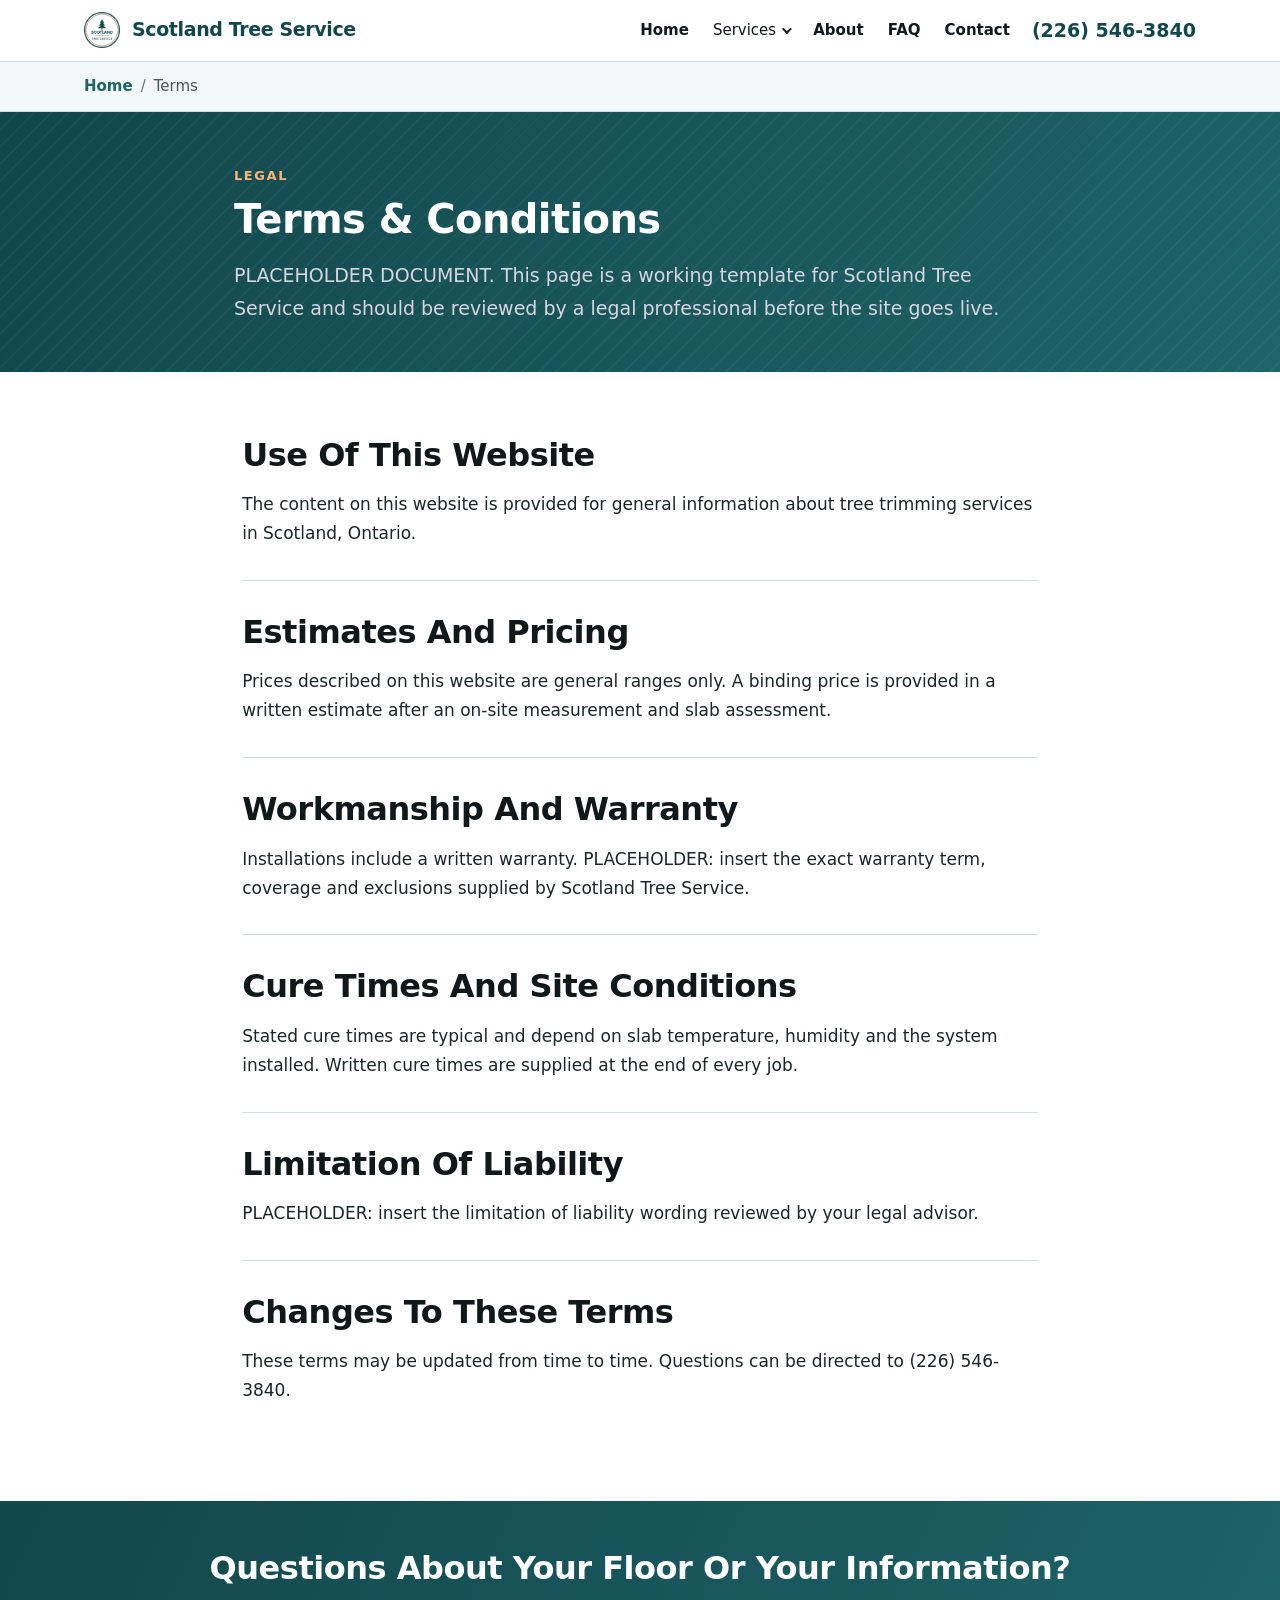
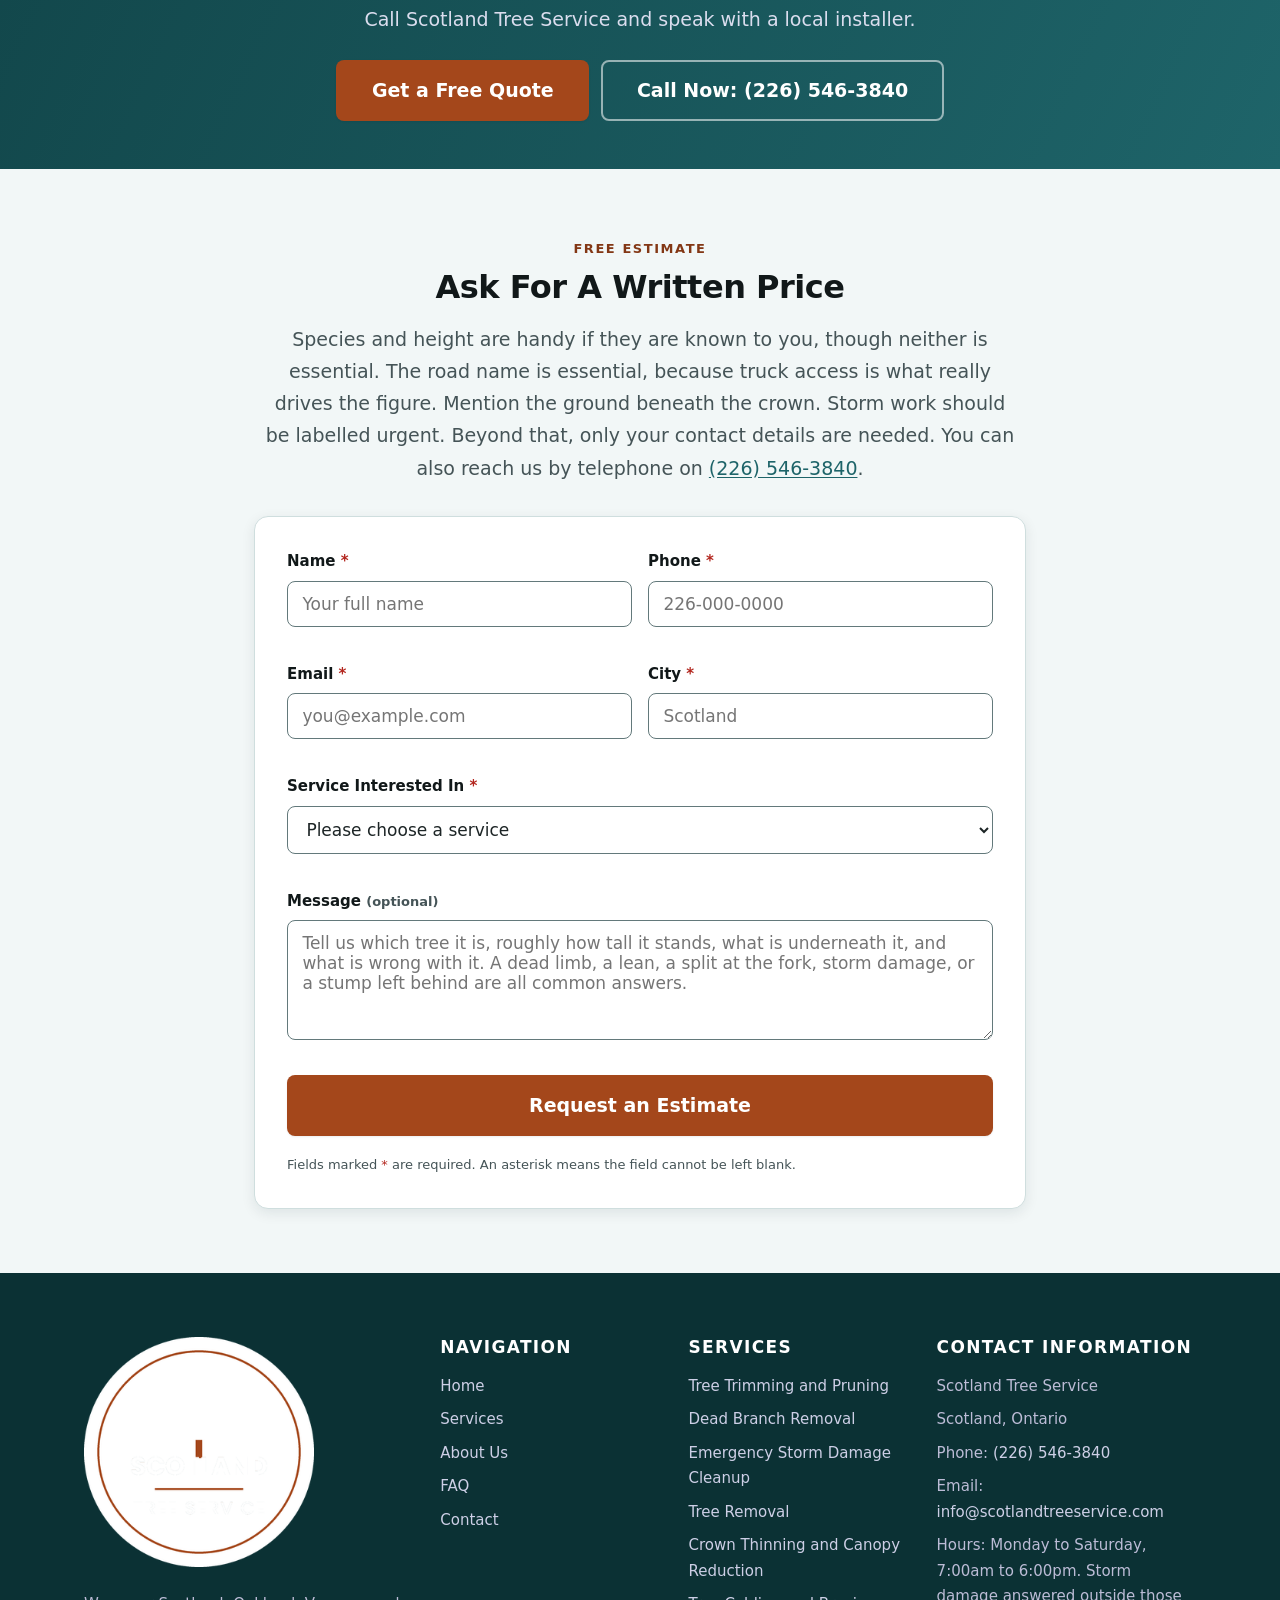
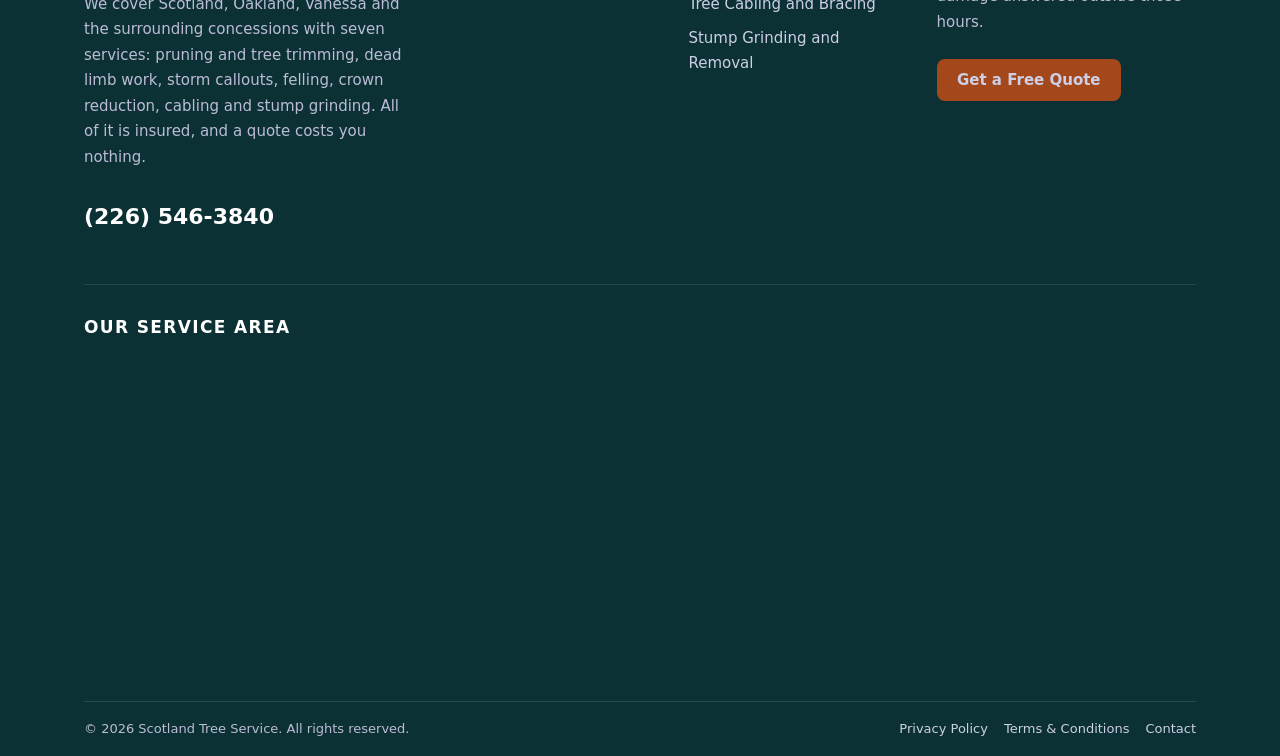
<file: site/terms.html>
<!DOCTYPE html>
<html lang="en-CA">
<head>
<meta charset="utf-8">
<meta name="viewport" content="width=device-width, initial-scale=1">
<meta name="theme-color" content="#12474B">

<!-- ===== SEO: unique title + description ===== -->
<title>Terms &amp; Conditions | Scotland, Ontario</title>
<meta name="description" content="Terms and conditions placeholder for the Scotland Tree Service website. Call us at (226) 546-3840 for estimate and warranty details.">
<meta name="robots" content="noindex, follow">
<meta name="author" content="Scotland Tree Service">
<meta name="geo.region" content="CA-ON">
<meta name="geo.placename" content="Scotland, Ontario">

<link rel="canonical" href="https://www.scotlandtreeservice.com/terms">

<!-- ===== Open Graph / social sharing ===== -->
<meta property="og:type" content="website">
<meta property="og:site_name" content="Scotland Tree Service">
<meta property="og:locale" content="en_CA">
<meta property="og:title" content="Terms &amp; Conditions | Scotland, Ontario">
<meta property="og:description" content="Terms and conditions placeholder for the Scotland Tree Service website. Call us at (226) 546-3840 for estimate and warranty details.">
<meta property="og:url" content="https://www.scotlandtreeservice.com/terms">
<meta property="og:image" content="https://www.scotlandtreeservice.com/images/og-image.jpg">
<meta property="og:image:width" content="1200">
<meta property="og:image:height" content="630">
<meta property="og:image:type" content="image/jpeg">
<meta property="og:image:alt" content="Scotland Tree Service - tree trimming in Scotland, Ontario">
<meta name="twitter:card" content="summary_large_image">
<meta name="twitter:title" content="Terms &amp; Conditions | Scotland, Ontario">
<meta name="twitter:description" content="Terms and conditions placeholder for the Scotland Tree Service website. Call us at (226) 546-3840 for estimate and warranty details.">
<meta name="twitter:image" content="https://www.scotlandtreeservice.com/images/og-image.jpg">

<!-- Fingerprinted. _headers caches /images/* for a year as immutable, and
     unlike the photographs these filenames never change - so without a
     ?v=<hash> a rebranded favicon can never reach anyone who already
     visited. Browsers ignore reloads for immutable assets; only a new URL
     works. -->
<link rel="icon" href="images/favicon.ico?v=dc7d6154" sizes="any">
<link rel="icon" type="image/png" sizes="32x32" href="images/icon-32.png?v=fe511a99">
<link rel="icon" type="image/png" sizes="16x16" href="images/icon-16.png?v=2eeb1114">
<link rel="apple-touch-icon" sizes="180x180" href="images/icon-180.png?v=2347e97f">
<link rel="manifest" href="site.webmanifest">
<link rel="stylesheet" href="style.css?v=99626802">
<script src="script.js?v=3b63bb79" defer></script>

<!-- ===== Schema.org: Local Business ===== -->
<script type="application/ld+json">
{
  "@context": "https://schema.org",
  "@type": "HomeAndConstructionBusiness",
  "@id": "https://www.scotlandtreeservice.com/#business",
  "name": "Scotland Tree Service",
  "description": "Tree trimming, tree removal and emergency storm damage cleanup for homes and property owners in Scotland, Ontario and the County of Brant.",
  "url": "https://www.scotlandtreeservice.com/",
  "telephone": "(226) 546-3840",
  "email": "info@scotlandtreeservice.com",
  "image": "https://www.scotlandtreeservice.com/images/og-image.jpg",
  "logo": "https://www.scotlandtreeservice.com/images/logo.png",
  "priceRange": "$$",
  "address": {
    "@type": "PostalAddress",
    "addressLocality": "Scotland",
    "addressRegion": "ON",
    "addressCountry": "CA"
  },
  "geo": {
    "@type": "GeoCoordinates",
    "latitude": "43.0246",
    "longitude": "-80.3743"
  },
  "openingHoursSpecification": [
    {
      "@type": "OpeningHoursSpecification",
      "dayOfWeek": [
        "Monday",
        "Tuesday",
        "Wednesday",
        "Thursday",
        "Friday",
        "Saturday"
      ],
      "opens": "07:00",
      "closes": "18:00"
    }
  ],
  "areaServed": [
    {
      "@type": "City",
      "name": "Scotland"
    },
    {
      "@type": "City",
      "name": "Oakland"
    },
    {
      "@type": "City",
      "name": "East Oakland"
    },
    {
      "@type": "City",
      "name": "Vanessa"
    },
    {
      "@type": "City",
      "name": "Maple Grove"
    },
    {
      "@type": "City",
      "name": "Four Ponds Corners"
    },
    {
      "@type": "City",
      "name": "Boston"
    },
    {
      "@type": "City",
      "name": "Waterford"
    },
    {
      "@type": "City",
      "name": "Norwich"
    }
  ],
  "hasOfferCatalog": {
    "@type": "OfferCatalog",
    "name": "Tree Trimming and Tree Removal Services",
    "itemListElement": [
      {
        "@type": "Offer",
        "itemOffered": {
          "@type": "Service",
          "name": "Tree Trimming and Pruning"
        }
      },
      {
        "@type": "Offer",
        "itemOffered": {
          "@type": "Service",
          "name": "Dead Branch Removal"
        }
      },
      {
        "@type": "Offer",
        "itemOffered": {
          "@type": "Service",
          "name": "Emergency Storm Damage Cleanup"
        }
      },
      {
        "@type": "Offer",
        "itemOffered": {
          "@type": "Service",
          "name": "Tree Removal"
        }
      },
      {
        "@type": "Offer",
        "itemOffered": {
          "@type": "Service",
          "name": "Crown Thinning and Canopy Reduction"
        }
      },
      {
        "@type": "Offer",
        "itemOffered": {
          "@type": "Service",
          "name": "Tree Cabling and Bracing"
        }
      },
      {
        "@type": "Offer",
        "itemOffered": {
          "@type": "Service",
          "name": "Stump Grinding and Removal"
        }
      }
    ]
  }
}
</script>
<script type="application/ld+json">
{
  "@context": "https://schema.org",
  "@type": "BreadcrumbList",
  "itemListElement": [
    {
      "@type": "ListItem",
      "position": 1,
      "name": "Home",
      "item": "https://www.scotlandtreeservice.com/"
    },
    {
      "@type": "ListItem",
      "position": 2,
      "name": "Terms",
      "item": "https://www.scotlandtreeservice.com/"
    }
  ]
}
</script>
</head>
<body>
<a class="skip-link" href="#main">Skip to main content</a>

<header class="site-header site-header--compact">
  <div class="container site-header__inner">
    <a class="logo" href="/" aria-label="Scotland Tree Service home page">
      <img src="images/icon-96.png" alt="Scotland Tree Service logo"
           width="36" height="36" fetchpriority="high">
      <span class="logo__text">
        <span class="logo__name">Scotland Tree Service</span>
      </span>
    </a>
    <button class="nav-burger" type="button" aria-expanded="false"
            aria-controls="primary-nav" aria-label="Open main menu">
      <span></span><span></span><span></span>
    </button>
    <nav class="nav" id="primary-nav" aria-label="Main navigation">
      <ul class="nav__list">
        <li><a class="nav__link" href="/">Home</a></li>
        <li class="nav__item--has-menu">
          <button class="nav__link nav__toggle" type="button"
                  aria-expanded="false" aria-controls="services-menu">Services</button>
          <ul class="nav__submenu" id="services-menu">
            <li><a href="/services">All Services</a></li>
            <li><a href="/tree-trimming-and-pruning">Tree Trimming and Pruning</a></li>
            <li><a href="/dead-branch-removal">Dead Branch Removal</a></li>
            <li><a href="/emergency-storm-damage-cleanup">Emergency Storm Damage Cleanup</a></li>
            <li><a href="/tree-removal">Tree Removal</a></li>
            <li><a href="/crown-thinning-and-canopy-reduction">Crown Thinning and Canopy Reduction</a></li>
            <li><a href="/tree-cabling-and-bracing">Tree Cabling and Bracing</a></li>
            <li><a href="/stump-grinding-and-removal">Stump Grinding and Removal</a></li>
          </ul>
        </li>
        <li><a class="nav__link" href="/about">About</a></li>
        <li><a class="nav__link" href="/faq">FAQ</a></li>
        <li><a class="nav__link" href="/contact">Contact</a></li>
      </ul>
      <div class="header-cta">
        <a class="site-header__tel" href="tel:+12265463840">(226) 546-3840</a>
      </div>
    </nav>
  </div>
</header>

<!-- ============================= BREADCRUMBS ============================= -->
<nav class="breadcrumbs" aria-label="Breadcrumb">
  <div class="container">
    <ol>
      <li><a href="/">Home</a></li><li><span aria-current="page">Terms</span></li>
    </ol>
  </div>
</nav>

<main id="main">

<section class="hero hero--page" aria-labelledby="hero-heading">
  <div class="container hero__inner">
    <div class="hero__intro">
      <span class="eyebrow" style="color:#ffb37a;">Legal</span>
      <h1 id="hero-heading">Terms &amp; Conditions</h1>
      <p>PLACEHOLDER DOCUMENT. This page is a working template for Scotland Tree Service and should be
         reviewed by a legal professional before the site goes live.</p>
    </div>
  </div>
</section>

<section class="section">
  <div class="container container--narrow prose">
      <section class="content-block">
        <h2>Use Of This Website</h2>
        <p>The content on this website is provided for general information about tree trimming services in Scotland, Ontario.</p>
      </section>
      <section class="content-block">
        <h2>Estimates And Pricing</h2>
        <p>Prices described on this website are general ranges only. A binding price is provided in a written estimate after an on-site measurement and slab assessment.</p>
      </section>
      <section class="content-block">
        <h2>Workmanship And Warranty</h2>
        <p>Installations include a written warranty. PLACEHOLDER: insert the exact warranty term, coverage and exclusions supplied by Scotland Tree Service.</p>
      </section>
      <section class="content-block">
        <h2>Cure Times And Site Conditions</h2>
        <p>Stated cure times are typical and depend on slab temperature, humidity and the system installed. Written cure times are supplied at the end of every job.</p>
      </section>
      <section class="content-block">
        <h2>Limitation Of Liability</h2>
        <p>PLACEHOLDER: insert the limitation of liability wording reviewed by your legal advisor.</p>
      </section>
      <section class="content-block">
        <h2>Changes To These Terms</h2>
        <p>These terms may be updated from time to time. Questions can be directed to (226) 546-3840.</p>
      </section>
    </div>
  </div>
</section>


<!-- ============================= CTA BAND ============================= -->
<section class="cta-band" aria-label="Contact call to action">
  <div class="container">
    <h2>Questions About Your Floor Or Your Information?</h2>
    <p>Call Scotland Tree Service and speak with a local installer.</p>
    <div class="btn-row is-centered">
        <a class="btn btn--primary btn--lg" href="#quote">Get a Free Quote</a>
        <a class="btn btn--ghost btn--lg" href="tel:+12265463840">Call Now: (226) 546-3840</a>
    </div>
  </div>
</section>



<!-- ============================= LEAD INTAKE FORM ============================= -->
<section class="section section--alt" id="quote" aria-labelledby="quote-heading">
  <div class="container container--narrow">
    <div class="section-head is-centered">
      <span class="eyebrow">Free Estimate</span>
      <h2 id="quote-heading">Ask For A Written Price</h2>
      <p class="lead">Species and height are handy if they are known to you, though neither is essential. The road name is essential, because truck access is what really drives the figure. Mention the ground beneath the crown. Storm work should be labelled urgent. Beyond that, only your contact details are needed.
        You can also reach us by telephone on <a href="tel:+12265463840">(226) 546-3840</a>.</p>
    </div>

    <div class="form-wrap">
      <!-- Success message: revealed by script.js after successful validation -->
      <div class="form-success" role="status" aria-live="polite">
        <div>
          <strong>Thanks &mdash; your request has been received.</strong>
          That has reached us. Somebody will get back to you on the next working day.
          For anything urgent, call <a href="tel:+12265463840">(226) 546-3840</a>.
        </div>
      </div>

      <!-- BACKEND: set SHEET_ENDPOINT in script.js to deliver these to your Google Sheet. -->
      <form class="lead-form" action="#" method="post" novalidate
            data-source="Terms &amp; Conditions" aria-labelledby="quote-heading">
        <div class="form-grid">

          <div class="field">
            <label for="lf-name">Name <span class="req" aria-hidden="true">*</span></label>
            <input type="text" id="lf-name" name="name" autocomplete="name"
                   data-label="Name" placeholder="Your full name" required>
            <span class="field__error" aria-live="polite"></span>
          </div>

          <div class="field">
            <label for="lf-phone">Phone <span class="req" aria-hidden="true">*</span></label>
            <input type="tel" id="lf-phone" name="phone" autocomplete="tel"
                   data-label="Phone" placeholder="226-000-0000" required>
            <span class="field__error" aria-live="polite"></span>
          </div>

          <div class="field">
            <label for="lf-email">Email <span class="req" aria-hidden="true">*</span></label>
            <input type="email" id="lf-email" name="email" autocomplete="email"
                   data-label="Email" placeholder="you@example.com" required>
            <span class="field__error" aria-live="polite"></span>
          </div>

          <div class="field">
            <label for="lf-city">City <span class="req" aria-hidden="true">*</span></label>
            <input type="text" id="lf-city" name="city" autocomplete="address-level2"
                   data-label="City" placeholder="Scotland" required>
            <span class="field__error" aria-live="polite"></span>
          </div>

          <div class="field field--full">
            <label for="lf-service">Service Interested In <span class="req" aria-hidden="true">*</span></label>
            <select id="lf-service" name="service" data-label="Service interested in" required>
            <option value="">Please choose a service</option>
            <option value="Tree trimming or pruning">Tree trimming or pruning</option>
            <option value="Dead or hanging branches">Dead or hanging branches</option>
            <option value="Storm damage - urgent">Storm damage - urgent</option>
            <option value="Tree removal">Tree removal</option>
            <option value="Crown thinning or height reduction">Crown thinning or height reduction</option>
            <option value="Cabling or bracing a weak tree">Cabling or bracing a weak tree</option>
            <option value="Stump grinding">Stump grinding</option>
            <option value="Not sure - please advise">Not sure - please advise</option>
            </select>
            <span class="field__error" aria-live="polite"></span>
          </div>

          <div class="field field--full">
            <label for="lf-message">Message <span class="field__optional">(optional)</span></label>
            <textarea id="lf-message" name="message" data-label="Message"
                      
                      placeholder="Tell us which tree it is, roughly how tall it stands, what is underneath it, and what is wrong with it. A dead limb, a lean, a split at the fork, storm damage, or a stump left behind are all common answers."></textarea>
            <span class="field__error" aria-live="polite"></span>
          </div>

          <!-- Honeypot: hidden from people, filled in by bots. Not a real field. -->
          <div class="field field--full" aria-hidden="true"
               style="position:absolute;left:-9999px;width:1px;height:1px;overflow:hidden;">
            <label for="lf-botcheck">Leave this field empty</label>
            <input type="text" id="lf-botcheck" name="botcheck" tabindex="-1" autocomplete="off">
          </div>

          <div class="field field--full">
            <button class="btn btn--primary btn--lg btn--block" type="submit">Request an Estimate</button>
            <p class="form-note">Fields marked <span class="req" aria-hidden="true">*</span> are required.
              An asterisk means the field cannot be left blank.</p>
          </div>

        </div>
      </form>
    </div>
  </div>
</section>

</main>

<!-- ============================= FOOTER ============================= -->
<footer class="site-footer">
  <div class="container">
    <div class="footer-grid">

      <div class="footer-brand">
        <a class="footer-logo" href="/" aria-label="Scotland Tree Service home page">
          <img src="images/wordmark-light-300.png"
               alt="Scotland Tree Service" width="300" height="310" loading="lazy">
        </a>
        <p>We cover Scotland, Oakland, Vanessa and the surrounding concessions with seven services: pruning and tree trimming, dead limb work, storm callouts, felling, crown reduction, cabling and stump grinding. All of it is insured, and a quote costs you nothing.</p>
        <a class="footer-phone" href="tel:+12265463840">(226) 546-3840</a>
      </div>

      <nav aria-labelledby="footer-nav-heading">
        <h3 id="footer-nav-heading">Navigation</h3>
        <ul class="footer-list">
          <li><a href="/">Home</a></li>
          <li><a href="/services">Services</a></li>
          <li><a href="/about">About Us</a></li>
          <li><a href="/faq">FAQ</a></li>
          <li><a href="/contact">Contact</a></li>
        </ul>
      </nav>

      <nav aria-labelledby="footer-svc-heading">
        <h3 id="footer-svc-heading">Services</h3>
        <ul class="footer-list"><li><a href="/tree-trimming-and-pruning">Tree Trimming and Pruning</a></li><li><a href="/dead-branch-removal">Dead Branch Removal</a></li><li><a href="/emergency-storm-damage-cleanup">Emergency Storm Damage Cleanup</a></li><li><a href="/tree-removal">Tree Removal</a></li><li><a href="/crown-thinning-and-canopy-reduction">Crown Thinning and Canopy Reduction</a></li><li><a href="/tree-cabling-and-bracing">Tree Cabling and Bracing</a></li><li><a href="/stump-grinding-and-removal">Stump Grinding and Removal</a></li></ul>
      </nav>

      <div>
        <h3>Contact Information</h3>
        <ul class="footer-list">
          <li>Scotland Tree Service</li>
          <li>Scotland, Ontario</li>
          <li>Phone: <a href="tel:+12265463840">(226) 546-3840</a></li>
          <li>Email: <a href="mailto:info@scotlandtreeservice.com">info@scotlandtreeservice.com</a></li>
          <li>Hours: Monday to Saturday, 7:00am to 6:00pm. Storm damage answered outside those hours.</li>
        </ul>
        <div class="btn-row">
          <a class="btn btn--primary btn--sm" href="#quote">Get a Free Quote</a>
        </div>
      </div>

    </div>

    <!-- Service area map.
         The embed ships from Google at a fixed 600x450. Those attributes are
         kept so the browser reserves the right box before the frame loads and
         the footer does not jump, but CSS overrides the rendered size to fill
         the container. loading="lazy" is deliberate: this is the last thing on
         the page and it must not cost anything on first paint. -->
    <section class="footer-map" aria-labelledby="footer-map-heading">
      <h3 id="footer-map-heading">Our Service Area</h3>
      <iframe
        title="Map of the the County of Brant service area covered by Scotland Tree Service"
        src="https://www.google.com/maps/embed?pb=!1m3!2m1!1sScotland,+Ontario,+Canada!6i14"
        width="600" height="450" loading="lazy" allowfullscreen=""
        referrerpolicy="strict-origin-when-cross-origin"></iframe>
    </section>

    <div class="footer-bottom">
      <p style="margin:0;">&copy; <span data-year>2026</span> Scotland Tree Service. All rights reserved.</p>
      <ul class="footer-legal">
        <li><a href="/privacy-policy">Privacy Policy</a></li>
        <li><a href="/terms">Terms &amp; Conditions</a></li>
        <li><a href="/contact">Contact</a></li>
      </ul>
    </div>
  </div>
</footer>

<!-- Sticky mobile call bar -->
<div class="call-bar" role="region" aria-label="Quick contact">
  <a class="btn btn--primary" href="tel:+12265463840">Call Now</a>
  <a class="btn btn--secondary" href="#quote">Get a Free Quote</a>
</div>

<!-- Scroll to top -->
<button class="to-top" type="button" aria-label="Scroll back to top of page">
  <svg viewBox="0 0 24 24" aria-hidden="true" focusable="false"><path d="M12 4l8 8h-5v8H9v-8H4z"/></svg>
</button>

</body>
</html>
</file>
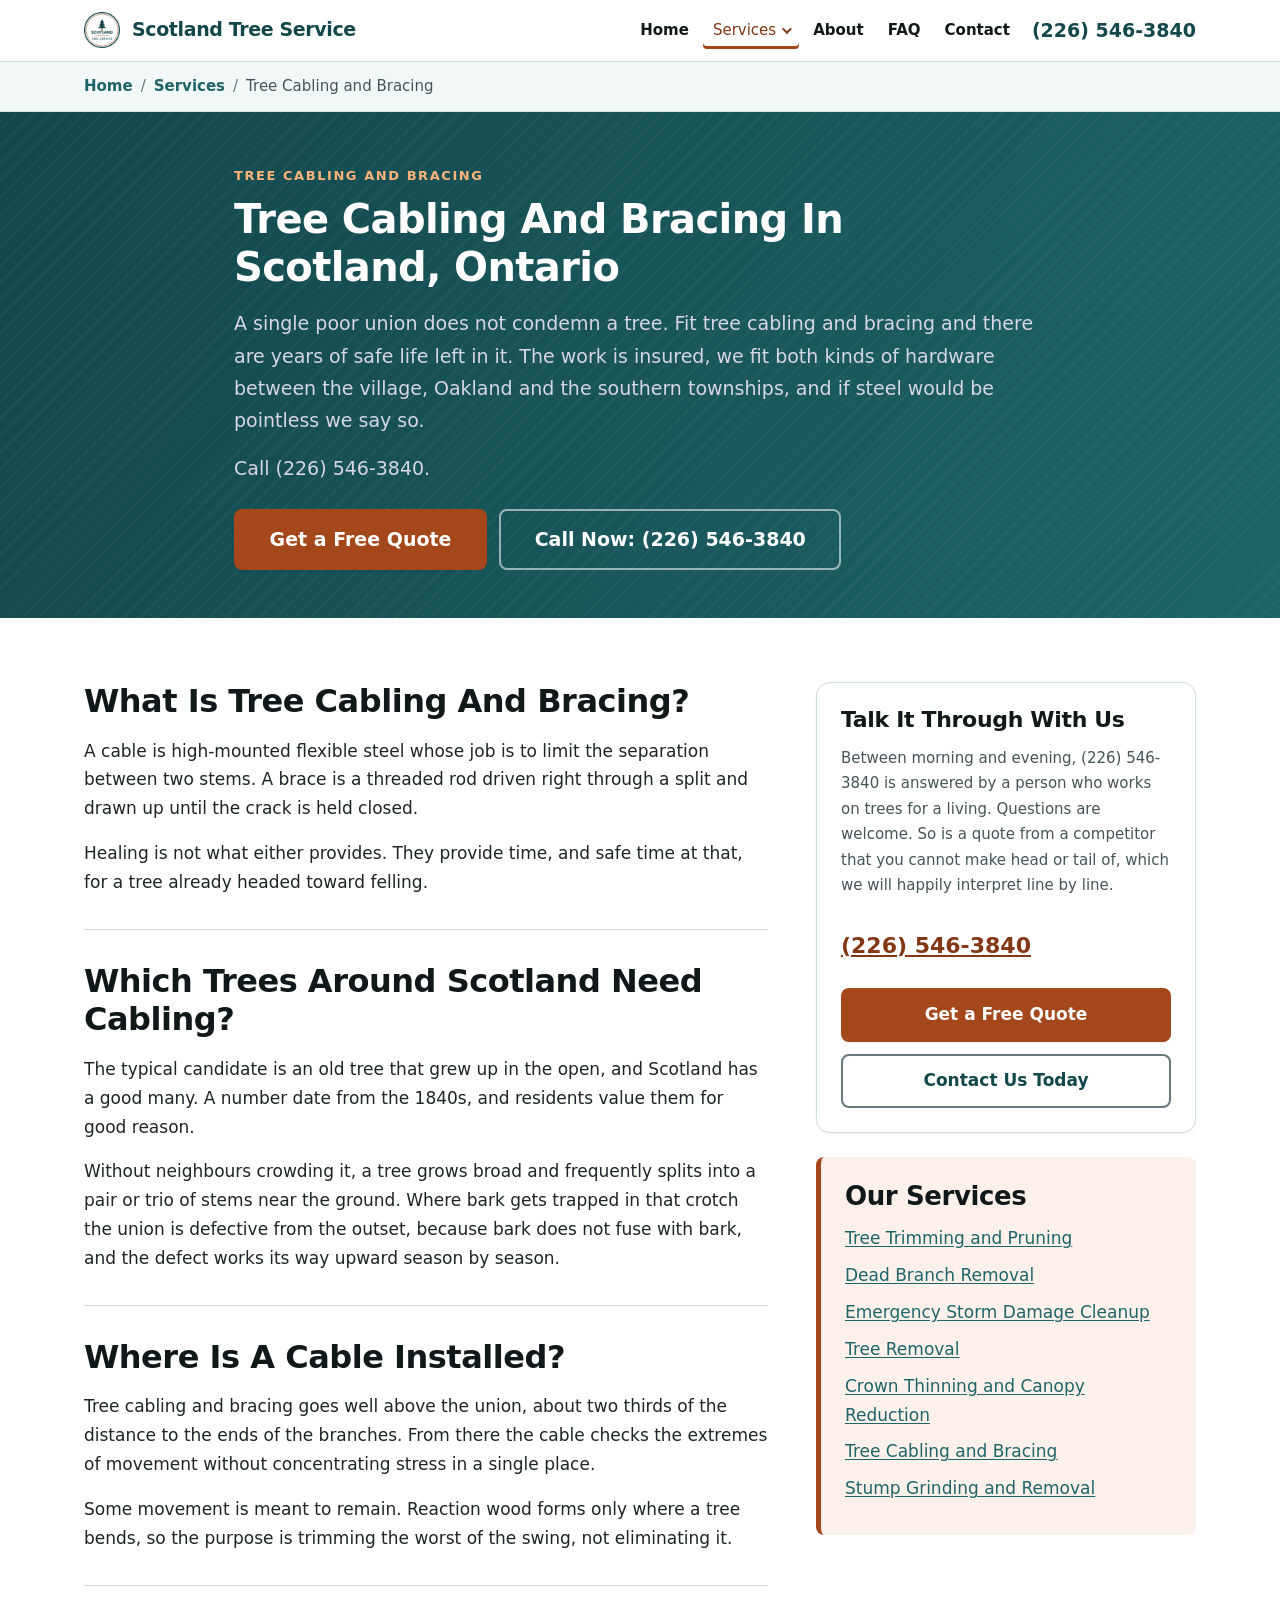
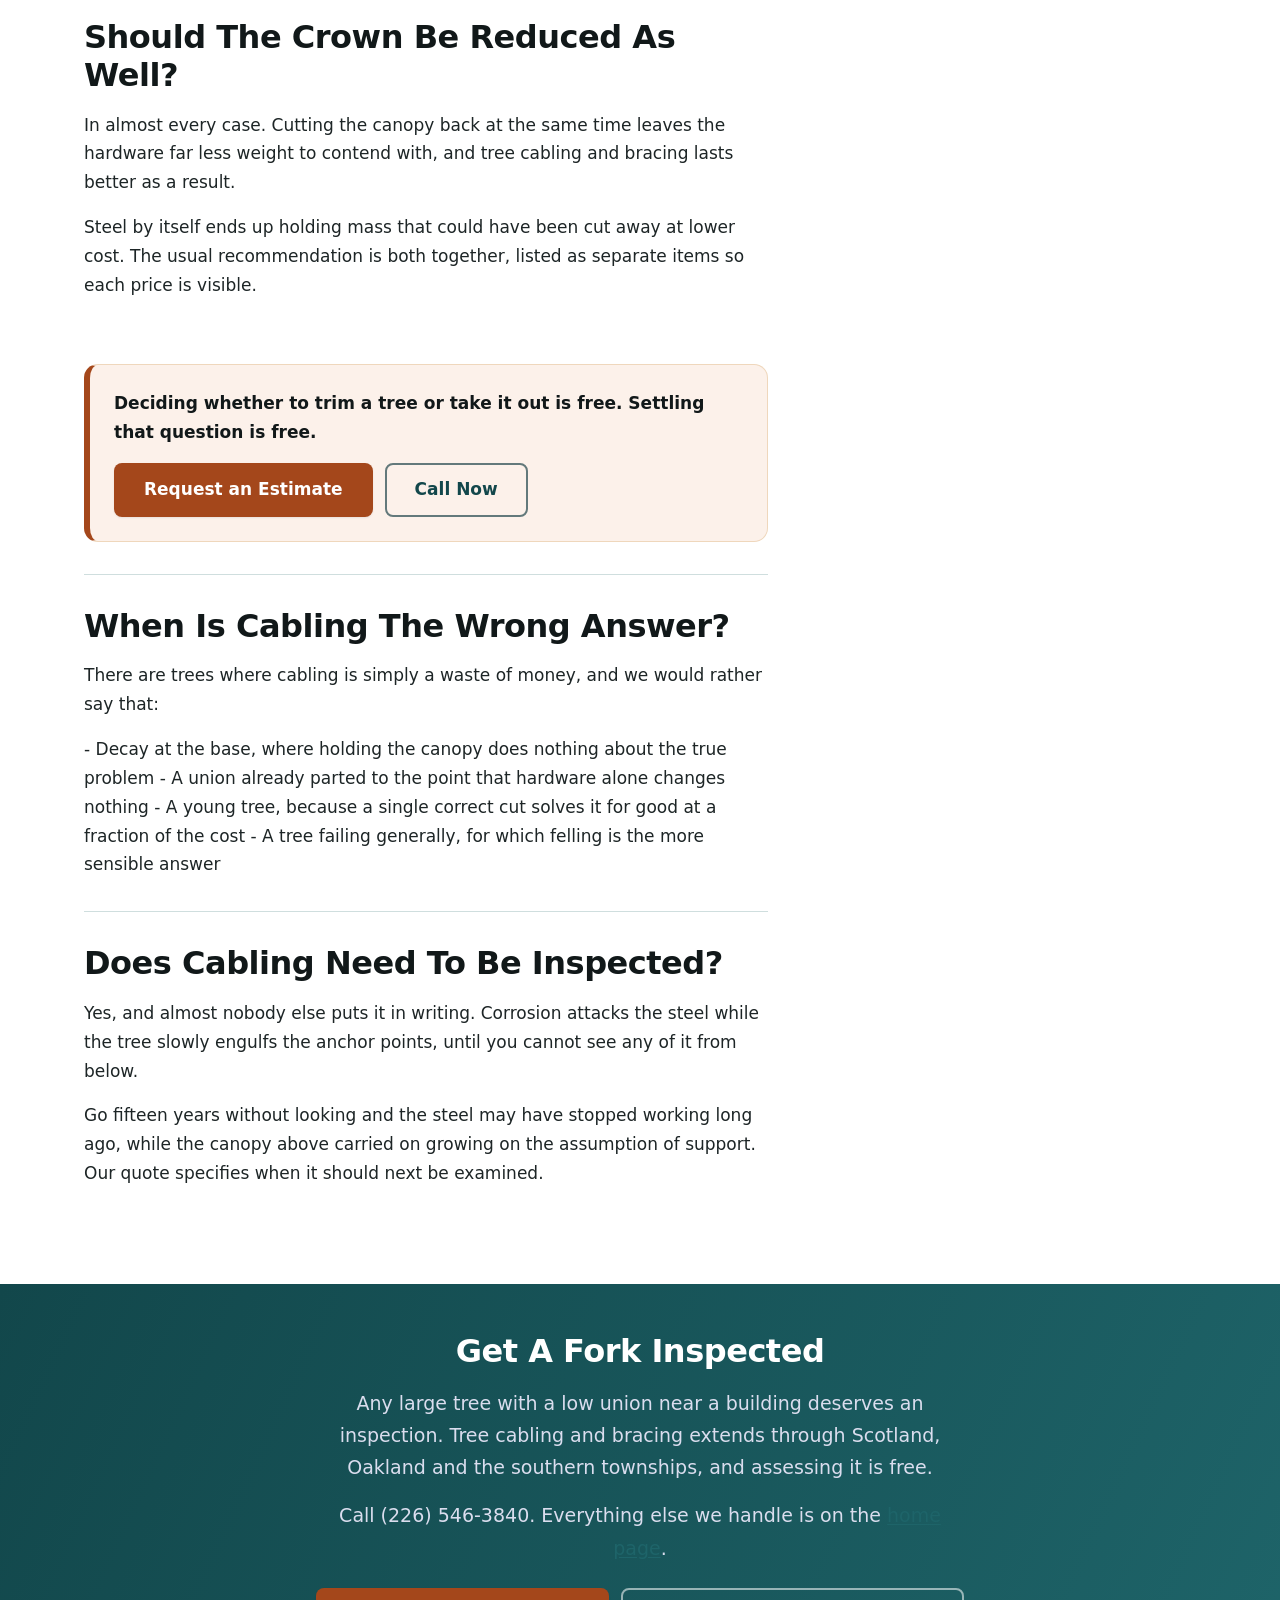
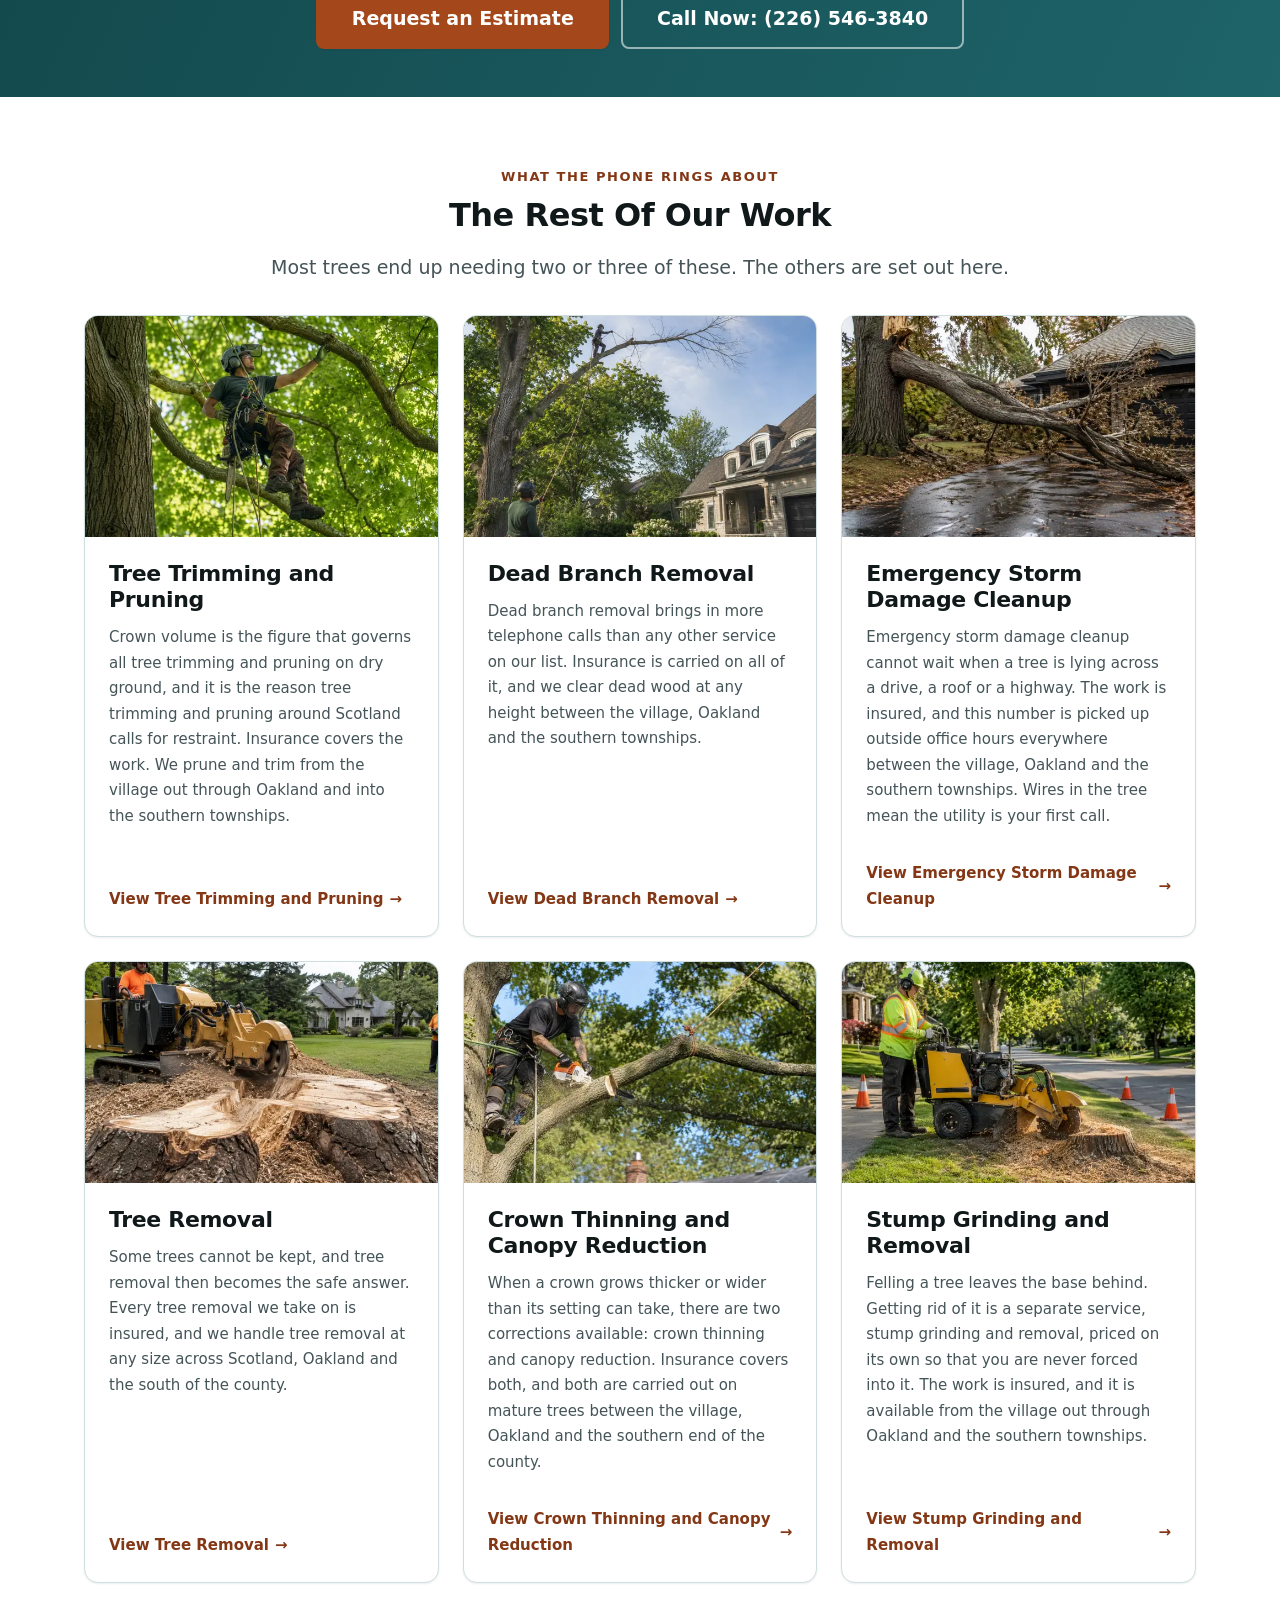
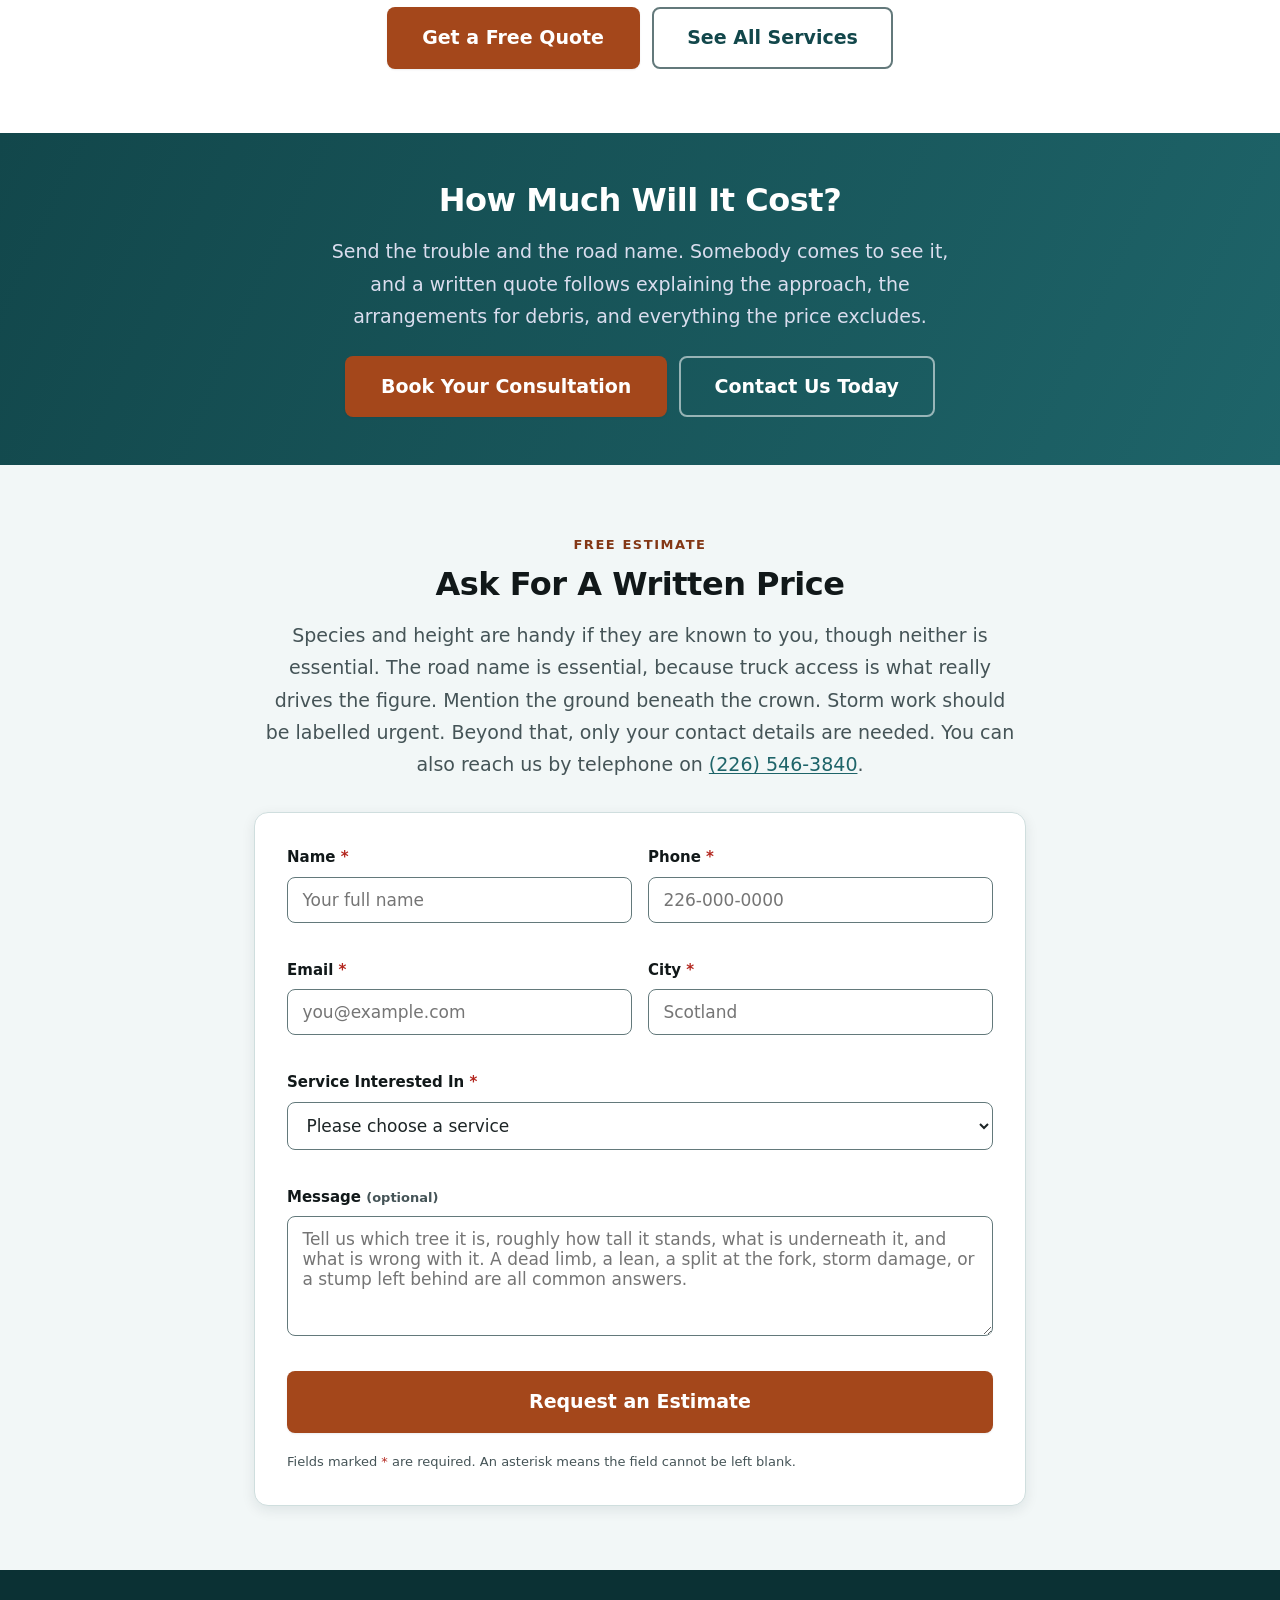
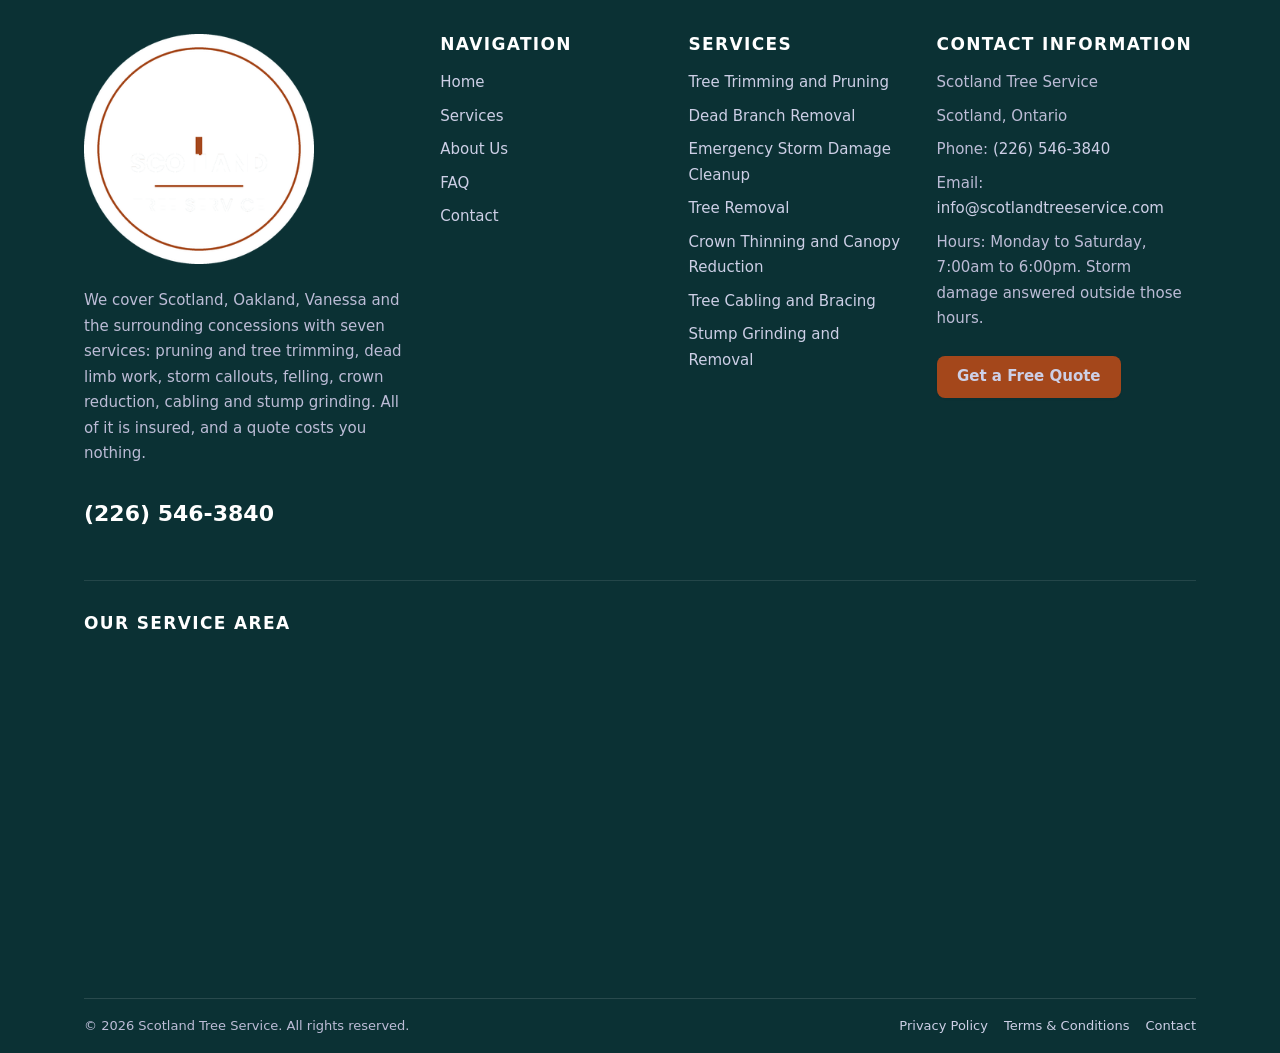
<file: site/tree-cabling-and-bracing.html>
<!DOCTYPE html>
<html lang="en-CA">
<head>
<meta charset="utf-8">
<meta name="viewport" content="width=device-width, initial-scale=1">
<meta name="theme-color" content="#12474B">

<!-- ===== SEO: unique title + description ===== -->
<title>Tree Cabling and Bracing | Scotland, Ontario</title>
<meta name="description" content="Tree cabling and bracing for old village trees in Scotland, Ontario. Free assessment and a written inspection interval. Call (226) 546-3840.">
<meta name="robots" content="index, follow, max-image-preview:large">
<meta name="author" content="Scotland Tree Service">
<meta name="geo.region" content="CA-ON">
<meta name="geo.placename" content="Scotland, Ontario">

<link rel="canonical" href="https://www.scotlandtreeservice.com/tree-cabling-and-bracing">

<!-- ===== Open Graph / social sharing ===== -->
<meta property="og:type" content="website">
<meta property="og:site_name" content="Scotland Tree Service">
<meta property="og:locale" content="en_CA">
<meta property="og:title" content="Tree Cabling and Bracing | Scotland, Ontario">
<meta property="og:description" content="Tree cabling and bracing for old village trees in Scotland, Ontario. Free assessment and a written inspection interval. Call (226) 546-3840.">
<meta property="og:url" content="https://www.scotlandtreeservice.com/tree-cabling-and-bracing">
<meta property="og:image" content="https://www.scotlandtreeservice.com/images/og-image.jpg">
<meta property="og:image:width" content="1200">
<meta property="og:image:height" content="630">
<meta property="og:image:type" content="image/jpeg">
<meta property="og:image:alt" content="Scotland Tree Service - tree trimming in Scotland, Ontario">
<meta name="twitter:card" content="summary_large_image">
<meta name="twitter:title" content="Tree Cabling and Bracing | Scotland, Ontario">
<meta name="twitter:description" content="Tree cabling and bracing for old village trees in Scotland, Ontario. Free assessment and a written inspection interval. Call (226) 546-3840.">
<meta name="twitter:image" content="https://www.scotlandtreeservice.com/images/og-image.jpg">

<!-- Fingerprinted. _headers caches /images/* for a year as immutable, and
     unlike the photographs these filenames never change - so without a
     ?v=<hash> a rebranded favicon can never reach anyone who already
     visited. Browsers ignore reloads for immutable assets; only a new URL
     works. -->
<link rel="icon" href="images/favicon.ico?v=dc7d6154" sizes="any">
<link rel="icon" type="image/png" sizes="32x32" href="images/icon-32.png?v=fe511a99">
<link rel="icon" type="image/png" sizes="16x16" href="images/icon-16.png?v=2eeb1114">
<link rel="apple-touch-icon" sizes="180x180" href="images/icon-180.png?v=2347e97f">
<link rel="manifest" href="site.webmanifest">
<link rel="stylesheet" href="style.css?v=99626802">
<script src="script.js?v=3b63bb79" defer></script>

<!-- ===== Schema.org: Local Business ===== -->
<script type="application/ld+json">
{
  "@context": "https://schema.org",
  "@type": "HomeAndConstructionBusiness",
  "@id": "https://www.scotlandtreeservice.com/#business",
  "name": "Scotland Tree Service",
  "description": "Tree trimming, tree removal and emergency storm damage cleanup for homes and property owners in Scotland, Ontario and the County of Brant.",
  "url": "https://www.scotlandtreeservice.com/",
  "telephone": "(226) 546-3840",
  "email": "info@scotlandtreeservice.com",
  "image": "https://www.scotlandtreeservice.com/images/og-image.jpg",
  "logo": "https://www.scotlandtreeservice.com/images/logo.png",
  "priceRange": "$$",
  "address": {
    "@type": "PostalAddress",
    "addressLocality": "Scotland",
    "addressRegion": "ON",
    "addressCountry": "CA"
  },
  "geo": {
    "@type": "GeoCoordinates",
    "latitude": "43.0246",
    "longitude": "-80.3743"
  },
  "openingHoursSpecification": [
    {
      "@type": "OpeningHoursSpecification",
      "dayOfWeek": [
        "Monday",
        "Tuesday",
        "Wednesday",
        "Thursday",
        "Friday",
        "Saturday"
      ],
      "opens": "07:00",
      "closes": "18:00"
    }
  ],
  "areaServed": [
    {
      "@type": "City",
      "name": "Scotland"
    },
    {
      "@type": "City",
      "name": "Oakland"
    },
    {
      "@type": "City",
      "name": "East Oakland"
    },
    {
      "@type": "City",
      "name": "Vanessa"
    },
    {
      "@type": "City",
      "name": "Maple Grove"
    },
    {
      "@type": "City",
      "name": "Four Ponds Corners"
    },
    {
      "@type": "City",
      "name": "Boston"
    },
    {
      "@type": "City",
      "name": "Waterford"
    },
    {
      "@type": "City",
      "name": "Norwich"
    }
  ],
  "hasOfferCatalog": {
    "@type": "OfferCatalog",
    "name": "Tree Trimming and Tree Removal Services",
    "itemListElement": [
      {
        "@type": "Offer",
        "itemOffered": {
          "@type": "Service",
          "name": "Tree Trimming and Pruning"
        }
      },
      {
        "@type": "Offer",
        "itemOffered": {
          "@type": "Service",
          "name": "Dead Branch Removal"
        }
      },
      {
        "@type": "Offer",
        "itemOffered": {
          "@type": "Service",
          "name": "Emergency Storm Damage Cleanup"
        }
      },
      {
        "@type": "Offer",
        "itemOffered": {
          "@type": "Service",
          "name": "Tree Removal"
        }
      },
      {
        "@type": "Offer",
        "itemOffered": {
          "@type": "Service",
          "name": "Crown Thinning and Canopy Reduction"
        }
      },
      {
        "@type": "Offer",
        "itemOffered": {
          "@type": "Service",
          "name": "Tree Cabling and Bracing"
        }
      },
      {
        "@type": "Offer",
        "itemOffered": {
          "@type": "Service",
          "name": "Stump Grinding and Removal"
        }
      }
    ]
  }
}
</script>
<script type="application/ld+json">
{
  "@context": "https://schema.org",
  "@type": "BreadcrumbList",
  "itemListElement": [
    {
      "@type": "ListItem",
      "position": 1,
      "name": "Home",
      "item": "https://www.scotlandtreeservice.com/"
    },
    {
      "@type": "ListItem",
      "position": 2,
      "name": "Services",
      "item": "https://www.scotlandtreeservice.com/services"
    },
    {
      "@type": "ListItem",
      "position": 3,
      "name": "Tree Cabling and Bracing",
      "item": "https://www.scotlandtreeservice.com/"
    }
  ]
}
</script>
<script type="application/ld+json">
{
  "@context": "https://schema.org",
  "@type": "Service",
  "serviceType": "Tree Cabling and Bracing",
  "name": "Tree Cabling And Bracing In Scotland, Ontario",
  "description": "Tree cabling and bracing for old village trees in Scotland, Ontario. Free assessment and a written inspection interval. Call (226) 546-3840.",
  "provider": {
    "@type": "HomeAndConstructionBusiness",
    "@id": "https://www.scotlandtreeservice.com/#business",
    "name": "Scotland Tree Service",
    "telephone": "(226) 546-3840"
  },
  "areaServed": {
    "@type": "City",
    "name": "Scotland, Ontario"
  },
  "url": "https://www.scotlandtreeservice.com/tree-cabling-and-bracing.html"
}
</script>
</head>
<body>
<a class="skip-link" href="#main">Skip to main content</a>

<header class="site-header site-header--compact">
  <div class="container site-header__inner">
    <a class="logo" href="/" aria-label="Scotland Tree Service home page">
      <img src="images/icon-96.png" alt="Scotland Tree Service logo"
           width="36" height="36" fetchpriority="high">
      <span class="logo__text">
        <span class="logo__name">Scotland Tree Service</span>
      </span>
    </a>
    <button class="nav-burger" type="button" aria-expanded="false"
            aria-controls="primary-nav" aria-label="Open main menu">
      <span></span><span></span><span></span>
    </button>
    <nav class="nav" id="primary-nav" aria-label="Main navigation">
      <ul class="nav__list">
        <li><a class="nav__link" href="/">Home</a></li>
        <li class="nav__item--has-menu">
          <button class="nav__link nav__toggle" type="button"
                  aria-expanded="false" aria-controls="services-menu" aria-current="page">Services</button>
          <ul class="nav__submenu" id="services-menu">
            <li><a href="/services">All Services</a></li>
            <li><a href="/tree-trimming-and-pruning">Tree Trimming and Pruning</a></li>
            <li><a href="/dead-branch-removal">Dead Branch Removal</a></li>
            <li><a href="/emergency-storm-damage-cleanup">Emergency Storm Damage Cleanup</a></li>
            <li><a href="/tree-removal">Tree Removal</a></li>
            <li><a href="/crown-thinning-and-canopy-reduction">Crown Thinning and Canopy Reduction</a></li>
            <li><a href="/tree-cabling-and-bracing" aria-current="page">Tree Cabling and Bracing</a></li>
            <li><a href="/stump-grinding-and-removal">Stump Grinding and Removal</a></li>
          </ul>
        </li>
        <li><a class="nav__link" href="/about">About</a></li>
        <li><a class="nav__link" href="/faq">FAQ</a></li>
        <li><a class="nav__link" href="/contact">Contact</a></li>
      </ul>
      <div class="header-cta">
        <a class="site-header__tel" href="tel:+12265463840">(226) 546-3840</a>
      </div>
    </nav>
  </div>
</header>

<!-- ============================= BREADCRUMBS ============================= -->
<nav class="breadcrumbs" aria-label="Breadcrumb">
  <div class="container">
    <ol>
      <li><a href="/">Home</a></li><li><a href="/services">Services</a></li><li><span aria-current="page">Tree Cabling and Bracing</span></li>
    </ol>
  </div>
</nav>

<main id="main">

<!-- ============================= HERO ============================= -->
<section class="hero hero--page" aria-labelledby="hero-heading">
  <div class="container hero__inner">
    <div class="hero__intro">
      <span class="eyebrow" style="color:#ffb37a;">Tree Cabling and Bracing</span>
      <h1 id="hero-heading">Tree Cabling And Bracing In Scotland, Ontario</h1>
      <p>A single poor union does not condemn a tree. Fit tree cabling and bracing and there are years of safe life left in it. The work is insured, we fit both kinds of hardware between the village, Oakland and the southern townships, and if steel would be pointless we say so.</p>
      <p>Call (226) 546-3840.</p>
      <div class="btn-row">
        <a class="btn btn--primary btn--lg" href="#quote">Get a Free Quote</a>
        <a class="btn btn--ghost btn--lg" href="tel:+12265463840">Call Now: (226) 546-3840</a>
      </div>
    </div>
  </div>
</section>

<!-- ============================= SERVICE DETAIL ============================= -->
<section class="section" aria-labelledby="detail-heading">
  <div class="container">
    <h2 id="detail-heading" class="visually-hidden">Tree Cabling and Bracing details</h2>
    <div class="layout-split">
      <div class="prose">
      <section class="content-block">
        <h2>What Is Tree Cabling And Bracing?</h2>
        <p>A cable is high-mounted flexible steel whose job is to limit the separation between two stems. A brace is a threaded rod driven right through a split and drawn up until the crack is held closed.</p>
        <p>Healing is not what either provides. They provide time, and safe time at that, for a tree already headed toward felling.</p>
      </section>
      <section class="content-block">
        <h2>Which Trees Around Scotland Need Cabling?</h2>
        <p>The typical candidate is an old tree that grew up in the open, and Scotland has a good many. A number date from the 1840s, and residents value them for good reason.</p>
        <p>Without neighbours crowding it, a tree grows broad and frequently splits into a pair or trio of stems near the ground. Where bark gets trapped in that crotch the union is defective from the outset, because bark does not fuse with bark, and the defect works its way upward season by season.</p>
      </section>
      <section class="content-block">
        <h2>Where Is A Cable Installed?</h2>
        <p>Tree cabling and bracing goes well above the union, about two thirds of the distance to the ends of the branches. From there the cable checks the extremes of movement without concentrating stress in a single place.</p>
        <p>Some movement is meant to remain. Reaction wood forms only where a tree bends, so the purpose is <a class="ext-link" href="https://www.stgeorgetreeservice.ca/" target="_blank" rel="noopener">trimming</a> the worst of the swing, not eliminating it.</p>
      </section>
      <section class="content-block">
        <h2>Should The Crown Be Reduced As Well?</h2>
        <p>In almost every case. Cutting the canopy back at the same time leaves the hardware far less weight to contend with, and tree cabling and bracing lasts better as a result.</p>
        <p>Steel by itself ends up holding mass that could have been cut away at lower cost. The usual recommendation is both together, listed as separate items so each price is visible.</p>
      </section>

      <!-- Mid-content conversion prompt -->
      <aside class="cta-inline" aria-label="Estimate call to action">
        <p>Deciding whether to trim a tree or take it out is free. Settling that question is free.</p>
        <div class="btn-row">
          <a class="btn btn--primary" href="#quote">Request an Estimate</a>
          <a class="btn btn--outline" href="tel:+12265463840">Call Now</a>
        </div>
      </aside>
      <section class="content-block">
        <h2>When Is Cabling The Wrong Answer?</h2>
        <p>There are trees where cabling is simply a waste of money, and we would rather say that:</p>
        <p>- Decay at the base, where holding the canopy does nothing about the true problem - A union already parted to the point that hardware alone changes nothing - A young tree, because a single correct cut solves it for good at a fraction of the cost - A tree failing generally, for which felling is the more sensible answer</p>
      </section>
      <section class="content-block">
        <h2>Does Cabling Need To Be Inspected?</h2>
        <p>Yes, and almost nobody else puts it in writing. Corrosion attacks the steel while the tree slowly engulfs the anchor points, until you cannot see any of it from below.</p>
        <p>Go fifteen years without looking and the steel may have stopped working long ago, while the canopy above carried on growing on the assumption of support. Our quote specifies when it should next be examined.</p>
      </section>
      </div>

      <!-- Sticky conversion sidebar -->
      <aside class="sidebar" aria-labelledby="sidebar-heading">
        <div class="card">
          <h3 id="sidebar-heading">Talk It Through With Us</h3>
          <p>Between morning and evening, (226) 546-3840 is answered by a person who works on trees for a living. Questions are welcome. So is a quote from a competitor that you cannot make head or tail of, which we will happily interpret line by line.</p>
          <p><a class="footer-phone" style="color:var(--color-accent-dark) !important;" href="tel:+12265463840">(226) 546-3840</a></p>
          <div class="btn-row">
            <a class="btn btn--primary btn--block" href="#quote">Get a Free Quote</a>
            <a class="btn btn--outline btn--block" href="/contact">Contact Us Today</a>
          </div>
        </div>
        <div class="panel" style="margin-top:var(--space-5);">
          <h3>Our Services</h3>
          <ul class="footer-list" style="padding:0;">
            <li><a href="/tree-trimming-and-pruning" style="color:var(--color-primary-light);">Tree Trimming and Pruning</a></li><li><a href="/dead-branch-removal" style="color:var(--color-primary-light);">Dead Branch Removal</a></li><li><a href="/emergency-storm-damage-cleanup" style="color:var(--color-primary-light);">Emergency Storm Damage Cleanup</a></li><li><a href="/tree-removal" style="color:var(--color-primary-light);">Tree Removal</a></li><li><a href="/crown-thinning-and-canopy-reduction" style="color:var(--color-primary-light);">Crown Thinning and Canopy Reduction</a></li><li><a href="/tree-cabling-and-bracing" style="color:var(--color-primary-light);">Tree Cabling and Bracing</a></li><li><a href="/stump-grinding-and-removal" style="color:var(--color-primary-light);">Stump Grinding and Removal</a></li>
          </ul>
        </div>
      </aside>

    </div>
  </div>
</section>

<!-- ============================= CLOSING CTA (from source copy) ============================= -->
<section class="cta-band" aria-labelledby="closing-heading">
  <div class="container">
    <h2 id="closing-heading">Get A Fork Inspected</h2>
    <p>Any large tree with a low union near a building deserves an inspection. Tree cabling and bracing extends through Scotland, Oakland and the southern townships, and assessing it is free.</p>
    <p>Call (226) 546-3840. Everything else we handle is on the <a href="/">home page</a>.</p>
    <div class="btn-row is-centered">
      <a class="btn btn--primary btn--lg" href="#quote">Request an Estimate</a>
      <a class="btn btn--ghost btn--lg" href="tel:+12265463840">Call Now: (226) 546-3840</a>
    </div>
  </div>
</section>


<!-- ============================= SERVICES GRID ============================= -->
<section class="section" id="services" aria-labelledby="services-heading">
  <div class="container">
    <div class="section-head is-centered">
      <span class="eyebrow">What The Phone Rings About</span>
      <h2 id="services-heading">The Rest Of Our Work</h2>
      <p class="lead">Most trees end up needing two or three of these. The others are set out here.</p>
    </div>
    <div class="grid grid--3">
      <article class="service-card">
        <div class="service-card__media">
          <picture>
            <source type="image/webp" srcset="images/service-tree-trimming-and-pruning-640.webp 640w, images/service-tree-trimming-and-pruning-960.webp 960w" sizes="(max-width: 620px) 92vw, (max-width: 1024px) 45vw, 340px">
            <img src="images/service-tree-trimming-and-pruning-640.jpg" srcset="images/service-tree-trimming-and-pruning-640.jpg 640w, images/service-tree-trimming-and-pruning-960.jpg 960w" sizes="(max-width: 620px) 92vw, (max-width: 1024px) 45vw, 340px"
                 alt="Climber tied in and working the upper growth of a mature maple" width="640" height="400" loading="lazy" decoding="async">
          </picture>
        </div>
        <div class="service-card__body">
          <h3><a href="/tree-trimming-and-pruning" style="text-decoration:none;color:inherit;">Tree Trimming and Pruning</a></h3>
          <p>Crown volume is the figure that governs all tree trimming and pruning on dry ground, and it is the reason tree trimming and pruning around Scotland calls for restraint. Insurance covers the work. We prune and trim from the village out through Oakland and into the southern townships.</p>
          <a class="service-card__link" href="/tree-trimming-and-pruning">View Tree Trimming and Pruning</a>
        </div>
      </article>
      <article class="service-card">
        <div class="service-card__media">
          <picture>
            <source type="image/webp" srcset="images/service-dead-branch-removal-640.webp 640w, images/service-dead-branch-removal-960.webp 960w" sizes="(max-width: 620px) 92vw, (max-width: 1024px) 45vw, 340px">
            <img src="images/service-dead-branch-removal-640.jpg" srcset="images/service-dead-branch-removal-640.jpg 640w, images/service-dead-branch-removal-960.jpg 960w" sizes="(max-width: 620px) 92vw, (max-width: 1024px) 45vw, 340px"
                 alt="Large broken limb caught in the crown above a lawn" width="640" height="400" loading="lazy" decoding="async">
          </picture>
        </div>
        <div class="service-card__body">
          <h3><a href="/dead-branch-removal" style="text-decoration:none;color:inherit;">Dead Branch Removal</a></h3>
          <p>Dead branch removal brings in more telephone calls than any other service on our list. Insurance is carried on all of it, and we clear dead wood at any height between the village, Oakland and the southern townships.</p>
          <a class="service-card__link" href="/dead-branch-removal">View Dead Branch Removal</a>
        </div>
      </article>
      <article class="service-card">
        <div class="service-card__media">
          <picture>
            <source type="image/webp" srcset="images/service-emergency-storm-damage-cleanup-640.webp 640w, images/service-emergency-storm-damage-cleanup-960.webp 960w" sizes="(max-width: 620px) 92vw, (max-width: 1024px) 45vw, 340px">
            <img src="images/service-emergency-storm-damage-cleanup-640.jpg" srcset="images/service-emergency-storm-damage-cleanup-640.jpg 640w, images/service-emergency-storm-damage-cleanup-960.jpg 960w" sizes="(max-width: 620px) 92vw, (max-width: 1024px) 45vw, 340px"
                 alt="Storm-thrown tree resting across a fence line after a blow" width="640" height="400" loading="lazy" decoding="async">
          </picture>
        </div>
        <div class="service-card__body">
          <h3><a href="/emergency-storm-damage-cleanup" style="text-decoration:none;color:inherit;">Emergency Storm Damage Cleanup</a></h3>
          <p>Emergency storm damage cleanup cannot wait when a tree is lying across a drive, a roof or a highway. The work is insured, and this number is picked up outside office hours everywhere between the village, Oakland and the southern townships. Wires in the tree mean the utility is your first call.</p>
          <a class="service-card__link" href="/emergency-storm-damage-cleanup">View Emergency Storm Damage Cleanup</a>
        </div>
      </article>
      <article class="service-card">
        <div class="service-card__media">
          <picture>
            <source type="image/webp" srcset="images/service-tree-removal-640.webp 640w, images/service-tree-removal-960.webp 960w" sizes="(max-width: 620px) 92vw, (max-width: 1024px) 45vw, 340px">
            <img src="images/service-tree-removal-640.jpg" srcset="images/service-tree-removal-640.jpg 640w, images/service-tree-removal-960.jpg 960w" sizes="(max-width: 620px) 92vw, (max-width: 1024px) 45vw, 340px"
                 alt="Bucket truck raised into a roadside tree on a concession road" width="640" height="400" loading="lazy" decoding="async">
          </picture>
        </div>
        <div class="service-card__body">
          <h3><a href="/tree-removal" style="text-decoration:none;color:inherit;">Tree Removal</a></h3>
          <p>Some trees cannot be kept, and tree removal then becomes the safe answer. Every tree removal we take on is insured, and we handle tree removal at any size across Scotland, Oakland and the south of the county.</p>
          <a class="service-card__link" href="/tree-removal">View Tree Removal</a>
        </div>
      </article>
      <article class="service-card">
        <div class="service-card__media">
          <picture>
            <source type="image/webp" srcset="images/service-crown-thinning-and-canopy-reduction-640.webp 640w, images/service-crown-thinning-and-canopy-reduction-960.webp 960w" sizes="(max-width: 620px) 92vw, (max-width: 1024px) 45vw, 340px">
            <img src="images/service-crown-thinning-and-canopy-reduction-640.jpg" srcset="images/service-crown-thinning-and-canopy-reduction-640.jpg 640w, images/service-crown-thinning-and-canopy-reduction-960.jpg 960w" sizes="(max-width: 620px) 92vw, (max-width: 1024px) 45vw, 340px"
                 alt="Climber on a long horizontal limb with rigging lines set" width="640" height="400" loading="lazy" decoding="async">
          </picture>
        </div>
        <div class="service-card__body">
          <h3><a href="/crown-thinning-and-canopy-reduction" style="text-decoration:none;color:inherit;">Crown Thinning and Canopy Reduction</a></h3>
          <p>When a crown grows thicker or wider than its setting can take, there are two corrections available: crown thinning and canopy reduction. Insurance covers both, and both are carried out on mature trees between the village, Oakland and the southern end of the county.</p>
          <a class="service-card__link" href="/crown-thinning-and-canopy-reduction">View Crown Thinning and Canopy Reduction</a>
        </div>
      </article>
      <article class="service-card">
        <div class="service-card__media">
          <picture>
            <source type="image/webp" srcset="images/service-stump-grinding-and-removal-640.webp 640w, images/service-stump-grinding-and-removal-960.webp 960w" sizes="(max-width: 620px) 92vw, (max-width: 1024px) 45vw, 340px">
            <img src="images/service-stump-grinding-and-removal-640.jpg" srcset="images/service-stump-grinding-and-removal-640.jpg 640w, images/service-stump-grinding-and-removal-960.jpg 960w" sizes="(max-width: 620px) 92vw, (max-width: 1024px) 45vw, 340px"
                 alt="Ground-out stump face with the grinder alongside" width="640" height="400" loading="lazy" decoding="async">
          </picture>
        </div>
        <div class="service-card__body">
          <h3><a href="/stump-grinding-and-removal" style="text-decoration:none;color:inherit;">Stump Grinding and Removal</a></h3>
          <p>Felling a tree leaves the base behind. Getting rid of it is a separate service, stump grinding and removal, priced on its own so that you are never forced into it. The work is insured, and it is available from the village out through Oakland and the southern townships.</p>
          <a class="service-card__link" href="/stump-grinding-and-removal">View Stump Grinding and Removal</a>
        </div>
      </article>
    </div>
    <div class="btn-row is-centered">
      <a class="btn btn--primary btn--lg" href="#quote">Get a Free Quote</a>
      <a class="btn btn--outline btn--lg" href="/services">See All Services</a>
    </div>
  </div>
</section>



<!-- ============================= CTA BAND ============================= -->
<section class="cta-band" aria-label="Contact call to action">
  <div class="container">
    <h2>How Much Will It Cost?</h2>
    <p>Send the trouble and the road name. Somebody comes to see it, and a written quote follows explaining the approach, the arrangements for debris, and everything the price excludes.</p>
    <div class="btn-row is-centered">
        <a class="btn btn--primary btn--lg" href="#quote">Book Your Consultation</a>
        <a class="btn btn--ghost btn--lg" href="/contact">Contact Us Today</a>
    </div>
  </div>
</section>



<!-- ============================= LEAD INTAKE FORM ============================= -->
<section class="section section--alt" id="quote" aria-labelledby="quote-heading">
  <div class="container container--narrow">
    <div class="section-head is-centered">
      <span class="eyebrow">Free Estimate</span>
      <h2 id="quote-heading">Ask For A Written Price</h2>
      <p class="lead">Species and height are handy if they are known to you, though neither is essential. The road name is essential, because truck access is what really drives the figure. Mention the ground beneath the crown. Storm work should be labelled urgent. Beyond that, only your contact details are needed.
        You can also reach us by telephone on <a href="tel:+12265463840">(226) 546-3840</a>.</p>
    </div>

    <div class="form-wrap">
      <!-- Success message: revealed by script.js after successful validation -->
      <div class="form-success" role="status" aria-live="polite">
        <div>
          <strong>Thanks &mdash; your request has been received.</strong>
          That has reached us. Somebody will get back to you on the next working day.
          For anything urgent, call <a href="tel:+12265463840">(226) 546-3840</a>.
        </div>
      </div>

      <!-- BACKEND: set SHEET_ENDPOINT in script.js to deliver these to your Google Sheet. -->
      <form class="lead-form" action="#" method="post" novalidate
            data-source="Tree Cabling and Bracing" aria-labelledby="quote-heading">
        <div class="form-grid">

          <div class="field">
            <label for="lf-name">Name <span class="req" aria-hidden="true">*</span></label>
            <input type="text" id="lf-name" name="name" autocomplete="name"
                   data-label="Name" placeholder="Your full name" required>
            <span class="field__error" aria-live="polite"></span>
          </div>

          <div class="field">
            <label for="lf-phone">Phone <span class="req" aria-hidden="true">*</span></label>
            <input type="tel" id="lf-phone" name="phone" autocomplete="tel"
                   data-label="Phone" placeholder="226-000-0000" required>
            <span class="field__error" aria-live="polite"></span>
          </div>

          <div class="field">
            <label for="lf-email">Email <span class="req" aria-hidden="true">*</span></label>
            <input type="email" id="lf-email" name="email" autocomplete="email"
                   data-label="Email" placeholder="you@example.com" required>
            <span class="field__error" aria-live="polite"></span>
          </div>

          <div class="field">
            <label for="lf-city">City <span class="req" aria-hidden="true">*</span></label>
            <input type="text" id="lf-city" name="city" autocomplete="address-level2"
                   data-label="City" placeholder="Scotland" required>
            <span class="field__error" aria-live="polite"></span>
          </div>

          <div class="field field--full">
            <label for="lf-service">Service Interested In <span class="req" aria-hidden="true">*</span></label>
            <select id="lf-service" name="service" data-label="Service interested in" required>
            <option value="">Please choose a service</option>
            <option value="Tree trimming or pruning">Tree trimming or pruning</option>
            <option value="Dead or hanging branches">Dead or hanging branches</option>
            <option value="Storm damage - urgent">Storm damage - urgent</option>
            <option value="Tree removal">Tree removal</option>
            <option value="Crown thinning or height reduction">Crown thinning or height reduction</option>
            <option value="Cabling or bracing a weak tree">Cabling or bracing a weak tree</option>
            <option value="Stump grinding">Stump grinding</option>
            <option value="Not sure - please advise">Not sure - please advise</option>
            </select>
            <span class="field__error" aria-live="polite"></span>
          </div>

          <div class="field field--full">
            <label for="lf-message">Message <span class="field__optional">(optional)</span></label>
            <textarea id="lf-message" name="message" data-label="Message"
                      
                      placeholder="Tell us which tree it is, roughly how tall it stands, what is underneath it, and what is wrong with it. A dead limb, a lean, a split at the fork, storm damage, or a stump left behind are all common answers."></textarea>
            <span class="field__error" aria-live="polite"></span>
          </div>

          <!-- Honeypot: hidden from people, filled in by bots. Not a real field. -->
          <div class="field field--full" aria-hidden="true"
               style="position:absolute;left:-9999px;width:1px;height:1px;overflow:hidden;">
            <label for="lf-botcheck">Leave this field empty</label>
            <input type="text" id="lf-botcheck" name="botcheck" tabindex="-1" autocomplete="off">
          </div>

          <div class="field field--full">
            <button class="btn btn--primary btn--lg btn--block" type="submit">Request an Estimate</button>
            <p class="form-note">Fields marked <span class="req" aria-hidden="true">*</span> are required.
              An asterisk means the field cannot be left blank.</p>
          </div>

        </div>
      </form>
    </div>
  </div>
</section>

</main>

<!-- ============================= FOOTER ============================= -->
<footer class="site-footer">
  <div class="container">
    <div class="footer-grid">

      <div class="footer-brand">
        <a class="footer-logo" href="/" aria-label="Scotland Tree Service home page">
          <img src="images/wordmark-light-300.png"
               alt="Scotland Tree Service" width="300" height="310" loading="lazy">
        </a>
        <p>We cover Scotland, Oakland, Vanessa and the surrounding concessions with seven services: pruning and tree trimming, dead limb work, storm callouts, felling, crown reduction, cabling and stump grinding. All of it is insured, and a quote costs you nothing.</p>
        <a class="footer-phone" href="tel:+12265463840">(226) 546-3840</a>
      </div>

      <nav aria-labelledby="footer-nav-heading">
        <h3 id="footer-nav-heading">Navigation</h3>
        <ul class="footer-list">
          <li><a href="/">Home</a></li>
          <li><a href="/services">Services</a></li>
          <li><a href="/about">About Us</a></li>
          <li><a href="/faq">FAQ</a></li>
          <li><a href="/contact">Contact</a></li>
        </ul>
      </nav>

      <nav aria-labelledby="footer-svc-heading">
        <h3 id="footer-svc-heading">Services</h3>
        <ul class="footer-list"><li><a href="/tree-trimming-and-pruning">Tree Trimming and Pruning</a></li><li><a href="/dead-branch-removal">Dead Branch Removal</a></li><li><a href="/emergency-storm-damage-cleanup">Emergency Storm Damage Cleanup</a></li><li><a href="/tree-removal">Tree Removal</a></li><li><a href="/crown-thinning-and-canopy-reduction">Crown Thinning and Canopy Reduction</a></li><li><a href="/tree-cabling-and-bracing">Tree Cabling and Bracing</a></li><li><a href="/stump-grinding-and-removal">Stump Grinding and Removal</a></li></ul>
      </nav>

      <div>
        <h3>Contact Information</h3>
        <ul class="footer-list">
          <li>Scotland Tree Service</li>
          <li>Scotland, Ontario</li>
          <li>Phone: <a href="tel:+12265463840">(226) 546-3840</a></li>
          <li>Email: <a href="mailto:info@scotlandtreeservice.com">info@scotlandtreeservice.com</a></li>
          <li>Hours: Monday to Saturday, 7:00am to 6:00pm. Storm damage answered outside those hours.</li>
        </ul>
        <div class="btn-row">
          <a class="btn btn--primary btn--sm" href="#quote">Get a Free Quote</a>
        </div>
      </div>

    </div>

    <!-- Service area map.
         The embed ships from Google at a fixed 600x450. Those attributes are
         kept so the browser reserves the right box before the frame loads and
         the footer does not jump, but CSS overrides the rendered size to fill
         the container. loading="lazy" is deliberate: this is the last thing on
         the page and it must not cost anything on first paint. -->
    <section class="footer-map" aria-labelledby="footer-map-heading">
      <h3 id="footer-map-heading">Our Service Area</h3>
      <iframe
        title="Map of the the County of Brant service area covered by Scotland Tree Service"
        src="https://www.google.com/maps/embed?pb=!1m3!2m1!1sScotland,+Ontario,+Canada!6i14"
        width="600" height="450" loading="lazy" allowfullscreen=""
        referrerpolicy="strict-origin-when-cross-origin"></iframe>
    </section>

    <div class="footer-bottom">
      <p style="margin:0;">&copy; <span data-year>2026</span> Scotland Tree Service. All rights reserved.</p>
      <ul class="footer-legal">
        <li><a href="/privacy-policy">Privacy Policy</a></li>
        <li><a href="/terms">Terms &amp; Conditions</a></li>
        <li><a href="/contact">Contact</a></li>
      </ul>
    </div>
  </div>
</footer>

<!-- Sticky mobile call bar -->
<div class="call-bar" role="region" aria-label="Quick contact">
  <a class="btn btn--primary" href="tel:+12265463840">Call Now</a>
  <a class="btn btn--secondary" href="#quote">Get a Free Quote</a>
</div>

<!-- Scroll to top -->
<button class="to-top" type="button" aria-label="Scroll back to top of page">
  <svg viewBox="0 0 24 24" aria-hidden="true" focusable="false"><path d="M12 4l8 8h-5v8H9v-8H4z"/></svg>
</button>

</body>
</html>
</file>
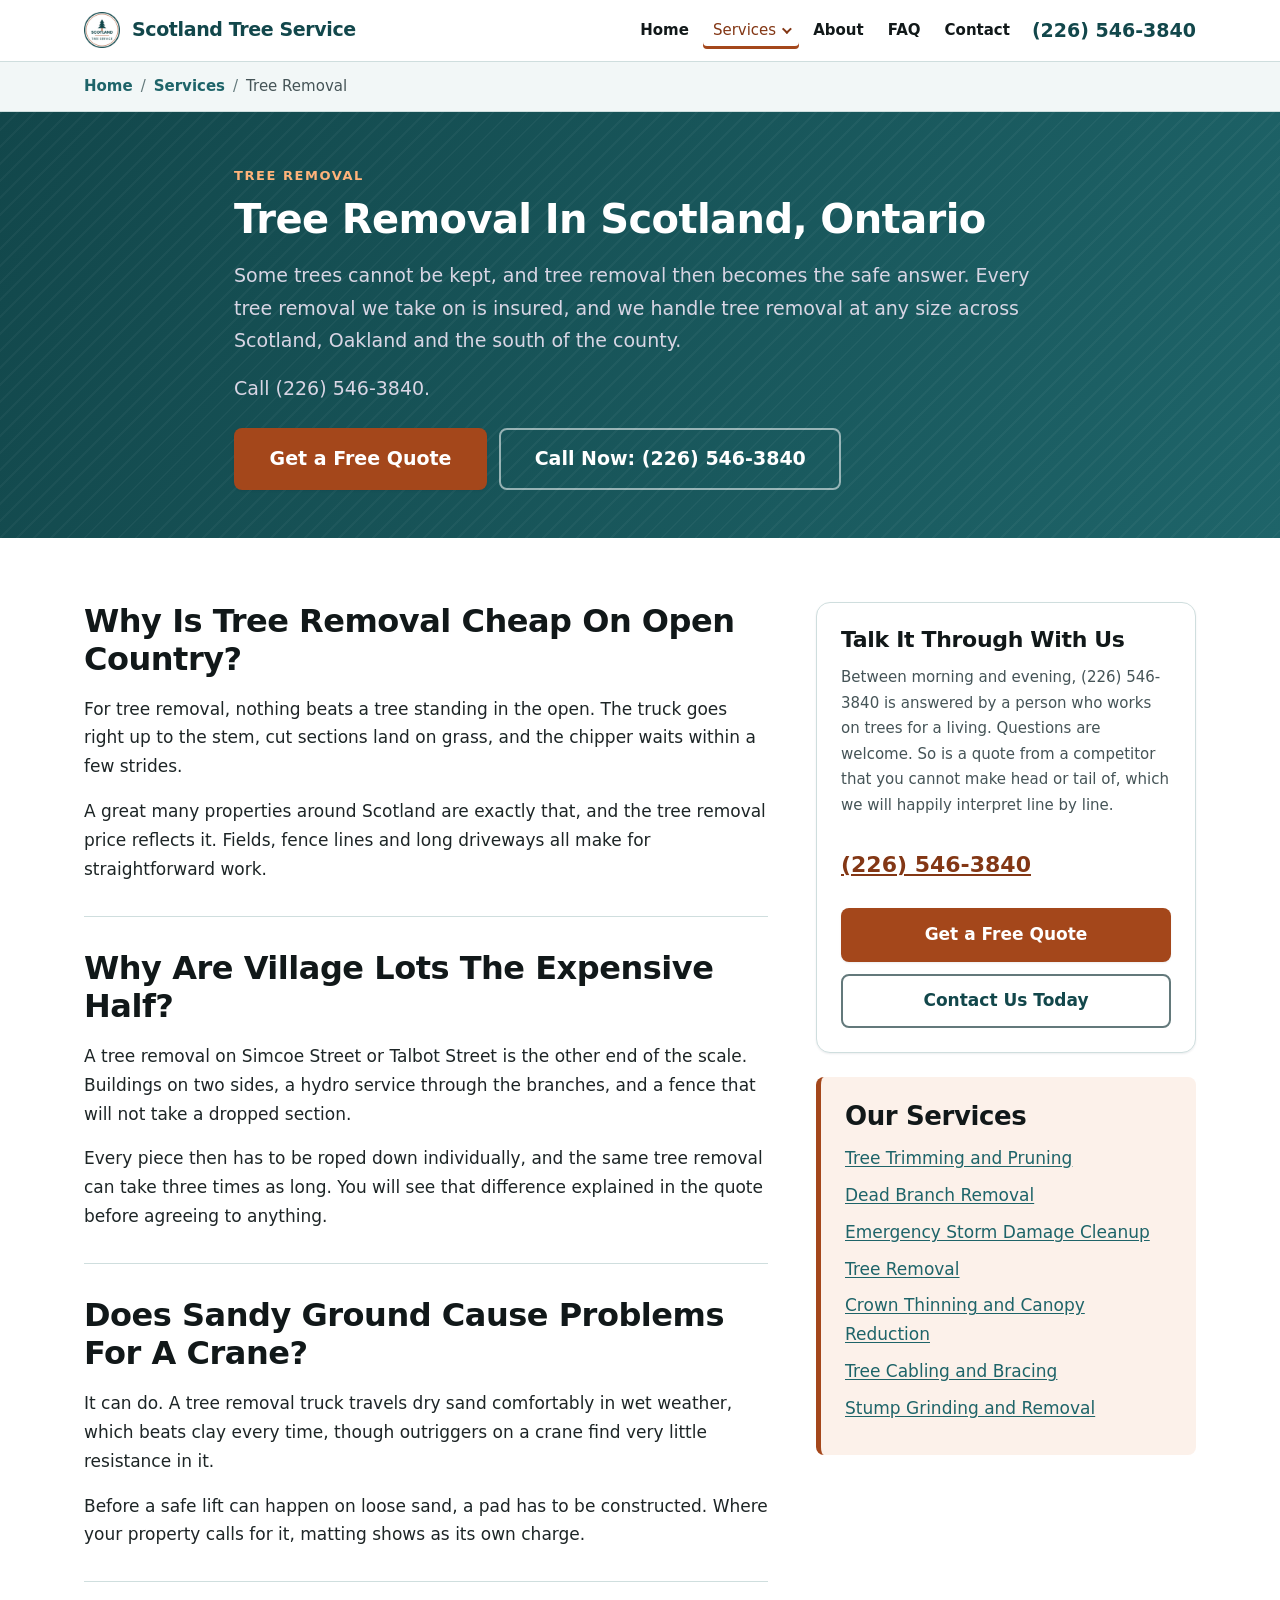
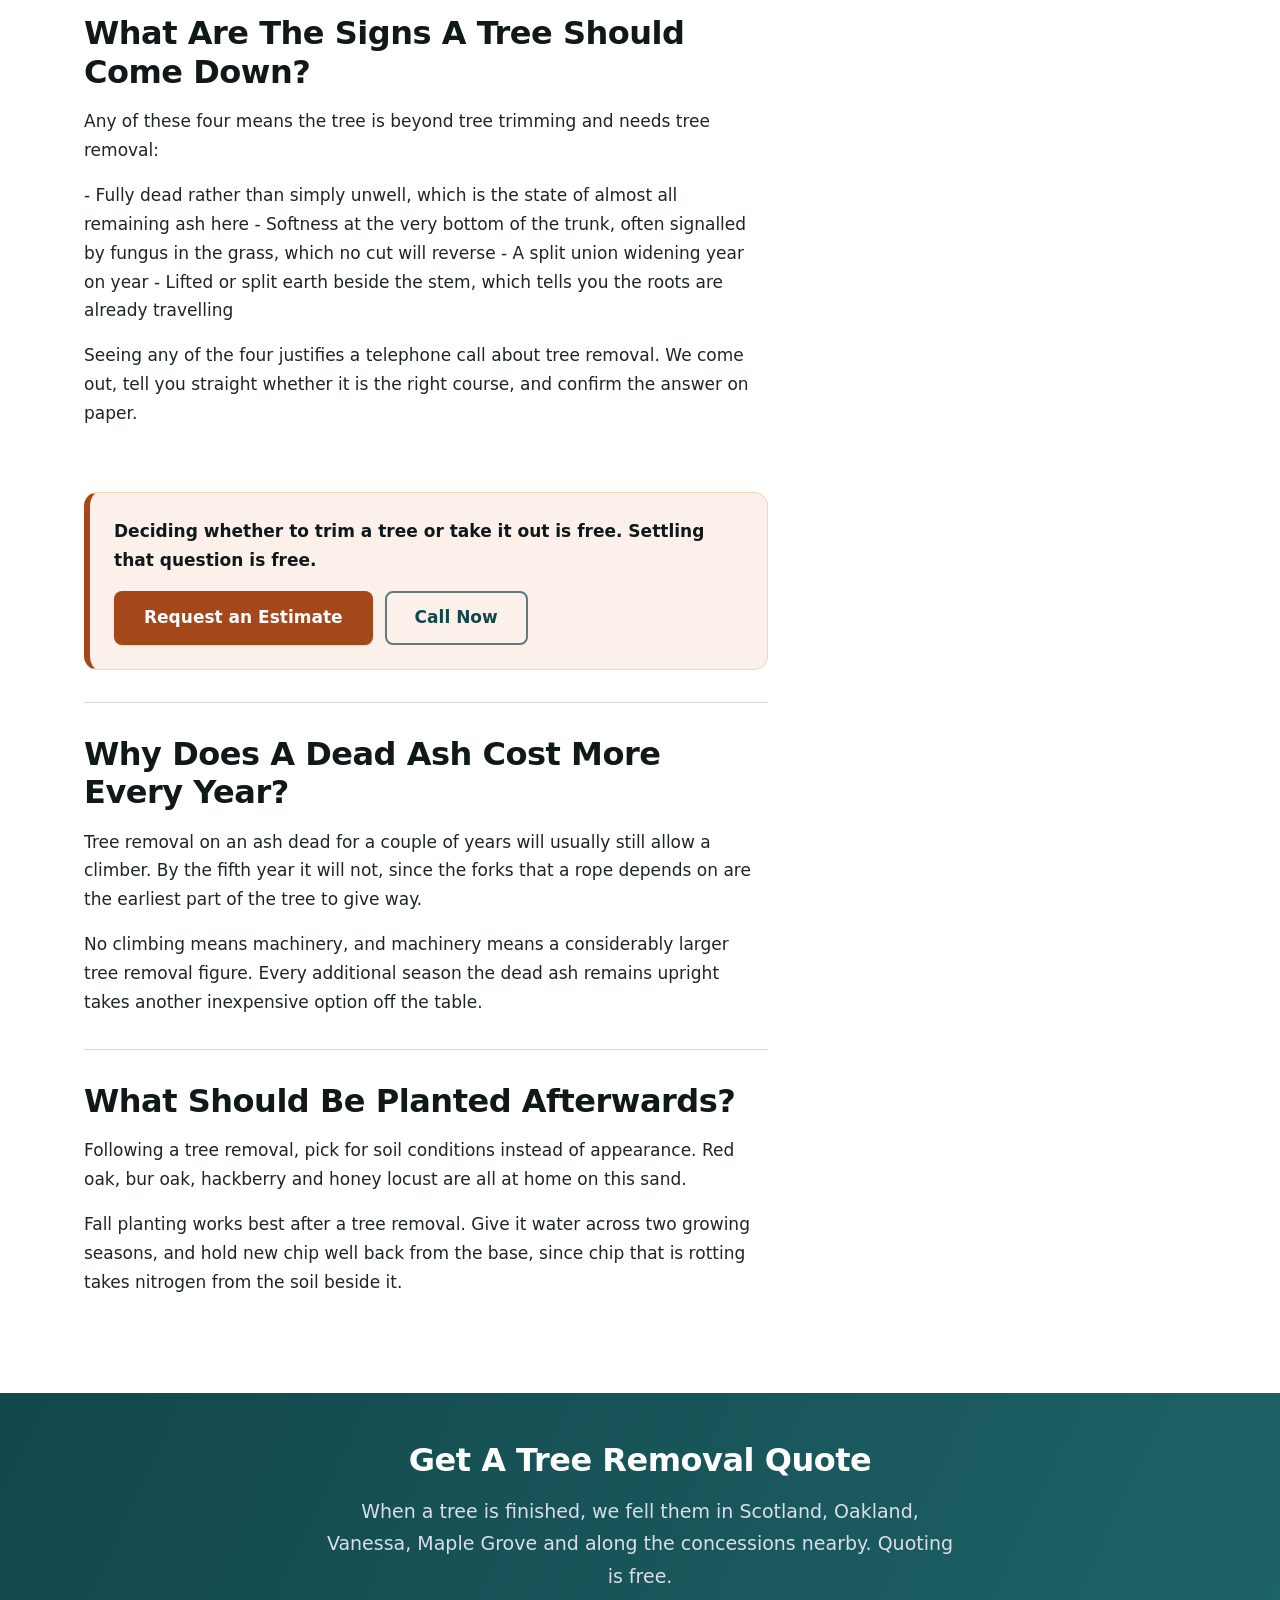
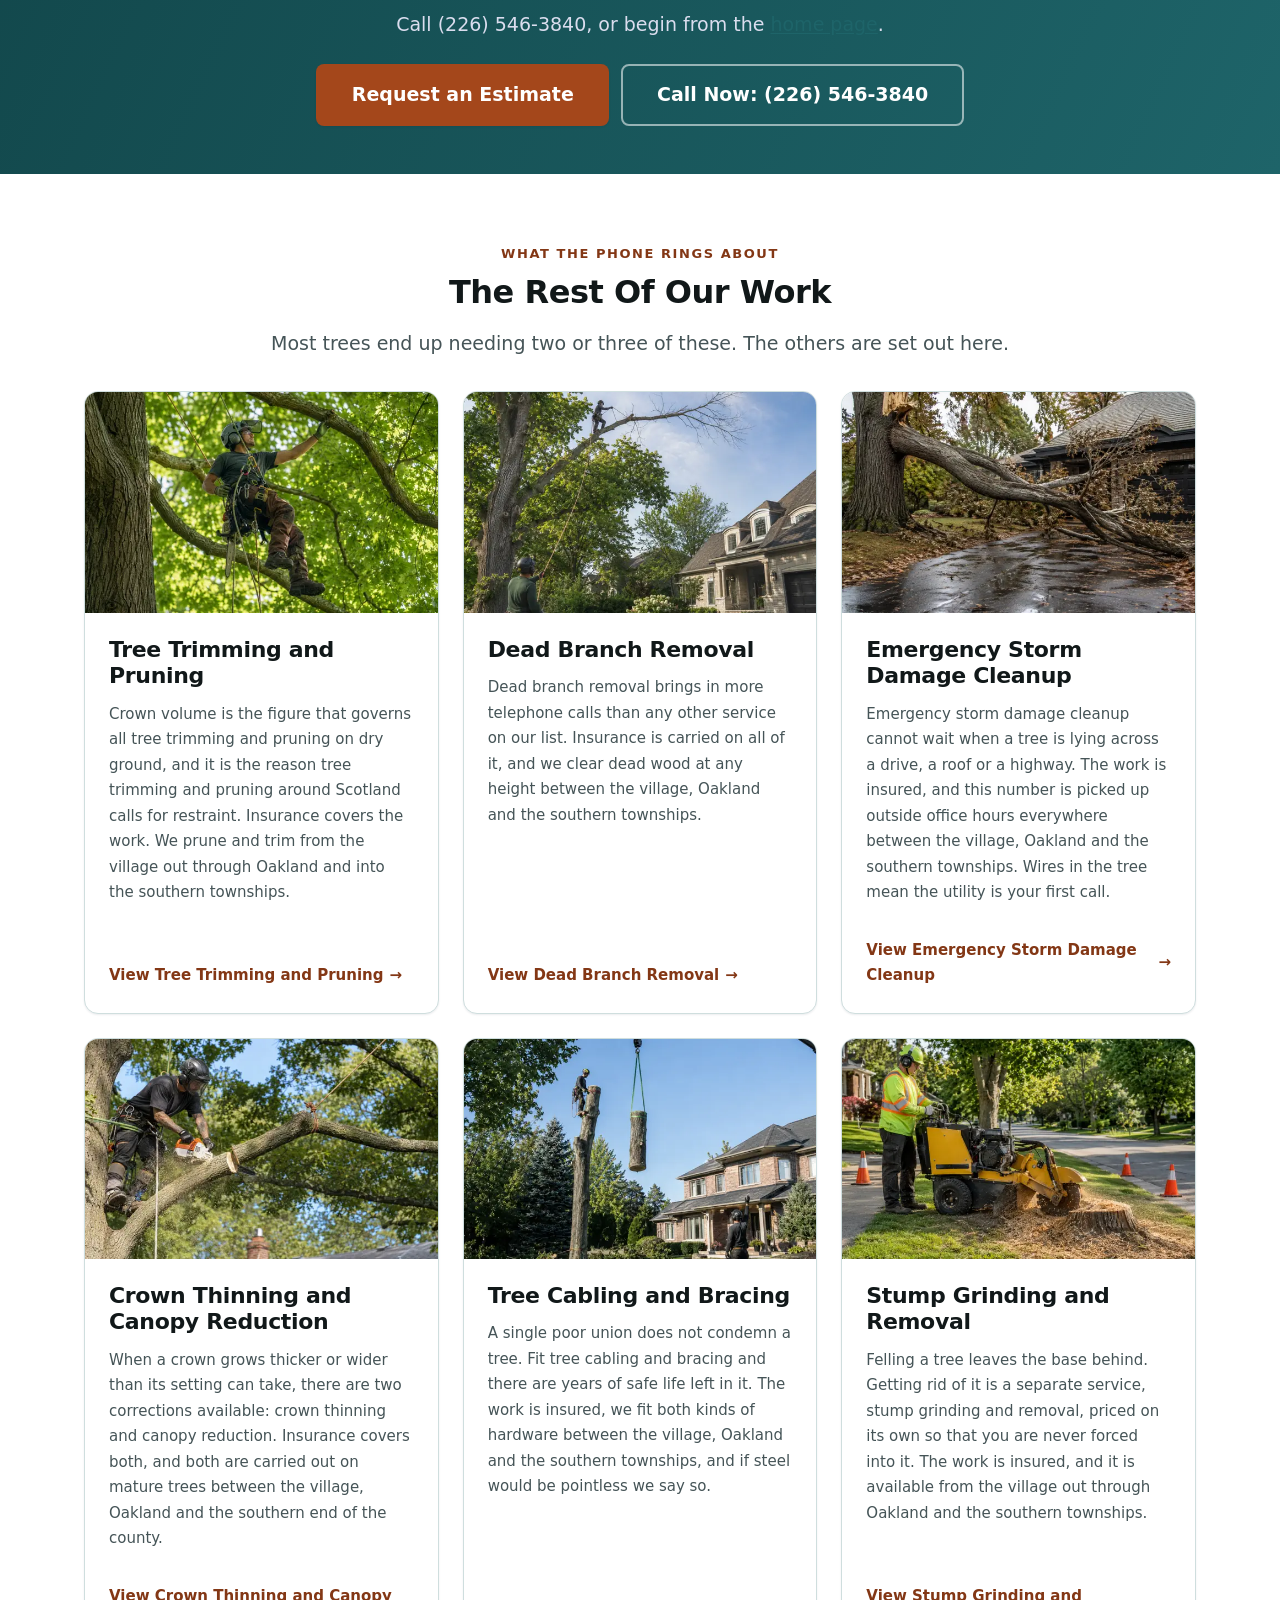
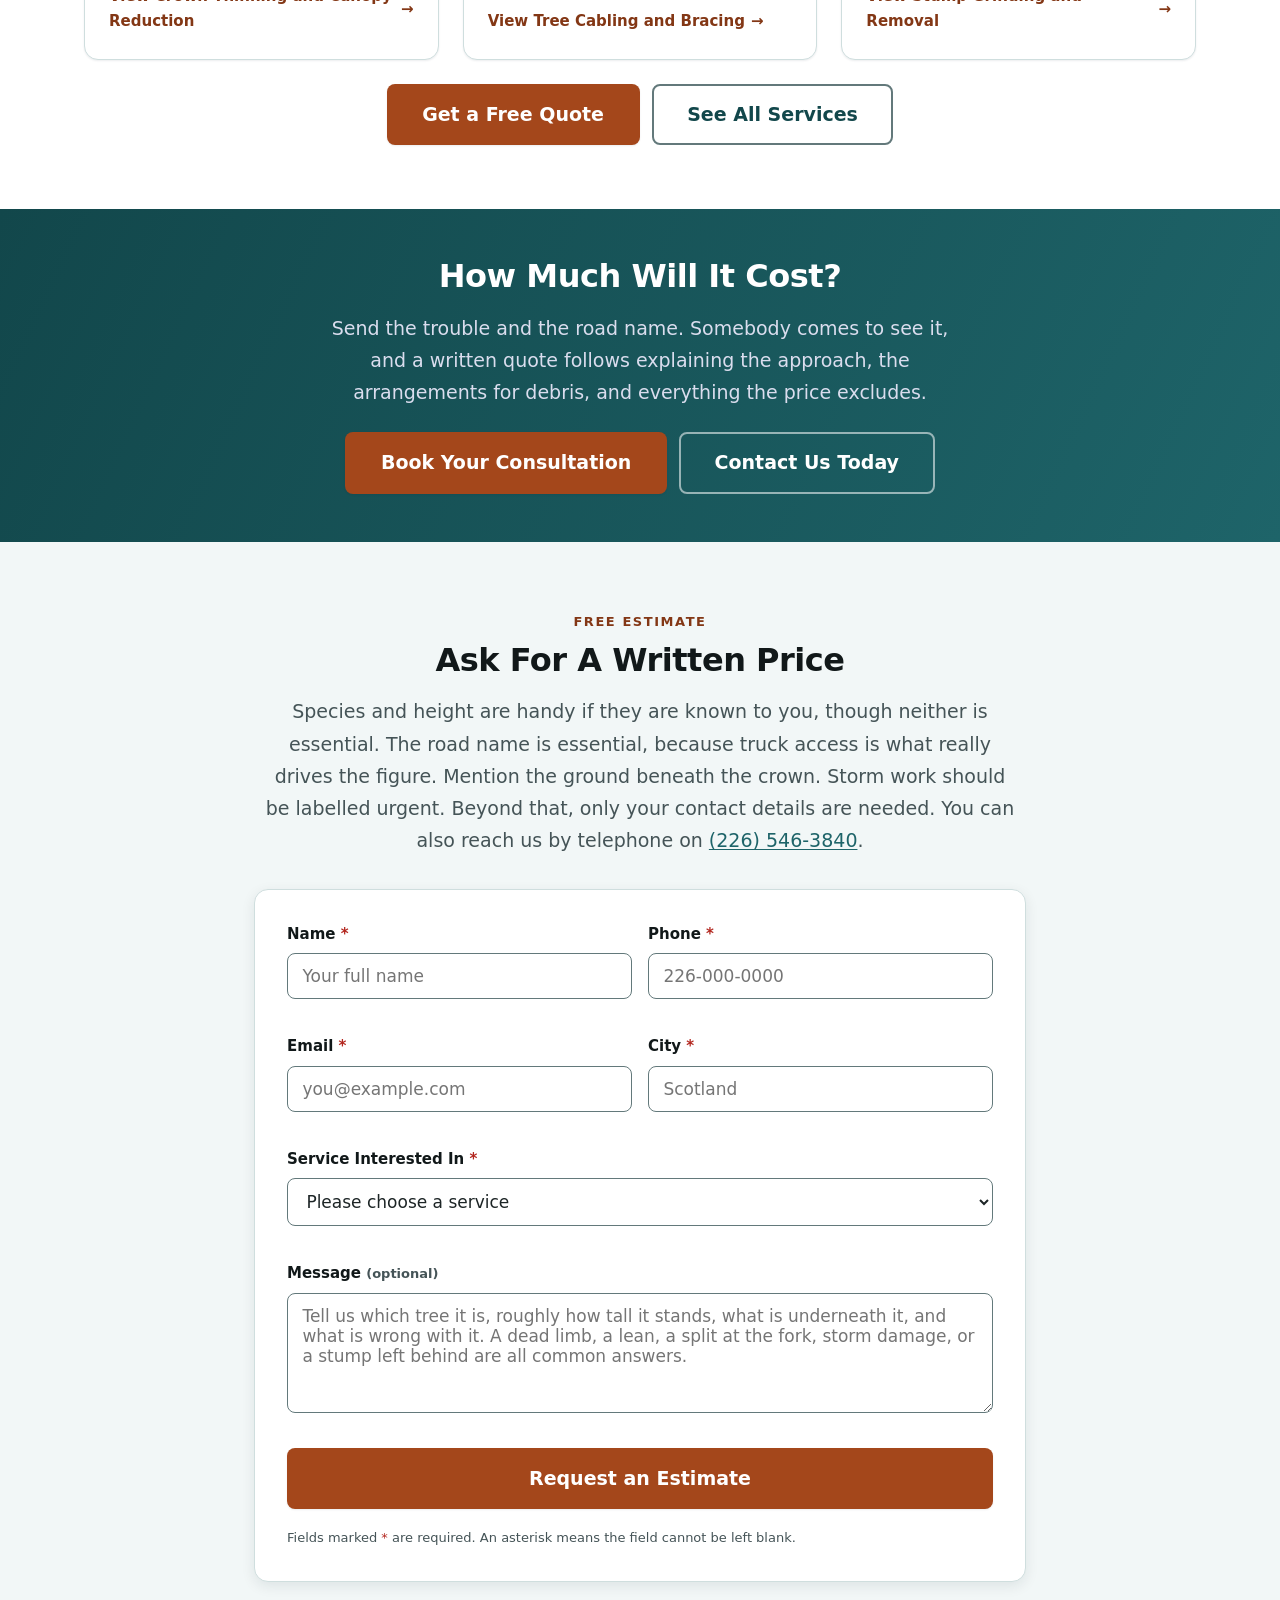
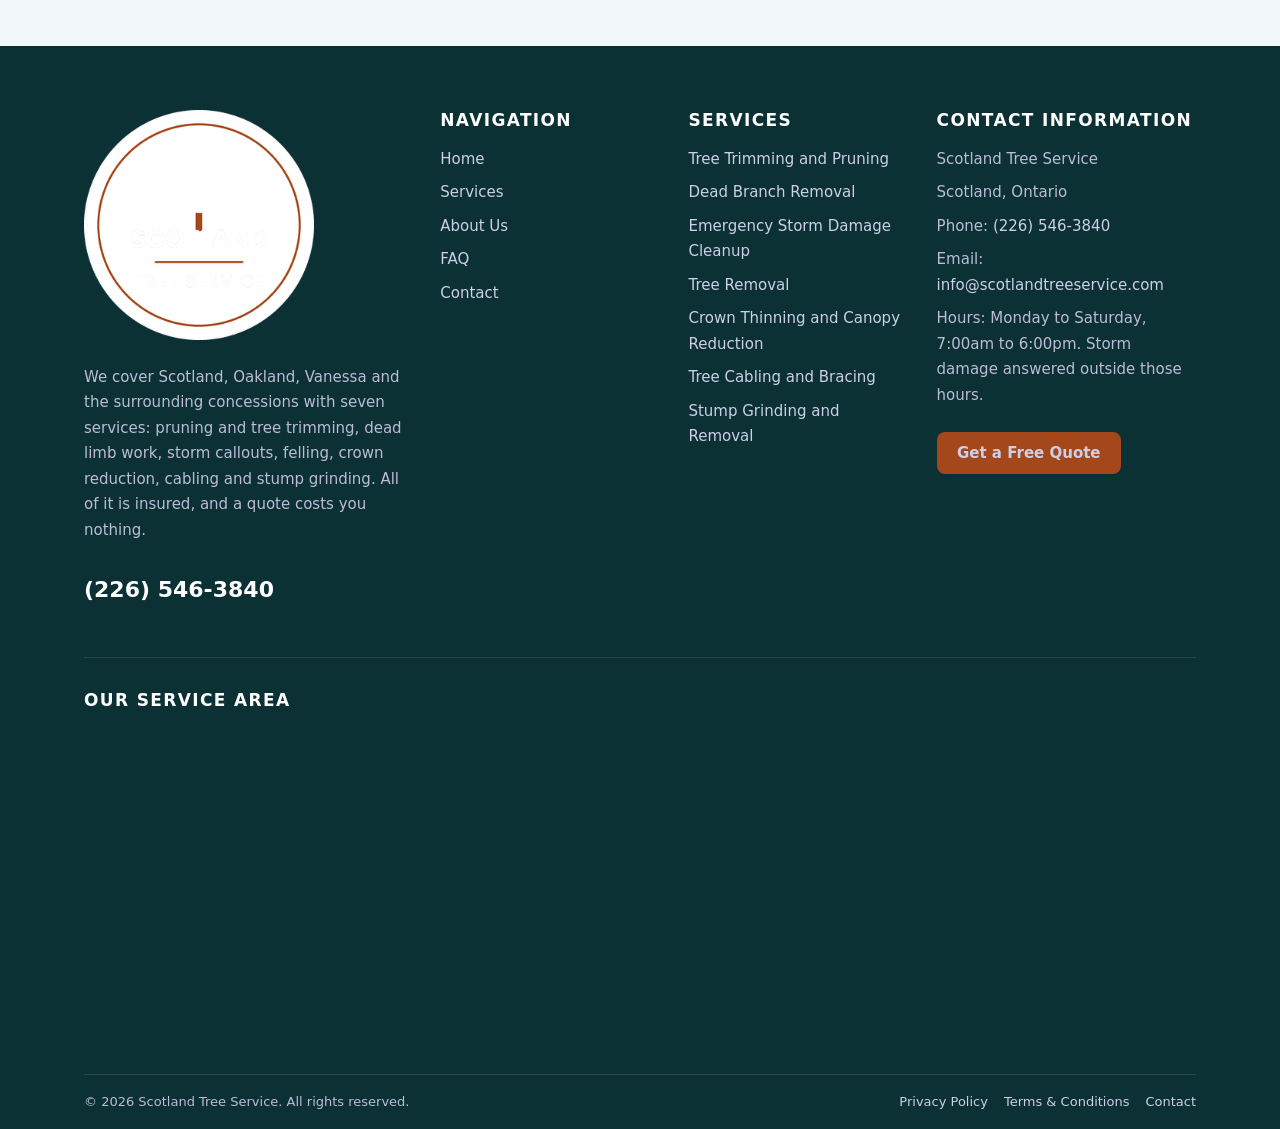
<file: site/tree-removal.html>
<!DOCTYPE html>
<html lang="en-CA">
<head>
<meta charset="utf-8">
<meta name="viewport" content="width=device-width, initial-scale=1">
<meta name="theme-color" content="#12474B">

<!-- ===== SEO: unique title + description ===== -->
<title>Tree Removal Scotland ON | Open Country and Village Lots</title>
<meta name="description" content="Tree removal in Scotland, Ontario. Open country keeps the price low, village lots on Simcoe Street do not. Call (226) 546-3840.">
<meta name="robots" content="index, follow, max-image-preview:large">
<meta name="author" content="Scotland Tree Service">
<meta name="geo.region" content="CA-ON">
<meta name="geo.placename" content="Scotland, Ontario">

<link rel="canonical" href="https://www.scotlandtreeservice.com/tree-removal">

<!-- ===== Open Graph / social sharing ===== -->
<meta property="og:type" content="website">
<meta property="og:site_name" content="Scotland Tree Service">
<meta property="og:locale" content="en_CA">
<meta property="og:title" content="Tree Removal Scotland ON | Open Country and Village Lots">
<meta property="og:description" content="Tree removal in Scotland, Ontario. Open country keeps the price low, village lots on Simcoe Street do not. Call (226) 546-3840.">
<meta property="og:url" content="https://www.scotlandtreeservice.com/tree-removal">
<meta property="og:image" content="https://www.scotlandtreeservice.com/images/og-image.jpg">
<meta property="og:image:width" content="1200">
<meta property="og:image:height" content="630">
<meta property="og:image:type" content="image/jpeg">
<meta property="og:image:alt" content="Scotland Tree Service - tree trimming in Scotland, Ontario">
<meta name="twitter:card" content="summary_large_image">
<meta name="twitter:title" content="Tree Removal Scotland ON | Open Country and Village Lots">
<meta name="twitter:description" content="Tree removal in Scotland, Ontario. Open country keeps the price low, village lots on Simcoe Street do not. Call (226) 546-3840.">
<meta name="twitter:image" content="https://www.scotlandtreeservice.com/images/og-image.jpg">

<!-- Fingerprinted. _headers caches /images/* for a year as immutable, and
     unlike the photographs these filenames never change - so without a
     ?v=<hash> a rebranded favicon can never reach anyone who already
     visited. Browsers ignore reloads for immutable assets; only a new URL
     works. -->
<link rel="icon" href="images/favicon.ico?v=dc7d6154" sizes="any">
<link rel="icon" type="image/png" sizes="32x32" href="images/icon-32.png?v=fe511a99">
<link rel="icon" type="image/png" sizes="16x16" href="images/icon-16.png?v=2eeb1114">
<link rel="apple-touch-icon" sizes="180x180" href="images/icon-180.png?v=2347e97f">
<link rel="manifest" href="site.webmanifest">
<link rel="stylesheet" href="style.css?v=99626802">
<script src="script.js?v=3b63bb79" defer></script>

<!-- ===== Schema.org: Local Business ===== -->
<script type="application/ld+json">
{
  "@context": "https://schema.org",
  "@type": "HomeAndConstructionBusiness",
  "@id": "https://www.scotlandtreeservice.com/#business",
  "name": "Scotland Tree Service",
  "description": "Tree trimming, tree removal and emergency storm damage cleanup for homes and property owners in Scotland, Ontario and the County of Brant.",
  "url": "https://www.scotlandtreeservice.com/",
  "telephone": "(226) 546-3840",
  "email": "info@scotlandtreeservice.com",
  "image": "https://www.scotlandtreeservice.com/images/og-image.jpg",
  "logo": "https://www.scotlandtreeservice.com/images/logo.png",
  "priceRange": "$$",
  "address": {
    "@type": "PostalAddress",
    "addressLocality": "Scotland",
    "addressRegion": "ON",
    "addressCountry": "CA"
  },
  "geo": {
    "@type": "GeoCoordinates",
    "latitude": "43.0246",
    "longitude": "-80.3743"
  },
  "openingHoursSpecification": [
    {
      "@type": "OpeningHoursSpecification",
      "dayOfWeek": [
        "Monday",
        "Tuesday",
        "Wednesday",
        "Thursday",
        "Friday",
        "Saturday"
      ],
      "opens": "07:00",
      "closes": "18:00"
    }
  ],
  "areaServed": [
    {
      "@type": "City",
      "name": "Scotland"
    },
    {
      "@type": "City",
      "name": "Oakland"
    },
    {
      "@type": "City",
      "name": "East Oakland"
    },
    {
      "@type": "City",
      "name": "Vanessa"
    },
    {
      "@type": "City",
      "name": "Maple Grove"
    },
    {
      "@type": "City",
      "name": "Four Ponds Corners"
    },
    {
      "@type": "City",
      "name": "Boston"
    },
    {
      "@type": "City",
      "name": "Waterford"
    },
    {
      "@type": "City",
      "name": "Norwich"
    }
  ],
  "hasOfferCatalog": {
    "@type": "OfferCatalog",
    "name": "Tree Trimming and Tree Removal Services",
    "itemListElement": [
      {
        "@type": "Offer",
        "itemOffered": {
          "@type": "Service",
          "name": "Tree Trimming and Pruning"
        }
      },
      {
        "@type": "Offer",
        "itemOffered": {
          "@type": "Service",
          "name": "Dead Branch Removal"
        }
      },
      {
        "@type": "Offer",
        "itemOffered": {
          "@type": "Service",
          "name": "Emergency Storm Damage Cleanup"
        }
      },
      {
        "@type": "Offer",
        "itemOffered": {
          "@type": "Service",
          "name": "Tree Removal"
        }
      },
      {
        "@type": "Offer",
        "itemOffered": {
          "@type": "Service",
          "name": "Crown Thinning and Canopy Reduction"
        }
      },
      {
        "@type": "Offer",
        "itemOffered": {
          "@type": "Service",
          "name": "Tree Cabling and Bracing"
        }
      },
      {
        "@type": "Offer",
        "itemOffered": {
          "@type": "Service",
          "name": "Stump Grinding and Removal"
        }
      }
    ]
  }
}
</script>
<script type="application/ld+json">
{
  "@context": "https://schema.org",
  "@type": "BreadcrumbList",
  "itemListElement": [
    {
      "@type": "ListItem",
      "position": 1,
      "name": "Home",
      "item": "https://www.scotlandtreeservice.com/"
    },
    {
      "@type": "ListItem",
      "position": 2,
      "name": "Services",
      "item": "https://www.scotlandtreeservice.com/services"
    },
    {
      "@type": "ListItem",
      "position": 3,
      "name": "Tree Removal",
      "item": "https://www.scotlandtreeservice.com/"
    }
  ]
}
</script>
<script type="application/ld+json">
{
  "@context": "https://schema.org",
  "@type": "Service",
  "serviceType": "Tree Removal",
  "name": "Tree Removal In Scotland, Ontario",
  "description": "Tree removal in Scotland, Ontario. Open country keeps the price low, village lots on Simcoe Street do not. Call (226) 546-3840.",
  "provider": {
    "@type": "HomeAndConstructionBusiness",
    "@id": "https://www.scotlandtreeservice.com/#business",
    "name": "Scotland Tree Service",
    "telephone": "(226) 546-3840"
  },
  "areaServed": {
    "@type": "City",
    "name": "Scotland, Ontario"
  },
  "url": "https://www.scotlandtreeservice.com/tree-removal.html"
}
</script>
</head>
<body>
<a class="skip-link" href="#main">Skip to main content</a>

<header class="site-header site-header--compact">
  <div class="container site-header__inner">
    <a class="logo" href="/" aria-label="Scotland Tree Service home page">
      <img src="images/icon-96.png" alt="Scotland Tree Service logo"
           width="36" height="36" fetchpriority="high">
      <span class="logo__text">
        <span class="logo__name">Scotland Tree Service</span>
      </span>
    </a>
    <button class="nav-burger" type="button" aria-expanded="false"
            aria-controls="primary-nav" aria-label="Open main menu">
      <span></span><span></span><span></span>
    </button>
    <nav class="nav" id="primary-nav" aria-label="Main navigation">
      <ul class="nav__list">
        <li><a class="nav__link" href="/">Home</a></li>
        <li class="nav__item--has-menu">
          <button class="nav__link nav__toggle" type="button"
                  aria-expanded="false" aria-controls="services-menu" aria-current="page">Services</button>
          <ul class="nav__submenu" id="services-menu">
            <li><a href="/services">All Services</a></li>
            <li><a href="/tree-trimming-and-pruning">Tree Trimming and Pruning</a></li>
            <li><a href="/dead-branch-removal">Dead Branch Removal</a></li>
            <li><a href="/emergency-storm-damage-cleanup">Emergency Storm Damage Cleanup</a></li>
            <li><a href="/tree-removal" aria-current="page">Tree Removal</a></li>
            <li><a href="/crown-thinning-and-canopy-reduction">Crown Thinning and Canopy Reduction</a></li>
            <li><a href="/tree-cabling-and-bracing">Tree Cabling and Bracing</a></li>
            <li><a href="/stump-grinding-and-removal">Stump Grinding and Removal</a></li>
          </ul>
        </li>
        <li><a class="nav__link" href="/about">About</a></li>
        <li><a class="nav__link" href="/faq">FAQ</a></li>
        <li><a class="nav__link" href="/contact">Contact</a></li>
      </ul>
      <div class="header-cta">
        <a class="site-header__tel" href="tel:+12265463840">(226) 546-3840</a>
      </div>
    </nav>
  </div>
</header>

<!-- ============================= BREADCRUMBS ============================= -->
<nav class="breadcrumbs" aria-label="Breadcrumb">
  <div class="container">
    <ol>
      <li><a href="/">Home</a></li><li><a href="/services">Services</a></li><li><span aria-current="page">Tree Removal</span></li>
    </ol>
  </div>
</nav>

<main id="main">

<!-- ============================= HERO ============================= -->
<section class="hero hero--page" aria-labelledby="hero-heading">
  <div class="container hero__inner">
    <div class="hero__intro">
      <span class="eyebrow" style="color:#ffb37a;">Tree Removal</span>
      <h1 id="hero-heading">Tree Removal In Scotland, Ontario</h1>
      <p>Some trees cannot be kept, and tree removal then becomes the safe answer. Every tree removal we take on is insured, and we handle tree removal at any size across Scotland, Oakland and the south of the county.</p>
      <p>Call (226) 546-3840.</p>
      <div class="btn-row">
        <a class="btn btn--primary btn--lg" href="#quote">Get a Free Quote</a>
        <a class="btn btn--ghost btn--lg" href="tel:+12265463840">Call Now: (226) 546-3840</a>
      </div>
    </div>
  </div>
</section>

<!-- ============================= SERVICE DETAIL ============================= -->
<section class="section" aria-labelledby="detail-heading">
  <div class="container">
    <h2 id="detail-heading" class="visually-hidden">Tree Removal details</h2>
    <div class="layout-split">
      <div class="prose">
      <section class="content-block">
        <h2>Why Is Tree Removal Cheap On Open Country?</h2>
        <p>For <a class="ext-link" href="https://www.sarniatreeservice.ca/" target="_blank" rel="noopener">tree removal</a>, nothing beats a tree standing in the open. The truck goes right up to the stem, cut sections land on grass, and the chipper waits within a few strides.</p>
        <p>A great many properties around Scotland are exactly that, and the tree removal price reflects it. Fields, fence lines and long driveways all make for straightforward work.</p>
      </section>
      <section class="content-block">
        <h2>Why Are Village Lots The Expensive Half?</h2>
        <p>A tree removal on Simcoe Street or Talbot Street is the other end of the scale. Buildings on two sides, a hydro service through the branches, and a fence that will not take a dropped section.</p>
        <p>Every piece then has to be roped down individually, and the same tree removal can take three times as long. You will see that difference explained in the quote before agreeing to anything.</p>
      </section>
      <section class="content-block">
        <h2>Does Sandy Ground Cause Problems For A Crane?</h2>
        <p>It can do. A tree removal truck travels dry sand comfortably in wet weather, which beats clay every time, though outriggers on a crane find very little resistance in it.</p>
        <p>Before a safe lift can happen on loose sand, a pad has to be constructed. Where your property calls for it, matting shows as its own charge.</p>
      </section>
      <section class="content-block">
        <h2>What Are The Signs A Tree Should Come Down?</h2>
        <p>Any of these four means the tree is beyond tree trimming and needs tree removal:</p>
        <p>- Fully dead rather than simply unwell, which is the state of almost all remaining ash here - Softness at the very bottom of the trunk, often signalled by fungus in the grass, which no cut will reverse - A split union widening year on year - Lifted or split earth beside the stem, which tells you the roots are already travelling</p>
        <p>Seeing any of the four justifies a telephone call about tree removal. We come out, tell you straight whether it is the right course, and confirm the answer on paper.</p>
      </section>

      <!-- Mid-content conversion prompt -->
      <aside class="cta-inline" aria-label="Estimate call to action">
        <p>Deciding whether to trim a tree or take it out is free. Settling that question is free.</p>
        <div class="btn-row">
          <a class="btn btn--primary" href="#quote">Request an Estimate</a>
          <a class="btn btn--outline" href="tel:+12265463840">Call Now</a>
        </div>
      </aside>
      <section class="content-block">
        <h2>Why Does A Dead Ash Cost More Every Year?</h2>
        <p>Tree removal on an ash dead for a couple of years will usually still allow a climber. By the fifth year it will not, since the forks that a rope depends on are the earliest part of the tree to give way.</p>
        <p>No climbing means machinery, and machinery means a considerably larger tree removal figure. Every additional season the dead ash remains upright takes another inexpensive option off the table.</p>
      </section>
      <section class="content-block">
        <h2>What Should Be Planted Afterwards?</h2>
        <p>Following a tree removal, pick for soil conditions instead of appearance. Red oak, bur oak, hackberry and honey locust are all at home on this sand.</p>
        <p>Fall planting works best after a tree removal. Give it water across two growing seasons, and hold new chip well back from the base, since chip that is rotting takes nitrogen from the soil beside it.</p>
      </section>
      </div>

      <!-- Sticky conversion sidebar -->
      <aside class="sidebar" aria-labelledby="sidebar-heading">
        <div class="card">
          <h3 id="sidebar-heading">Talk It Through With Us</h3>
          <p>Between morning and evening, (226) 546-3840 is answered by a person who works on trees for a living. Questions are welcome. So is a quote from a competitor that you cannot make head or tail of, which we will happily interpret line by line.</p>
          <p><a class="footer-phone" style="color:var(--color-accent-dark) !important;" href="tel:+12265463840">(226) 546-3840</a></p>
          <div class="btn-row">
            <a class="btn btn--primary btn--block" href="#quote">Get a Free Quote</a>
            <a class="btn btn--outline btn--block" href="/contact">Contact Us Today</a>
          </div>
        </div>
        <div class="panel" style="margin-top:var(--space-5);">
          <h3>Our Services</h3>
          <ul class="footer-list" style="padding:0;">
            <li><a href="/tree-trimming-and-pruning" style="color:var(--color-primary-light);">Tree Trimming and Pruning</a></li><li><a href="/dead-branch-removal" style="color:var(--color-primary-light);">Dead Branch Removal</a></li><li><a href="/emergency-storm-damage-cleanup" style="color:var(--color-primary-light);">Emergency Storm Damage Cleanup</a></li><li><a href="/tree-removal" style="color:var(--color-primary-light);">Tree Removal</a></li><li><a href="/crown-thinning-and-canopy-reduction" style="color:var(--color-primary-light);">Crown Thinning and Canopy Reduction</a></li><li><a href="/tree-cabling-and-bracing" style="color:var(--color-primary-light);">Tree Cabling and Bracing</a></li><li><a href="/stump-grinding-and-removal" style="color:var(--color-primary-light);">Stump Grinding and Removal</a></li>
          </ul>
        </div>
      </aside>

    </div>
  </div>
</section>

<!-- ============================= CLOSING CTA (from source copy) ============================= -->
<section class="cta-band" aria-labelledby="closing-heading">
  <div class="container">
    <h2 id="closing-heading">Get A Tree Removal Quote</h2>
    <p>When a tree is finished, we fell them in Scotland, Oakland, Vanessa, Maple Grove and along the concessions nearby. Quoting is free.</p>
    <p>Call (226) 546-3840, or begin from the <a href="/">home page</a>.</p>
    <div class="btn-row is-centered">
      <a class="btn btn--primary btn--lg" href="#quote">Request an Estimate</a>
      <a class="btn btn--ghost btn--lg" href="tel:+12265463840">Call Now: (226) 546-3840</a>
    </div>
  </div>
</section>


<!-- ============================= SERVICES GRID ============================= -->
<section class="section" id="services" aria-labelledby="services-heading">
  <div class="container">
    <div class="section-head is-centered">
      <span class="eyebrow">What The Phone Rings About</span>
      <h2 id="services-heading">The Rest Of Our Work</h2>
      <p class="lead">Most trees end up needing two or three of these. The others are set out here.</p>
    </div>
    <div class="grid grid--3">
      <article class="service-card">
        <div class="service-card__media">
          <picture>
            <source type="image/webp" srcset="images/service-tree-trimming-and-pruning-640.webp 640w, images/service-tree-trimming-and-pruning-960.webp 960w" sizes="(max-width: 620px) 92vw, (max-width: 1024px) 45vw, 340px">
            <img src="images/service-tree-trimming-and-pruning-640.jpg" srcset="images/service-tree-trimming-and-pruning-640.jpg 640w, images/service-tree-trimming-and-pruning-960.jpg 960w" sizes="(max-width: 620px) 92vw, (max-width: 1024px) 45vw, 340px"
                 alt="Climber tied in and working the upper growth of a mature maple" width="640" height="400" loading="lazy" decoding="async">
          </picture>
        </div>
        <div class="service-card__body">
          <h3><a href="/tree-trimming-and-pruning" style="text-decoration:none;color:inherit;">Tree Trimming and Pruning</a></h3>
          <p>Crown volume is the figure that governs all tree trimming and pruning on dry ground, and it is the reason tree trimming and pruning around Scotland calls for restraint. Insurance covers the work. We prune and trim from the village out through Oakland and into the southern townships.</p>
          <a class="service-card__link" href="/tree-trimming-and-pruning">View Tree Trimming and Pruning</a>
        </div>
      </article>
      <article class="service-card">
        <div class="service-card__media">
          <picture>
            <source type="image/webp" srcset="images/service-dead-branch-removal-640.webp 640w, images/service-dead-branch-removal-960.webp 960w" sizes="(max-width: 620px) 92vw, (max-width: 1024px) 45vw, 340px">
            <img src="images/service-dead-branch-removal-640.jpg" srcset="images/service-dead-branch-removal-640.jpg 640w, images/service-dead-branch-removal-960.jpg 960w" sizes="(max-width: 620px) 92vw, (max-width: 1024px) 45vw, 340px"
                 alt="Large broken limb caught in the crown above a lawn" width="640" height="400" loading="lazy" decoding="async">
          </picture>
        </div>
        <div class="service-card__body">
          <h3><a href="/dead-branch-removal" style="text-decoration:none;color:inherit;">Dead Branch Removal</a></h3>
          <p>Dead branch removal brings in more telephone calls than any other service on our list. Insurance is carried on all of it, and we clear dead wood at any height between the village, Oakland and the southern townships.</p>
          <a class="service-card__link" href="/dead-branch-removal">View Dead Branch Removal</a>
        </div>
      </article>
      <article class="service-card">
        <div class="service-card__media">
          <picture>
            <source type="image/webp" srcset="images/service-emergency-storm-damage-cleanup-640.webp 640w, images/service-emergency-storm-damage-cleanup-960.webp 960w" sizes="(max-width: 620px) 92vw, (max-width: 1024px) 45vw, 340px">
            <img src="images/service-emergency-storm-damage-cleanup-640.jpg" srcset="images/service-emergency-storm-damage-cleanup-640.jpg 640w, images/service-emergency-storm-damage-cleanup-960.jpg 960w" sizes="(max-width: 620px) 92vw, (max-width: 1024px) 45vw, 340px"
                 alt="Storm-thrown tree resting across a fence line after a blow" width="640" height="400" loading="lazy" decoding="async">
          </picture>
        </div>
        <div class="service-card__body">
          <h3><a href="/emergency-storm-damage-cleanup" style="text-decoration:none;color:inherit;">Emergency Storm Damage Cleanup</a></h3>
          <p>Emergency storm damage cleanup cannot wait when a tree is lying across a drive, a roof or a highway. The work is insured, and this number is picked up outside office hours everywhere between the village, Oakland and the southern townships. Wires in the tree mean the utility is your first call.</p>
          <a class="service-card__link" href="/emergency-storm-damage-cleanup">View Emergency Storm Damage Cleanup</a>
        </div>
      </article>
      <article class="service-card">
        <div class="service-card__media">
          <picture>
            <source type="image/webp" srcset="images/service-crown-thinning-and-canopy-reduction-640.webp 640w, images/service-crown-thinning-and-canopy-reduction-960.webp 960w" sizes="(max-width: 620px) 92vw, (max-width: 1024px) 45vw, 340px">
            <img src="images/service-crown-thinning-and-canopy-reduction-640.jpg" srcset="images/service-crown-thinning-and-canopy-reduction-640.jpg 640w, images/service-crown-thinning-and-canopy-reduction-960.jpg 960w" sizes="(max-width: 620px) 92vw, (max-width: 1024px) 45vw, 340px"
                 alt="Climber on a long horizontal limb with rigging lines set" width="640" height="400" loading="lazy" decoding="async">
          </picture>
        </div>
        <div class="service-card__body">
          <h3><a href="/crown-thinning-and-canopy-reduction" style="text-decoration:none;color:inherit;">Crown Thinning and Canopy Reduction</a></h3>
          <p>When a crown grows thicker or wider than its setting can take, there are two corrections available: crown thinning and canopy reduction. Insurance covers both, and both are carried out on mature trees between the village, Oakland and the southern end of the county.</p>
          <a class="service-card__link" href="/crown-thinning-and-canopy-reduction">View Crown Thinning and Canopy Reduction</a>
        </div>
      </article>
      <article class="service-card">
        <div class="service-card__media">
          <picture>
            <source type="image/webp" srcset="images/service-tree-cabling-and-bracing-640.webp 640w, images/service-tree-cabling-and-bracing-960.webp 960w" sizes="(max-width: 620px) 92vw, (max-width: 1024px) 45vw, 340px">
            <img src="images/service-tree-cabling-and-bracing-640.jpg" srcset="images/service-tree-cabling-and-bracing-640.jpg 640w, images/service-tree-cabling-and-bracing-960.jpg 960w" sizes="(max-width: 620px) 92vw, (max-width: 1024px) 45vw, 340px"
                 alt="Fork split open on a multi-stemmed trunk over a village lot" width="640" height="400" loading="lazy" decoding="async">
          </picture>
        </div>
        <div class="service-card__body">
          <h3><a href="/tree-cabling-and-bracing" style="text-decoration:none;color:inherit;">Tree Cabling and Bracing</a></h3>
          <p>A single poor union does not condemn a tree. Fit tree cabling and bracing and there are years of safe life left in it. The work is insured, we fit both kinds of hardware between the village, Oakland and the southern townships, and if steel would be pointless we say so.</p>
          <a class="service-card__link" href="/tree-cabling-and-bracing">View Tree Cabling and Bracing</a>
        </div>
      </article>
      <article class="service-card">
        <div class="service-card__media">
          <picture>
            <source type="image/webp" srcset="images/service-stump-grinding-and-removal-640.webp 640w, images/service-stump-grinding-and-removal-960.webp 960w" sizes="(max-width: 620px) 92vw, (max-width: 1024px) 45vw, 340px">
            <img src="images/service-stump-grinding-and-removal-640.jpg" srcset="images/service-stump-grinding-and-removal-640.jpg 640w, images/service-stump-grinding-and-removal-960.jpg 960w" sizes="(max-width: 620px) 92vw, (max-width: 1024px) 45vw, 340px"
                 alt="Ground-out stump face with the grinder alongside" width="640" height="400" loading="lazy" decoding="async">
          </picture>
        </div>
        <div class="service-card__body">
          <h3><a href="/stump-grinding-and-removal" style="text-decoration:none;color:inherit;">Stump Grinding and Removal</a></h3>
          <p>Felling a tree leaves the base behind. Getting rid of it is a separate service, stump grinding and removal, priced on its own so that you are never forced into it. The work is insured, and it is available from the village out through Oakland and the southern townships.</p>
          <a class="service-card__link" href="/stump-grinding-and-removal">View Stump Grinding and Removal</a>
        </div>
      </article>
    </div>
    <div class="btn-row is-centered">
      <a class="btn btn--primary btn--lg" href="#quote">Get a Free Quote</a>
      <a class="btn btn--outline btn--lg" href="/services">See All Services</a>
    </div>
  </div>
</section>



<!-- ============================= CTA BAND ============================= -->
<section class="cta-band" aria-label="Contact call to action">
  <div class="container">
    <h2>How Much Will It Cost?</h2>
    <p>Send the trouble and the road name. Somebody comes to see it, and a written quote follows explaining the approach, the arrangements for debris, and everything the price excludes.</p>
    <div class="btn-row is-centered">
        <a class="btn btn--primary btn--lg" href="#quote">Book Your Consultation</a>
        <a class="btn btn--ghost btn--lg" href="/contact">Contact Us Today</a>
    </div>
  </div>
</section>



<!-- ============================= LEAD INTAKE FORM ============================= -->
<section class="section section--alt" id="quote" aria-labelledby="quote-heading">
  <div class="container container--narrow">
    <div class="section-head is-centered">
      <span class="eyebrow">Free Estimate</span>
      <h2 id="quote-heading">Ask For A Written Price</h2>
      <p class="lead">Species and height are handy if they are known to you, though neither is essential. The road name is essential, because truck access is what really drives the figure. Mention the ground beneath the crown. Storm work should be labelled urgent. Beyond that, only your contact details are needed.
        You can also reach us by telephone on <a href="tel:+12265463840">(226) 546-3840</a>.</p>
    </div>

    <div class="form-wrap">
      <!-- Success message: revealed by script.js after successful validation -->
      <div class="form-success" role="status" aria-live="polite">
        <div>
          <strong>Thanks &mdash; your request has been received.</strong>
          That has reached us. Somebody will get back to you on the next working day.
          For anything urgent, call <a href="tel:+12265463840">(226) 546-3840</a>.
        </div>
      </div>

      <!-- BACKEND: set SHEET_ENDPOINT in script.js to deliver these to your Google Sheet. -->
      <form class="lead-form" action="#" method="post" novalidate
            data-source="Tree Removal" aria-labelledby="quote-heading">
        <div class="form-grid">

          <div class="field">
            <label for="lf-name">Name <span class="req" aria-hidden="true">*</span></label>
            <input type="text" id="lf-name" name="name" autocomplete="name"
                   data-label="Name" placeholder="Your full name" required>
            <span class="field__error" aria-live="polite"></span>
          </div>

          <div class="field">
            <label for="lf-phone">Phone <span class="req" aria-hidden="true">*</span></label>
            <input type="tel" id="lf-phone" name="phone" autocomplete="tel"
                   data-label="Phone" placeholder="226-000-0000" required>
            <span class="field__error" aria-live="polite"></span>
          </div>

          <div class="field">
            <label for="lf-email">Email <span class="req" aria-hidden="true">*</span></label>
            <input type="email" id="lf-email" name="email" autocomplete="email"
                   data-label="Email" placeholder="you@example.com" required>
            <span class="field__error" aria-live="polite"></span>
          </div>

          <div class="field">
            <label for="lf-city">City <span class="req" aria-hidden="true">*</span></label>
            <input type="text" id="lf-city" name="city" autocomplete="address-level2"
                   data-label="City" placeholder="Scotland" required>
            <span class="field__error" aria-live="polite"></span>
          </div>

          <div class="field field--full">
            <label for="lf-service">Service Interested In <span class="req" aria-hidden="true">*</span></label>
            <select id="lf-service" name="service" data-label="Service interested in" required>
            <option value="">Please choose a service</option>
            <option value="Tree trimming or pruning">Tree trimming or pruning</option>
            <option value="Dead or hanging branches">Dead or hanging branches</option>
            <option value="Storm damage - urgent">Storm damage - urgent</option>
            <option value="Tree removal">Tree removal</option>
            <option value="Crown thinning or height reduction">Crown thinning or height reduction</option>
            <option value="Cabling or bracing a weak tree">Cabling or bracing a weak tree</option>
            <option value="Stump grinding">Stump grinding</option>
            <option value="Not sure - please advise">Not sure - please advise</option>
            </select>
            <span class="field__error" aria-live="polite"></span>
          </div>

          <div class="field field--full">
            <label for="lf-message">Message <span class="field__optional">(optional)</span></label>
            <textarea id="lf-message" name="message" data-label="Message"
                      
                      placeholder="Tell us which tree it is, roughly how tall it stands, what is underneath it, and what is wrong with it. A dead limb, a lean, a split at the fork, storm damage, or a stump left behind are all common answers."></textarea>
            <span class="field__error" aria-live="polite"></span>
          </div>

          <!-- Honeypot: hidden from people, filled in by bots. Not a real field. -->
          <div class="field field--full" aria-hidden="true"
               style="position:absolute;left:-9999px;width:1px;height:1px;overflow:hidden;">
            <label for="lf-botcheck">Leave this field empty</label>
            <input type="text" id="lf-botcheck" name="botcheck" tabindex="-1" autocomplete="off">
          </div>

          <div class="field field--full">
            <button class="btn btn--primary btn--lg btn--block" type="submit">Request an Estimate</button>
            <p class="form-note">Fields marked <span class="req" aria-hidden="true">*</span> are required.
              An asterisk means the field cannot be left blank.</p>
          </div>

        </div>
      </form>
    </div>
  </div>
</section>

</main>

<!-- ============================= FOOTER ============================= -->
<footer class="site-footer">
  <div class="container">
    <div class="footer-grid">

      <div class="footer-brand">
        <a class="footer-logo" href="/" aria-label="Scotland Tree Service home page">
          <img src="images/wordmark-light-300.png"
               alt="Scotland Tree Service" width="300" height="310" loading="lazy">
        </a>
        <p>We cover Scotland, Oakland, Vanessa and the surrounding concessions with seven services: pruning and tree trimming, dead limb work, storm callouts, felling, crown reduction, cabling and stump grinding. All of it is insured, and a quote costs you nothing.</p>
        <a class="footer-phone" href="tel:+12265463840">(226) 546-3840</a>
      </div>

      <nav aria-labelledby="footer-nav-heading">
        <h3 id="footer-nav-heading">Navigation</h3>
        <ul class="footer-list">
          <li><a href="/">Home</a></li>
          <li><a href="/services">Services</a></li>
          <li><a href="/about">About Us</a></li>
          <li><a href="/faq">FAQ</a></li>
          <li><a href="/contact">Contact</a></li>
        </ul>
      </nav>

      <nav aria-labelledby="footer-svc-heading">
        <h3 id="footer-svc-heading">Services</h3>
        <ul class="footer-list"><li><a href="/tree-trimming-and-pruning">Tree Trimming and Pruning</a></li><li><a href="/dead-branch-removal">Dead Branch Removal</a></li><li><a href="/emergency-storm-damage-cleanup">Emergency Storm Damage Cleanup</a></li><li><a href="/tree-removal">Tree Removal</a></li><li><a href="/crown-thinning-and-canopy-reduction">Crown Thinning and Canopy Reduction</a></li><li><a href="/tree-cabling-and-bracing">Tree Cabling and Bracing</a></li><li><a href="/stump-grinding-and-removal">Stump Grinding and Removal</a></li></ul>
      </nav>

      <div>
        <h3>Contact Information</h3>
        <ul class="footer-list">
          <li>Scotland Tree Service</li>
          <li>Scotland, Ontario</li>
          <li>Phone: <a href="tel:+12265463840">(226) 546-3840</a></li>
          <li>Email: <a href="mailto:info@scotlandtreeservice.com">info@scotlandtreeservice.com</a></li>
          <li>Hours: Monday to Saturday, 7:00am to 6:00pm. Storm damage answered outside those hours.</li>
        </ul>
        <div class="btn-row">
          <a class="btn btn--primary btn--sm" href="#quote">Get a Free Quote</a>
        </div>
      </div>

    </div>

    <!-- Service area map.
         The embed ships from Google at a fixed 600x450. Those attributes are
         kept so the browser reserves the right box before the frame loads and
         the footer does not jump, but CSS overrides the rendered size to fill
         the container. loading="lazy" is deliberate: this is the last thing on
         the page and it must not cost anything on first paint. -->
    <section class="footer-map" aria-labelledby="footer-map-heading">
      <h3 id="footer-map-heading">Our Service Area</h3>
      <iframe
        title="Map of the the County of Brant service area covered by Scotland Tree Service"
        src="https://www.google.com/maps/embed?pb=!1m3!2m1!1sScotland,+Ontario,+Canada!6i14"
        width="600" height="450" loading="lazy" allowfullscreen=""
        referrerpolicy="strict-origin-when-cross-origin"></iframe>
    </section>

    <div class="footer-bottom">
      <p style="margin:0;">&copy; <span data-year>2026</span> Scotland Tree Service. All rights reserved.</p>
      <ul class="footer-legal">
        <li><a href="/privacy-policy">Privacy Policy</a></li>
        <li><a href="/terms">Terms &amp; Conditions</a></li>
        <li><a href="/contact">Contact</a></li>
      </ul>
    </div>
  </div>
</footer>

<!-- Sticky mobile call bar -->
<div class="call-bar" role="region" aria-label="Quick contact">
  <a class="btn btn--primary" href="tel:+12265463840">Call Now</a>
  <a class="btn btn--secondary" href="#quote">Get a Free Quote</a>
</div>

<!-- Scroll to top -->
<button class="to-top" type="button" aria-label="Scroll back to top of page">
  <svg viewBox="0 0 24 24" aria-hidden="true" focusable="false"><path d="M12 4l8 8h-5v8H9v-8H4z"/></svg>
</button>

</body>
</html>
</file>
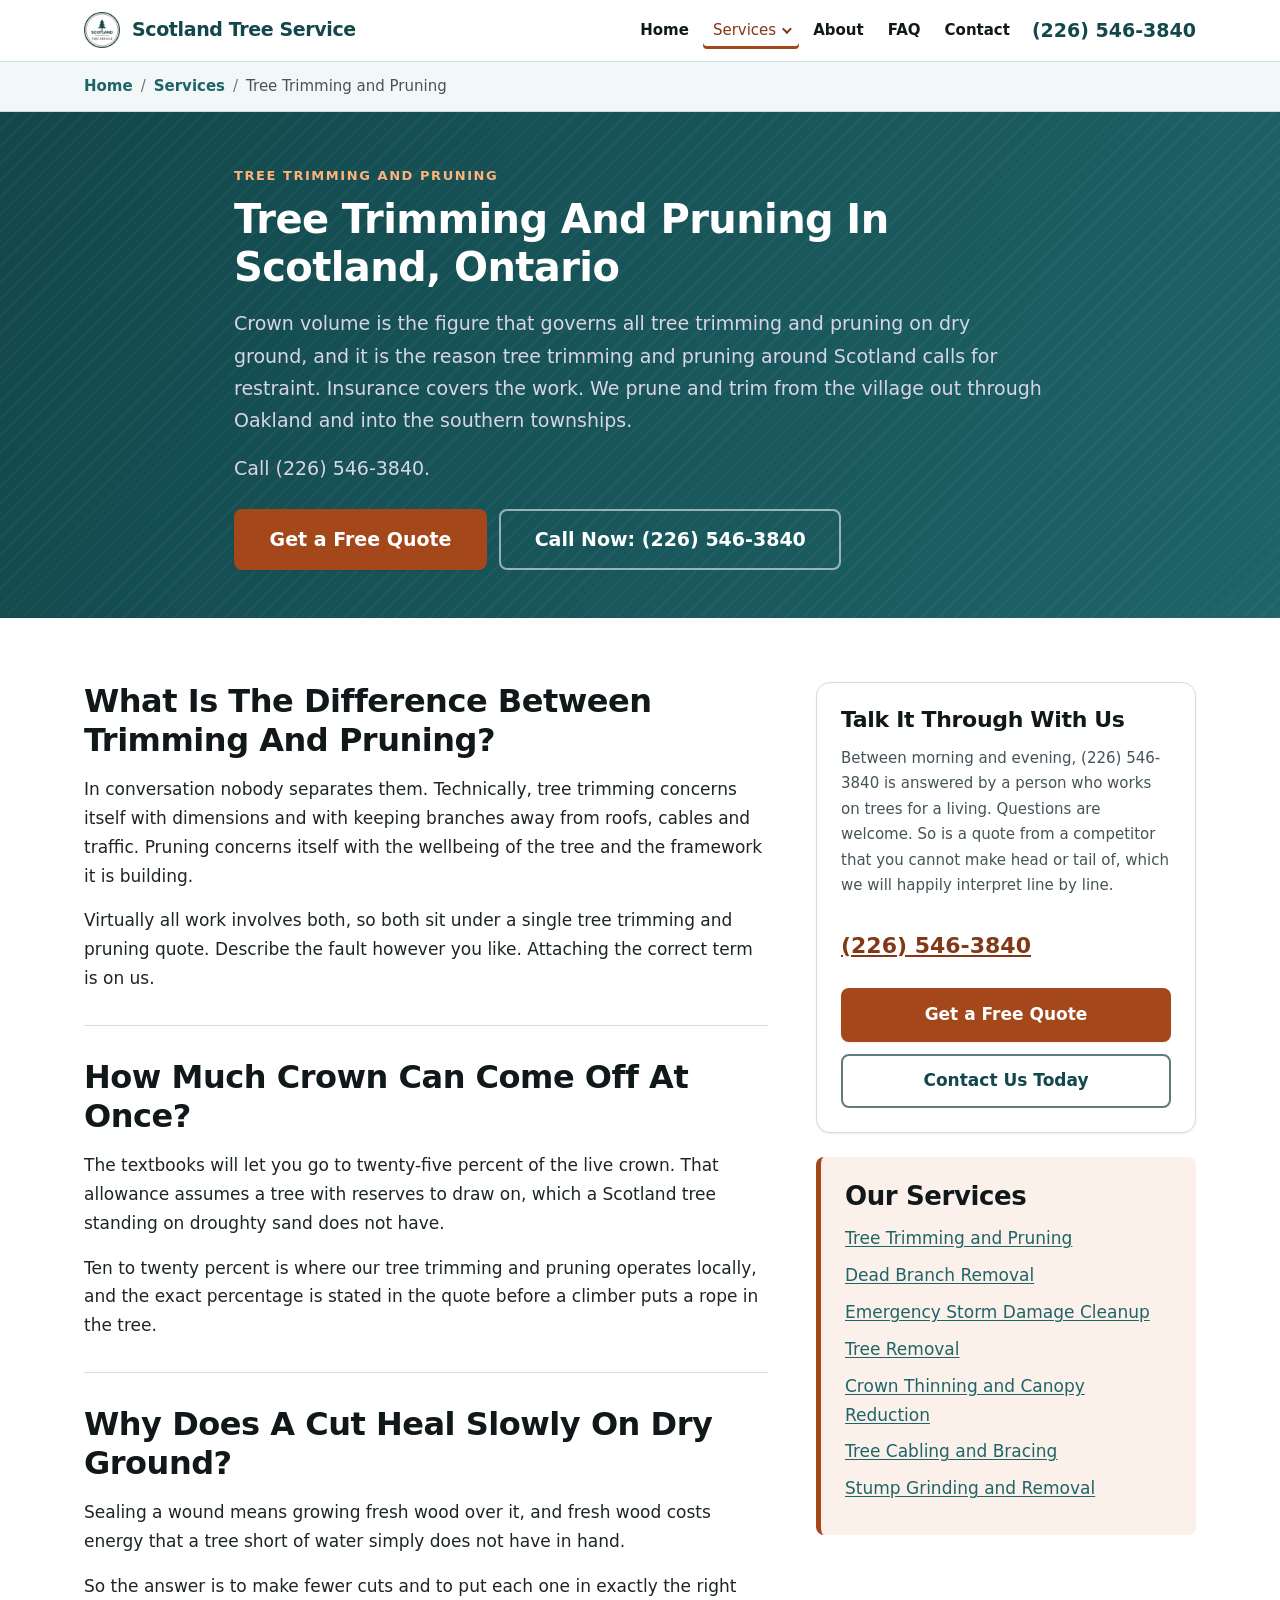
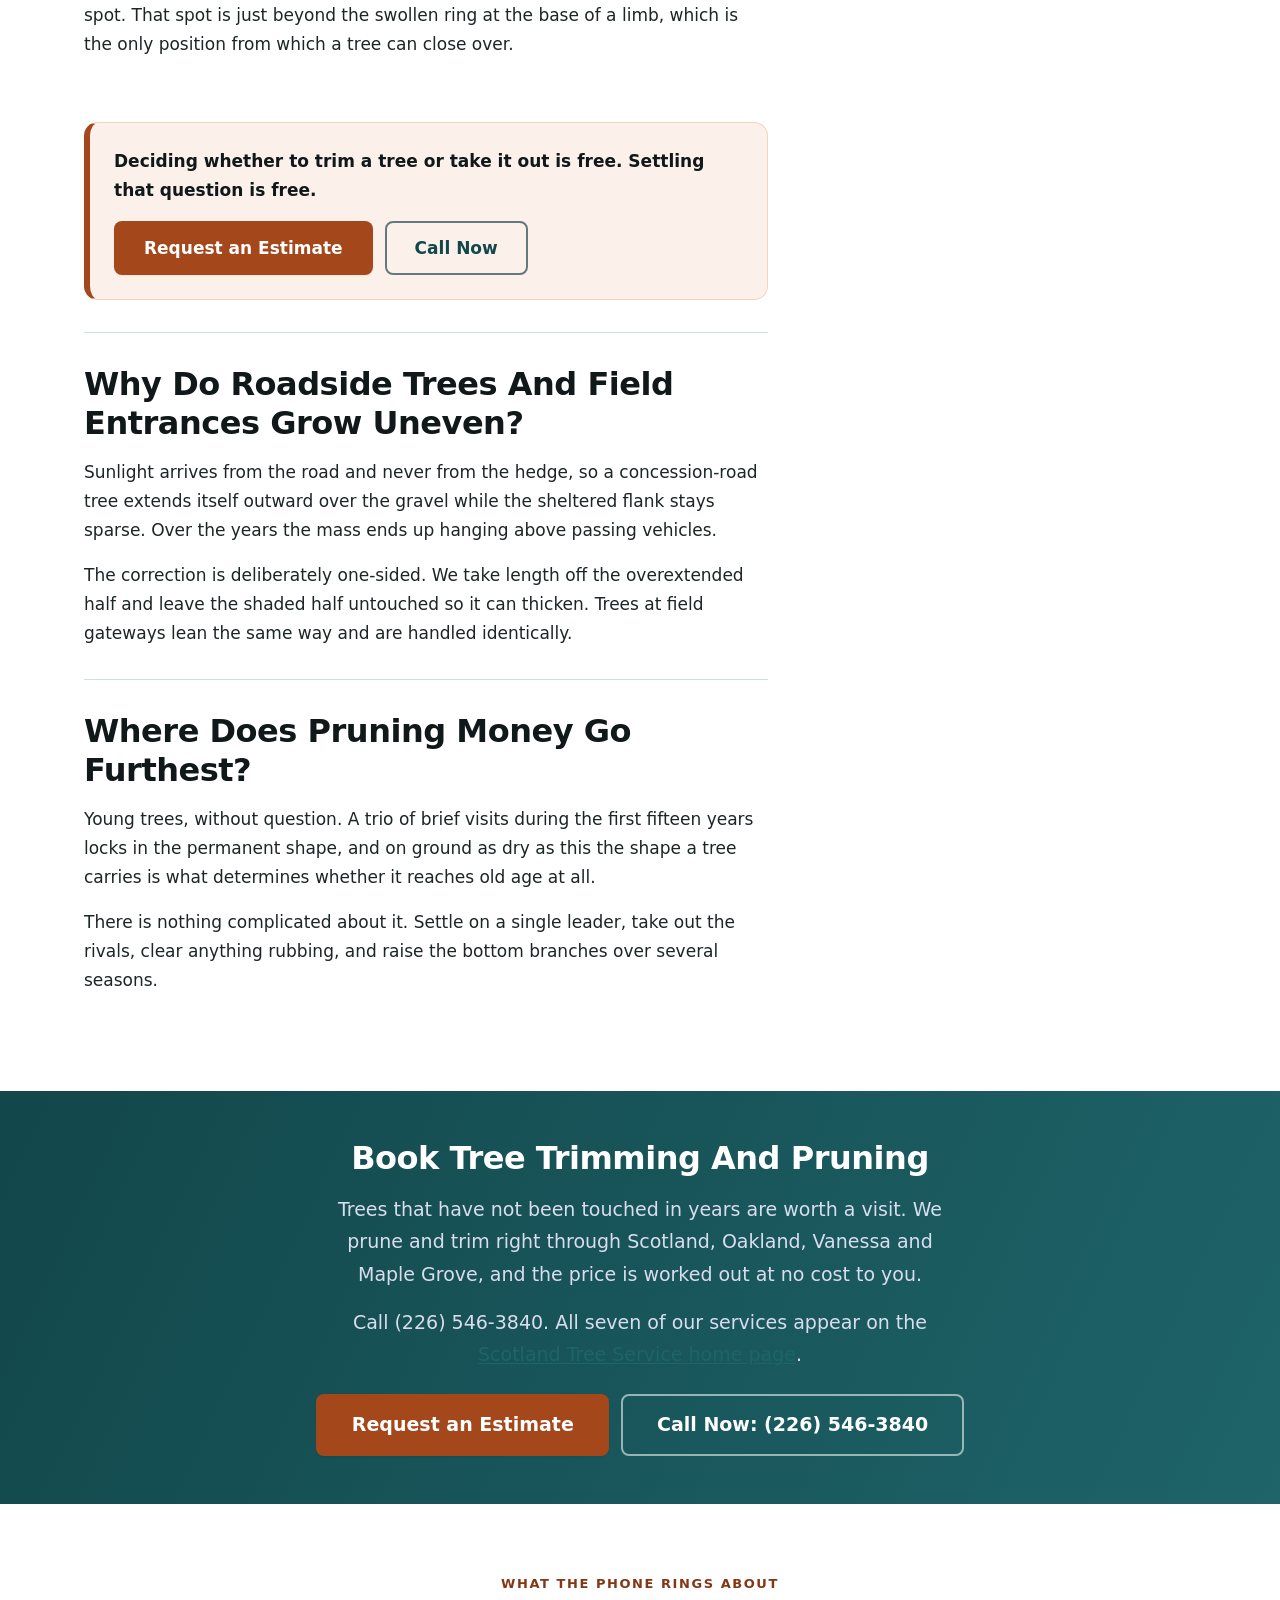
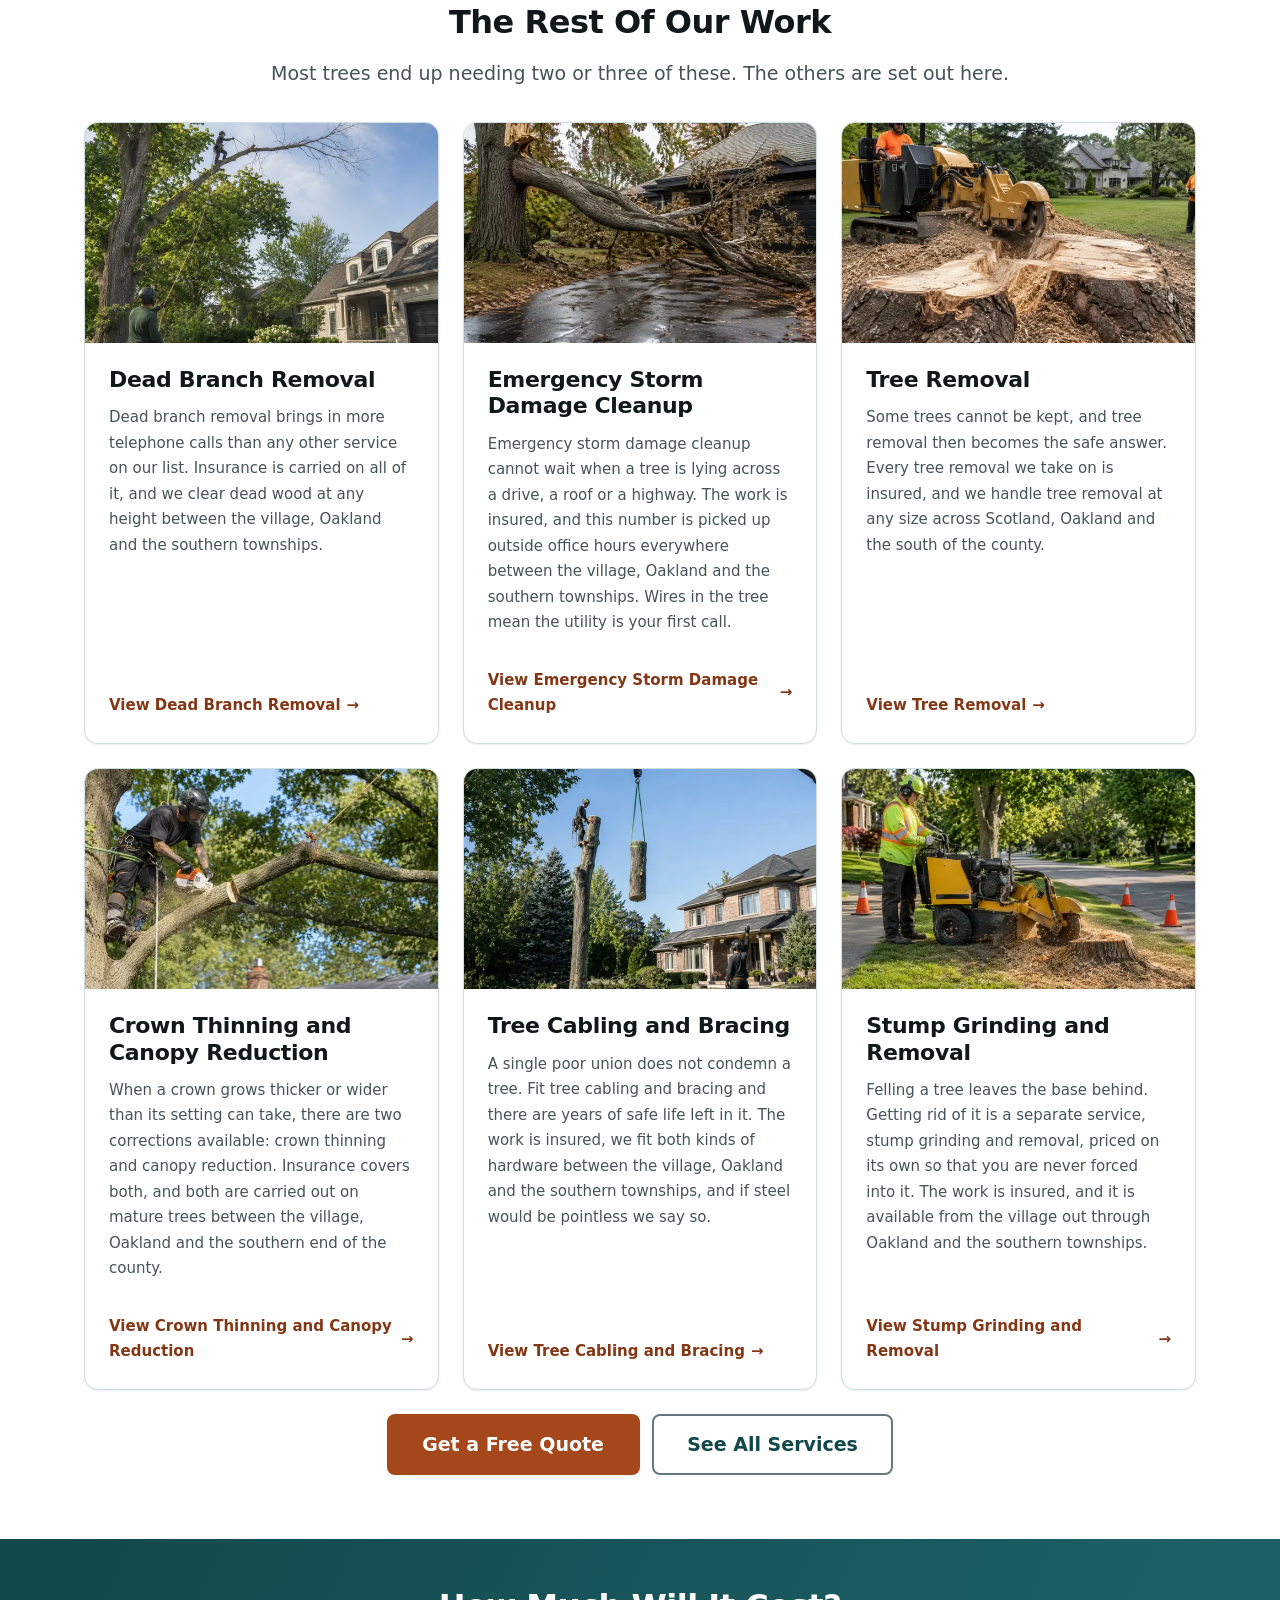
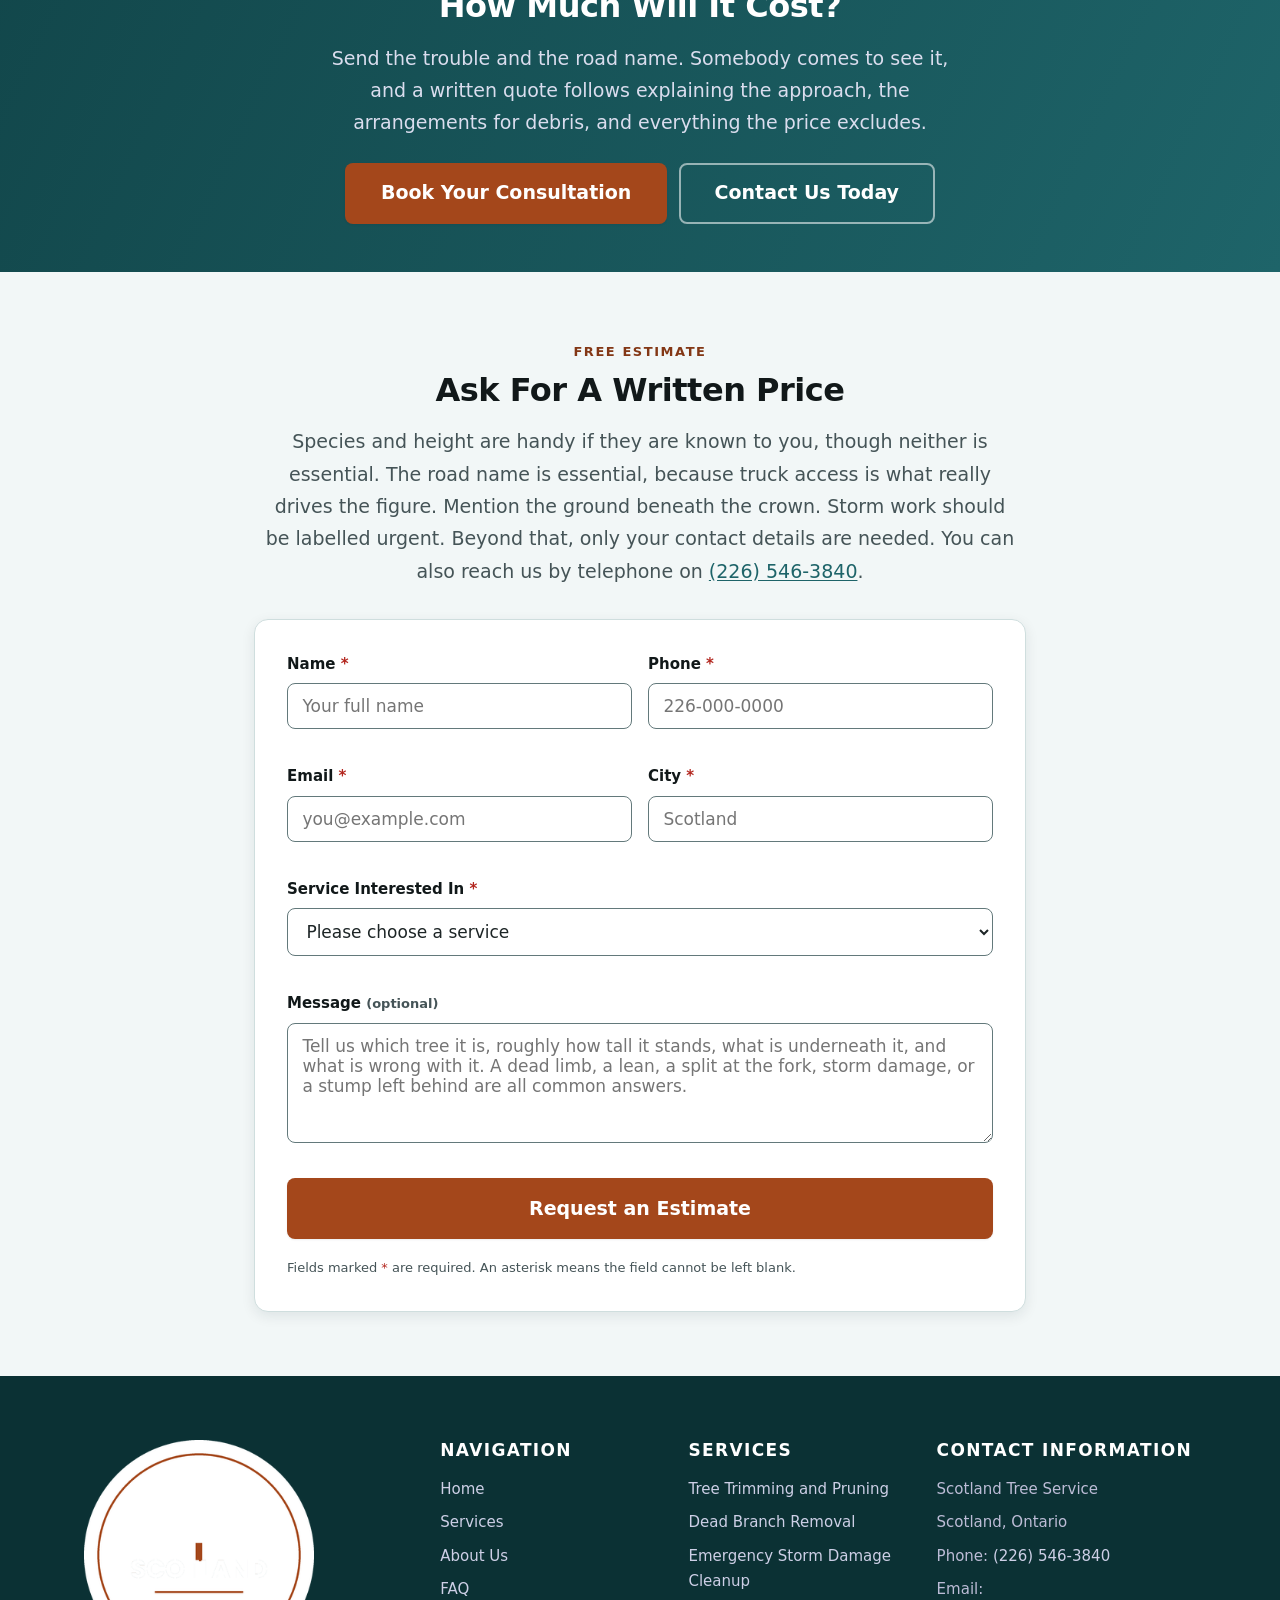
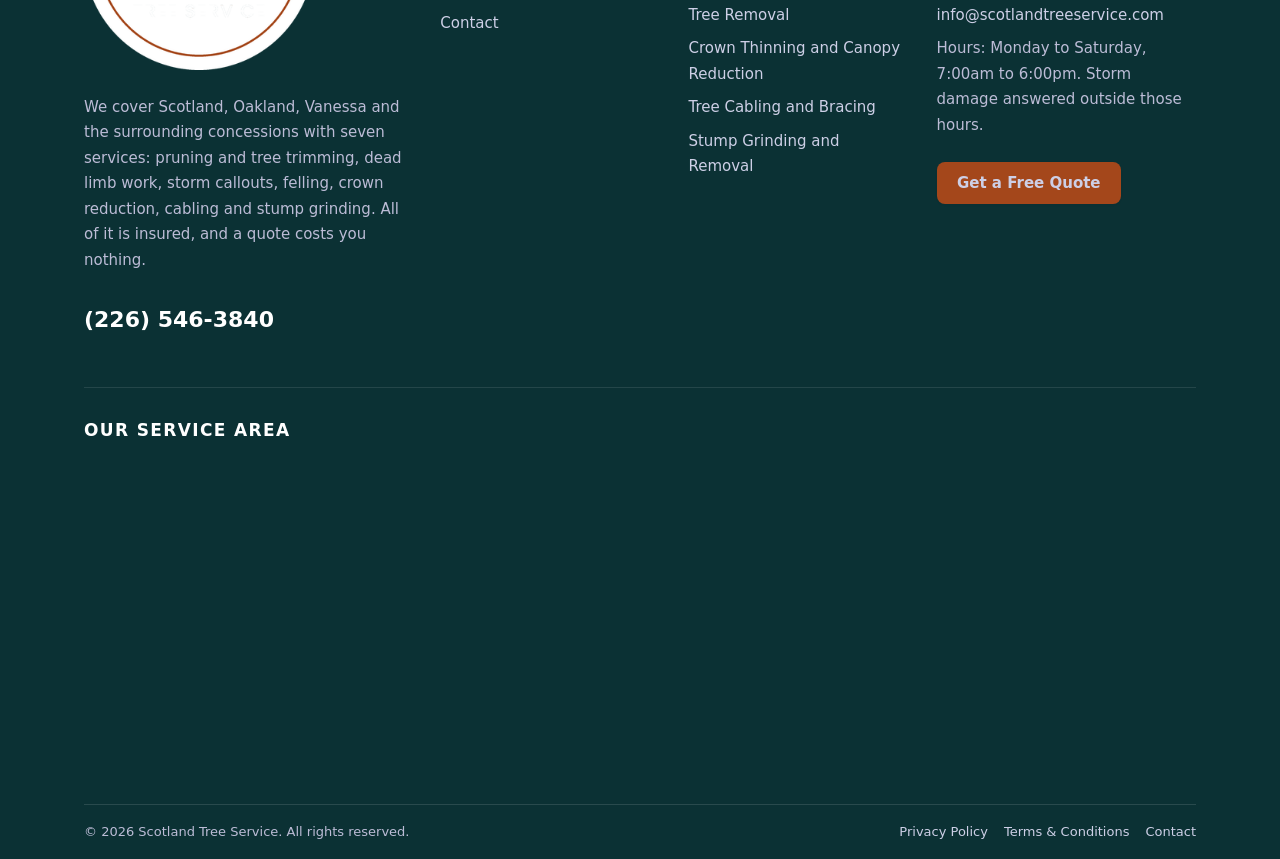
<file: site/tree-trimming-and-pruning.html>
<!DOCTYPE html>
<html lang="en-CA">
<head>
<meta charset="utf-8">
<meta name="viewport" content="width=device-width, initial-scale=1">
<meta name="theme-color" content="#12474B">

<!-- ===== SEO: unique title + description ===== -->
<title>Tree Trimming and Pruning | Scotland, Ontario</title>
<meta name="description" content="Tree trimming and pruning in Scotland, Ontario. Lighter percentages on droughty sand, oak kept to winter, correct cut placement. Call (226) 546-3840.">
<meta name="robots" content="index, follow, max-image-preview:large">
<meta name="author" content="Scotland Tree Service">
<meta name="geo.region" content="CA-ON">
<meta name="geo.placename" content="Scotland, Ontario">

<link rel="canonical" href="https://www.scotlandtreeservice.com/tree-trimming-and-pruning">

<!-- ===== Open Graph / social sharing ===== -->
<meta property="og:type" content="website">
<meta property="og:site_name" content="Scotland Tree Service">
<meta property="og:locale" content="en_CA">
<meta property="og:title" content="Tree Trimming and Pruning | Scotland, Ontario">
<meta property="og:description" content="Tree trimming and pruning in Scotland, Ontario. Lighter percentages on droughty sand, oak kept to winter, correct cut placement. Call (226) 546-3840.">
<meta property="og:url" content="https://www.scotlandtreeservice.com/tree-trimming-and-pruning">
<meta property="og:image" content="https://www.scotlandtreeservice.com/images/og-image.jpg">
<meta property="og:image:width" content="1200">
<meta property="og:image:height" content="630">
<meta property="og:image:type" content="image/jpeg">
<meta property="og:image:alt" content="Scotland Tree Service - tree trimming in Scotland, Ontario">
<meta name="twitter:card" content="summary_large_image">
<meta name="twitter:title" content="Tree Trimming and Pruning | Scotland, Ontario">
<meta name="twitter:description" content="Tree trimming and pruning in Scotland, Ontario. Lighter percentages on droughty sand, oak kept to winter, correct cut placement. Call (226) 546-3840.">
<meta name="twitter:image" content="https://www.scotlandtreeservice.com/images/og-image.jpg">

<!-- Fingerprinted. _headers caches /images/* for a year as immutable, and
     unlike the photographs these filenames never change - so without a
     ?v=<hash> a rebranded favicon can never reach anyone who already
     visited. Browsers ignore reloads for immutable assets; only a new URL
     works. -->
<link rel="icon" href="images/favicon.ico?v=dc7d6154" sizes="any">
<link rel="icon" type="image/png" sizes="32x32" href="images/icon-32.png?v=fe511a99">
<link rel="icon" type="image/png" sizes="16x16" href="images/icon-16.png?v=2eeb1114">
<link rel="apple-touch-icon" sizes="180x180" href="images/icon-180.png?v=2347e97f">
<link rel="manifest" href="site.webmanifest">
<link rel="stylesheet" href="style.css?v=99626802">
<script src="script.js?v=3b63bb79" defer></script>

<!-- ===== Schema.org: Local Business ===== -->
<script type="application/ld+json">
{
  "@context": "https://schema.org",
  "@type": "HomeAndConstructionBusiness",
  "@id": "https://www.scotlandtreeservice.com/#business",
  "name": "Scotland Tree Service",
  "description": "Tree trimming, tree removal and emergency storm damage cleanup for homes and property owners in Scotland, Ontario and the County of Brant.",
  "url": "https://www.scotlandtreeservice.com/",
  "telephone": "(226) 546-3840",
  "email": "info@scotlandtreeservice.com",
  "image": "https://www.scotlandtreeservice.com/images/og-image.jpg",
  "logo": "https://www.scotlandtreeservice.com/images/logo.png",
  "priceRange": "$$",
  "address": {
    "@type": "PostalAddress",
    "addressLocality": "Scotland",
    "addressRegion": "ON",
    "addressCountry": "CA"
  },
  "geo": {
    "@type": "GeoCoordinates",
    "latitude": "43.0246",
    "longitude": "-80.3743"
  },
  "openingHoursSpecification": [
    {
      "@type": "OpeningHoursSpecification",
      "dayOfWeek": [
        "Monday",
        "Tuesday",
        "Wednesday",
        "Thursday",
        "Friday",
        "Saturday"
      ],
      "opens": "07:00",
      "closes": "18:00"
    }
  ],
  "areaServed": [
    {
      "@type": "City",
      "name": "Scotland"
    },
    {
      "@type": "City",
      "name": "Oakland"
    },
    {
      "@type": "City",
      "name": "East Oakland"
    },
    {
      "@type": "City",
      "name": "Vanessa"
    },
    {
      "@type": "City",
      "name": "Maple Grove"
    },
    {
      "@type": "City",
      "name": "Four Ponds Corners"
    },
    {
      "@type": "City",
      "name": "Boston"
    },
    {
      "@type": "City",
      "name": "Waterford"
    },
    {
      "@type": "City",
      "name": "Norwich"
    }
  ],
  "hasOfferCatalog": {
    "@type": "OfferCatalog",
    "name": "Tree Trimming and Tree Removal Services",
    "itemListElement": [
      {
        "@type": "Offer",
        "itemOffered": {
          "@type": "Service",
          "name": "Tree Trimming and Pruning"
        }
      },
      {
        "@type": "Offer",
        "itemOffered": {
          "@type": "Service",
          "name": "Dead Branch Removal"
        }
      },
      {
        "@type": "Offer",
        "itemOffered": {
          "@type": "Service",
          "name": "Emergency Storm Damage Cleanup"
        }
      },
      {
        "@type": "Offer",
        "itemOffered": {
          "@type": "Service",
          "name": "Tree Removal"
        }
      },
      {
        "@type": "Offer",
        "itemOffered": {
          "@type": "Service",
          "name": "Crown Thinning and Canopy Reduction"
        }
      },
      {
        "@type": "Offer",
        "itemOffered": {
          "@type": "Service",
          "name": "Tree Cabling and Bracing"
        }
      },
      {
        "@type": "Offer",
        "itemOffered": {
          "@type": "Service",
          "name": "Stump Grinding and Removal"
        }
      }
    ]
  }
}
</script>
<script type="application/ld+json">
{
  "@context": "https://schema.org",
  "@type": "BreadcrumbList",
  "itemListElement": [
    {
      "@type": "ListItem",
      "position": 1,
      "name": "Home",
      "item": "https://www.scotlandtreeservice.com/"
    },
    {
      "@type": "ListItem",
      "position": 2,
      "name": "Services",
      "item": "https://www.scotlandtreeservice.com/services"
    },
    {
      "@type": "ListItem",
      "position": 3,
      "name": "Tree Trimming and Pruning",
      "item": "https://www.scotlandtreeservice.com/"
    }
  ]
}
</script>
<script type="application/ld+json">
{
  "@context": "https://schema.org",
  "@type": "Service",
  "serviceType": "Tree Trimming and Pruning",
  "name": "Tree Trimming And Pruning In Scotland, Ontario",
  "description": "Tree trimming and pruning in Scotland, Ontario. Lighter percentages on droughty sand, oak kept to winter, correct cut placement. Call (226) 546-3840.",
  "provider": {
    "@type": "HomeAndConstructionBusiness",
    "@id": "https://www.scotlandtreeservice.com/#business",
    "name": "Scotland Tree Service",
    "telephone": "(226) 546-3840"
  },
  "areaServed": {
    "@type": "City",
    "name": "Scotland, Ontario"
  },
  "url": "https://www.scotlandtreeservice.com/tree-trimming-and-pruning.html"
}
</script>
</head>
<body>
<a class="skip-link" href="#main">Skip to main content</a>

<header class="site-header site-header--compact">
  <div class="container site-header__inner">
    <a class="logo" href="/" aria-label="Scotland Tree Service home page">
      <img src="images/icon-96.png" alt="Scotland Tree Service logo"
           width="36" height="36" fetchpriority="high">
      <span class="logo__text">
        <span class="logo__name">Scotland Tree Service</span>
      </span>
    </a>
    <button class="nav-burger" type="button" aria-expanded="false"
            aria-controls="primary-nav" aria-label="Open main menu">
      <span></span><span></span><span></span>
    </button>
    <nav class="nav" id="primary-nav" aria-label="Main navigation">
      <ul class="nav__list">
        <li><a class="nav__link" href="/">Home</a></li>
        <li class="nav__item--has-menu">
          <button class="nav__link nav__toggle" type="button"
                  aria-expanded="false" aria-controls="services-menu" aria-current="page">Services</button>
          <ul class="nav__submenu" id="services-menu">
            <li><a href="/services">All Services</a></li>
            <li><a href="/tree-trimming-and-pruning" aria-current="page">Tree Trimming and Pruning</a></li>
            <li><a href="/dead-branch-removal">Dead Branch Removal</a></li>
            <li><a href="/emergency-storm-damage-cleanup">Emergency Storm Damage Cleanup</a></li>
            <li><a href="/tree-removal">Tree Removal</a></li>
            <li><a href="/crown-thinning-and-canopy-reduction">Crown Thinning and Canopy Reduction</a></li>
            <li><a href="/tree-cabling-and-bracing">Tree Cabling and Bracing</a></li>
            <li><a href="/stump-grinding-and-removal">Stump Grinding and Removal</a></li>
          </ul>
        </li>
        <li><a class="nav__link" href="/about">About</a></li>
        <li><a class="nav__link" href="/faq">FAQ</a></li>
        <li><a class="nav__link" href="/contact">Contact</a></li>
      </ul>
      <div class="header-cta">
        <a class="site-header__tel" href="tel:+12265463840">(226) 546-3840</a>
      </div>
    </nav>
  </div>
</header>

<!-- ============================= BREADCRUMBS ============================= -->
<nav class="breadcrumbs" aria-label="Breadcrumb">
  <div class="container">
    <ol>
      <li><a href="/">Home</a></li><li><a href="/services">Services</a></li><li><span aria-current="page">Tree Trimming and Pruning</span></li>
    </ol>
  </div>
</nav>

<main id="main">

<!-- ============================= HERO ============================= -->
<section class="hero hero--page" aria-labelledby="hero-heading">
  <div class="container hero__inner">
    <div class="hero__intro">
      <span class="eyebrow" style="color:#ffb37a;">Tree Trimming and Pruning</span>
      <h1 id="hero-heading">Tree Trimming And Pruning In Scotland, Ontario</h1>
      <p>Crown volume is the figure that governs all tree trimming and pruning on dry ground, and it is the reason tree trimming and pruning around Scotland calls for restraint. Insurance covers the work. We prune and trim from the village out through Oakland and into the southern townships.</p>
      <p>Call (226) 546-3840.</p>
      <div class="btn-row">
        <a class="btn btn--primary btn--lg" href="#quote">Get a Free Quote</a>
        <a class="btn btn--ghost btn--lg" href="tel:+12265463840">Call Now: (226) 546-3840</a>
      </div>
    </div>
  </div>
</section>

<!-- ============================= SERVICE DETAIL ============================= -->
<section class="section" aria-labelledby="detail-heading">
  <div class="container">
    <h2 id="detail-heading" class="visually-hidden">Tree Trimming and Pruning details</h2>
    <div class="layout-split">
      <div class="prose">
      <section class="content-block">
        <h2>What Is The Difference Between Trimming And Pruning?</h2>
        <p>In conversation nobody separates them. Technically, tree trimming concerns itself with dimensions and with keeping branches away from roofs, cables and traffic. Pruning concerns itself with the wellbeing of the tree and the framework it is building.</p>
        <p>Virtually all work involves both, so both sit under a single tree trimming and pruning quote. Describe the fault however you like. Attaching the correct term is on us.</p>
      </section>
      <section class="content-block">
        <h2>How Much Crown Can Come Off At Once?</h2>
        <p>The textbooks will let you go to twenty-five percent of the live crown. That allowance assumes a tree with reserves to draw on, which a Scotland tree standing on droughty sand does not have.</p>
        <p>Ten to twenty percent is where our tree trimming and pruning operates locally, and the exact percentage is stated in the quote before a climber puts a rope in the tree.</p>
      </section>
      <section class="content-block">
        <h2>Why Does A Cut Heal Slowly On Dry Ground?</h2>
        <p>Sealing a wound means growing fresh wood over it, and fresh wood costs energy that a tree short of water simply does not have in hand.</p>
        <p>So the answer is to make fewer cuts and to put each one in exactly the right spot. That spot is just beyond the swollen ring at the base of a limb, which is the only position from which a tree can close over.</p>
      </section>

      <!-- Mid-content conversion prompt -->
      <aside class="cta-inline" aria-label="Estimate call to action">
        <p>Deciding whether to trim a tree or take it out is free. Settling that question is free.</p>
        <div class="btn-row">
          <a class="btn btn--primary" href="#quote">Request an Estimate</a>
          <a class="btn btn--outline" href="tel:+12265463840">Call Now</a>
        </div>
      </aside>
      <section class="content-block">
        <h2>Why Do Roadside Trees And Field Entrances Grow Uneven?</h2>
        <p>Sunlight arrives from the road and never from the hedge, so a concession-road tree extends itself outward over the gravel while the sheltered flank stays sparse. Over the years the mass ends up hanging above passing vehicles.</p>
        <p>The correction is deliberately one-sided. We take length off the overextended half and leave the shaded half untouched so it can thicken. Trees at field gateways lean the same way and are handled identically.</p>
      </section>
      <section class="content-block">
        <h2>Where Does Pruning Money Go Furthest?</h2>
        <p>Young trees, without question. A trio of brief visits during the first fifteen years locks in the permanent shape, and on ground as dry as this the shape a tree carries is what determines whether it reaches old age at all.</p>
        <p>There is nothing complicated about it. Settle on a single leader, take out the rivals, clear anything rubbing, and raise the bottom branches over several seasons.</p>
      </section>
      </div>

      <!-- Sticky conversion sidebar -->
      <aside class="sidebar" aria-labelledby="sidebar-heading">
        <div class="card">
          <h3 id="sidebar-heading">Talk It Through With Us</h3>
          <p>Between morning and evening, (226) 546-3840 is answered by a person who works on trees for a living. Questions are welcome. So is a quote from a competitor that you cannot make head or tail of, which we will happily interpret line by line.</p>
          <p><a class="footer-phone" style="color:var(--color-accent-dark) !important;" href="tel:+12265463840">(226) 546-3840</a></p>
          <div class="btn-row">
            <a class="btn btn--primary btn--block" href="#quote">Get a Free Quote</a>
            <a class="btn btn--outline btn--block" href="/contact">Contact Us Today</a>
          </div>
        </div>
        <div class="panel" style="margin-top:var(--space-5);">
          <h3>Our Services</h3>
          <ul class="footer-list" style="padding:0;">
            <li><a href="/tree-trimming-and-pruning" style="color:var(--color-primary-light);">Tree Trimming and Pruning</a></li><li><a href="/dead-branch-removal" style="color:var(--color-primary-light);">Dead Branch Removal</a></li><li><a href="/emergency-storm-damage-cleanup" style="color:var(--color-primary-light);">Emergency Storm Damage Cleanup</a></li><li><a href="/tree-removal" style="color:var(--color-primary-light);">Tree Removal</a></li><li><a href="/crown-thinning-and-canopy-reduction" style="color:var(--color-primary-light);">Crown Thinning and Canopy Reduction</a></li><li><a href="/tree-cabling-and-bracing" style="color:var(--color-primary-light);">Tree Cabling and Bracing</a></li><li><a href="/stump-grinding-and-removal" style="color:var(--color-primary-light);">Stump Grinding and Removal</a></li>
          </ul>
        </div>
      </aside>

    </div>
  </div>
</section>

<!-- ============================= CLOSING CTA (from source copy) ============================= -->
<section class="cta-band" aria-labelledby="closing-heading">
  <div class="container">
    <h2 id="closing-heading">Book Tree Trimming And Pruning</h2>
    <p>Trees that have not been touched in years are worth a visit. We prune and trim right through Scotland, Oakland, Vanessa and Maple Grove, and the price is worked out at no cost to you.</p>
    <p>Call (226) 546-3840. All seven of our services appear on the <a href="/">Scotland Tree Service home page</a>.</p>
    <div class="btn-row is-centered">
      <a class="btn btn--primary btn--lg" href="#quote">Request an Estimate</a>
      <a class="btn btn--ghost btn--lg" href="tel:+12265463840">Call Now: (226) 546-3840</a>
    </div>
  </div>
</section>


<!-- ============================= SERVICES GRID ============================= -->
<section class="section" id="services" aria-labelledby="services-heading">
  <div class="container">
    <div class="section-head is-centered">
      <span class="eyebrow">What The Phone Rings About</span>
      <h2 id="services-heading">The Rest Of Our Work</h2>
      <p class="lead">Most trees end up needing two or three of these. The others are set out here.</p>
    </div>
    <div class="grid grid--3">
      <article class="service-card">
        <div class="service-card__media">
          <picture>
            <source type="image/webp" srcset="images/service-dead-branch-removal-640.webp 640w, images/service-dead-branch-removal-960.webp 960w" sizes="(max-width: 620px) 92vw, (max-width: 1024px) 45vw, 340px">
            <img src="images/service-dead-branch-removal-640.jpg" srcset="images/service-dead-branch-removal-640.jpg 640w, images/service-dead-branch-removal-960.jpg 960w" sizes="(max-width: 620px) 92vw, (max-width: 1024px) 45vw, 340px"
                 alt="Large broken limb caught in the crown above a lawn" width="640" height="400" loading="lazy" decoding="async">
          </picture>
        </div>
        <div class="service-card__body">
          <h3><a href="/dead-branch-removal" style="text-decoration:none;color:inherit;">Dead Branch Removal</a></h3>
          <p>Dead branch removal brings in more telephone calls than any other service on our list. Insurance is carried on all of it, and we clear dead wood at any height between the village, Oakland and the southern townships.</p>
          <a class="service-card__link" href="/dead-branch-removal">View Dead Branch Removal</a>
        </div>
      </article>
      <article class="service-card">
        <div class="service-card__media">
          <picture>
            <source type="image/webp" srcset="images/service-emergency-storm-damage-cleanup-640.webp 640w, images/service-emergency-storm-damage-cleanup-960.webp 960w" sizes="(max-width: 620px) 92vw, (max-width: 1024px) 45vw, 340px">
            <img src="images/service-emergency-storm-damage-cleanup-640.jpg" srcset="images/service-emergency-storm-damage-cleanup-640.jpg 640w, images/service-emergency-storm-damage-cleanup-960.jpg 960w" sizes="(max-width: 620px) 92vw, (max-width: 1024px) 45vw, 340px"
                 alt="Storm-thrown tree resting across a fence line after a blow" width="640" height="400" loading="lazy" decoding="async">
          </picture>
        </div>
        <div class="service-card__body">
          <h3><a href="/emergency-storm-damage-cleanup" style="text-decoration:none;color:inherit;">Emergency Storm Damage Cleanup</a></h3>
          <p>Emergency storm damage cleanup cannot wait when a tree is lying across a drive, a roof or a highway. The work is insured, and this number is picked up outside office hours everywhere between the village, Oakland and the southern townships. Wires in the tree mean the utility is your first call.</p>
          <a class="service-card__link" href="/emergency-storm-damage-cleanup">View Emergency Storm Damage Cleanup</a>
        </div>
      </article>
      <article class="service-card">
        <div class="service-card__media">
          <picture>
            <source type="image/webp" srcset="images/service-tree-removal-640.webp 640w, images/service-tree-removal-960.webp 960w" sizes="(max-width: 620px) 92vw, (max-width: 1024px) 45vw, 340px">
            <img src="images/service-tree-removal-640.jpg" srcset="images/service-tree-removal-640.jpg 640w, images/service-tree-removal-960.jpg 960w" sizes="(max-width: 620px) 92vw, (max-width: 1024px) 45vw, 340px"
                 alt="Bucket truck raised into a roadside tree on a concession road" width="640" height="400" loading="lazy" decoding="async">
          </picture>
        </div>
        <div class="service-card__body">
          <h3><a href="/tree-removal" style="text-decoration:none;color:inherit;">Tree Removal</a></h3>
          <p>Some trees cannot be kept, and tree removal then becomes the safe answer. Every tree removal we take on is insured, and we handle tree removal at any size across Scotland, Oakland and the south of the county.</p>
          <a class="service-card__link" href="/tree-removal">View Tree Removal</a>
        </div>
      </article>
      <article class="service-card">
        <div class="service-card__media">
          <picture>
            <source type="image/webp" srcset="images/service-crown-thinning-and-canopy-reduction-640.webp 640w, images/service-crown-thinning-and-canopy-reduction-960.webp 960w" sizes="(max-width: 620px) 92vw, (max-width: 1024px) 45vw, 340px">
            <img src="images/service-crown-thinning-and-canopy-reduction-640.jpg" srcset="images/service-crown-thinning-and-canopy-reduction-640.jpg 640w, images/service-crown-thinning-and-canopy-reduction-960.jpg 960w" sizes="(max-width: 620px) 92vw, (max-width: 1024px) 45vw, 340px"
                 alt="Climber on a long horizontal limb with rigging lines set" width="640" height="400" loading="lazy" decoding="async">
          </picture>
        </div>
        <div class="service-card__body">
          <h3><a href="/crown-thinning-and-canopy-reduction" style="text-decoration:none;color:inherit;">Crown Thinning and Canopy Reduction</a></h3>
          <p>When a crown grows thicker or wider than its setting can take, there are two corrections available: crown thinning and canopy reduction. Insurance covers both, and both are carried out on mature trees between the village, Oakland and the southern end of the county.</p>
          <a class="service-card__link" href="/crown-thinning-and-canopy-reduction">View Crown Thinning and Canopy Reduction</a>
        </div>
      </article>
      <article class="service-card">
        <div class="service-card__media">
          <picture>
            <source type="image/webp" srcset="images/service-tree-cabling-and-bracing-640.webp 640w, images/service-tree-cabling-and-bracing-960.webp 960w" sizes="(max-width: 620px) 92vw, (max-width: 1024px) 45vw, 340px">
            <img src="images/service-tree-cabling-and-bracing-640.jpg" srcset="images/service-tree-cabling-and-bracing-640.jpg 640w, images/service-tree-cabling-and-bracing-960.jpg 960w" sizes="(max-width: 620px) 92vw, (max-width: 1024px) 45vw, 340px"
                 alt="Fork split open on a multi-stemmed trunk over a village lot" width="640" height="400" loading="lazy" decoding="async">
          </picture>
        </div>
        <div class="service-card__body">
          <h3><a href="/tree-cabling-and-bracing" style="text-decoration:none;color:inherit;">Tree Cabling and Bracing</a></h3>
          <p>A single poor union does not condemn a tree. Fit tree cabling and bracing and there are years of safe life left in it. The work is insured, we fit both kinds of hardware between the village, Oakland and the southern townships, and if steel would be pointless we say so.</p>
          <a class="service-card__link" href="/tree-cabling-and-bracing">View Tree Cabling and Bracing</a>
        </div>
      </article>
      <article class="service-card">
        <div class="service-card__media">
          <picture>
            <source type="image/webp" srcset="images/service-stump-grinding-and-removal-640.webp 640w, images/service-stump-grinding-and-removal-960.webp 960w" sizes="(max-width: 620px) 92vw, (max-width: 1024px) 45vw, 340px">
            <img src="images/service-stump-grinding-and-removal-640.jpg" srcset="images/service-stump-grinding-and-removal-640.jpg 640w, images/service-stump-grinding-and-removal-960.jpg 960w" sizes="(max-width: 620px) 92vw, (max-width: 1024px) 45vw, 340px"
                 alt="Ground-out stump face with the grinder alongside" width="640" height="400" loading="lazy" decoding="async">
          </picture>
        </div>
        <div class="service-card__body">
          <h3><a href="/stump-grinding-and-removal" style="text-decoration:none;color:inherit;">Stump Grinding and Removal</a></h3>
          <p>Felling a tree leaves the base behind. Getting rid of it is a separate service, stump grinding and removal, priced on its own so that you are never forced into it. The work is insured, and it is available from the village out through Oakland and the southern townships.</p>
          <a class="service-card__link" href="/stump-grinding-and-removal">View Stump Grinding and Removal</a>
        </div>
      </article>
    </div>
    <div class="btn-row is-centered">
      <a class="btn btn--primary btn--lg" href="#quote">Get a Free Quote</a>
      <a class="btn btn--outline btn--lg" href="/services">See All Services</a>
    </div>
  </div>
</section>



<!-- ============================= CTA BAND ============================= -->
<section class="cta-band" aria-label="Contact call to action">
  <div class="container">
    <h2>How Much Will It Cost?</h2>
    <p>Send the trouble and the road name. Somebody comes to see it, and a written quote follows explaining the approach, the arrangements for debris, and everything the price excludes.</p>
    <div class="btn-row is-centered">
        <a class="btn btn--primary btn--lg" href="#quote">Book Your Consultation</a>
        <a class="btn btn--ghost btn--lg" href="/contact">Contact Us Today</a>
    </div>
  </div>
</section>



<!-- ============================= LEAD INTAKE FORM ============================= -->
<section class="section section--alt" id="quote" aria-labelledby="quote-heading">
  <div class="container container--narrow">
    <div class="section-head is-centered">
      <span class="eyebrow">Free Estimate</span>
      <h2 id="quote-heading">Ask For A Written Price</h2>
      <p class="lead">Species and height are handy if they are known to you, though neither is essential. The road name is essential, because truck access is what really drives the figure. Mention the ground beneath the crown. Storm work should be labelled urgent. Beyond that, only your contact details are needed.
        You can also reach us by telephone on <a href="tel:+12265463840">(226) 546-3840</a>.</p>
    </div>

    <div class="form-wrap">
      <!-- Success message: revealed by script.js after successful validation -->
      <div class="form-success" role="status" aria-live="polite">
        <div>
          <strong>Thanks &mdash; your request has been received.</strong>
          That has reached us. Somebody will get back to you on the next working day.
          For anything urgent, call <a href="tel:+12265463840">(226) 546-3840</a>.
        </div>
      </div>

      <!-- BACKEND: set SHEET_ENDPOINT in script.js to deliver these to your Google Sheet. -->
      <form class="lead-form" action="#" method="post" novalidate
            data-source="Tree Trimming and Pruning" aria-labelledby="quote-heading">
        <div class="form-grid">

          <div class="field">
            <label for="lf-name">Name <span class="req" aria-hidden="true">*</span></label>
            <input type="text" id="lf-name" name="name" autocomplete="name"
                   data-label="Name" placeholder="Your full name" required>
            <span class="field__error" aria-live="polite"></span>
          </div>

          <div class="field">
            <label for="lf-phone">Phone <span class="req" aria-hidden="true">*</span></label>
            <input type="tel" id="lf-phone" name="phone" autocomplete="tel"
                   data-label="Phone" placeholder="226-000-0000" required>
            <span class="field__error" aria-live="polite"></span>
          </div>

          <div class="field">
            <label for="lf-email">Email <span class="req" aria-hidden="true">*</span></label>
            <input type="email" id="lf-email" name="email" autocomplete="email"
                   data-label="Email" placeholder="you@example.com" required>
            <span class="field__error" aria-live="polite"></span>
          </div>

          <div class="field">
            <label for="lf-city">City <span class="req" aria-hidden="true">*</span></label>
            <input type="text" id="lf-city" name="city" autocomplete="address-level2"
                   data-label="City" placeholder="Scotland" required>
            <span class="field__error" aria-live="polite"></span>
          </div>

          <div class="field field--full">
            <label for="lf-service">Service Interested In <span class="req" aria-hidden="true">*</span></label>
            <select id="lf-service" name="service" data-label="Service interested in" required>
            <option value="">Please choose a service</option>
            <option value="Tree trimming or pruning">Tree trimming or pruning</option>
            <option value="Dead or hanging branches">Dead or hanging branches</option>
            <option value="Storm damage - urgent">Storm damage - urgent</option>
            <option value="Tree removal">Tree removal</option>
            <option value="Crown thinning or height reduction">Crown thinning or height reduction</option>
            <option value="Cabling or bracing a weak tree">Cabling or bracing a weak tree</option>
            <option value="Stump grinding">Stump grinding</option>
            <option value="Not sure - please advise">Not sure - please advise</option>
            </select>
            <span class="field__error" aria-live="polite"></span>
          </div>

          <div class="field field--full">
            <label for="lf-message">Message <span class="field__optional">(optional)</span></label>
            <textarea id="lf-message" name="message" data-label="Message"
                      
                      placeholder="Tell us which tree it is, roughly how tall it stands, what is underneath it, and what is wrong with it. A dead limb, a lean, a split at the fork, storm damage, or a stump left behind are all common answers."></textarea>
            <span class="field__error" aria-live="polite"></span>
          </div>

          <!-- Honeypot: hidden from people, filled in by bots. Not a real field. -->
          <div class="field field--full" aria-hidden="true"
               style="position:absolute;left:-9999px;width:1px;height:1px;overflow:hidden;">
            <label for="lf-botcheck">Leave this field empty</label>
            <input type="text" id="lf-botcheck" name="botcheck" tabindex="-1" autocomplete="off">
          </div>

          <div class="field field--full">
            <button class="btn btn--primary btn--lg btn--block" type="submit">Request an Estimate</button>
            <p class="form-note">Fields marked <span class="req" aria-hidden="true">*</span> are required.
              An asterisk means the field cannot be left blank.</p>
          </div>

        </div>
      </form>
    </div>
  </div>
</section>

</main>

<!-- ============================= FOOTER ============================= -->
<footer class="site-footer">
  <div class="container">
    <div class="footer-grid">

      <div class="footer-brand">
        <a class="footer-logo" href="/" aria-label="Scotland Tree Service home page">
          <img src="images/wordmark-light-300.png"
               alt="Scotland Tree Service" width="300" height="310" loading="lazy">
        </a>
        <p>We cover Scotland, Oakland, Vanessa and the surrounding concessions with seven services: pruning and tree trimming, dead limb work, storm callouts, felling, crown reduction, cabling and stump grinding. All of it is insured, and a quote costs you nothing.</p>
        <a class="footer-phone" href="tel:+12265463840">(226) 546-3840</a>
      </div>

      <nav aria-labelledby="footer-nav-heading">
        <h3 id="footer-nav-heading">Navigation</h3>
        <ul class="footer-list">
          <li><a href="/">Home</a></li>
          <li><a href="/services">Services</a></li>
          <li><a href="/about">About Us</a></li>
          <li><a href="/faq">FAQ</a></li>
          <li><a href="/contact">Contact</a></li>
        </ul>
      </nav>

      <nav aria-labelledby="footer-svc-heading">
        <h3 id="footer-svc-heading">Services</h3>
        <ul class="footer-list"><li><a href="/tree-trimming-and-pruning">Tree Trimming and Pruning</a></li><li><a href="/dead-branch-removal">Dead Branch Removal</a></li><li><a href="/emergency-storm-damage-cleanup">Emergency Storm Damage Cleanup</a></li><li><a href="/tree-removal">Tree Removal</a></li><li><a href="/crown-thinning-and-canopy-reduction">Crown Thinning and Canopy Reduction</a></li><li><a href="/tree-cabling-and-bracing">Tree Cabling and Bracing</a></li><li><a href="/stump-grinding-and-removal">Stump Grinding and Removal</a></li></ul>
      </nav>

      <div>
        <h3>Contact Information</h3>
        <ul class="footer-list">
          <li>Scotland Tree Service</li>
          <li>Scotland, Ontario</li>
          <li>Phone: <a href="tel:+12265463840">(226) 546-3840</a></li>
          <li>Email: <a href="mailto:info@scotlandtreeservice.com">info@scotlandtreeservice.com</a></li>
          <li>Hours: Monday to Saturday, 7:00am to 6:00pm. Storm damage answered outside those hours.</li>
        </ul>
        <div class="btn-row">
          <a class="btn btn--primary btn--sm" href="#quote">Get a Free Quote</a>
        </div>
      </div>

    </div>

    <!-- Service area map.
         The embed ships from Google at a fixed 600x450. Those attributes are
         kept so the browser reserves the right box before the frame loads and
         the footer does not jump, but CSS overrides the rendered size to fill
         the container. loading="lazy" is deliberate: this is the last thing on
         the page and it must not cost anything on first paint. -->
    <section class="footer-map" aria-labelledby="footer-map-heading">
      <h3 id="footer-map-heading">Our Service Area</h3>
      <iframe
        title="Map of the the County of Brant service area covered by Scotland Tree Service"
        src="https://www.google.com/maps/embed?pb=!1m3!2m1!1sScotland,+Ontario,+Canada!6i14"
        width="600" height="450" loading="lazy" allowfullscreen=""
        referrerpolicy="strict-origin-when-cross-origin"></iframe>
    </section>

    <div class="footer-bottom">
      <p style="margin:0;">&copy; <span data-year>2026</span> Scotland Tree Service. All rights reserved.</p>
      <ul class="footer-legal">
        <li><a href="/privacy-policy">Privacy Policy</a></li>
        <li><a href="/terms">Terms &amp; Conditions</a></li>
        <li><a href="/contact">Contact</a></li>
      </ul>
    </div>
  </div>
</footer>

<!-- Sticky mobile call bar -->
<div class="call-bar" role="region" aria-label="Quick contact">
  <a class="btn btn--primary" href="tel:+12265463840">Call Now</a>
  <a class="btn btn--secondary" href="#quote">Get a Free Quote</a>
</div>

<!-- Scroll to top -->
<button class="to-top" type="button" aria-label="Scroll back to top of page">
  <svg viewBox="0 0 24 24" aria-hidden="true" focusable="false"><path d="M12 4l8 8h-5v8H9v-8H4z"/></svg>
</button>

</body>
</html>
</file>
<file: site/style.css>
/* ==========================================================================
   Bradford Spray Foam Insulation — Main Stylesheet
   Author: Bradford Spray Foam Insulation
   Structure:
     01. Design Tokens (CSS Variables)
     02. Reset & Base
     03. Typography
     04. Layout Helpers
     05. Buttons & CTAs
     06. Header & Navigation
     07. Hero
     08. Breadcrumbs
     09. Content Blocks & Cards
     10. Services Grid
     11. Process Steps
     12. Benefits / Feature Grid
     13. FAQ Accordion
     14. CTA Bands
     15. Contact Form
     16. Footer
     17. Scroll To Top
     18. Accessibility & Focus States
     19. Responsive Breakpoints
     20. Motion & Print Preferences
   ========================================================================== */


/* ==========================================================================
   01. DESIGN TOKENS
   Contractor palette: deep teal (weight) + burnt orange (action)
   ========================================================================== */
:root {
  /* Brand colours - Scotland runs deep teal (weight) + burnt orange (action). Every ratio below was computed
     with the WCAG relative-luminance formula, not eyeballed. Each of the six Brant County tree sites takes a different palette so no two read as the same document with the town swapped.

     Never write a comment-close sequence inside comment prose, even quoted.
     CSS comments have no string escaping, so it closes the comment early and
     the parser recovers by skipping to the next semicolon - silently
     swallowing the declaration that follows. That fault shipped in this
     template twice. */
  --color-primary:        #12474B;   /* Header, hero, footer.
                                        10.35:1 with white text. */
  --color-primary-dark:   #0B3134;   /* Footer, hover states. 13.97:1. */
  --color-primary-light:  #1E6469;   /* Gradients, link colour. 6.81:1
                                        with white, 6.81:1 as a link on white. */
  --color-accent:         #A4471B;   /* Action colour. 6.01:1 with white
                                        button text. */
  --color-accent-dark:    #833715;   /* Accent hover, and the link hover
                                        colour on white. 8.33:1. */
  --color-accent-soft:    #FCF1EA;   /* Accent tint background. Body copy on
                                        it is 14.06:1. */
  --color-accent-bright:  #F0A878;   /* Light tint, for use ON the dark hero
                                        and the primary block only: 5.21:1
                                        on --color-primary. The action colour
                                        is far too dark there. */
  --color-accent-hero:    #F5BB92;   /* Hero place line. Small uppercase text,
                                        so it needs the full 4.5:1. It measures
                                        10.11:1 over the hero scrim. */
  --color-brand-grey:     #4E6062;   /* Secondary grey. 6.62:1 on white. */

  /* Neutrals - warmed very slightly toward the primary so they sit under it */
  --color-text:           #1D2526;   /* Body copy. 15.62:1 on white, AAA. */
  --color-text-muted:     #455457;   /* Secondary copy. 7.90:1 on white,
                                        6.49:1 on --color-bg-deep. */
  --color-heading:        #111819;   /* Headings - near-black. 17.97:1. */
  --color-white:          #ffffff;
  --color-bg:             #ffffff;
  --color-bg-alt:         #F2F7F7;   /* Section stripe */
  --color-bg-deep:        #E0EBEB;   /* Card wells */
  --color-border:         #CFDEDE;   /* Decorative rules only */
  --color-border-strong:  #63797B;   /* Form input and outline-button borders.
                                        These are UI components, so WCAG
                                        1.4.11 wants 3:1 against the adjacent
                                        colour. The template shipped a value
                                        measuring 1.76:1 on white, which fails,
                                        and it is still wrong on the sibling
                                        trades. This is 4.61:1 on white,
                                        4.27:1 on --color-bg-alt and
                                        3.79:1 on --color-bg-deep. */

  /* Feedback */
  --color-success:        #16794a;
  --color-success-bg:     #e6f5ee;
  --color-error:          #b3261e;

  /* Typography */
  --font-sans: "Segoe UI", system-ui, -apple-system, "Helvetica Neue", Arial, sans-serif;
  --fs-xs:   0.8125rem;   /* 13px */
  --fs-sm:   0.9375rem;   /* 15px */
  --fs-base: 1.0625rem;   /* 17px — comfortable reading */
  --fs-md:   1.1875rem;   /* 19px */
  --fs-lg:   1.375rem;    /* 22px */
  --fs-xl:   1.625rem;    /* 26px */
  --fs-2xl:  2rem;        /* 32px */
  --fs-3xl:  2.5rem;      /* 40px */
  --lh-tight: 1.2;
  --lh-body:  1.7;

  /* Spacing scale */
  --space-1: 0.25rem;
  --space-2: 0.5rem;
  --space-3: 0.75rem;
  --space-4: 1rem;
  --space-5: 1.5rem;
  --space-6: 2rem;
  --space-7: 3rem;
  --space-8: 4rem;
  --space-9: 5.5rem;

  /* Structure */
  --container: 1160px;
  --container-narrow: 820px;
  --radius-sm: 4px;
  --radius:    8px;
  --radius-lg: 14px;
  --shadow-sm: 0 1px 2px rgba(16, 29, 49, .08);
  --shadow:    0 4px 14px rgba(16, 29, 49, .09);
  --shadow-lg: 0 14px 38px rgba(16, 29, 49, .16);
  --header-h:  76px;
  --transition: 180ms ease;
}


/* ==========================================================================
   02. RESET & BASE
   ========================================================================== */
*,
*::before,
*::after { box-sizing: border-box; }

html {
  scroll-behavior: smooth;          /* Smooth scrolling for anchor links */
  scroll-padding-top: calc(var(--header-h) + 16px);
  -webkit-text-size-adjust: 100%;
}

body {
  margin: 0;
  background: var(--color-bg);
  color: var(--color-text);
  font-family: var(--font-sans);
  font-size: var(--fs-base);
  line-height: var(--lh-body);
  -webkit-font-smoothing: antialiased;
  overflow-x: hidden;
}

img,
svg,
picture {
  max-width: 100%;
  height: auto;
  display: block;
}

ul, ol { padding-left: 1.25rem; }

hr {
  border: 0;
  border-top: 1px solid var(--color-border);
  margin: var(--space-6) 0;
}

/* Skip link for keyboard users */
.skip-link {
  position: absolute;
  left: -9999px;
  top: 0;
  z-index: 999;
  background: var(--color-accent);
  color: var(--color-white);
  padding: var(--space-3) var(--space-5);
  font-weight: 700;
  border-radius: 0 0 var(--radius) 0;
}
.skip-link:focus { left: 0; }

.visually-hidden {
  position: absolute !important;
  width: 1px; height: 1px;
  margin: -1px; padding: 0;
  overflow: hidden;
  clip: rect(0 0 0 0);
  white-space: nowrap; border: 0;
}


/* ==========================================================================
   03. TYPOGRAPHY
   ========================================================================== */
h1, h2, h3, h4 {
  color: var(--color-heading);
  font-weight: 800;
  line-height: var(--lh-tight);
  margin: 0 0 var(--space-4);
  letter-spacing: -0.015em;
}
h1 { font-size: var(--fs-3xl); }
h2 { font-size: var(--fs-2xl); }
h3 { font-size: var(--fs-xl); }
h4 { font-size: var(--fs-lg); }

p { margin: 0 0 var(--space-4); }
p:last-child { margin-bottom: 0; }

a {
  color: var(--color-primary-light);
  text-decoration: underline;
  text-underline-offset: 2px;
  transition: color var(--transition);
}
a:hover { color: var(--color-accent-dark); }

/* Outbound links inside body prose, emitted by rich() in build.py.
   The owner asked for these NOT to read as blue links: they inherit the
   surrounding text colour and carry no underline at rest, so a paragraph
   reads as a paragraph.

   Two things are deliberately kept. Hover paints the accent colour and
   restores the underline, so the link is discoverable to a mouse. And
   :focus-visible keeps the full focus ring, because a keyboard user has no
   other way to find it - removing that would make these links unreachable
   without a mouse rather than merely unobtrusive.

   Trade-off worth knowing: a link that is visually identical to body text
   at rest does not meet WCAG 1.4.1, which wants something other than colour
   alone to mark it. Swapping the "text-decoration: none" below for
   "text-decoration: underline dotted" restores that at very little visual
   cost. */
.ext-link {
  color: inherit;
  text-decoration: none;
  cursor: pointer;
}
.ext-link:hover {
  color: var(--color-accent-dark);
  text-decoration: underline;
  text-underline-offset: 2px;
}
.ext-link:focus-visible {
  color: var(--color-accent-dark);
  text-decoration: underline;
}

strong { color: var(--color-heading); }

/* Section intro heading block */
.section-head {
  max-width: 760px;
  margin: 0 0 var(--space-6);
}
.section-head.is-centered {
  margin-left: auto;
  margin-right: auto;
  text-align: center;
}
.eyebrow {
  display: inline-block;
  font-size: var(--fs-xs);
  font-weight: 800;
  letter-spacing: .12em;
  text-transform: uppercase;
  color: var(--color-accent-dark);
  margin-bottom: var(--space-2);
}
.lead {
  font-size: var(--fs-md);
  color: var(--color-text-muted);
}


/* ==========================================================================
   04. LAYOUT HELPERS
   ========================================================================== */
.container {
  width: 100%;
  max-width: var(--container);
  margin-inline: auto;
  padding-inline: var(--space-5);
}
.container--narrow { max-width: var(--container-narrow); }

.section { padding-block: var(--space-8); }
.section--tight { padding-block: var(--space-7); }
.section--alt { background: var(--color-bg-alt); }
.section--deep {
  background: var(--color-primary);
  color: #DADDEE;
}
.section--deep h2,
.section--deep h3 { color: var(--color-white); }

.grid { display: grid; gap: var(--space-5); }
.grid--2 { grid-template-columns: repeat(2, 1fr); }
.grid--3 { grid-template-columns: repeat(3, 1fr); }
.grid--4 { grid-template-columns: repeat(4, 1fr); }


/* ==========================================================================
   05. BUTTONS & CTAs
   ========================================================================== */
.btn {
  display: inline-flex;
  align-items: center;
  justify-content: center;
  gap: var(--space-2);
  padding: 0.9rem 1.75rem;
  border: 2px solid transparent;
  border-radius: var(--radius);
  font-family: inherit;
  font-size: var(--fs-base);
  font-weight: 800;
  line-height: 1.25;
  text-align: center;
  text-decoration: none;
  cursor: pointer;
  transition: background var(--transition), color var(--transition),
              transform var(--transition), box-shadow var(--transition),
              border-color var(--transition);
}

/* Primary action — orange */
.btn--primary {
  background: var(--color-accent);
  color: var(--color-white);
  box-shadow: var(--shadow-sm);
}
.btn--primary:hover {
  background: var(--color-accent-dark);
  color: var(--color-white);
  transform: translateY(-2px);
  box-shadow: var(--shadow);
}

/* Secondary action — navy */
.btn--secondary {
  background: var(--color-primary);
  color: var(--color-white);
}
.btn--secondary:hover {
  background: var(--color-primary-dark);
  color: var(--color-white);
  transform: translateY(-2px);
  box-shadow: var(--shadow);
}

/* Outline action */
.btn--outline {
  background: transparent;
  color: var(--color-primary);
  border-color: var(--color-border-strong);
}
.btn--outline:hover {
  background: var(--color-white);
  border-color: var(--color-primary);
  color: var(--color-primary);
  transform: translateY(-2px);
}

/* Outline on dark backgrounds */
.btn--ghost {
  background: transparent;
  color: var(--color-white);
  border-color: rgba(255, 255, 255, .55);
}
.btn--ghost:hover {
  background: var(--color-white);
  color: var(--color-primary);
  transform: translateY(-2px);
}

.btn--lg { padding: 1.05rem 2.1rem; font-size: var(--fs-md); }
.btn--sm { padding: 0.6rem 1.15rem; font-size: var(--fs-sm); }
.btn--block { width: 100%; }

.btn-row {
  display: flex;
  flex-wrap: wrap;
  gap: var(--space-3);
  margin-top: var(--space-5);
}
.btn-row.is-centered { justify-content: center; }


/* ==========================================================================
   06. HEADER & NAVIGATION
   ========================================================================== */
/* Top utility bar */
.topbar {
  background: var(--color-primary-dark);
  color: #C9CCE4;
  font-size: var(--fs-sm);
}
.topbar__inner {
  display: flex;
  flex-wrap: wrap;
  align-items: center;
  justify-content: space-between;
  gap: var(--space-3);
  padding-block: var(--space-2);
}
.topbar a { color: var(--color-white); text-decoration: none; font-weight: 700; }
.topbar a:hover { color: var(--color-accent); text-decoration: underline; }

/* Sticky header */
.site-header {
  position: sticky;
  top: 0;
  z-index: 100;
  background: var(--color-white);
  /* Hairline only, no drop shadow. With the dark hero sitting directly
     beneath it, the top of the page then reads as one clean edge instead of a
     stack of bars. Same treatment as the Chatham epoxy site. */
  border-bottom: 1px solid var(--color-border);
}
.site-header__inner {
  display: flex;
  align-items: center;
  justify-content: space-between;
  gap: var(--space-4);
  min-height: var(--header-h);
}

/* Logo placeholder */
.logo {
  display: inline-flex;
  align-items: center;
  gap: var(--space-3);
  text-decoration: none;
  color: var(--color-primary);
  flex-shrink: 0;
}
.logo img { width: 44px; height: 44px; }
.logo__text { display: flex; flex-direction: column; line-height: 1.15; }
.logo__name {
  font-size: 1.15rem;
  font-weight: 900;
  letter-spacing: -0.02em;
  color: var(--color-primary);
}
.logo__tag {
  font-size: 0.72rem;
  font-weight: 700;
  text-transform: uppercase;
  letter-spacing: .1em;
  color: var(--color-accent-dark);
}

/* Desktop navigation */
.nav { display: flex; align-items: center; gap: var(--space-5); }
.nav__list {
  display: flex;
  align-items: center;
  gap: var(--space-1);
  list-style: none;
  margin: 0;
  padding: 0;
}
.nav__link {
  display: block;
  padding: 0.65rem 0.85rem;
  border-radius: var(--radius-sm);
  color: var(--color-heading);
  font-size: var(--fs-sm);
  font-weight: 700;
  text-decoration: none;
  white-space: nowrap;
  transition: background var(--transition), color var(--transition);
}
.nav__link:hover,
.nav__link:focus-visible { background: var(--color-bg-alt); color: var(--color-accent-dark); }
.nav__link[aria-current="page"] {
  color: var(--color-accent-dark);
  box-shadow: inset 0 -3px 0 var(--color-accent);
}

/* Dropdown */
.nav__item--has-menu { position: relative; }
.nav__toggle {
  display: inline-flex;
  align-items: center;
  gap: 6px;
  background: none;
  border: 0;
  font: inherit;
  cursor: pointer;
}
.nav__toggle::after {
  content: "";
  width: 7px; height: 7px;
  border-right: 2px solid currentColor;
  border-bottom: 2px solid currentColor;
  transform: rotate(45deg) translateY(-2px);
  transition: transform var(--transition);
}
.nav__toggle[aria-expanded="true"]::after { transform: rotate(225deg) translateY(-2px); }

.nav__submenu {
  position: absolute;
  top: calc(100% + 6px);
  left: 0;
  min-width: 268px;
  background: var(--color-white);
  border: 1px solid var(--color-border);
  border-radius: var(--radius);
  box-shadow: var(--shadow-lg);
  list-style: none;
  margin: 0;
  padding: var(--space-2);
  display: none;
}
.nav__submenu.is-open { display: block; }
.nav__submenu a {
  display: block;
  padding: 0.6rem 0.75rem;
  border-radius: var(--radius-sm);
  color: var(--color-text);
  font-size: var(--fs-sm);
  font-weight: 600;
  text-decoration: none;
}
.nav__submenu a:hover,
.nav__submenu a:focus-visible {
  background: var(--color-accent-soft);
  color: var(--color-accent-dark);
}

/* Header phone CTA */
.header-cta { display: flex; align-items: center; gap: var(--space-3); }

/* Mobile menu button */
.nav-burger {
  display: none;
  flex-direction: column;
  justify-content: center;
  gap: 5px;
  width: 46px; height: 46px;
  padding: 0 10px;
  background: var(--color-primary);
  border: 0;
  border-radius: var(--radius);
  cursor: pointer;
}
.nav-burger span {
  display: block;
  height: 3px;
  background: var(--color-white);
  border-radius: 2px;
  transition: transform var(--transition), opacity var(--transition);
}
.nav-burger[aria-expanded="true"] span:nth-child(1) { transform: translateY(8px) rotate(45deg); }
.nav-burger[aria-expanded="true"] span:nth-child(2) { opacity: 0; }
.nav-burger[aria-expanded="true"] span:nth-child(3) { transform: translateY(-8px) rotate(-45deg); }


/* ==========================================================================
   07. HERO
   ========================================================================== */
.hero {
  position: relative;
  background: linear-gradient(115deg, var(--color-primary) 0%, var(--color-primary-light) 100%);
  color: #DBDEEF;
  padding-block: var(--space-8);
  overflow: hidden;
}
.hero::after {           /* subtle diagonal texture */
  content: "";
  position: absolute;
  inset: 0;
  background: repeating-linear-gradient(135deg, rgba(255,255,255,.035) 0 2px, transparent 2px 12px);
  pointer-events: none;
}
.hero__inner {
  position: relative;
  z-index: 1;
  display: grid;
  grid-template-columns: 1.15fr 0.85fr;
  gap: var(--space-7);
  align-items: center;
}
.hero h1 { color: var(--color-white); margin-bottom: var(--space-4); }
.hero__intro p { color: #D8D5E4; font-size: var(--fs-md); }
.hero__badges {
  display: flex;
  flex-wrap: wrap;
  gap: var(--space-2) var(--space-5);
  margin: var(--space-5) 0 0;
  padding: 0;
  list-style: none;
  font-size: var(--fs-sm);
  font-weight: 700;
  color: #D2D5E9;
}
.hero__badges li { display: flex; align-items: center; gap: 8px; }
.hero__badges li::before {
  content: "";
  width: 9px; height: 9px;
  border-radius: 50%;
  background: var(--color-accent);
  flex-shrink: 0;
}
.hero__media img {
  width: 100%;
  border-radius: var(--radius-lg);
  box-shadow: var(--shadow-lg);
  border: 4px solid rgba(255,255,255,.14);
}

/* --- Home hero: photo background, copy left, estimate form right --- */
.hero--home { padding-block: var(--space-8); }
.hero--home::after { display: none; }   /* photo replaces the diagonal texture */

.hero__bg { position: absolute; inset: 0; z-index: 0; }
.hero__bg picture,
.hero__bg img {
  display: block;
  width: 100%;
  height: 100%;
  object-fit: cover;
}
/* The old directional gradient that used to sit here has been removed. It
   darkened the left where the copy used to be and faded to the right for the
   form. Now that the hero is a single centred column, .hero__scrim in section
   07b does the job with one flat, measured value - and stacking both overlays
   just muddied the photograph. */

.hero--home .hero__inner {
  position: relative;
  z-index: 2;               /* above .hero__scrim */
  /* The base .hero__inner is a two-column grid, built for copy-left and
     form-right. With the form moved to .quote-band this hero is a single
     centred column, so the grid has to be switched off explicitly - otherwise
     the place line lands in column two and everything else is squeezed into
     column one. */
  display: block;
}

/* Business name as a masthead across the top of the hero. No text-shadow:
   .hero__scrim provides the contrast now, and it is measurable. */
.hero__brand {
  margin: 0 0 var(--space-3);
  font-size: clamp(2.25rem, 5.2vw, 3.5rem);
  font-weight: 900;
  line-height: 1.05;
  letter-spacing: -0.025em;
  color: var(--color-white);
}

/* The translucent panel and the layered text-shadows that used to live here
   are gone. Both existed to compensate for having no scrim: the panel was
   rgba(18,31,42,.55) behind the copy, and three stacked shadows tried to buy
   legibility that WCAG does not credit. With .hero__scrim in place they only
   darkened the hero twice over. */
.hero--home .hero__intro h1,
.hero--home .hero__badges {
  color: var(--color-white);
}

/* Estimate card */
.hero-form {
  background: var(--color-white);
  border-radius: var(--radius-lg);
  border-top: 5px solid var(--color-accent);
  padding: var(--space-5);
  box-shadow: var(--shadow-lg);
}
.hero-form__title { font-size: var(--fs-xl); margin-bottom: var(--space-2); }
.hero-form__sub {
  font-size: var(--fs-sm);
  color: var(--color-text-muted);
  margin-bottom: var(--space-4);
}
.hero-form .form-grid { gap: var(--space-3); }
.hero-form .field label { font-size: var(--fs-xs); }
.hero-form .field input,
.hero-form .field select,
.hero-form .field textarea {
  padding: 0.6rem 0.75rem;
  font-size: var(--fs-sm);
}
.hero-form .field textarea { min-height: 76px; }
.hero-form .form-note { margin-top: var(--space-2); text-align: center; }

/* Compact hero for interior pages */
.hero--page { padding-block: var(--space-7); }
.hero--page .hero__inner { grid-template-columns: 1fr; max-width: 860px; }

/* Interior hero that carries a photo alongside the copy */
.hero--split .hero__inner { grid-template-columns: 1.05fr 0.95fr; max-width: none; }

/* <picture> is inline by default — force it to fill its container so the
   reserved aspect-ratio box is respected and no layout shift occurs */
.hero__media picture,
.service-card__media picture { display: block; width: 100%; height: 100%; }

/* Trust strip under hero */
.trust-strip {
  background: var(--color-primary-dark);
  color: #C8CBE3;
  padding-block: var(--space-4);
  font-size: var(--fs-sm);
  font-weight: 700;
}
.trust-strip ul {
  display: flex;
  flex-wrap: wrap;
  justify-content: center;
  gap: var(--space-2) var(--space-3);
  list-style: none;
  margin: 0; padding: 0;
  text-align: center;
}
/* Each service is a link through to its page */
.trust-strip a {
  display: block;
  padding: var(--space-2) var(--space-3);
  border-radius: var(--radius-sm);
  color: #DADDEF;
  text-decoration: none;
  transition: background var(--transition), color var(--transition);
}
.trust-strip a:hover,
.trust-strip a:focus-visible {
  background: rgba(255, 255, 255, .1);
  color: var(--color-white);
  text-decoration: underline;
  text-underline-offset: 3px;
}
/* Current page gets a marker so visitors know where they are */
.trust-strip a[aria-current="page"] {
  color: var(--color-white);
  box-shadow: inset 0 -3px 0 var(--color-accent);
}


/* ==========================================================================
   08. BREADCRUMBS
   ========================================================================== */
.breadcrumbs {
  background: var(--color-bg-alt);
  border-bottom: 1px solid var(--color-border);
  font-size: var(--fs-sm);
}
.breadcrumbs ol {
  display: flex;
  flex-wrap: wrap;
  align-items: center;
  gap: var(--space-2);
  list-style: none;
  margin: 0; padding: var(--space-3) 0;
}
.breadcrumbs li { display: flex; align-items: center; gap: var(--space-2); color: var(--color-text-muted); }
.breadcrumbs li + li::before { content: "/"; color: var(--color-border-strong); }
.breadcrumbs a { color: var(--color-primary-light); text-decoration: none; font-weight: 600; }
.breadcrumbs a:hover { text-decoration: underline; }


/* ==========================================================================
   09. CONTENT BLOCKS & CARDS
   ========================================================================== */
.prose { max-width: 78ch; }
.prose h2 { margin-top: var(--space-7); }
.prose h2:first-child { margin-top: 0; }
.prose h3 { margin-top: var(--space-6); }

/* Content block: one markdown H2 section */
.content-block {
  padding: var(--space-6) 0;
  border-top: 1px solid var(--color-border);
}
.content-block:first-of-type { border-top: 0; padding-top: 0; }
.content-block h2 { margin-bottom: var(--space-4); }

/* Two column layout with sticky sidebar */
.layout-split {
  display: grid;
  grid-template-columns: minmax(0, 1fr) 380px;
  gap: var(--space-7);
  align-items: start;
}
.sidebar { position: sticky; top: calc(var(--header-h) + 20px); }

/* Generic card */
.card {
  background: var(--color-white);
  border: 1px solid var(--color-border);
  border-radius: var(--radius-lg);
  padding: var(--space-5);
  box-shadow: var(--shadow-sm);
  transition: transform var(--transition), box-shadow var(--transition), border-color var(--transition);
}
.card:hover {
  transform: translateY(-4px);
  box-shadow: var(--shadow-lg);
  border-color: var(--color-accent);
}
.card h3 { font-size: var(--fs-lg); margin-bottom: var(--space-3); }
.card p { font-size: var(--fs-sm); color: var(--color-text-muted); }

/* Highlighted info panel */
.panel {
  background: var(--color-accent-soft);
  border-left: 5px solid var(--color-accent);
  border-radius: var(--radius);
  padding: var(--space-5);
}
.panel h3 { margin-bottom: var(--space-3); }


/* ==========================================================================
   10. SERVICES GRID
   ========================================================================== */
.service-card {
  display: flex;
  flex-direction: column;
  background: var(--color-white);
  border: 1px solid var(--color-border);
  border-radius: var(--radius-lg);
  overflow: hidden;
  box-shadow: var(--shadow-sm);
  transition: transform var(--transition), box-shadow var(--transition), border-color var(--transition);
}
.service-card:hover {
  transform: translateY(-6px);
  box-shadow: var(--shadow-lg);
  border-color: var(--color-accent);
}
.service-card__media { background: var(--color-bg-deep); aspect-ratio: 16 / 10; }
.service-card__media img { width: 100%; height: 100%; object-fit: cover; }
.service-card__body { padding: var(--space-5); display: flex; flex-direction: column; flex: 1; }
.service-card__body h3 { font-size: var(--fs-lg); margin-bottom: var(--space-3); }
.service-card__body p { font-size: var(--fs-sm); color: var(--color-text-muted); flex: 1; }
.service-card__link {
  margin-top: var(--space-4);
  font-weight: 800;
  font-size: var(--fs-sm);
  color: var(--color-accent-dark);
  text-decoration: none;
  display: inline-flex; align-items: center; gap: 6px;
}
.service-card__link::after { content: "\2192"; transition: transform var(--transition); }
.service-card:hover .service-card__link::after { transform: translateX(4px); }


/* ==========================================================================
   11. PROCESS STEPS
   ========================================================================== */
.steps { counter-reset: step; list-style: none; margin: 0; padding: 0; }
.step {
  position: relative;
  counter-increment: step;
  background: var(--color-white);
  border: 1px solid var(--color-border);
  border-radius: var(--radius-lg);
  padding: var(--space-6) var(--space-5) var(--space-5);
  box-shadow: var(--shadow-sm);
  transition: transform var(--transition), box-shadow var(--transition);
}
.step:hover { transform: translateY(-4px); box-shadow: var(--shadow); }
.step::before {
  content: counter(step);
  position: absolute;
  top: calc(-1 * var(--space-4));
  left: var(--space-5);
  width: 44px; height: 44px;
  display: grid; place-items: center;
  background: var(--color-accent);
  color: var(--color-white);
  font-weight: 900;
  font-size: var(--fs-md);
  border-radius: 50%;
  box-shadow: var(--shadow);
}
.step h3 { font-size: var(--fs-md); margin: var(--space-3) 0 var(--space-2); }
.step p { font-size: var(--fs-sm); color: var(--color-text-muted); }


/* ==========================================================================
   12. BENEFITS / FEATURE GRID
   ========================================================================== */
.feature {
  background: var(--color-white);
  border: 1px solid var(--color-border);
  border-radius: var(--radius-lg);
  padding: var(--space-5);
  transition: transform var(--transition), box-shadow var(--transition), border-color var(--transition);
}
.feature:hover { transform: translateY(-4px); box-shadow: var(--shadow); border-color: var(--color-accent); }
.feature__icon {
  width: 48px; height: 48px;
  display: grid; place-items: center;
  background: var(--color-accent-soft);
  color: var(--color-accent-dark);
  border-radius: var(--radius);
  font-size: 1.4rem;
  font-weight: 900;
  margin-bottom: var(--space-4);
}
.feature h3 { font-size: var(--fs-md); margin-bottom: var(--space-2); }
.feature p { font-size: var(--fs-sm); color: var(--color-text-muted); }


/* ==========================================================================
   12b. PROJECT GALLERY & LIGHTBOX
   ========================================================================== */
.gallery {
  display: grid;
  grid-template-columns: repeat(4, 1fr);
  gap: var(--space-4);
  list-style: none;
  margin: 0;
  padding: 0;
}
.gallery__item { display: block; }

/* The whole tile is the button, so it is keyboard reachable by default */
.gallery__btn {
  position: relative;
  display: block;
  width: 100%;
  padding: 0;
  background: var(--color-bg-deep);
  border: 1px solid var(--color-border);
  border-radius: var(--radius-lg);
  overflow: hidden;
  cursor: pointer;
  font: inherit;
  text-align: left;
  box-shadow: var(--shadow-sm);
  transition: transform var(--transition), box-shadow var(--transition), border-color var(--transition);
}
.gallery__btn:hover,
.gallery__btn:focus-visible {
  transform: translateY(-4px);
  box-shadow: var(--shadow-lg);
  border-color: var(--color-accent);
}
.gallery__btn img {
  width: 100%;
  aspect-ratio: 4 / 3;
  object-fit: cover;
  transition: transform var(--transition);
}
.gallery__btn:hover img { transform: scale(1.04); }

/* Caption sits over the foot of the tile */
.gallery__caption {
  position: absolute;
  left: 0; right: 0; bottom: 0;
  padding: var(--space-5) var(--space-3) var(--space-3);
  background: linear-gradient(to top, rgba(12, 23, 40, .92) 30%, rgba(12, 23, 40, 0));
  color: var(--color-white);
  font-size: var(--fs-xs);
  font-weight: 700;
  line-height: 1.35;
}

/* --- Lightbox overlay --- */
.lightbox {
  position: fixed;
  inset: 0;
  z-index: 200;
  display: flex;
  align-items: center;
  justify-content: center;
  gap: var(--space-3);
  padding: var(--space-5);
  background: rgba(8, 15, 26, .94);
}
.lightbox[hidden] { display: none; }

.lightbox__figure {
  margin: 0;
  max-width: min(1000px, 92vw);
  text-align: center;
}
.lightbox__img {
  width: 100%;
  height: auto;
  max-height: 76vh;
  object-fit: contain;
  border-radius: var(--radius);
  box-shadow: var(--shadow-lg);
  background: var(--color-primary-dark);
}
.lightbox__caption {
  margin-top: var(--space-4);
  color: #DADDEE;
  font-size: var(--fs-sm);
  font-weight: 700;
}

.lightbox__close,
.lightbox__nav {
  flex-shrink: 0;
  display: grid;
  place-items: center;
  width: 52px;
  height: 52px;
  background: rgba(255, 255, 255, .12);
  color: var(--color-white);
  border: 2px solid rgba(255, 255, 255, .4);
  border-radius: 50%;
  font-size: 1.9rem;
  line-height: 1;
  cursor: pointer;
  transition: background var(--transition), border-color var(--transition), transform var(--transition);
}
.lightbox__close:hover,
.lightbox__nav:hover {
  background: var(--color-accent);
  border-color: var(--color-accent);
  transform: scale(1.06);
}
.lightbox__close {
  position: absolute;
  top: var(--space-4);
  right: var(--space-4);
  font-size: 2.1rem;
}


/* ==========================================================================
   13. FAQ ACCORDION
   ========================================================================== */
.faq { max-width: 900px; margin-inline: auto; }
.faq__item {
  background: var(--color-white);
  border: 1px solid var(--color-border);
  border-radius: var(--radius);
  margin-bottom: var(--space-3);
  overflow: hidden;
  transition: border-color var(--transition), box-shadow var(--transition);
}
.faq__item:hover { border-color: var(--color-border-strong); }
.faq__item.is-open { border-color: var(--color-accent); box-shadow: var(--shadow); }

.faq__question { margin: 0; }
.faq__trigger {
  width: 100%;
  display: flex;
  align-items: center;
  justify-content: space-between;
  gap: var(--space-4);
  padding: var(--space-4) var(--space-5);
  background: none;
  border: 0;
  font-family: inherit;
  font-size: var(--fs-md);
  font-weight: 800;
  color: var(--color-heading);
  text-align: left;
  line-height: 1.35;
  cursor: pointer;
  transition: background var(--transition), color var(--transition);
}
.faq__trigger:hover { background: var(--color-bg-alt); color: var(--color-accent-dark); }
.faq__icon {
  position: relative;
  flex-shrink: 0;
  width: 24px; height: 24px;
}
.faq__icon::before,
.faq__icon::after {
  content: "";
  position: absolute;
  top: 50%; left: 50%;
  background: var(--color-accent);
  border-radius: 2px;
  transform: translate(-50%, -50%);
  transition: transform var(--transition), opacity var(--transition);
}
.faq__icon::before { width: 16px; height: 3px; }
.faq__icon::after  { width: 3px; height: 16px; }
.faq__trigger[aria-expanded="true"] .faq__icon::after { transform: translate(-50%, -50%) rotate(90deg); opacity: 0; }

.faq__panel {
  display: none;
  padding: 0 var(--space-5) var(--space-5);
  color: var(--color-text-muted);
}
.faq__panel.is-open { display: block; }


/* ==========================================================================
   14. CTA BANDS
   ========================================================================== */
.cta-band {
  background: linear-gradient(115deg, var(--color-primary) 0%, var(--color-primary-light) 100%);
  color: #DADDEE;
  padding-block: var(--space-7);
  text-align: center;
}
.cta-band h2 { color: var(--color-white); }
.cta-band p { max-width: 640px; margin-inline: auto; font-size: var(--fs-md); }

/* Inline mid-content CTA */
.cta-inline {
  display: flex;
  flex-wrap: wrap;
  align-items: center;
  justify-content: space-between;
  gap: var(--space-4);
  background: var(--color-accent-soft);
  border: 1px solid #EFD7BC;
  border-left: 6px solid var(--color-accent);
  border-radius: var(--radius-lg);
  padding: var(--space-5);
  margin: var(--space-6) 0;
}
.cta-inline p { margin: 0; font-weight: 700; color: var(--color-heading); }
.cta-inline .btn-row { margin: 0; }

/* Sticky mobile call bar */
.call-bar {
  display: none;
  position: fixed;
  left: 0; right: 0; bottom: 0;
  z-index: 95;
  background: var(--color-primary-dark);
  border-top: 2px solid var(--color-accent);
  padding: var(--space-2) var(--space-3);
  gap: var(--space-2);
}
.call-bar .btn { flex: 1; padding: 0.8rem 0.5rem; font-size: var(--fs-sm); }


/* ==========================================================================
   15. CONTACT FORM
   ========================================================================== */
.form-wrap {
  background: var(--color-white);
  border: 1px solid var(--color-border);
  border-radius: var(--radius-lg);
  padding: var(--space-6);
  box-shadow: var(--shadow);
}
.form-wrap h2 { font-size: var(--fs-xl); margin-bottom: var(--space-2); }
.form-wrap .form-intro { font-size: var(--fs-sm); color: var(--color-text-muted); margin-bottom: var(--space-5); }

.form-grid { display: grid; grid-template-columns: repeat(2, 1fr); gap: var(--space-4); }
.field { display: flex; flex-direction: column; gap: 6px; }
.field--full { grid-column: 1 / -1; }

.field label {
  font-size: var(--fs-sm);
  font-weight: 700;
  color: var(--color-heading);
}
.field .req { color: var(--color-error); }

.field input,
.field select,
.field textarea {
  width: 100%;
  padding: 0.75rem 0.9rem;
  background: var(--color-white);
  border: 1px solid var(--color-border-strong);
  border-radius: var(--radius);
  font-family: inherit;
  font-size: var(--fs-base);
  color: var(--color-text);
  transition: border-color var(--transition), box-shadow var(--transition);
}
.field textarea { min-height: 120px; resize: vertical; }
.field input:focus,
.field select:focus,
.field textarea:focus {
  outline: none;
  border-color: var(--color-accent);
  box-shadow: 0 0 0 3px rgba(226, 97, 26, .22);
}
.field input[aria-invalid="true"],
.field select[aria-invalid="true"],
.field textarea[aria-invalid="true"] {
  border-color: var(--color-error);
  background: #FBF6FD;
}
/* "(optional)" beside a field label. Muted and lighter than the label so it
   reads as an aside rather than part of the field name. --color-text-muted is
   6.02:1 on white, so it is still comfortably legible. */
.field__optional {
  font-weight: 600;
  font-size: var(--fs-xs);
  color: var(--color-text-muted);
  text-transform: none;
  letter-spacing: 0;
}
.field__error {
  font-size: var(--fs-xs);
  font-weight: 700;
  color: var(--color-error);
  min-height: 1em;
}

.form-note { font-size: var(--fs-xs); color: var(--color-text-muted); margin-top: var(--space-3); }

/* Success message */
.form-success {
  display: none;
  align-items: flex-start;
  gap: var(--space-3);
  background: var(--color-success-bg);
  border: 1px solid #b7ddc9;
  border-left: 5px solid var(--color-success);
  border-radius: var(--radius);
  padding: var(--space-4) var(--space-5);
  margin-bottom: var(--space-5);
  color: #12513a;
}
.form-success.is-visible { display: flex; }
.form-success strong { display: block; color: var(--color-success); margin-bottom: 4px; }


/* ==========================================================================
   16. FOOTER
   ========================================================================== */
.site-footer {
  background: var(--color-primary-dark);
  color: #BCBCD6;
  padding-top: var(--space-8);
  font-size: var(--fs-sm);
}
.site-footer h3 {
  color: var(--color-white);
  font-size: var(--fs-base);
  text-transform: uppercase;
  letter-spacing: .08em;
  margin-bottom: var(--space-4);
}
.footer-grid {
  display: grid;
  grid-template-columns: 1.5fr 1fr 1fr 1.2fr;
  gap: var(--space-6);
  padding-bottom: var(--space-7);
}
.footer-list { list-style: none; margin: 0; padding: 0; }
.footer-list li { margin-bottom: var(--space-2); }
.site-footer a { color: #CDCFE6; text-decoration: none; }
.site-footer a:hover { color: var(--color-accent); text-decoration: underline; }
.footer-brand .logo__name { color: var(--color-white); }
.footer-brand p { margin-top: var(--space-4); }

/* Reversed wordmark in the footer — the full lockup reads well at this size
   against dark green, where the standard dark-green version would vanish */
.footer-logo { display: inline-block; max-width: 230px; }
.footer-logo img { width: 100%; height: auto; }
.footer-phone {
  display: inline-block;
  margin-top: var(--space-3);
  font-size: var(--fs-lg);
  font-weight: 900;
  color: var(--color-white) !important;
}
.footer-map {
  padding-block: var(--space-6) var(--space-7);
  border-top: 1px solid rgba(255, 255, 255, .10);
}
.footer-map h3 { margin-bottom: var(--space-4); }
.footer-map iframe {
  display: block;
  width: 100%;
  height: 300px;
  border: 0;
  border-radius: var(--radius);
  /* The satellite tiles are brighter than everything around them, so this
     knocks them back just enough to sit in a dark footer without
     losing legibility. */
  filter: grayscale(18%) brightness(92%);
}

.footer-bottom {
  border-top: 1px solid rgba(255,255,255,.12);
  padding-block: var(--space-4);
  display: flex;
  flex-wrap: wrap;
  align-items: center;
  justify-content: space-between;
  gap: var(--space-3);
  font-size: var(--fs-xs);
}
.footer-legal { display: flex; flex-wrap: wrap; gap: var(--space-4); list-style: none; margin: 0; padding: 0; }


/* ==========================================================================
   17. SCROLL TO TOP
   ========================================================================== */
.to-top {
  position: fixed;
  right: 18px;
  bottom: 18px;
  z-index: 90;
  width: 48px; height: 48px;
  display: grid;
  place-items: center;
  background: var(--color-primary);
  color: var(--color-white);
  border: 2px solid var(--color-white);
  border-radius: 50%;
  box-shadow: var(--shadow-lg);
  cursor: pointer;
  opacity: 0;
  visibility: hidden;
  transform: translateY(12px);
  transition: opacity var(--transition), transform var(--transition), visibility var(--transition), background var(--transition);
}
.to-top.is-visible { opacity: 1; visibility: visible; transform: translateY(0); }
.to-top:hover { background: var(--color-accent); }
.to-top svg { width: 20px; height: 20px; fill: currentColor; }


/* ==========================================================================
   18. ACCESSIBILITY & FOCUS STATES
   ========================================================================== */
:focus-visible {
  outline: 3px solid var(--color-accent);
  outline-offset: 2px;
  border-radius: 2px;
}
.section--deep :focus-visible,
.hero :focus-visible,
.cta-band :focus-visible,
.site-footer :focus-visible {
  outline-color: #F0B978;
}


/* ==========================================================================
   19. RESPONSIVE BREAKPOINTS (mobile-first adjustments)
   ========================================================================== */
@media (max-width: 1024px) {
  .hero__inner,
  .hero--split .hero__inner,
  .hero--home .hero__inner { grid-template-columns: 1fr; }
  /* Form drops below the copy and centres */
  .hero-form { max-width: 560px; margin-inline: auto; width: 100%; }
  .hero__media { order: -1; max-width: 560px; }
  .layout-split { grid-template-columns: 1fr; }
  .sidebar { position: static; }
  .grid--4 { grid-template-columns: repeat(2, 1fr); }
  .footer-grid { grid-template-columns: repeat(2, 1fr); }
  .gallery { grid-template-columns: repeat(3, 1fr); }
}

/* 980, not 900. Between 901 and 980 the one-row desktop nav did not fit: the
   nav, logo and quote button measured 1000px inside a 980px viewport, and
   body { overflow-x: hidden } swallowed it. 980 also hands over cleanly to the
   centred header, which starts at 981. */
@media (max-width: 980px) {
  :root { --fs-3xl: 2.05rem; --fs-2xl: 1.7rem; --fs-xl: 1.4rem; }

  /* Mobile navigation panel */
  .nav-burger { display: flex; }
  .nav {
    position: fixed;
    top: var(--header-h);
    left: 0; right: 0;
    max-height: calc(100vh - var(--header-h));
    overflow-y: auto;
    flex-direction: column;
    align-items: stretch;
    gap: 0;
    background: var(--color-white);
    border-top: 1px solid var(--color-border);
    box-shadow: var(--shadow-lg);
    padding: var(--space-4);
    display: none;
  }
  .nav.is-open { display: flex; }
  .nav__list { flex-direction: column; align-items: stretch; gap: 0; }
  .nav__link { padding: 0.85rem 0.5rem; font-size: var(--fs-base); border-bottom: 1px solid var(--color-border); }
  .nav__item--has-menu { position: static; }
  .nav__toggle { width: 100%; justify-content: space-between; }
  .nav__submenu {
    position: static;
    box-shadow: none;
    border: 0;
    border-bottom: 1px solid var(--color-border);
    border-radius: 0;
    padding: var(--space-2) 0 var(--space-3) var(--space-4);
  }
  .header-cta .btn { display: none; }
  .grid--3, .grid--2 { grid-template-columns: 1fr; }
  .gallery { grid-template-columns: repeat(2, 1fr); }
  .lightbox { padding: var(--space-3); gap: var(--space-2); }
  .lightbox__close, .lightbox__nav { width: 44px; height: 44px; font-size: 1.5rem; }
  .call-bar { display: flex; }
  body { padding-bottom: 68px; }   /* room for sticky call bar */
  .to-top { bottom: 76px; }
}

/* --------------------------------------------------------------------------
   LONG UNBREAKABLE TOKENS

   info@bradfordsprayfoaminsulation.com is 36 characters with nowhere to
   break, and it appears three times on the contact page: twice in prose and
   once as a mailto link in the sidebar Contact Information card. Both
   .hero__inner and .layout-split are grids whose tracks size to min-content,
   so that one token resolved a track wider than the viewport and the whole
   page scrolled sideways. Measured at 320px: scrollWidth 416 against a 320
   client width. The sidebar dd was the last one to fall - it is outside
   .prose, so a rule scoped to prose does not reach it.

   The template already carried a narrow version of this fix for the footer,
   scoped inside the 620px media query. That does not reach the hero, the main
   prose column or the sidebar card, and the fault is not width-dependent
   anyway - it is a min-content problem - so this block sits outside any media
   query, and a[href^="mailto:"] catches any future occurrence by construction.

   Live on Cape Breton, Windsor, Grimsby, Leamington and Chatham: every one of
   them puts a long info@ address in the same three places.
   -------------------------------------------------------------------------- */
.hero__inner, .hero__intro, .layout-split, .prose, .content-block,
.sidebar, .sidebar .card, .sidebar dl, .sidebar dd { min-width: 0; }
.hero__intro h1, .hero__intro p, .prose p, .prose li, .content-block p,
.sidebar dd, dd, a[href^="mailto:"] {
  overflow-wrap: anywhere;
}

@media (max-width: 620px) {
  :root { --space-8: 3rem; --space-9: 3.5rem; }
  /* info@bradfordsprayfoaminsulation.com is a single 36-character token with
     nowhere to break, so it set the min-content width of its grid column and
     pushed the whole footer past a 320px viewport. */
  .footer-grid, .footer-brand, .footer-list, .footer-list li, .footer-contact {
    min-width: 0;
  }
  .footer-list a, .footer-list li, .footer-brand p { overflow-wrap: anywhere; }
  /* Same fault, second location. The contact page names the address in its
     hero intro, and .hero__inner is a grid whose track is sized to min-content
     - so that one unbreakable token resolved the track to 388px inside a 320px
     viewport and the whole page scrolled sideways. The footer fix above does
     not reach it because the hero is a different subtree. Measured: 320px
     scrollWidth was 416, now 320.

     This is live on Cape Breton, Windsor, Grimsby, Leamington and Chatham -
     every one of them has a long info@ address on its contact page. */

  .grid--4 { grid-template-columns: 1fr; }
  .form-grid { grid-template-columns: 1fr; }
  .footer-grid { grid-template-columns: 1fr; }
  .topbar__inner { justify-content: center; text-align: center; }
  .btn { width: 100%; }
  .btn-row .btn { width: 100%; }
  .call-bar .btn { width: auto; }
  .header-cta .btn { width: auto; }
  /* The logo must be allowed to shrink here. The base rule sets
     .logo { flex-shrink: 0 }, and with a business name this long that kept the
     header content 470px wide inside a 390px viewport - which pushed the
     burger menu completely off screen. body { overflow-x: hidden } then hid
     the evidence, so on a phone there was simply no reachable menu button.
     Present on every site built from this template, not just this one. */
  .logo { flex-shrink: 1; min-width: 0; gap: var(--space-2); }
  .logo img { width: 38px; height: 38px; }
  .logo__text { min-width: 0; }
  .logo__name {
    font-size: 0.98rem;
    line-height: 1.2;
    white-space: normal;      /* wrap to a second line rather than overflow */
    overflow-wrap: break-word;
  }
  .logo__tag { display: none; }
  .nav-burger { flex-shrink: 0; }
  .form-wrap { padding: var(--space-5) var(--space-4); }
  .cta-inline { flex-direction: column; align-items: stretch; }
  .footer-map iframe { height: 220px; }
}


/* ==========================================================================
   20. MOTION & PRINT PREFERENCES
   ========================================================================== */
@media (prefers-reduced-motion: reduce) {
  html { scroll-behavior: auto; }
  *, *::before, *::after {
    animation-duration: 0.01ms !important;
    transition-duration: 0.01ms !important;
  }
  .card:hover, .service-card:hover, .step:hover, .feature:hover, .btn:hover,
  .gallery__btn:hover, .gallery__btn:hover img { transform: none; }
}

@media print {
  .site-header, .site-footer, .to-top, .call-bar, .cta-band, .cta-inline, .form-wrap, .topbar { display: none !important; }
  body { color: #000; font-size: 12pt; }
  .faq__panel { display: block !important; }
}


/* ==========================================================================
   06b. CENTRED HEADER  (desktop only)
   Logo on its own line, centred; navigation centred beneath it. Nothing
   competes for the top corner, which is what makes it read as calm.

   Why stacked rather than a three-column bar with the nav in the middle: that
   layout was built and measured first, and "Bradford Spray Foam Insulation"
   is long enough that it either overflowed into the navigation or wrapped onto
   two lines at 1440px. A centred bar needs a short business name.

   Mobile is deliberately untouched below 981px - it keeps the compact row with
   the burger menu, which is the right shape on a phone.
   ========================================================================== */
@media (min-width: 981px) {
  /* --header-h is NOT decorative. html { scroll-padding-top: calc(var(--header-h)
     + 16px) } uses it, so an in-page link like #quote would scroll to a point
     sitting behind the sticky header if this were left at the one-row value.
     Measured against the rendered header, not guessed. */
  :root { --header-h: 112px; }

  .site-header__inner {
    flex-direction: column;
    justify-content: center;
    gap: 0.3rem;
    padding-block: 0.75rem;
    min-height: 0;
  }

  .logo {
    flex-direction: row;
    justify-content: center;
    gap: var(--space-3);
  }
  .logo img { width: 36px; height: 36px; }
  .logo__name { font-size: 1.15rem; }

  .nav { width: 100%; justify-content: center; gap: var(--space-3); }
  .nav__list { justify-content: center; gap: var(--space-1); }

  /* Centre each dropdown under its own trigger instead of left-aligning it,
     which would push the Services menu off toward the page edge now that the
     trigger sits near the middle of the bar. */
  .nav__submenu { left: 50%; transform: translateX(-50%); }
}


/* ==========================================================================
   07b. HERO MASTHEAD, SCRIM, INTRO BAND AND QUOTE BAND
   The hero used to carry the opening copy and the estimate form alongside the
   headline. Both have moved out: the copy into .intro-band and the form into
   .quote-band, leaving the hero as name, place, headline, badges and two calls
   to action.
   ========================================================================== */

/* Solid overlay between the photograph and the text. Replaces the layered
   text-shadow the hero used to rely on. Over the brightest 1% of the actual
   hero export, white text on this measures 10.4:1 and the badge grey 7.7:1;
   unscrimmed it was 1.04:1. */
.hero--home .hero__scrim {
  position: absolute;
  inset: 0;
  z-index: 1;
  background: rgba(20, 23, 27, .82);
}
.hero--home .hero__inner { max-width: 880px; margin-inline: auto; }
.hero--home {
  text-align: center;
  /* Hero breathing room. Fluid rather than a fixed step so the band grows with
     the viewport instead of jumping at a breakpoint: 56px on a phone, ~88px at
     1024, ~120px at 1440, capped at 144px so it does not run away on a 4K
     monitor.

     The mobile floor is held well below the desktop figure on purpose. Padding
     that reads as generous at 1440 pushes the two hero buttons under the fold
     on a phone, and the sticky call bar is a fallback, not a substitute. */
  padding-block: clamp(3.5rem, 0.5rem + 7.8vw, 9rem);
}

/* --------------------------------------------------------------------------
   Vertical rhythm inside the home hero.

   Five stacked elements: masthead, place line, h1, badges, buttons. The
   template packed them at --space-3 / --space-6 / --space-5 / --space-6, which
   read as one dense block against the photograph. Each gap is now fluid and
   proportionally larger, and the gaps grow as you go down the stack so the
   masthead and place line stay visually paired rather than drifting apart.
   -------------------------------------------------------------------------- */
.hero--home .hero__brand  { margin-bottom: clamp(1rem,    0.6rem + 1.35vw, 2rem); }
.hero--home .hero__place  { margin-bottom: clamp(2.25rem, 1.4rem + 3vw,   4.5rem); }
.hero--home .hero__badges { margin-top:    clamp(2rem,    1.2rem + 2.6vw, 3.75rem); }
.hero--home .hero__badges li { line-height: 1.5; }
.hero--home .hero__intro h1 {
  font-size: clamp(1.45rem, 2.6vw, 1.85rem);
  font-weight: 700;
  margin-bottom: 0;
}

.hero__place {
  margin: 0 0 var(--space-6);
  font-size: var(--fs-sm);
  font-weight: 800;
  letter-spacing: .2em;
  text-transform: uppercase;
  color: var(--color-accent-hero);
}
/* Short rules either side of the place line. Decorative, so they inherit the
   text colour rather than introducing another value to check. */
.hero__place::before,
.hero__place::after {
  content: "";
  display: inline-block;
  width: 34px;
  height: 2px;
  margin-bottom: .3em;
  background: currentColor;
  opacity: .55;
}
.hero__place::before { margin-right: var(--space-3); }
.hero__place::after  { margin-left:  var(--space-3); }

.hero--home .hero__intro { max-width: 740px; margin-inline: auto; }
.hero--home .hero__badges { justify-content: center; }
.hero--home .btn-row {
  justify-content: center;
  margin-top: clamp(2.25rem, 1.4rem + 3vw, 4.5rem);
}

/* Badge dots pick up the bright accent, which is the only accent value legible
   against the scrim. */
.hero__badges li::before { background: var(--color-accent-bright); }
/* When a badge wraps to two lines the dot would otherwise centre itself
   vertically against the whole block and read as detached. Align it to the
   first line and nudge it onto the cap height. */
.hero--home .hero__badges li { align-items: flex-start; }
.hero--home .hero__badges li::before { margin-top: .55em; }

/* ---- Intro band: the copy that used to sit in the hero -------------------- */
.intro-band {
  background: var(--color-bg);
  padding-block: var(--space-7);
}
.intro-band__inner {
  max-width: 760px;
  text-align: center;
}
.intro-band__heading {
  font-size: var(--fs-xl);
  letter-spacing: -0.018em;
  margin: 0 0 var(--space-4);
}
.intro-band p {
  font-size: var(--fs-md);
  line-height: 1.65;
  color: var(--color-text);
  margin-bottom: var(--space-5);
}
.intro-band p:last-child { margin-bottom: 0; }

/* ---- Quote band: the estimate form, full width ---------------------------- */
.quote-band {
  background: var(--color-bg-alt);
  border-top: 1px solid var(--color-border);
  border-bottom: 1px solid var(--color-border);
  padding-block: var(--space-7);
}
.quote-band__inner { max-width: 780px; }
/* The form had a fixed narrow width as a hero sidebar. It is a band now, so
   let it use the space. */
.quote-band .hero-form { max-width: none; }

@media (max-width: 620px) {
  .hero__place { letter-spacing: .14em; font-size: var(--fs-xs); }
  .hero__place::before, .hero__place::after { width: 20px; }
  .intro-band, .quote-band { padding-block: var(--space-6); }
}

/* ===== LAYOUT VARIANT =====
   This town's own header and hero layout. Only its two variants are here, so
   no stylesheet in the cluster carries rules for a layout it does not use.
   ============================================================ */

/* Header: a single slim row. Smaller mark, no tagline, no utility strip, and
   the telephone number as plain type rather than a button. */
.site-header--compact { padding-block: 6px; }
.site-header--compact .site-header__inner { justify-content: space-between; }
.site-header--compact .logo img { width: 36px; height: 36px; }
.site-header--compact .logo__name { font-size: var(--fs-md); }
.site-header--compact .nav__link { padding: 6px 10px; font-size: var(--fs-sm); }
.site-header--compact .site-header__tel {
  font-size: var(--fs-md);
  font-weight: 800;
  color: var(--color-primary);
  text-decoration: none;
  white-space: nowrap;
}
.site-header--compact .site-header__tel:hover { text-decoration: underline; }

/* The base stylesheet turns the header into a centred column above 981px.
   This layout is a horizontal bar, so that is undone at the same breakpoint. */
@media (min-width: 981px) {
  :root { --header-h: 64px; }
  .site-header--compact .site-header__inner {
    flex-direction: row;
    justify-content: space-between;
    gap: var(--space-4);
    padding-block: 0.35rem;
  }
  .site-header--compact .logo { justify-content: flex-start; }
  .site-header--compact .nav { width: auto; justify-content: flex-end; }
  .site-header--compact .nav__list { justify-content: flex-end; }
  .site-header--compact .nav__submenu { left: auto; transform: none; }
}

/* Hero: no photograph behind the type. A solid band carries the headline and
   the photograph runs full width immediately beneath it as its own strip. */
.hero--band-above { padding-block: var(--space-7) var(--space-6); }
.hero--band-above .hero__inner { display: block; max-width: 56rem; }
.hero--band-above .hero__place {
  margin: 0 0 var(--space-3);
  font-size: var(--fs-xs);
  letter-spacing: .14em;
  text-transform: uppercase;
  color: var(--color-accent-bright);
}
.hero--band-above h1 { font-size: clamp(2rem, 4.4vw, 3.2rem); margin-bottom: var(--space-3); }
.hero__brand--sub {
  margin: 0 0 var(--space-4);
  font-size: var(--fs-md);
  font-weight: 800;
  letter-spacing: .02em;
  color: rgba(255,255,255,.82);
}
/* One services line rather than a column of claim badges. It is still the
   badge list in the markup, so the dot and the row spacing are switched off
   here instead of introducing another component. */
.hero--band-above .hero__badges {
  justify-content: center;
  margin-top: var(--space-5);
  font-size: var(--fs-md);
  font-weight: 700;
  color: rgba(255,255,255,.92);
}
.hero--band-above .hero__badges li { gap: 0; }
.hero--band-above .hero__badges li::before { display: none; }

.hero-strip {
  position: relative;
  line-height: 0;
  border-bottom: 6px solid var(--color-accent);
}
.hero-strip__img {
  width: 100%;
  height: clamp(220px, 34vw, 420px);
  object-fit: cover;
  display: block;
}

.hero--home.hero--band-above .hero__brand--sub {
  font-size: var(--fs-md);
  font-weight: 800;
  letter-spacing: .02em;
  margin: 0 0 var(--space-4);
}

.hero--home.hero--band-above .hero__intro h1,
.hero--home.hero--band-above .hero__lead h1 { font-size: clamp(1.8rem, 3.4vw, 2.6rem); }
</file>
